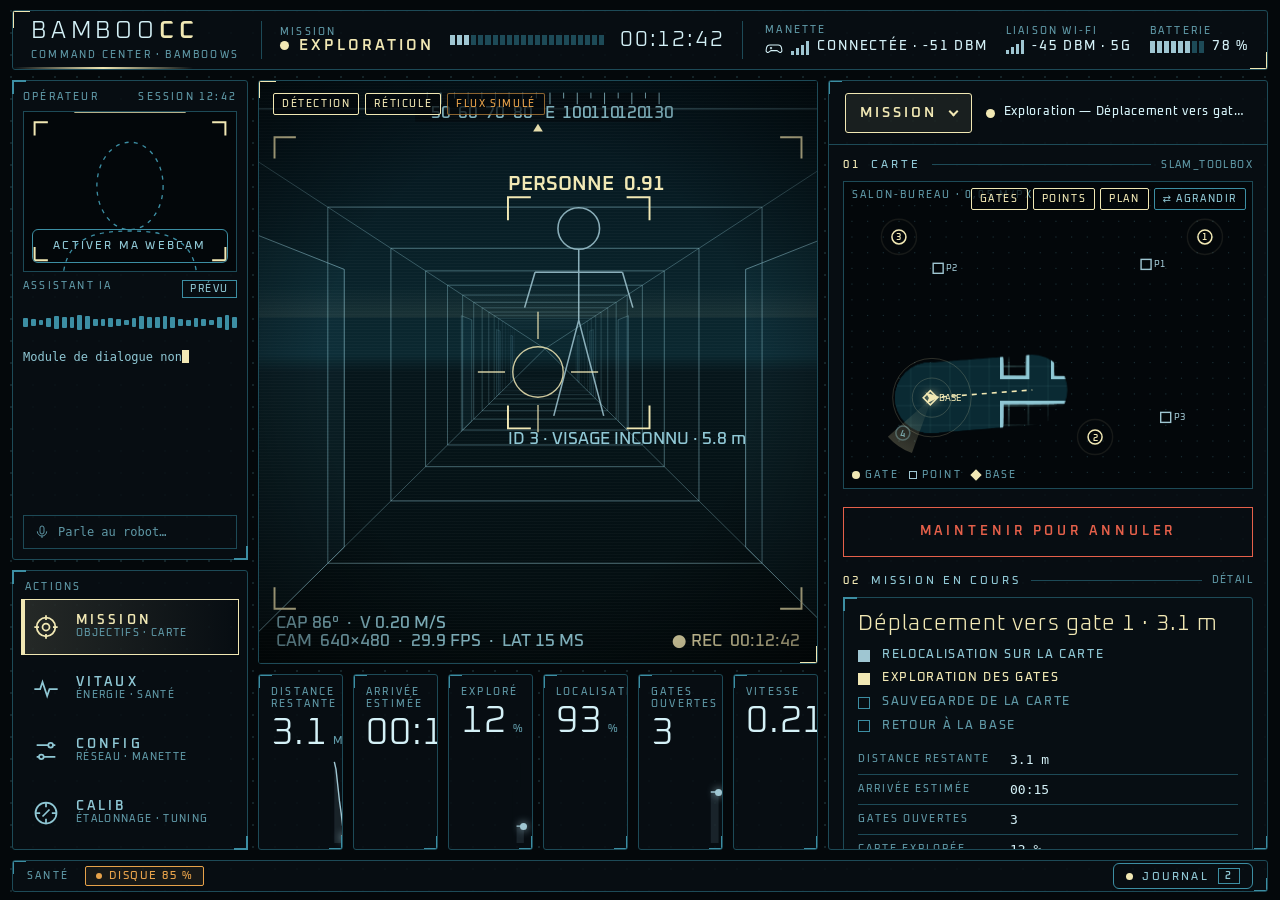
<file: docker/command-center-maquette/index.html>
<!doctype html>
<html lang="fr">
<head>
<meta charset="utf-8">
<meta name="viewport" content="width=device-width, initial-scale=1">
<meta name="theme-color" content="#04080b">
<title>Bamboo · Command Center (maquette)</title>
<!--
  MAQUETTE du Command Center. Données SIMULÉES (aucun accès au robot) : le but est de valider la
  mise en page, les widgets et le langage d'animation avant de brancher ROS.
    · touches 1-4 : modes · M : permuter caméra/carte (mode Mission) · J : journal · S : afficher les SOURCES
    · simulation d'états dégradés au clavier : N normal · B batterie critique · L liaison dégradée · H surchauffe · P manette absente
    · #mode=vitals|config|calib  #scn=bat|link|heat|pad  #src  #idle  #acc=0|1|2  #cal=slip|pid|batfull|batdis|geom|comp  #calon
    · #open=mission|calib|journal|pair  #live (tente le vrai flux caméra)
  Polices : Oxanium (licence OFL) réutilisées depuis ../portail/fonts/.
-->
<style>
  @font-face { font-family: "Oxanium"; font-weight: 300; font-display: swap; src: url("../portail/fonts/oxanium-300.ttf") format("truetype"); }
  @font-face { font-family: "Oxanium"; font-weight: 500; font-display: swap; src: url("../portail/fonts/oxanium-500.ttf") format("truetype"); }
  @font-face { font-family: "Oxanium"; font-weight: 600; font-display: swap; src: url("../portail/fonts/oxanium-600.ttf") format("truetype"); }

  :root {
    --bg:#04080b; --panel:#070f13; --line:#1d4a57; --line-hi:#3c8ea3;
    --ink:#d4f1f7; --ink2:#8fc7d4; --mute:#5f98a6;
    --cream:#f1e8b4; --alert:#e5604a; --amber:#e7a24a; --seg:#9fc6d2;
    --display:"Oxanium","Bahnschrift","Segoe UI",system-ui,sans-serif;
    --mono:ui-monospace,"Cascadia Mono","SF Mono",Menlo,Consolas,monospace;
    --c:var(--seg);
    color-scheme:dark;
  }
  *{box-sizing:border-box}
  html,body{height:100%;margin:0}
  body{background-color:var(--bg);background-image:radial-gradient(circle,rgb(111 183 200/.16) 1px,transparent 1.4px);background-size:22px 22px;
    color:var(--ink);font:400 14px/1.45 var(--display);overflow:auto}
  button{font:inherit;color:inherit}
  .micro{font:500 10px/1.2 var(--display);letter-spacing:.22em;text-transform:uppercase;color:var(--mute)}
  .mono{font-family:var(--mono)}

  /* ---------- grille générale ---------- */
  .app{display:grid;height:100dvh;min-height:690px;gap:10px;padding:10px 12px 8px;
    grid-template-columns:236px minmax(0,1fr) 440px;grid-template-rows:60px minmax(0,1fr) 176px 32px;
    grid-template-areas:"hdr hdr hdr" "rail stage panel" "rail strip panel" "foot foot foot"}
  .fr{position:relative;border:1px solid var(--line);background:rgb(7 15 19/.86);border-radius:3px;min-width:0;min-height:0}
  .fr::before,.fr::after{content:"";position:absolute;width:12px;height:12px;border:0 solid var(--line-hi);pointer-events:none;z-index:6}
  .fr::before{top:-1px;left:-1px;border-top-width:2px;border-left-width:2px}
  .fr::after{right:-1px;bottom:-1px;border-right-width:2px;border-bottom-width:2px}
  .fr.hi::before,.fr.hi::after{border-color:var(--cream);width:16px;height:16px}

  /* ---------- en-tête ---------- */
  .hdr{grid-area:hdr;display:grid;grid-template-columns:auto minmax(0,1fr) auto;align-items:center;gap:22px;padding:0 18px;overflow:hidden}
  .logo{font:300 24px/1 var(--display);letter-spacing:.2em;text-transform:uppercase;white-space:nowrap}
  .logo b{font-weight:600;color:var(--cream)} .logo small{display:block;margin-top:6px}
  .mchip{display:grid;grid-template-columns:auto minmax(80px,1fr) auto;align-items:center;gap:16px;min-width:0;padding:0 18px;border-left:1px solid var(--line);border-right:1px solid var(--line);height:38px}
  .mchip .mt{font:600 15px/1.1 var(--display);letter-spacing:.2em;text-transform:uppercase;color:var(--cream);white-space:nowrap}
  .mchip .mtime{font:300 22px/1 var(--display);letter-spacing:.08em;font-variant-numeric:tabular-nums}
  .pulse{width:9px;height:9px;border-radius:50%;background:var(--cream);box-shadow:0 0 0 0 rgb(241 232 180/.6);animation:pulse 1.6s ease-out infinite;display:inline-block;margin-right:10px}
  @keyframes pulse{to{box-shadow:0 0 0 12px rgb(241 232 180/0)}}
  .inds{display:flex;align-items:center;gap:18px}
  .ind{display:grid;gap:3px;min-width:0}
  .ind .iv{font:500 13px/1.1 var(--display);letter-spacing:.14em;text-transform:uppercase;white-space:nowrap;display:flex;align-items:center;gap:8px;--c:var(--seg)}
  .ind[data-lv="1"] .iv{--c:var(--amber);color:var(--amber)} .ind[data-lv="2"] .iv{--c:var(--alert);color:var(--alert);animation:blink 1s steps(2) infinite}
  .dotl{width:8px;height:8px;border-radius:50%;background:var(--c)}
  .sigb{display:inline-flex;align-items:flex-end;gap:2px;height:14px}.sigb i{width:3px;background:var(--line);transition:background .25s}.sigb i.on{background:var(--c)}
  .mbat{display:inline-flex;gap:2px}.mbat i{width:5px;height:12px;background:var(--line);transition:background .25s}.mbat i.on{background:var(--c)}
  .sim{display:flex;gap:6px;align-items:center;padding-left:16px;border-left:1px solid var(--line)}
  .sim button{padding:6px 8px;border:1px solid var(--line);border-radius:4px;background:transparent;cursor:pointer;font:500 10px/1 var(--display);letter-spacing:.14em;text-transform:uppercase;color:var(--mute)}
  .sim button[aria-pressed=true]{border-color:var(--amber);color:var(--amber)}
  .hb{position:absolute;left:0;right:0;bottom:0;height:2px;overflow:hidden;pointer-events:none}
  .hb::after{content:"";position:absolute;top:0;height:100%;width:180px;background:linear-gradient(90deg,transparent,var(--cream),transparent);animation:hb 4.5s linear infinite}
  @keyframes hb{from{transform:translateX(-200px)}to{transform:translateX(1500px)}}
  @keyframes blink{50%{opacity:.35}}

  /* ---------- rail gauche ---------- */
  .rail{grid-area:rail;display:grid;grid-template-rows:minmax(0,1fr) auto;gap:10px;min-height:0}
  .modes{position:relative;display:grid;gap:6px;padding:8px}
  .mode{position:relative;z-index:1;display:grid;grid-template-columns:32px 1fr;column-gap:12px;align-items:center;text-align:left;padding:8px 10px;border:1px solid transparent;border-radius:3px;background:transparent;cursor:pointer;color:var(--ink2);height:56px}
  .mode svg{grid-row:1/3;width:28px;height:28px;stroke:currentColor;fill:none;stroke-width:1.5;transition:stroke .3s}
  .mode b{font:600 13px/1.1 var(--display);letter-spacing:.24em;text-transform:uppercase;align-self:end}
  .mode small{font:500 9.5px/1.2 var(--display);letter-spacing:.14em;text-transform:uppercase;color:var(--mute);align-self:start}
  .mode[aria-pressed=true]{color:var(--cream)}
  .mode:hover{color:var(--ink)}
  .mode:focus-visible,.btn:focus-visible,.tile:focus-visible,.sb:focus-visible,.tg:focus-visible{outline:2px solid var(--cream);outline-offset:2px}
  .selb{position:absolute;left:8px;right:8px;top:0;height:56px;border:1px solid var(--cream);background:linear-gradient(90deg,rgb(241 232 180/.13),transparent);transition:transform .45s cubic-bezier(.7,0,.2,1);z-index:0;pointer-events:none}
  .selb::before{content:"";position:absolute;left:-1px;top:-1px;bottom:-1px;width:4px;background:var(--cream)}

  .op{display:grid;grid-template-rows:auto auto minmax(0,1fr);gap:8px;padding:10px;min-height:0}
  .opcam{position:relative;aspect-ratio:4/3;background:#03070a;border:1px solid var(--line);overflow:hidden}
  .opcam video{position:absolute;inset:0;width:100%;height:100%;object-fit:cover;transform:scaleX(-1);display:none;filter:saturate(.35) contrast(1.1) brightness(.9) hue-rotate(150deg)}
  .opcam.on video{display:block}
  .opcam svg{position:absolute;inset:0;width:100%;height:100%}
  .opcam .face{fill:none;stroke:var(--line-hi);stroke-width:1;stroke-dasharray:3 4}
  .opcam .scanl{stroke:var(--cream);stroke-width:1.5;animation:scanv 3.2s ease-in-out infinite alternate}
  @keyframes scanv{from{transform:translateY(12px)}to{transform:translateY(108px)}}
  .opcam .on-btn{position:absolute;left:8px;right:8px;bottom:8px;z-index:2}
  .opcam.on .on-btn{display:none}
  .btn{min-height:34px;padding:8px 12px;border:1px solid var(--line-hi);border-radius:6px;background:transparent;color:var(--ink2);cursor:pointer;font:500 11px/1 var(--display);letter-spacing:.2em;text-transform:uppercase;transition:background .15s,color .15s,border-color .15s}
  .btn:hover{border-color:var(--cream);color:var(--ink)}
  .btn.pri{background:var(--seg);border-color:var(--seg);color:var(--bg);font-weight:600}
  .btn.pri:hover{background:var(--cream);border-color:var(--cream)}
  .opmeta{display:flex;justify-content:space-between;gap:8px}
  .ai{display:grid;grid-template-rows:auto auto minmax(0,1fr) auto;gap:8px;min-height:0}
  .wave{display:flex;align-items:center;gap:3px;height:34px}
  .wave i{flex:1;background:var(--line-hi);height:4px;border-radius:1px;transition:height .12s}
  .aitxt{font:12px/1.5 var(--mono);color:var(--ink2);overflow:hidden}
  .aitxt .cur{display:inline-block;width:7px;height:13px;background:var(--cream);vertical-align:-2px;animation:blink 1s steps(2) infinite}
  .aiin{display:flex;gap:8px;align-items:center;border:1px solid var(--line);padding:8px 10px;color:var(--mute);font:12px var(--mono)}
  .aiin svg{width:16px;height:16px;stroke:currentColor;fill:none;stroke-width:1.5}

  /* ---------- scène caméra ---------- */
  .stage{grid-area:stage;overflow:hidden}
  .slot{position:absolute;inset:0;background:#03070a}
  .slot>.vp{position:absolute;inset:0}
  .vp canvas{width:100%;height:100%;display:block}
  .fx{position:absolute;inset:0;z-index:2;pointer-events:none;background:radial-gradient(ellipse at 50% 50%,transparent 55%,rgb(0 0 0/.55) 100%),repeating-linear-gradient(0deg,rgb(255 255 255/.022) 0 1px,transparent 1px 3px)}
  .vchips{position:absolute;left:14px;top:12px;z-index:4;display:flex;gap:6px;flex-wrap:wrap}
  .chip{padding:5px 8px;border:1px solid var(--line-hi);background:rgb(4 8 11/.72);font:500 10px/1 var(--display);letter-spacing:.16em;text-transform:uppercase;color:var(--ink2);cursor:pointer;border-radius:2px}
  .chip[aria-pressed=true]{border-color:var(--cream);color:var(--cream)}
  .chip.static{cursor:default;color:var(--amber);border-color:color-mix(in srgb,var(--amber) 60%,transparent)}
  .chip.live{color:var(--bg);background:var(--cream);border-color:var(--cream)}
  .glitch{position:absolute;inset:0;z-index:3;pointer-events:none;display:none;align-items:center;justify-content:center}
  .stage.degr .glitch{display:flex}
  .glitch b{font:600 18px var(--display);letter-spacing:.4em;color:var(--amber);text-shadow:0 0 14px rgb(231 162 74/.5);animation:blink 1s steps(2) infinite;background:rgb(4 8 11/.6);padding:8px 16px;border:1px solid var(--amber)}
  .stage.degr .vp{animation:jit .22s steps(2) infinite}
  @keyframes jit{50%{transform:translateX(2px)}}
  .stage.crit::after{border-color:var(--alert)}
  .stage.swapflash .slot{animation:sw .5s ease-out}
  @keyframes sw{0%{filter:brightness(2.2) contrast(1.4)}100%{filter:none}}

  /* ---------- bandeau de constantes ---------- */
  .strip{grid-area:strip;display:grid;grid-template-columns:repeat(6,minmax(0,1fr));gap:10px}
  .stat{display:grid;grid-template-rows:auto auto minmax(0,1fr);gap:4px;padding:11px 12px 6px;overflow:hidden;--c:var(--seg)}
  .stat[data-lv="1"]{--c:var(--amber)} .stat[data-lv="2"]{--c:var(--alert)}
  .stat .vrow{display:flex;align-items:baseline}
  .v{font:300 38px/1 var(--display);letter-spacing:.02em;font-variant-numeric:tabular-nums;color:var(--ink);transition:color .3s;white-space:nowrap}
  .stat[data-lv="1"] .v,.stat[data-lv="2"] .v{color:var(--c)}
  .u{font:500 11px var(--display);color:var(--mute);margin-left:6px;letter-spacing:.12em;text-transform:uppercase}
  .flash{animation:flash .65s ease-out}
  @keyframes flash{0%{color:#fff;text-shadow:0 0 16px var(--cream);transform:translateY(-1px)}100%{text-shadow:0 0 0 transparent;transform:none}}
  .stat[data-lv="2"]{animation:critb 1.3s ease-in-out infinite}
  @keyframes critb{50%{box-shadow:inset 0 0 0 1px var(--alert),0 0 20px rgb(229 96 74/.28)}}
  .sp{width:100%;height:100%;min-height:22px;overflow:visible}
  .sp polyline{fill:none;stroke:var(--c);stroke-width:1.4;vector-effect:non-scaling-stroke;transition:stroke .3s}
  .sp path{fill:var(--c);opacity:.12;stroke:none}
  .spw{position:relative;min-height:22px}
  .spd{position:absolute;right:-3px;width:7px;height:7px;margin-top:-3px;background:var(--c);border-radius:50%;box-shadow:0 0 8px var(--c);transition:top .4s}

  /* ---------- panneau de mode ---------- */
  .panel{grid-area:panel;display:grid;grid-template-columns:minmax(0,1fr);grid-template-rows:auto minmax(0,1fr);overflow:hidden}
  .ph{padding:12px 16px 11px;border-bottom:1px solid var(--line);display:flex;align-items:flex-end;justify-content:space-between;gap:12px}
  .ph h2{margin:0;font:300 24px/1 var(--display);letter-spacing:.18em;text-transform:uppercase;white-space:nowrap}
  .ph .micro{white-space:nowrap}
  .ph h2 i{font-style:normal;color:var(--cream);font-size:13px;letter-spacing:.2em;margin-right:12px;vertical-align:4px}
  .pb{overflow:auto;padding:14px 14px 22px;display:grid;grid-template-columns:minmax(0,1fr);gap:18px;align-content:start;scrollbar-width:thin;scrollbar-color:var(--line-hi) transparent;position:relative}
  .panel.out .pb{opacity:0;transform:translateX(14px);transition:opacity .14s,transform .14s}
  .sweep{position:absolute;left:0;right:0;top:0;height:2px;background:linear-gradient(90deg,transparent,var(--cream),transparent);z-index:5;opacity:0;pointer-events:none}
  .panel.in .sweep{animation:swp .7s ease-out}
  @keyframes swp{0%{opacity:1;top:50px}100%{opacity:0;top:100%}}
  .blk{display:grid;gap:11px;position:relative}
  .bt{display:flex;align-items:center;gap:10px;font:500 11px/1 var(--display);letter-spacing:.28em;text-transform:uppercase;color:var(--ink2)}
  .bt i{font-style:normal;color:var(--cream)} .bt::after{content:"";flex:1;height:1px;background:var(--line)}
  .bt em{order:2;font-style:normal;font-size:10px;letter-spacing:.14em;color:var(--mute)}
  .rv{opacity:0;transform:translateY(12px);animation:rv .55s cubic-bezier(.2,.8,.2,1) forwards;animation-delay:calc(var(--i,0)*60ms)}
  @keyframes rv{to{opacity:1;transform:none}}
  .row2{display:grid;grid-template-columns:1fr 1fr;gap:12px}
  .row3{display:grid;grid-template-columns:repeat(3,1fr);gap:8px}
  .card{padding:11px 12px;display:grid;gap:8px;position:relative}

  /* ---------- jauge radiale ---------- */
  .gauge{position:relative;width:100%;max-width:200px;aspect-ratio:1;margin:0 auto;--c:var(--seg)}
  .gauge[data-lv="1"]{--c:var(--amber)} .gauge[data-lv="2"]{--c:var(--alert)}
  .gauge svg{position:absolute;inset:0;width:100%;height:100%;overflow:visible}
  .gauge .trk{fill:none;stroke:var(--line);stroke-width:5}
  .gauge .val{fill:none;stroke:var(--c);stroke-width:5;transition:stroke-dashoffset .55s cubic-bezier(.2,.8,.2,1),stroke .3s;filter:drop-shadow(0 0 4px color-mix(in srgb,var(--c) 60%,transparent))}
  .gauge .tk{stroke:var(--line);stroke-width:1.2;transition:stroke .25s}
  .gauge .tk.on{stroke:var(--c)} .gauge .tk.mj{stroke-width:2.2}
  .gauge.init .val{transition-duration:1.3s}
  .gauge.init .tk{transition-delay:calc(var(--k)*16ms)}
  .gauge .rip{fill:none;stroke:var(--c);stroke-width:1.6;opacity:0;transform-box:fill-box;transform-origin:center}
  .gauge.rp .rip{animation:rip .95s ease-out}
  @keyframes rip{from{opacity:.95;transform:scale(.72)}to{opacity:0;transform:scale(1.2)}}
  .gauge[data-lv="2"] .val{animation:critglow 1.2s ease-in-out infinite}
  @keyframes critglow{50%{filter:drop-shadow(0 0 10px var(--alert))}}
  .gauge .ctr{position:absolute;inset:0;display:grid;place-content:center;text-align:center;pointer-events:none;padding-bottom:6%}
  .gauge .gv{font:300 40px/1 var(--display);font-variant-numeric:tabular-nums;transition:color .3s}
  .gauge[data-lv="1"] .gv,.gauge[data-lv="2"] .gv{color:var(--c)}
  .gauge .gu{font:500 10.5px/1 var(--display);letter-spacing:.2em;color:var(--mute);margin-top:4px;text-transform:uppercase}
  .gauge .gl{position:absolute;left:0;right:0;bottom:2%;text-align:center;font:500 10px/1 var(--display);letter-spacing:.24em;text-transform:uppercase;color:var(--ink2)}
  .gauge.sm .gv{font-size:27px}.gauge.sm .gu{font-size:9px}.gauge.sm .gl{font-size:8.5px;letter-spacing:.16em;bottom:0}

  /* ---------- barre segmentée ---------- */
  .bar{display:grid;gap:5px;position:relative;--c:var(--seg)}
  .bar[data-lv="1"]{--c:var(--amber)} .bar[data-lv="2"]{--c:var(--alert)}
  .bar .bh{display:flex;justify-content:space-between;align-items:baseline}
  .bar .bv{font:500 15px/1 var(--display);font-variant-numeric:tabular-nums}
  .bar .bv small{color:var(--mute);margin-left:4px;font-size:10px;letter-spacing:.12em}
  .bar[data-lv="1"] .bv,.bar[data-lv="2"] .bv{color:var(--c)}
  .segs{display:flex;gap:2px;height:10px}
  .segs i{flex:1;background:var(--line);transition:background .22s}
  .segs i.on{background:var(--c)}
  .bar.init .segs i{transition-delay:calc(var(--k)*22ms)}
  .bar[data-lv="2"] .segs i.on{animation:blink 1s steps(2) infinite}

  /* ---------- horizon, matrice ---------- */
  .hz{position:relative;width:100%;max-width:150px;aspect-ratio:1;margin:0 auto}.hz svg{width:100%;height:100%}
  .mx{display:grid;grid-template-columns:repeat(auto-fill,15px);gap:4px}
  .mx i{width:15px;height:15px;border:1px solid var(--line-hi);transition:background .3s,border-color .3s}
  .mx i[data-lv="0"]{background:rgb(159 198 210/.16)}
  .mx i[data-lv="1"]{background:var(--amber);border-color:var(--amber)}
  .mx i[data-lv="2"]{background:var(--alert);border-color:var(--alert);animation:blink .8s steps(2) infinite}
  .mx i.chg{animation:mxc .8s ease-out}
  @keyframes mxc{0%{transform:scale(1.9);box-shadow:0 0 14px var(--cream)}100%{transform:none}}
  .anom{display:grid;gap:5px;font:12px/1.35 var(--mono)}
  .anom div{display:flex;gap:8px;align-items:baseline;padding:5px 8px;border-left:3px solid var(--amber);background:rgb(231 162 74/.07);animation:evin .45s ease-out}
  .anom div.l2{border-left-color:var(--alert);background:rgb(229 96 74/.09)}
  .anom b{font:600 10px var(--display);letter-spacing:.16em;color:var(--amber)} .anom .l2 b{color:var(--alert)}
  .anom .ok{border-left-color:var(--line-hi);background:transparent;color:var(--mute)}

  /* ---------- formulaires ---------- */
  .tiles{display:grid;grid-template-columns:repeat(6,1fr);gap:8px}
  .tile{grid-column:span 2;position:relative;padding:11px 6px 9px;display:grid;justify-items:center;gap:7px;border:1px solid var(--line);background:rgb(7 15 19/.9);cursor:pointer;text-align:center;border-radius:3px;transition:border-color .2s,background .2s}
  .tile:nth-child(n+4){grid-column:span 3}
  .tile svg{width:34px;height:34px;stroke:var(--ink2);fill:none;stroke-width:1.4;transition:stroke .25s,transform .25s}
  .tile b{font:600 10.5px/1.25 var(--display);letter-spacing:.14em;text-transform:uppercase}
  .tile:hover{border-color:var(--line-hi)} .tile:hover svg{transform:scale(1.08)}
  .tile[aria-pressed=true]{border-color:var(--cream);background:linear-gradient(180deg,rgb(241 232 180/.11),transparent)}
  .tile[aria-pressed=true] svg{stroke:var(--cream)}
  .st{font:500 8.5px/1 var(--display);letter-spacing:.16em;text-transform:uppercase;padding:3px 5px;border:1px solid}
  .st.ok{color:var(--seg);border-color:var(--line-hi)} .st.part{color:var(--amber);border-color:color-mix(in srgb,var(--amber) 55%,transparent)} .st.todo{color:var(--alert);border-color:color-mix(in srgb,var(--alert) 55%,transparent)}
  .prm{display:grid;gap:12px}
  .pr{display:grid;gap:6px}
  .pr .pl{display:flex;justify-content:space-between;align-items:baseline;font:500 11px var(--display);letter-spacing:.14em;text-transform:uppercase;color:var(--ink2)}
  .pr .pl output{font:500 13px var(--mono);color:var(--cream);letter-spacing:0}
  .pr.tgr{grid-template-columns:1fr auto;align-items:center}
  .seg{display:grid;grid-auto-flow:column;grid-auto-columns:1fr;gap:6px}
  .sb{padding:8px 6px;border:1px solid var(--line-hi);border-radius:6px;background:transparent;cursor:pointer;color:var(--ink2);font:500 10.5px/1.2 var(--display);letter-spacing:.14em;text-transform:uppercase}
  .sb[aria-pressed=true]{background:var(--seg);border-color:var(--seg);color:var(--bg);font-weight:600}
  .tg{width:42px;height:22px;border:1px solid var(--line-hi);border-radius:11px;position:relative;cursor:pointer;background:transparent;padding:0}
  .tg::after{content:"";position:absolute;top:3px;left:3px;width:14px;height:14px;border-radius:50%;background:var(--mute);transition:transform .22s,background .22s}
  .tg[aria-checked=true]{border-color:var(--cream)} .tg[aria-checked=true]::after{transform:translateX(20px);background:var(--cream)}
  input[type=range]{-webkit-appearance:none;appearance:none;width:100%;height:20px;background:transparent;margin:0;cursor:pointer}
  input[type=range]::-webkit-slider-runnable-track{height:2px;background:linear-gradient(90deg,var(--cream) var(--p,50%),var(--line) var(--p,50%))}
  input[type=range]::-webkit-slider-thumb{-webkit-appearance:none;width:12px;height:12px;margin-top:-5px;background:var(--bg);border:2px solid var(--cream);transform:rotate(45deg)}
  input[type=range]:focus-visible{outline:2px solid var(--cream);outline-offset:3px}
  .pts{display:flex;flex-wrap:wrap;gap:6px;align-items:center}
  .pt{padding:5px 9px;border:1px solid var(--line-hi);font:500 11px var(--mono);color:var(--ink)}
  .pt+.pt::before{content:"→";margin-right:8px;color:var(--cream)}
  .hold{position:relative;overflow:hidden;min-height:50px;border:1px solid var(--cream);background:transparent;color:var(--cream);font:600 13px var(--display);letter-spacing:.3em;text-transform:uppercase;cursor:pointer;user-select:none;touch-action:none;width:100%}
  .hold::before{content:"";position:absolute;inset:0;width:calc(var(--p,0)*100%);background:rgb(241 232 180/.28)}
  .hold span{position:relative}
  .hold.danger{border-color:var(--alert);color:var(--alert)} .hold.danger::before{background:rgb(229 96 74/.28)}
  .hold:focus-visible{outline:2px solid var(--cream);outline-offset:2px}
  .q{display:grid;gap:6px}
  .qi{display:grid;grid-template-columns:auto 1fr auto;gap:10px;align-items:center;padding:8px 10px;border:1px solid var(--line);font:500 12px var(--display);letter-spacing:.1em}
  .qi.run{border-color:var(--cream)} .qi .qs{font:500 9px var(--display);letter-spacing:.16em;color:var(--mute);text-transform:uppercase}
  .qi.run .qs{color:var(--cream)} .qn{font:300 18px var(--display);color:var(--mute)}

  /* ---------- carte / scope / opérateur ---------- */
  .mapw{position:relative;aspect-ratio:4/3;background:#03070a;border:1px solid var(--line);overflow:hidden}
  .mapw .vp{position:absolute;inset:0}
  .mapmeta{position:absolute;left:8px;top:7px;z-index:3;pointer-events:none}
  .maptools{position:absolute;right:6px;top:6px;z-index:4;display:flex;gap:5px}
  .mapleg{position:absolute;left:8px;bottom:7px;z-index:3;display:flex;gap:10px;pointer-events:none}
  .mapleg span{display:flex;align-items:center;gap:5px}.mapleg i{width:8px;height:8px;display:inline-block}
  .scope{position:relative;aspect-ratio:2.4;border:1px solid var(--line);background:#03070a}.scope canvas{width:100%;height:100%;display:block}
  .legend{display:flex;gap:14px;flex-wrap:wrap}.legend span{display:flex;align-items:center;gap:6px}.legend i{width:14px;height:2px;display:inline-block}
  .lst{display:grid;gap:6px}
  .li{display:grid;grid-template-columns:auto 1fr auto;gap:10px;align-items:center;padding:8px 10px;border:1px solid var(--line);font:12px var(--display)}
  .li b{font:600 12px var(--display);letter-spacing:.12em;text-transform:uppercase}.li small{display:block;color:var(--mute);font:11px var(--mono)}
  .dotc{width:8px;height:8px;border-radius:50%;background:var(--seg)} .dotc.w{background:var(--amber)} .dotc.e{background:var(--alert)} .dotc.o{background:var(--line)}
  .big{font:300 34px/1 var(--display);letter-spacing:.14em;text-transform:uppercase}
  .badge{display:inline-block;padding:3px 7px;border:1px solid var(--line-hi);font:500 10px/1 var(--display);letter-spacing:.16em;text-transform:uppercase;color:var(--ink2)}
  .badge.ok{border-color:var(--cream);color:var(--cream)}
  .svcs{display:grid;grid-template-columns:1fr 1fr;gap:6px}.svcs .li{grid-template-columns:auto 1fr;padding:6px 8px}.svcs .li b{font-size:10px;letter-spacing:.06em}
  .sigs{display:inline-flex;align-items:flex-end;gap:2px;height:12px}.sigs i{width:3px;background:var(--seg)}

  /* ---------- bandeau d'événements ---------- */
  .foot{grid-area:foot;display:flex;align-items:center;gap:16px;padding:0 14px;overflow:hidden}
  .foot .lbl{flex:none;color:var(--cream)}
  .evs{display:flex;gap:26px;overflow:hidden;min-width:0;flex:1}
  .ev{display:flex;gap:9px;align-items:baseline;white-space:nowrap;font:12px var(--mono);color:var(--mute);animation:evin .55s cubic-bezier(.2,.8,.2,1)}
  .ev:first-child{color:var(--ink)}
  .ev b{font:600 10px var(--display);letter-spacing:.16em;color:var(--seg)} .ev.l1 b{color:var(--amber)} .ev.l2 b{color:var(--alert)}
  @keyframes evin{from{opacity:0;transform:translateX(34px)}to{opacity:1;transform:none}}

  /* ---------- sources (revue de faisabilité) ---------- */
  .src{display:none;position:absolute;left:4px;bottom:3px;z-index:9;pointer-events:none;max-width:96%;overflow:hidden;text-overflow:ellipsis;white-space:nowrap;
    font:500 9px/1.3 var(--mono);color:var(--cream);background:rgb(4 8 11/.9);padding:1px 4px;font-style:normal;border:1px solid color-mix(in srgb,var(--cream) 35%,transparent)}
  .src.todo{color:var(--alert);border-color:color-mix(in srgb,var(--alert) 45%,transparent)}
  body.srcs .src{display:block}
  .srcnote{display:none;font:11px/1.4 var(--mono);color:var(--cream)} body.srcs .srcnote{display:block}

  /* ---------- modale ---------- */
  dialog{width:min(540px,calc(100vw - 24px));max-height:calc(100dvh - 24px);overflow:auto;padding:0;border:1px solid var(--line-hi);border-radius:3px;background:var(--panel);color:var(--ink)}
  dialog::backdrop{background:rgb(2 5 7/.82)}
  dialog::before,dialog::after{content:"";position:absolute;width:16px;height:16px;border:0 solid var(--cream);pointer-events:none}
  dialog::before{top:0;left:0;border-top-width:2px;border-left-width:2px} dialog::after{right:0;bottom:0;border-right-width:2px;border-bottom-width:2px}
  .mh{display:flex;justify-content:space-between;align-items:center;padding:12px 22px;border-bottom:1px solid var(--line)}
  .mb{padding:20px 22px 6px;display:grid;gap:16px}.mb h3{margin:0;font:300 28px/1.15 var(--display);letter-spacing:.06em;text-transform:uppercase}
  .mf{display:flex;justify-content:flex-end;gap:10px;padding:16px 22px 22px}
  .callout{padding:12px 14px;border:1px solid var(--line);border-left:3px solid var(--cream);background:rgb(241 232 180/.06)}
  .callout strong{display:block;margin-bottom:4px;font:600 12px var(--display);letter-spacing:.2em;text-transform:uppercase;color:var(--cream)}
  .steps{list-style:none;margin:0;padding:0;display:grid;gap:8px;font:500 12px/1.3 var(--display);letter-spacing:.14em;text-transform:uppercase}
  .steps li{display:flex;align-items:center;gap:12px;color:var(--mute)}.steps li::before{content:"";width:10px;height:10px;border:1px solid var(--line-hi)}
  .steps li.doing{color:var(--cream)}.steps li.doing::before{background:var(--cream);border-color:var(--cream)}
  .steps li.done{color:var(--ink2)}.steps li.done::before{background:var(--seg);border-color:var(--seg)}
  .pgb{height:12px;background:repeating-linear-gradient(90deg,var(--line) 0 5px,transparent 5px 8px);position:relative}
  .pgb i{position:absolute;inset:0 auto 0 0;width:0;background:repeating-linear-gradient(90deg,var(--cream) 0 5px,transparent 5px 8px);transition:width .3s linear}
  table.kv{border-collapse:collapse;width:100%}table.kv tr{border-bottom:1px solid var(--line)}
  table.kv th{text-align:left;padding:7px 12px 7px 0;width:40%;font:500 10px var(--display);letter-spacing:.2em;text-transform:uppercase;color:var(--mute)}
  table.kv td{padding:7px 0;font:13px var(--mono)}


  /* ---------- v2 : en-tête, pastilles, journal, accordéons, détail ---------- */
  .ind{position:relative}
  .ind .src{left:0;top:calc(100% + 2px);bottom:auto}
  .pico{width:18px;height:18px;stroke:currentColor;fill:none;stroke-width:1.4;flex:none}
  .ind[data-lv="1"] .sigb i.on{background:var(--amber)} .ind[data-lv="2"] .sigb i.on{background:var(--alert)}
  .pulse.off{animation:none;background:var(--line-hi)}
  .ph{align-items:center;gap:14px}
  .phbtn{display:inline-flex;align-items:center;gap:12px;flex:none;min-height:40px;padding:8px 14px;border:1px solid var(--cream);border-radius:3px;background:rgb(241 232 180/.08);color:var(--cream);font:600 14px/1 var(--display);letter-spacing:.22em;text-transform:uppercase;cursor:pointer;transition:background .15s}
  .phbtn:hover{background:rgb(241 232 180/.2)} .phbtn:focus-visible{outline:2px solid var(--cream);outline-offset:3px}
  .chev{width:7px;height:7px;border-right:2px solid currentColor;border-bottom:2px solid currentColor;transform:rotate(45deg);margin-top:-3px;display:inline-block;flex:none;transition:transform .25s,margin .25s}
  .phtxt{min-width:0;flex:1;display:flex;align-items:center;gap:9px;font:500 12px/1.3 var(--display);letter-spacing:.06em;color:var(--ink)}
  .phtxt span{overflow:hidden;white-space:nowrap;text-overflow:ellipsis}
  .phtxt .pulse{margin-right:0;flex:none} .phtxt .dotc{flex:none}
  .foot .lbl{color:var(--mute)}
  .pills{display:flex;gap:8px;align-items:center;min-width:0;flex:1;overflow:hidden}
  .pill{display:inline-flex;align-items:center;gap:7px;padding:4px 10px;border:1px solid var(--line);border-radius:2px;font:500 10.5px/1 var(--display);letter-spacing:.14em;text-transform:uppercase;color:var(--mute);white-space:nowrap;user-select:none;cursor:default;--c:var(--seg)}
  .pill i{width:6px;height:6px;border-radius:50%;background:var(--c);flex:none}
  .pill[data-lv="1"]{border-color:var(--amber);color:var(--amber);--c:var(--amber);background:rgb(231 162 74/.08)}
  .pill[data-lv="2"]{border-color:var(--alert);color:var(--alert);--c:var(--alert);background:rgb(229 96 74/.1);animation:blink 1s steps(2) infinite}
  .jbtn{flex:none;display:inline-flex;align-items:center;gap:9px;min-height:24px!important;padding:4px 12px!important}
  .jbtn .live{width:7px;height:7px;border-radius:50%;background:var(--cream);animation:pulse 1.6s ease-out infinite}
  .jbtn b{font:600 10px/1 var(--display);padding:2px 6px;border:1px solid var(--line-hi);color:var(--ink2)}
  .jbtn b[data-lv="1"]{border-color:var(--amber);color:var(--amber)} .jbtn b[data-lv="2"]{border-color:var(--alert);color:var(--alert)}
  .callout.warn{border-left-color:var(--alert);background:rgb(229 96 74/.08)}
  .callout p{margin:0;color:var(--ink)}
  dialog.wide{width:min(780px,calc(100vw - 24px))}
  .mtiles{display:grid;grid-template-columns:repeat(auto-fill,minmax(112px,1fr));gap:8px}
  .mtiles .tile,.mtiles .tile:nth-child(n+4){grid-column:auto}
  .mdesc{margin:0;color:var(--ink2);font-size:14px;min-height:44px}
  .jl{display:grid;gap:3px;max-height:44vh;overflow:auto;font:12px/1.4 var(--mono);scrollbar-width:thin;scrollbar-color:var(--line-hi) transparent;align-content:start}
  .jr{display:grid;grid-template-columns:70px 50px 1fr;gap:10px;padding:5px 8px;border-left:3px solid var(--line-hi);background:rgb(159 198 210/.04)}
  .jr b{font:600 10px/1.7 var(--display);letter-spacing:.16em;color:var(--seg)} .jr .jt{color:var(--mute)}
  .jr.l1{border-left-color:var(--amber);background:rgb(231 162 74/.07)} .jr.l1 b{color:var(--amber)}
  .jr.l2{border-left-color:var(--alert);background:rgb(229 96 74/.09)} .jr.l2 b{color:var(--alert)}
  .jr.new{animation:evin .5s cubic-bezier(.2,.8,.2,1)}
  .jtools{display:flex;gap:8px;flex-wrap:wrap;align-items:center}
  .jtools .seg{flex:1;min-width:220px}
  .accs{display:grid;gap:10px}
  .acc{position:relative;border:1px solid var(--line);border-radius:3px;background:rgb(7 15 19/.86);transition:border-color .2s}
  .acc.open{border-color:var(--line-hi)}
  .acch{display:grid;grid-template-columns:1fr auto auto;gap:12px;align-items:center;width:100%;padding:13px 14px;border:0;background:transparent;cursor:pointer;text-align:left;color:var(--ink)}
  .acch .at{font:600 12px/1.2 var(--display);letter-spacing:.24em;text-transform:uppercase;transition:color .2s}
  .acch .asum{font:500 10px/1.2 var(--display);letter-spacing:.14em;text-transform:uppercase;color:var(--mute);white-space:nowrap;overflow:hidden;text-overflow:ellipsis;max-width:190px}
  .acc.open .acch .at{color:var(--cream)} .acc.open .chev{transform:rotate(225deg);margin-top:3px}
  .acch:hover .at{color:var(--ink)} .acch:focus-visible{outline:2px solid var(--cream);outline-offset:-2px}
  .accb{display:grid;grid-template-rows:0fr;transition:grid-template-rows .38s cubic-bezier(.2,.8,.2,1)}
  .acc.open .accb{grid-template-rows:1fr}
  .acci{overflow:hidden;min-height:0}
  .accp{padding:4px 14px 16px;display:grid;gap:12px;opacity:0;transform:translateY(-6px);transition:opacity .3s .08s,transform .3s .08s}
  .acc.open .accp{opacity:1;transform:none}
  .dtl{padding:13px 14px;display:grid;gap:11px}
  .dhead{font:300 22px/1.2 var(--display);letter-spacing:.05em;color:var(--cream)}
  .pdesc{margin:0;color:var(--ink2)}
  .tags2{display:flex;flex-wrap:wrap;gap:8px;align-items:center}
  .hold.dis{opacity:.45;cursor:not-allowed;border-color:var(--line-hi);color:var(--mute)} .hold.dis::before{display:none}
  .note{font:500 12px/1.4 var(--display);letter-spacing:.05em}
  @media (prefers-reduced-motion:reduce){.accb,.accp{transition:none}}

  @media (max-width:1180px){
    body{overflow:auto}.app{height:auto;grid-template-columns:minmax(0,1fr);grid-template-rows:auto;grid-template-areas:"hdr" "stage" "strip" "panel" "rail" "foot"}
    .stage{aspect-ratio:4/3}.strip{grid-template-columns:repeat(2,1fr)}.inds{display:none}.rail{grid-template-rows:auto}.panel{min-height:520px}
  }
  @media (prefers-reduced-motion:reduce){*{animation:none!important;transition:none!important}.rv{opacity:1;transform:none}}
</style>
</head>
<body>
<div class="app" id="app">
  <header class="hdr fr hi">
    <div class="logo">Bamboo<b>CC</b><small class="micro">Command Center · BambooWS</small></div>
    <div class="mchip" id="mchip">
      <div><div class="micro">Mission</div><div class="mt"><span class="pulse"></span><span id="mt">EXPLORATION</span></div></div>
      <div id="mprog"></div>
      <div class="mtime" id="mtime">00:12:41</div>
    </div>
    <div class="inds">
      <div class="ind" id="iPad" data-lv="0"><span class="micro">Manette</span><span class="iv"><svg class="pico" viewBox="0 0 24 24" aria-hidden="true"><path d="M6.5 8h11a4.5 4.5 0 0 1 4.4 3.6l.6 3.4a2.4 2.4 0 0 1-4.1 2.1L16 15.5H8L5.6 17.1a2.4 2.4 0 0 1-4.1-2.1l.6-3.4A4.5 4.5 0 0 1 6.5 8z"/><path d="M8 10.5v3M6.5 12h3"/></svg><span class="sigb" id="sigp"><i style="height:4px"></i><i style="height:7px"></i><i style="height:10px"></i><i style="height:14px"></i></span><span id="iPadT">Connectée</span></span><em class="src todo">✗ RSSI Bluetooth : à exposer par l'hôte</em></div>
      <div class="ind" id="iLink" data-lv="0"><span class="micro">Liaison Wi-Fi</span><span class="iv"><span class="sigb" id="sigb"><i style="height:4px"></i><i style="height:7px"></i><i style="height:10px"></i><i style="height:14px"></i></span><span id="iLinkT">−45 dBm · 5G</span></span><em class="src todo">✗ wpa_cli signal_poll : à exposer</em></div>
      <div class="ind" id="iBat" data-lv="0"><span class="micro">Batterie</span><span class="iv"><span class="mbat" id="mbat"></span><span id="iBatT">78 %</span></span><em class="src">/battery · BatteryCalibState · soc_pct</em></div>
    </div>
    <div class="hb"></div>
  </header>

  <aside class="rail">
    <section class="op fr" aria-label="Opérateur">
      <div class="opmeta"><span class="micro">Opérateur</span><span class="micro" id="opSess">Session 00:12</span></div>
      <div class="opcam" id="opcam">
        <video id="opvid" autoplay muted playsinline></video>
        <svg viewBox="0 0 160 120" preserveAspectRatio="xMidYMid slice" aria-hidden="true">
          <ellipse class="face" cx="80" cy="56" rx="25" ry="33"/><path class="face" d="M30 120c4-24 22-30 50-30s46 6 50 30"/>
          <path d="M8 18V8h10M152 18V8h-10M8 102v10h10M152 102v10h-10" fill="none" stroke="var(--cream)" stroke-width="1.5"/>
          <line class="scanl" x1="38" x2="122" y1="0" y2="0"/>
        </svg>
        <button class="btn on-btn" id="camOn" type="button">Activer ma webcam</button>
      </div>
      <div class="ai">
        <div class="opmeta"><span class="micro">Assistant IA</span><span class="badge">Prévu</span></div>
        <div class="wave" id="wave"></div>
        <div class="aitxt" id="aitxt"></div>
        <div class="aiin"><svg viewBox="0 0 24 24"><rect x="9" y="3" width="6" height="12" rx="3"/><path d="M5 11a7 7 0 0 0 14 0M12 18v3"/></svg><span>Parle au robot…</span></div>
      </div>
    </section>
    <nav class="modes fr" id="modes" aria-label="Modes d'action"><div class="micro" style="padding:2px 4px 0">Actions</div><div class="selb" id="selb"></div></nav>
  </aside>

  <main class="stage fr hi" id="stage">
    <div class="slot" id="slotBig"></div>
    <div class="fx"></div>
    <div class="vchips" id="vchips"></div>
    <div class="glitch"><b>SIGNAL DÉGRADÉ</b></div>
  </main>

  <section class="strip" id="strip" aria-label="Constantes du mode"></section>

  <section class="panel fr" id="panel" aria-live="polite">
    <div class="ph" id="ph"></div>
    <div class="pb" id="pb"><div class="sweep"></div></div>
  </section>

  <footer class="foot fr"><span class="micro lbl">Santé</span><div class="pills" id="pills" role="status" aria-label="Santé du robot"></div><button class="btn jbtn" id="jbtn" type="button" aria-haspopup="dialog"><i class="live"></i>Journal<b id="jcount" data-lv="0" style="display:none">0</b></button></footer>
</div>
<dialog id="dlg" aria-labelledby="dlgT"></dialog>

<script>
(function () {
"use strict";
var $ = function (s, r) { return (r || document).querySelector(s); };
var NS = "http://www.w3.org/2000/svg";
var clamp = function (v, a, b) { return Math.min(b, Math.max(a, v)); };
var lerp = function (a, b, t) { return a + (b - a) * t; };
var reduce = matchMedia("(prefers-reduced-motion: reduce)").matches;
var seed = 1337;                                   // bruit reproductible : mêmes captures à chaque essai
function rng() { seed |= 0; seed = seed + 0x6D2B79F5 | 0; var t = Math.imul(seed ^ seed >>> 15, 1 | seed); t = t + Math.imul(t ^ t >>> 7, 61 | t) ^ t; return ((t ^ t >>> 14) >>> 0) / 4294967296; }
function rnd(a, b) { return a + rng() * (b - a); }
function h(tag, cls, html) { var e = document.createElement(tag); if (cls) e.className = cls; if (html != null) e.innerHTML = html; return e; }
function sv(tag, attrs) { var e = document.createElementNS(NS, tag); for (var k in attrs) e.setAttribute(k, attrs[k]); return e; }
function pad(n) { return (n < 10 ? "0" : "") + n; }
function hms(s) { s = Math.max(0, Math.floor(s)); return pad(Math.floor(s / 3600)) + ":" + pad(Math.floor(s / 60) % 60) + ":" + pad(s % 60); }
function ms2(s) { s = Math.max(0, Math.floor(s)); return pad(Math.floor(s / 60)) + ":" + pad(s % 60); }
var HASH = {}; location.hash.replace(/^#/, "").split("&").forEach(function (p) { if (p) { var a = p.split("="); HASH[a[0]] = a[1] === undefined ? true : a[1]; } });

/* ======================= état simulé ======================= */
var S = { mode: "mission", scn: "normal", t0: performance.now(), mission: "explore", engaged: true, swapped: false, prog: 0, pad: true, cal: "slip", calOn: false, calP: 0, rmode: "Conduite", jOpen: false, jPause: false, unread: 0, unreadLv: 0, mT0: performance.now() - 761000 };
var V = { bat_v: 12.17, soc: 78, cur: 1.4, speed: 0.22, cpu: 62, temp: 61, mem: 16, disk: 85, rssi: -45, link: 433, fpsC: 30, fpsD: 14.9, fpsO: 14.9, lat: 15, loss: 2,
  rpmL: 62, rpmR: 60, roll: 0.5, pitch: -1, yaw: 132, clients: 2, padRssi: -52, dist: 6.2, eta: 94, expl: 12, match: 93, gates: 4, vw: 0.22, ww: 0, gz: 0, slip: 0.55, pi: 0.02 };
var BASE = { bat_v: [12.12, .02], soc: [78, 0], cur: [1.4, .25], speed: [.22, .05], cpu: [62, 5], temp: [61, .5], mem: [16, .4], rssi: [-45, 2], link: [433, 0], fpsC: [30, .3], fpsD: [14.9, .4], fpsO: [14.9, .3], lat: [15, 2], loss: [2, .8], rpmL: [62, 4], rpmR: [60, 4], roll: [.5, .7], pitch: [-1, .7], match: [93, 3], padRssi: [-52, 3] };
var SCN = { normal: {}, bat: { soc: [11, 0], bat_v: [10.5, .03], cur: [3.4, .3] }, link: { rssi: [-84, 2], link: [14, 3], lat: [190, 20], loss: [31, 4], fpsO: [5, 1], match: [58, 4] }, heat: { cpu: [96, 2], temp: [84, .5], fpsD: [6, .5], mem: [93, 1] } };
var DIAG = ["bluetooth: adaptateur", "js0: périphérique", "joy_linux: présence", "teleop: chemin servo", "teleop: manette", "teleop: modes", "teleop: traction", "gamepad: sortie", "mode_manager: modes", "health: observateur",
  "camera_fps: présence", "gscam: présence", "stream_mux: flux vidéo", "web_video: cadence", "web_video: présence", "face_train: apprentissage", "facerecog: reconnaissance", "overlay: enregistrement", "overlay: incrustation", "tracking: détection",
  "esp32: actuation", "esp32: batterie", "esp32: compensation", "esp32: configuration", "esp32: IMU", "esp32: liaison série", "mediamtx: H.264", "foxglove: présence", "state_publisher", "rosbridge: présence",
  "lidar: scan", "nav: superviseur", "système: alimentation", "système: disque", "système: mémoire", "système: CPU", "système: température", "réseau: liaison Wi-Fi"];
var DL = DIAG.map(function () { return 0; });
function lvOf(v, w, c, dir) { if (w == null && c == null) return 0; if (dir === "down") return v <= c ? 2 : v <= w ? 1 : 0; return v >= c ? 2 : v >= w ? 1 : 0; }
function diagUpdate() {
  var ix = function (n) { return DIAG.indexOf(n); };
  DL.fill(0);
  DL[ix("js0: périphérique")] = S.pad ? 0 : 1; DL[ix("système: disque")] = lvOf(V.disk, 80, 92);
  DL[ix("système: CPU")] = lvOf(V.cpu, 80, 92); DL[ix("système: température")] = lvOf(V.temp, 72, 80); DL[ix("système: mémoire")] = lvOf(V.mem, 85, 95);
  DL[ix("esp32: batterie")] = lvOf(V.soc, 30, 15, "down"); DL[ix("réseau: liaison Wi-Fi")] = lvOf(V.rssi, -70, -80, "down");
  DL[ix("tracking: détection")] = lvOf(V.fpsD, 10, 7, "down"); DL[ix("stream_mux: flux vidéo")] = V.loss > 25 ? 1 : 0; DL[ix("overlay: incrustation")] = V.fpsO < 8 ? 1 : 0;
}
function worst() { var w = 0, n1 = 0, n2 = 0; DL.forEach(function (l) { if (l === 1) n1++; if (l === 2) n2++; w = Math.max(w, l); }); return { w: w, n1: n1, n2: n2 }; }
function tick() {
  var tg = Object.assign({}, BASE, SCN[S.scn]);
  for (var k in tg) { var m = tg[k][0], a = tg[k][1]; var f = k === "soc" ? 0.05 : 0.22; V[k] = lerp(V[k], m + (a ? (rng() * 2 - 1) * a : 0), f); }
  if (S.scn === "normal") V.soc -= 0.0006;
  V.link = Math.max(1, V.link);
}

/* ======================= registre de widgets ======================= */
var REG = [], RAFP = [], DREG = [], DRAF = [];
function flashEl(e) { e.classList.remove("flash"); void e.offsetWidth; e.classList.add("flash"); }
function fmt(v, d) { return d ? v.toFixed(d) : String(Math.round(v)); }
function srcTag(parent, src) { if (!src) return; var e = h("em", "src" + (src.charAt(0) === "✗" ? " todo" : "")); e.textContent = src; parent.appendChild(e); }
function scramble(e, txt, ms) {
  if (reduce) { e.textContent = txt; return; }
  e._scr = true; var n = txt.length, t0 = performance.now();
  var iv = setInterval(function () {
    var k = (performance.now() - t0) / (ms || 650);
    if (k >= 1) { e.textContent = txt; e._scr = false; clearInterval(iv); return; }
    var s = ""; for (var i = 0; i < n; i++) { var c = txt.charAt(i); s += (i < k * n || !/[0-9]/.test(c)) ? c : String(Math.floor(rng() * 10)); }
    e.textContent = s;
  }, 45);
}
/* attache un widget au registre : intro animée (entrée échelonnée), puis mise à jour à chaque tick */
function attach(w, getter, i, reg) {
  w.ready = false; w.root.classList.add("init");
  (reg || REG).push(function () { if (w.ready) w.set(getter()); });
  setTimeout(function () {
    w.ready = true; w.set(getter()); if (w.intro) w.intro();
    setTimeout(function () { w.root.classList.remove("init"); }, 1700);
  }, reduce ? 0 : 160 + (i || 0) * 80);
  return w;
}

function Gauge(o) {
  var min = o.min == null ? 0 : o.min, max = o.max == null ? 100 : o.max, N = 40;
  var root = h("div", "gauge" + (o.sm ? " sm" : "")); root.dataset.lv = "0";
  var svg = sv("svg", { viewBox: "0 0 200 200", "aria-hidden": "true" });
  var P = function (a, r) { return [100 + r * Math.sin(a * Math.PI / 180), 100 - r * Math.cos(a * Math.PI / 180)]; };
  var p0 = P(-120, 78), p1 = P(120, 78), d = "M" + p0[0].toFixed(2) + " " + p0[1].toFixed(2) + " A78 78 0 1 1 " + p1[0].toFixed(2) + " " + p1[1].toFixed(2);
  svg.appendChild(sv("path", { "class": "trk", d: d }));
  var val = sv("path", { "class": "val", d: d, pathLength: 100, "stroke-dasharray": 100, "stroke-dashoffset": 100 }); svg.appendChild(val);
  var tk = [];
  for (var i = 0; i <= N; i++) { var a = -120 + 240 * i / N, mj = i % 5 === 0, pa = P(a, mj ? 85 : 88.5), pb = P(a, 95);
    var l = sv("line", { "class": "tk" + (mj ? " mj" : ""), x1: pa[0], y1: pa[1], x2: pb[0], y2: pb[1] }); l.style.setProperty("--k", i); svg.appendChild(l); tk.push(l); }
  svg.appendChild(sv("circle", { "class": "rip", cx: 100, cy: 100, r: 70 }));
  root.appendChild(svg);
  var ctr = h("div", "ctr"), gv = h("div", "gv", "0"), gu = h("div", "gu", o.unit || ""); ctr.append(gv, gu); root.appendChild(ctr);
  root.appendChild(h("div", "gl", o.label)); srcTag(root, o.src);
  var last = "", lastLv = 0;
  var w = { root: root, cur: "", set: function (v) {
    var p = clamp((v - min) / (max - min), 0, 1); val.style.strokeDashoffset = 100 - p * 100;
    var on = Math.round(p * N); for (var j = 0; j <= N; j++) tk[j].classList.toggle("on", p > 0 && j <= on);
    var s = fmt(v, o.dec || 0);
    if (s !== last) { if (!gv._scr) gv.textContent = s; if (last !== "") flashEl(gv); last = s; }
    var L = lvOf(v, o.warn, o.crit, o.dir); if (L !== lastLv) { root.dataset.lv = L; root.classList.remove("rp"); void root.offsetWidth; root.classList.add("rp"); lastLv = L; }
  }, intro: function () { scramble(gv, last, 700); } };
  return w;
}
function Bar(o) {
  var min = o.min == null ? 0 : o.min, max = o.max == null ? 100 : o.max, N = o.seg || 26;
  var root = h("div", "bar"); root.dataset.lv = "0";
  var bh = h("div", "bh"), bn = h("span", "micro", o.label), bw = h("span", "bv"), bv = h("b", ""), bu = h("small", "", o.unit || ""); bw.append(bv, bu); bh.append(bn, bw);
  var segs = h("div", "segs"), it = []; for (var i = 0; i < N; i++) { var s = h("i"); s.style.setProperty("--k", i); segs.appendChild(s); it.push(s); }
  root.append(bh, segs); srcTag(root, o.src);
  var last = "", lastLv = 0;
  return { root: root, set: function (v) {
    var on = Math.round(clamp((v - min) / (max - min), 0, 1) * N); for (var j = 0; j < N; j++) it[j].classList.toggle("on", j < on);
    var s2 = o.fn ? o.fn(v) : fmt(v, o.dec || 0); if (s2 !== last) { if (!bv._scr) bv.textContent = s2; if (last !== "") flashEl(bv); last = s2; }
    var L = lvOf(v, o.warn, o.crit, o.dir); if (L !== lastLv) { root.dataset.lv = L; lastLv = L; }
  }, intro: function () { scramble(bv, last, 600); } };
}
function Stat(o) {
  var root = h("div", "stat fr"); root.dataset.lv = "0";
  var vr = h("div", "vrow"), v = h("span", "v", "0"), u = h("span", "u", o.unit || ""); vr.append(v, u);
  var spw = h("div", "spw"), svg = sv("svg", { "class": "sp", viewBox: "0 0 100 30", preserveAspectRatio: "none", "aria-hidden": "true" });
  var area = sv("path", {}), line = sv("polyline", {}); svg.append(area, line); var dot = h("i", "spd"); spw.append(svg, dot);
  root.append(h("div", "micro", o.label), vr, spw); srcTag(root, o.src);
  var hist = [], last = "", lastLv = 0;
  return { root: root, set: function (x) {
    hist.push(x); if (hist.length > 44) hist.shift();
    var lo = o.min != null ? o.min : Math.min.apply(null, hist), hi = o.max != null ? o.max : Math.max.apply(null, hist); if (hi - lo < 1e-6) { hi = lo + 1; }
    var pts = hist.map(function (y, i) { return (i / 43 * 100).toFixed(1) + "," + (28 - clamp((y - lo) / (hi - lo), 0, 1) * 26).toFixed(1); });
    var off = 44 - hist.length; pts = pts.map(function (p) { var q = p.split(","); return (parseFloat(q[0]) + off / 43 * 100).toFixed(1) + "," + q[1]; });
    line.setAttribute("points", pts.join(" ")); area.setAttribute("d", "M" + pts.join("L") + "L100,30L" + pts[0].split(",")[0] + ",30Z");
    dot.style.top = (parseFloat(pts[pts.length - 1].split(",")[1]) / 30 * 100) + "%";
    var s = o.fn ? o.fn(x) : fmt(x, o.dec || 0); if (s !== last) { if (!v._scr) v.textContent = s; if (last !== "") flashEl(v); last = s; }
    var L = o.lvFn ? o.lvFn(x) : lvOf(x, o.warn, o.crit, o.dir); if (L !== lastLv) { root.dataset.lv = L; lastLv = L; }
  }, intro: function () { scramble(v, last, 700); } };
}
function Horizon() {
  var root = h("div", "hz"), svg = sv("svg", { viewBox: "-100 -100 200 200", "aria-hidden": "true" });
  var defs = sv("defs", {}), cp = sv("clipPath", { id: "hzc" }); cp.appendChild(sv("circle", { r: 84 })); defs.appendChild(cp); svg.appendChild(defs);
  var clip = sv("g", { "clip-path": "url(#hzc)" }), pl = sv("g", {});
  pl.appendChild(sv("rect", { x: -200, y: -200, width: 400, height: 200, fill: "#0b2a33" })); pl.appendChild(sv("rect", { x: -200, y: 0, width: 400, height: 200, fill: "#06161b" }));
  pl.appendChild(sv("line", { x1: -200, x2: 200, y1: 0, y2: 0, stroke: "#9fc6d2", "stroke-width": 1.4 }));
  [-30, -20, -10, 10, 20, 30].forEach(function (a) { var y = -a * 2.2, w = Math.abs(a) % 20 === 0 ? 28 : 18;
    pl.appendChild(sv("line", { x1: -w, x2: w, y1: y, y2: y, stroke: "#5f98a6", "stroke-width": 1 })); });
  clip.appendChild(pl); svg.appendChild(clip);
  svg.appendChild(sv("circle", { r: 84, fill: "none", stroke: "#3c8ea3", "stroke-width": 1.5 }));
  for (var a = -60; a <= 60; a += 15) { var r = a * Math.PI / 180; svg.appendChild(sv("line", { x1: 84 * Math.sin(r), y1: -84 * Math.cos(r), x2: 92 * Math.sin(r), y2: -92 * Math.cos(r), stroke: "#8fc7d4", "stroke-width": a % 30 === 0 ? 2 : 1 })); }
  svg.appendChild(sv("path", { d: "M-34 0h22l8 8h8l8-8h22", fill: "none", stroke: "#f1e8b4", "stroke-width": 2.4 }));
  svg.appendChild(sv("path", { d: "M0 -84l-5 -10h10z", fill: "#f1e8b4" })); root.appendChild(svg); srcTag(root, "/imu/data · orientation");
  return { root: root, set: function (r, p) { pl.setAttribute("transform", "rotate(" + (-r) + ") translate(0 " + (p * 2.2) + ")"); } };
}

/* ======================= scène caméra (simulée) ======================= */
var CAMOPT = { det: true, ret: true };
var liveImg = null;
if (HASH.live) { liveImg = new Image(); liveImg.src = "http://" + (HASH.live === true ? "192.168.1.164" : HASH.live) + ":8080/stream?topic=/video/raw&type=ros_compressed"; liveImg.onerror = function () { liveImg = null; }; }
function CamView() {
  var root = h("div", "vp"), cv = h("canvas"); root.appendChild(cv); var ctx = cv.getContext("2d"), mini = false, W = 0, H = 0;
  var fit = function () { var r = root.getBoundingClientRect(), d = Math.min(2, window.devicePixelRatio || 1); if (r.width < 2) return; cv.width = Math.round(r.width * d); cv.height = Math.round(r.height * d); W = cv.width; H = cv.height; }; var ro = new ResizeObserver(fit); ro.observe(root);
  var F = function (px, wt) { return (wt || 500) + " " + Math.round(px * (H / 600 + 0.55)) + "px Oxanium, system-ui, sans-serif"; };
  function draw(t) {
    if (!W) fit(); if (!W) return; ctx.setTransform(1, 0, 0, 1, 0, 0); var u = H / 600;
    var g = ctx.createLinearGradient(0, 0, 0, H); g.addColorStop(0, "#04131a"); g.addColorStop(.47, "#0b2830"); g.addColorStop(.5, "#06161b"); g.addColorStop(1, "#030c0e"); ctx.fillStyle = g; ctx.fillRect(0, 0, W, H);
    var vx = W * .5 + Math.sin(t / 1900) * W * .016, vy = H * .46, K = H * .9, Wc = W * .95, mv = t / 1000 * V.speed * 1.9;
    if (liveImg && liveImg.complete && liveImg.naturalWidth) { ctx.globalAlpha = .96; ctx.drawImage(liveImg, 0, 0, W, H); ctx.globalAlpha = 1; }
    else {
      ctx.lineWidth = Math.max(1, u);
      for (var i = 0; i < 18; i++) { var z = 1.1 + i - (mv % 1), a = clamp(.62 - z / 24, .04, .5);
        var y = vy + K / z, x0 = vx - Wc / z, x1 = vx + Wc / z, yc = vy - K * .66 / z;
        ctx.strokeStyle = "rgba(143,199,212," + a + ")"; ctx.beginPath(); ctx.moveTo(x0, y); ctx.lineTo(x1, y); ctx.moveTo(x0, yc); ctx.lineTo(x1, yc); ctx.moveTo(x0, yc); ctx.lineTo(x0, y); ctx.moveTo(x1, yc); ctx.lineTo(x1, y); ctx.stroke(); }
      ctx.strokeStyle = "rgba(143,199,212,.34)"; ctx.beginPath();
      [[-1, 1], [1, 1], [-1, -.66], [1, -.66]].forEach(function (q) { ctx.moveTo(vx, vy); ctx.lineTo(vx + q[0] * Wc / 1.1, vy + q[1] * K / 1.1); }); ctx.stroke();
      for (var j = 0; j < 4; j++) { var zd = 2.4 + j * 4.6 - (mv % 4.6); if (zd < 1.2) continue; [-1, 1].forEach(function (sd) {
        var xa = vx + sd * Wc / zd, xb = vx + sd * Wc / (zd + .9), yb1 = vy + K / zd, yb2 = vy + K / (zd + .9), yt1 = vy - K * .4 / zd, yt2 = vy - K * .4 / (zd + .9);
        ctx.fillStyle = "rgba(60,142,163,.07)"; ctx.strokeStyle = "rgba(143,199,212," + clamp(.8 - zd / 12, .15, .6) + ")"; ctx.beginPath(); ctx.moveTo(xa, yb1); ctx.lineTo(xa, yt1); ctx.lineTo(xb, yt2); ctx.lineTo(xb, yb2); ctx.closePath(); ctx.fill(); ctx.stroke(); }); }
      var zp = 7.8, pxx = vx + Math.sin(t / 2600) * W * .1, fy = vy + K / zp, hh = K * 3.1 / zp, hd = hh * .1;
      ctx.strokeStyle = "rgba(159,198,210,.85)"; ctx.lineWidth = Math.max(1.4, 1.6 * u); ctx.beginPath();
      ctx.arc(pxx, fy - hh + hd, hd, 0, 7); ctx.moveTo(pxx, fy - hh + hd * 2); ctx.lineTo(pxx, fy - hh * .46); ctx.moveTo(pxx - hd * 2.1, fy - hh + hd * 3.1); ctx.lineTo(pxx + hd * 2.1, fy - hh + hd * 3.1);
      ctx.moveTo(pxx - hd * 2.1, fy - hh + hd * 3.1); ctx.lineTo(pxx - hd * 2.6, fy - hh * .52); ctx.moveTo(pxx + hd * 2.1, fy - hh + hd * 3.1); ctx.lineTo(pxx + hd * 2.6, fy - hh * .52);
      ctx.moveTo(pxx, fy - hh * .46); ctx.lineTo(pxx - hd * 1.2, fy); ctx.moveTo(pxx, fy - hh * .46); ctx.lineTo(pxx + hd * 1.2, fy); ctx.stroke();
      if (CAMOPT.det && !mini) { var bx = pxx - hd * 3.4, by = fy - hh - hd * .5, bw = hd * 6.8, bh = hh + hd * 1.1, c = hd * 1.1;
        ctx.strokeStyle = "#f1e8b4"; ctx.lineWidth = 2 * u; ctx.beginPath();
        [[bx, by, 1, 1], [bx + bw, by, -1, 1], [bx, by + bh, 1, -1], [bx + bw, by + bh, -1, -1]].forEach(function (q) { ctx.moveTo(q[0] + q[2] * c, q[1]); ctx.lineTo(q[0], q[1]); ctx.lineTo(q[0], q[1] + q[3] * c); }); ctx.stroke();
        ctx.fillStyle = "#f1e8b4"; ctx.font = F(13, 600); ctx.fillText("PERSONNE  0.91", bx, by - 8 * u); ctx.font = F(11, 500); ctx.fillStyle = "#8fc7d4"; ctx.fillText("ID 3 · VISAGE INCONNU · 5.8 m", bx, by + bh + 16 * u); }
    }
    if (mini) { ctx.strokeStyle = "#f1e8b4"; ctx.lineWidth = 2; ctx.strokeRect(2, 2, W - 4, H - 4); return; }
    var cxr = W / 2, cyr = H / 2;
    if (CAMOPT.ret) { ctx.strokeStyle = "rgba(241,232,180,.85)"; ctx.lineWidth = 1.4 * u; ctx.beginPath(); ctx.arc(cxr, cyr, 26 * u, 0, 7);
      [[1, 0], [-1, 0], [0, 1], [0, -1]].forEach(function (q) { ctx.moveTo(cxr + q[0] * 34 * u, cyr + q[1] * 34 * u); ctx.lineTo(cxr + q[0] * 62 * u, cyr + q[1] * 62 * u); }); ctx.stroke(); }
    var tw = Math.min(W * .44, 520 * u), tx = cxr - tw / 2; ctx.fillStyle = "rgba(4,8,11,.55)"; ctx.fillRect(tx, 12 * u, tw, 30 * u);
    ctx.strokeStyle = "rgba(143,199,212,.9)"; ctx.fillStyle = "#8fc7d4"; ctx.font = F(11, 500); ctx.textAlign = "center"; ctx.lineWidth = 1;
    for (var hd2 = Math.ceil((V.yaw - 45) / 5) * 5; hd2 <= V.yaw + 45; hd2 += 5) { var xx = cxr + (hd2 - V.yaw) / 45 * tw / 2; if (hd2 % 10 === 0) { var m = ((hd2 % 360) + 360) % 360; ctx.beginPath(); ctx.moveTo(xx, 12 * u); ctx.lineTo(xx, 24 * u); ctx.stroke(); ctx.fillText({ 0: "N", 90: "E", 180: "S", 270: "O" }[m] || String(m), xx, 38 * u); } else { ctx.beginPath(); ctx.moveTo(xx, 12 * u); ctx.lineTo(xx, 18 * u); ctx.stroke(); } }
    ctx.fillStyle = "#f1e8b4"; ctx.beginPath(); ctx.moveTo(cxr, 44 * u); ctx.lineTo(cxr - 5 * u, 52 * u); ctx.lineTo(cxr + 5 * u, 52 * u); ctx.fill();
    ctx.textAlign = "left"; ctx.font = F(11, 500); ctx.fillStyle = "#8fc7d4"; var ly = H - 18 * u;
    ctx.fillText("CAM  640×480  ·  " + V.fpsC.toFixed(1) + " FPS  ·  LAT " + Math.round(V.lat) + " MS", 18 * u, ly); ctx.fillText("CAP " + Math.round(V.yaw) + "°  ·  V " + V.speed.toFixed(2) + " M/S", 18 * u, ly - 18 * u);
    ctx.textAlign = "right"; ctx.fillStyle = "#f1e8b4"; ctx.fillText((Math.floor(t / 500) % 2 ? "● " : "○ ") + "REC  " + hms((performance.now() - S.t0) / 1000 + 761), W - 18 * u, ly); ctx.textAlign = "left";
    ctx.strokeStyle = "#f1e8b4"; ctx.lineWidth = 2 * u; var m2 = 16 * u, c2 = 22 * u; ctx.beginPath();
    [[m2, 58 * u, 1, 1], [W - m2, 58 * u, -1, 1], [m2, H - 56 * u, 1, -1], [W - m2, H - 56 * u, -1, -1]].forEach(function (q) { ctx.moveTo(q[0] + q[2] * c2, q[1]); ctx.lineTo(q[0], q[1]); ctx.lineTo(q[0], q[1] + q[3] * c2); }); ctx.stroke();
    var sy = ((t / 4200) % 1) * H; var sg = ctx.createLinearGradient(0, sy - 30 * u, 0, sy + 2); sg.addColorStop(0, "rgba(241,232,180,0)"); sg.addColorStop(1, "rgba(241,232,180,.07)"); ctx.fillStyle = sg; ctx.fillRect(0, sy - 30 * u, W, 32 * u);
    if (S.scn === "link") { for (var q = 0; q < 5; q++) { var gy = rng() * H; ctx.fillStyle = "rgba(231,162,74,.10)"; ctx.fillRect(0, gy, W, rnd(2, 9) * u); } }
  }
  return { root: root, draw: draw, setMini: function (m) { mini = m; } };
}

/* ======================= carte (simulée) ======================= */
var RECTS = [[8, 8, 30, 24], [8, 40, 30, 26], [58, 8, 34, 22], [58, 42, 34, 24], [36, 17, 24, 6], [45, 20, 6, 34], [36, 48, 24, 6]];
var ROUTE = [[20, 53], [46, 51], [48, 28], [48, 20], [75, 19], [75, 24], [48, 20], [22, 20], [20, 26], [22, 20], [48, 20], [48, 51], [70, 52], [80, 58], [70, 52], [48, 51], [20, 53]];
var GATES = [{ n: 1, x: 90, y: 12 }, { n: 2, x: 62, y: 63 }, { n: 3, x: 12, y: 12 }, { n: 4, x: 13, y: 62 }];
var DESTS = [{ n: "P1", x: 75, y: 19 }, { n: "P2", x: 22, y: 20 }, { n: "P3", x: 80, y: 58 }], HOME = { x: 20, y: 53 };
var SEG = [], TOT = 0; ROUTE.forEach(function (p, i) { if (i) { var d = Math.hypot(p[0] - ROUTE[i - 1][0], p[1] - ROUTE[i - 1][1]); SEG.push(d); TOT += d; } });
var Rpos = { x: 20, y: 53, hd: 0, s: 0, nx: ROUTE[1] };
function routeAt(s) { s = s % TOT; var i = 0; while (s > SEG[i]) { s -= SEG[i]; i++; } var a = ROUTE[i], b = ROUTE[i + 1], f = s / SEG[i]; return { x: lerp(a[0], b[0], f), y: lerp(a[1], b[1], f), hd: Math.atan2(b[1] - a[1], b[0] - a[0]), nx: b, left: SEG[i] - s }; }
var MAPOPT = { gates: true, dest: true, plan: true };
function MapView() {
  var root = h("div", "vp"), cv = h("canvas"); root.appendChild(cv); var ctx = cv.getContext("2d"), W = 0, H = 0, K = 4, WX = 100, WY = 74;
  var base = document.createElement("canvas"); base.width = WX * K; base.height = WY * K; var b = base.getContext("2d");
  b.fillStyle = "#0a2a33"; b.strokeStyle = "#8fc7d4"; b.lineWidth = 2.2 * K / 2; RECTS.forEach(function (r) { b.strokeRect(r[0] * K, r[1] * K, r[2] * K, r[3] * K); }); RECTS.forEach(function (r) { b.fillRect(r[0] * K + 1, r[1] * K + 1, r[2] * K - 2, r[3] * K - 2); });
  b.strokeStyle = "rgba(143,199,212,.09)"; b.lineWidth = 1; for (var gx = 0; gx < WX; gx += 5) { b.beginPath(); b.moveTo(gx * K, 0); b.lineTo(gx * K, WY * K); b.stroke(); } for (var gy = 0; gy < WY; gy += 5) { b.beginPath(); b.moveTo(0, gy * K); b.lineTo(WX * K, gy * K); b.stroke(); }
  var ex = document.createElement("canvas"); ex.width = base.width; ex.height = base.height; var e = ex.getContext("2d");
  function reveal(x, y, r) { e.save(); e.beginPath(); e.arc(x * K, y * K, r * K, 0, 7); e.clip(); e.drawImage(base, 0, 0); e.restore(); }
  for (var s0 = 0; s0 < TOT * .09; s0 += 2) { var p0 = routeAt(s0); reveal(p0.x, p0.y, 9); }
  var fit = function () { var r = root.getBoundingClientRect(), d = Math.min(2, window.devicePixelRatio || 1); if (r.width < 2) return; cv.width = Math.round(r.width * d); cv.height = Math.round(r.height * d); W = cv.width; H = cv.height; }; var ro = new ResizeObserver(fit); ro.observe(root);
  var reached = {};
  function draw(t) {
    if (!W) fit(); if (!W) return; ctx.setTransform(1, 0, 0, 1, 0, 0); ctx.clearRect(0, 0, W, H); ctx.fillStyle = "#03070a"; ctx.fillRect(0, 0, W, H);
    var sc = Math.min(W / (WX + 4), H / (WY + 4)), ox = (W - WX * sc) / 2, oy = (H - WY * sc) / 2, u = sc / 4;
    ctx.fillStyle = "rgba(111,183,200,.22)"; for (var x = 0; x <= WX; x += 4) for (var y = 0; y <= WY; y += 4) ctx.fillRect(ox + x * sc - .5, oy + y * sc - .5, 1.2, 1.2);
    ctx.drawImage(ex, ox, oy, WX * sc, WY * sc);
    var rp = Rpos, X = function (v) { return ox + v * sc; }, Y = function (v) { return oy + v * sc; };
    if (MAPOPT.plan) { ctx.setLineDash([5, 5]); ctx.strokeStyle = "#f1e8b4"; ctx.lineWidth = 1.6; ctx.beginPath(); ctx.moveTo(X(rp.x), Y(rp.y)); ctx.lineTo(X(rp.nx[0]), Y(rp.nx[1])); ctx.stroke(); ctx.setLineDash([]); }
    if (MAPOPT.dest) { DESTS.forEach(function (d) { ctx.strokeStyle = "#9fc6d2"; ctx.lineWidth = 1.4; ctx.strokeRect(X(d.x) - 5, Y(d.y) - 5, 10, 10); ctx.fillStyle = "#9fc6d2"; ctx.font = "500 " + Math.max(9, u * 3) + "px Oxanium, sans-serif"; ctx.fillText(d.n, X(d.x) + 8, Y(d.y) + 3); });
      ctx.save(); ctx.translate(X(HOME.x), Y(HOME.y)); ctx.rotate(Math.PI / 4); ctx.strokeStyle = "#f1e8b4"; ctx.lineWidth = 1.6; ctx.strokeRect(-5, -5, 10, 10); ctx.restore(); ctx.fillStyle = "#f1e8b4"; ctx.fillText("BASE", X(HOME.x) + 9, Y(HOME.y) + 3); }
    if (MAPOPT.gates) { GATES.forEach(function (g) { var done = reached[g.n]; var pr = (t / 900 + g.n) % 1; ctx.strokeStyle = done ? "rgba(95,152,166,.5)" : "#f1e8b4"; ctx.lineWidth = 1.5; ctx.beginPath(); ctx.arc(X(g.x), Y(g.y), 7, 0, 7); ctx.stroke();
      if (!done) { ctx.strokeStyle = "rgba(241,232,180," + (1 - pr) * .7 + ")"; ctx.beginPath(); ctx.arc(X(g.x), Y(g.y), 7 + pr * 12, 0, 7); ctx.stroke(); }
      ctx.fillStyle = done ? "#5f98a6" : "#f1e8b4"; ctx.font = "600 " + Math.max(9, u * 3) + "px Oxanium, sans-serif"; ctx.textAlign = "center"; ctx.fillText(String(g.n), X(g.x), Y(g.y) + 3.5); ctx.textAlign = "left"; }); }
    var ang = (t / 700) % (Math.PI * 2), R = 15 * sc, grd = ctx.createRadialGradient(X(rp.x), Y(rp.y), 0, X(rp.x), Y(rp.y), R); grd.addColorStop(0, "rgba(241,232,180,.0)"); grd.addColorStop(1, "rgba(241,232,180,.22)");
    ctx.fillStyle = grd; ctx.beginPath(); ctx.moveTo(X(rp.x), Y(rp.y)); ctx.arc(X(rp.x), Y(rp.y), R, ang - .5, ang); ctx.closePath(); ctx.fill();
    ctx.strokeStyle = "rgba(241,232,180,.18)"; ctx.lineWidth = 1; [5, 10].forEach(function (r) { ctx.beginPath(); ctx.arc(X(rp.x), Y(rp.y), r * sc, 0, 7); ctx.stroke(); });
    ctx.save(); ctx.translate(X(rp.x), Y(rp.y)); ctx.rotate(rp.hd + Math.PI / 2); ctx.fillStyle = "#f1e8b4"; ctx.shadowColor = "#f1e8b4"; ctx.shadowBlur = 10; ctx.beginPath(); ctx.moveTo(0, -8); ctx.lineTo(5.5, 6); ctx.lineTo(0, 3); ctx.lineTo(-5.5, 6); ctx.closePath(); ctx.fill(); ctx.restore();
  }
  return { root: root, draw: draw, next: function () { for (var i = 0; i < GATES.length; i++) if (!reached[GATES[i].n]) return GATES[i].n; return 0; }, step: function (dt) {
    S.prog += dt * V.speed * 1.4 * (S.scn === "bat" ? 0 : 1); var p = routeAt(S.prog); Rpos.x = p.x; Rpos.y = p.y; Rpos.hd = p.hd; Rpos.nx = p.nx; reveal(p.x, p.y, 9);
    GATES.forEach(function (g) { if (Math.hypot(g.x - p.x, g.y - p.y) < 14) reached[g.n] = true; });
    var done = Math.min(1, S.prog / TOT); V.expl = 12 + done * 86; V.gates = GATES.filter(function (g) { return !reached[g.n]; }).length; V.dist = p.left * .12; V.eta = V.dist / Math.max(.05, V.speed); V.yaw = (((90 + p.hd * 180 / Math.PI) % 360) + 360) % 360;
  } };
}

/* ======================= scope calibration ======================= */
var SC = { y: 0, v: 0, kp: .5, ki: 0, kd: 0, buf: [], cmd: 0, t: 0 };
function scopeStep(dt) {
  SC.t += dt; var per = 6, ph = SC.t % per; SC.cmd = ph < 3 ? .8 : 0;
  var wn = 3 + SC.kp * 7, ze = clamp(.95 - SC.kp * .38 - SC.ki * .8 + SC.kd * .9, .1, 1.3);
  for (var i = 0; i < 3; i++) { var a = wn * wn * (SC.cmd - SC.y) - 2 * ze * wn * SC.v; SC.v += a * dt / 3; SC.y += SC.v * dt / 3; }
  var y = SC.y + (rng() - .5) * .018; SC.buf.push([SC.cmd, y, SC.y * .96 + (rng() - .5) * .03]); if (SC.buf.length > 420) SC.buf.shift();
  V.gz = y; V.ww = SC.y * .96; V.pi = SC.ki * (SC.cmd - SC.y) * .5 + .02;
}
for (var pf = 0; pf < 420; pf++) scopeStep(1 / 60);          // tampon pré-rempli : la courbe est déjà là à l'ouverture
function Scope() {
  var root = h("div", "scope"), cv = h("canvas"); root.appendChild(cv); var ctx = cv.getContext("2d"), W = 0, H = 0;
  var fit = function () { var r = root.getBoundingClientRect(), d = Math.min(2, window.devicePixelRatio || 1); if (r.width < 2) return; cv.width = Math.round(r.width * d); cv.height = Math.round(r.height * d); W = cv.width; H = cv.height; }; var ro = new ResizeObserver(fit); ro.observe(root); srcTag(root, "MotionCompensationState · gz, w_wheels, wz_in");
  return { root: root, draw: function () {
    if (!W) fit(); if (!W) return; var u = H / 170; ctx.clearRect(0, 0, W, H); ctx.strokeStyle = "rgba(29,74,87,.9)"; ctx.lineWidth = 1;
    for (var i = 1; i < 8; i++) { ctx.beginPath(); ctx.moveTo(W * i / 8, 0); ctx.lineTo(W * i / 8, H); ctx.stroke(); } for (var j = 1; j < 4; j++) { ctx.beginPath(); ctx.moveTo(0, H * j / 4); ctx.lineTo(W, H * j / 4); ctx.stroke(); }
    var Y = function (v) { return H * (.9 - v / 1.1 * .8); }, n = SC.buf.length;
    [[0, "#f1e8b4", 2], [1, "#9fc6d2", 2], [2, "rgba(95,152,166,.9)", 1.2]].forEach(function (tr) { ctx.strokeStyle = tr[1]; ctx.lineWidth = tr[2] * u; ctx.beginPath();
      SC.buf.forEach(function (s, k) { var x = W - (n - k) * (W / 420), y = Y(s[tr[0]]); if (k) ctx.lineTo(x, y); else ctx.moveTo(x, y); }); ctx.stroke(); });
    if (n) { var l = SC.buf[n - 1]; ctx.fillStyle = "#9fc6d2"; ctx.shadowColor = "#9fc6d2"; ctx.shadowBlur = 8; ctx.beginPath(); ctx.arc(W - 3, Y(l[1]), 3.4 * u, 0, 7); ctx.fill(); ctx.shadowBlur = 0; }
  } };
}

/* ======================= constructeurs de contenu ======================= */
var ICON = {
  mission: '<circle cx="12" cy="12" r="8"/><circle cx="12" cy="12" r="3"/><path d="M12 2v4M12 18v4M2 12h4M18 12h4"/>',
  vitals: '<path d="M2 12h5l2-6 4 12 2-6h7"/>', config: '<path d="M4 7h10M18 7h2M4 17h2M10 17h10"/><circle cx="16" cy="7" r="2"/><circle cx="8" cy="17" r="2"/>',
  calib: '<circle cx="12" cy="12" r="9"/><path d="M12 3v4M12 17v4M3 12h4M17 12h4M9 15l6-6"/>',
  explore: '<circle cx="12" cy="12" r="9"/><path d="M12 12l5-3M12 3v2M12 19v2M3 12h2M19 12h2"/>', identify: '<rect x="5" y="5" width="14" height="14"/><circle cx="12" cy="10" r="2.5"/><path d="M7 18c1-3 3-4 5-4s4 1 5 4"/>',
  patrol: '<path d="M4 18l5-9 5 6 6-10"/><circle cx="4" cy="18" r="1.6"/><circle cx="9" cy="9" r="1.6"/><circle cx="14" cy="15" r="1.6"/><circle cx="20" cy="5" r="1.6"/>',
  watch: '<path d="M2 12s4-7 10-7 10 7 10 7-4 7-10 7S2 12 2 12z"/><circle cx="12" cy="12" r="3"/>', home: '<path d="M4 11l8-7 8 7M6 10v10h12V10M10 20v-5h4v5"/>',
  slip: '<path d="M4 12a8 8 0 1 0 3-6.2"/><path d="M4 4v4h4"/>', pid: '<path d="M3 17c3 0 3-10 6-10s3 10 6 10 3-6 6-6"/>',
  batfull: '<rect x="3" y="8" width="16" height="9" rx="1"/><path d="M21 11v3M7 11v3M11 11v3M15 11v3"/>', batdis: '<rect x="3" y="8" width="16" height="9" rx="1"/><path d="M21 11v3M7 11v3"/>',
  geom: '<circle cx="12" cy="12" r="8"/><circle cx="12" cy="12" r="2"/><path d="M12 4v6M12 14v6"/>', comp: '<rect x="6" y="6" width="12" height="12" rx="1"/><path d="M9 3v3M15 3v3M9 18v3M15 18v3M3 9h3M3 15h3M18 9h3M18 15h3"/>' };
var MODES = [["mission", "Mission", "Objectifs · carte"], ["vitals", "Vitaux", "Énergie · santé"], ["config", "Config", "Réseau · manette"], ["calib", "Calib", "Étalonnage · tuning"]];

var MIS = {
  explore: { n: "Exploration", st: ["ok", "Prêt"], d: "Cartographie l'environnement : le robot complète la carte courante, visite les zones encore inconnues (gates) puis sauvegarde.",
    ps: [{ t: "seg", l: "Carte", o: ["Compléter", "Nouvelle"], v: 0 }, { t: "tog", l: "Exploration auto des gates", v: 1 }, { t: "rng", l: "Plancher batterie", min: 10, max: 40, v: 20, u: "%" }, { t: "rng", l: "Distance de sécurité", min: .2, max: 1, step: .05, v: .4, u: "m" }] },
  identify: { n: "Identifier & suivre", st: ["part", "Partiel"], d: "Cherche une personne ou un objet, le reconnaît puis le suit à distance constante. Seuls les visages sont reconnus aujourd'hui.",
    ps: [{ t: "seg", l: "Cible", o: ["Personne", "Visage connu", "Objet"], v: 0 }, { t: "tog", l: "Reconnaissance (SFace)", v: 1 }, { t: "rng", l: "Distance de suivi", min: .5, max: 3, step: .1, v: 1.5, u: "m" }, { t: "rng", l: "Durée max", min: 1, max: 30, v: 10, u: "min" }] },
  patrol: { n: "Ronde", st: ["part", "Partiel"], d: "Parcourt des points de navigation dans l'ordre et identifie ce qu'il y voit. L'enchaînement des points reste à orchestrer.",
    ps: [{ t: "pts", l: "Itinéraire", v: ["P1", "P2", "P3", "BASE"] }, { t: "rng", l: "Boucles", min: 1, max: 10, v: 3, u: "×" }, { t: "rng", l: "Vitesse", min: .1, max: .4, step: .02, v: .2, u: "m/s" }, { t: "tog", l: "Identifier à chaque point", v: 1 }] },
  watch: { n: "Surveillance", st: ["todo", "À construire"], d: "Veille sur une zone et alerte à la détection d'une personne ou d'un objet. Le moteur d'alertes reste à écrire.",
    ps: [{ t: "seg", l: "Zone", o: ["Salon", "Bureau", "Tout"], v: 0 }, { t: "rng", l: "Sensibilité", min: 1, max: 10, v: 6 }, { t: "seg", l: "Alerte", o: ["Journal", "Push", "Sonore"], v: 0 }, { t: "tog", l: "Armée 22:00 → 06:00", v: 0 }] },
  home: { n: "Retour base", st: ["part", "Partiel"], d: "Rentre à la base de charge par le chemin le plus court. L'accostage automatique reste à faire.",
    ps: [{ t: "seg", l: "Base", o: ["BASE"], v: 0 }, { t: "rng", l: "Retour auto sous", min: 10, max: 40, v: 20, u: "%" }, { t: "seg", l: "Accostage", o: ["Auto", "Manuel"], v: 1 }] } };
var MISSRC = { explore: "NavCommand · exploration / auto_explore", identify: "tracking_node + facerecog ✓ · classes d'objets ✗", patrol: "NavCommand · goto dest ✓ · orchestration ✗", watch: "✗ moteur d'alertes à écrire", home: "NavCommand · goto home ✓ · accostage ✗" };

/* calibrations : ph = seuils de progression de chaque étape ; sim = durée simulée (s) ; cnt = nombre de sous-étapes (affiché « CALIB n/cnt » comme sur le HUD) */
var CAL = {
  slip: { n: "Glissement · rotation", st: ["ok", "Prêt"], last: "12 oct. · s = 0,55", dur: "≈ 4 min", sim: 80, cnt: 12, ph: [0, .06, .86, .95], pre: ["Au sol, dégagé sur 1 m", "Traction armée"],
    d: "Le robot tourne sur place par paliers croissants pour mesurer le glissement des roues (skid-steer), puis calcule le coefficient de compensation appliqué aux consignes.",
    steps: ["Armement", "Rotations par paliers", "Calcul du coefficient", "Enregistrement"],
    head: function (n, c) { return "Rotation " + n + "/" + c + " · palier " + (0.3 + 0.05 * n).toFixed(2) + " rad/s"; },
    rows: function (n, left) { return [["Palier", function () { return n() + " / 12"; }], ["Coefficient mesuré", function () { return (0.4 + 0.15 * S.calP).toFixed(2) + " s"; }],
      ["Écart roues/gyro", function () { return (V.ww - V.gz).toFixed(2) + " rad/s"; }, function () { return lvOf(Math.abs(V.ww - V.gz), .12, .25); }], ["Temps restant", left]]; } },
  pid: { n: "Asservissement lacet (PID)", st: ["part", "Partiel"], last: "gains en RAM : kp 0,5", dur: "≈ 2 min", sim: 50, cnt: 6, ph: [0, .1, .8, .95], pre: ["Au sol, dégagé sur 1 m", "Traction armée"],
    d: "Le robot exécute des échelons de rotation ; l'oscilloscope compare la consigne, le gyro et les roues pour régler les gains Kp, Ki et Kd du lacet.",
    steps: ["Armement", "Échelons de rotation", "Analyse de la réponse", "Proposition de gains"],
    head: function (n, c) { return "Échelon " + n + "/" + c; },
    rows: function (n, left) { return [["Échelon", function () { return n() + " / 6"; }], ["Kp · Ki · Kd", function () { return SC.kp.toFixed(2) + " · " + SC.ki.toFixed(2) + " · " + SC.kd.toFixed(2); }],
      ["Erreur courante", function () { return Math.abs(SC.cmd - SC.y).toFixed(2) + " rad/s"; }], ["Temps restant", left]]; } },
  batfull: { n: "Batterie · charge pleine", st: ["ok", "Prêt"], last: "30 oct. · qualité 86 % · bon", dur: "≈ 10 min", sim: 40, cnt: 3, ph: [0, .15, .9], pre: ["Sur le chargeur", "Moteurs à l'arrêt"],
    d: "Mesure la tension à vide après une charge complète pour fixer la référence 100 % de la jauge.",
    steps: ["Contrôle du chargeur", "Mesure de la tension à vide", "Enregistrement"],
    head: function (n, c) { return "Mesure " + n + "/" + c; },
    rows: function (n, left) { return [["Tension", function () { return V.bat_v.toFixed(2) + " V"; }], ["Courant de charge", function () { return (0.3 + 0.7 * (1 - S.calP)).toFixed(2) + " A"; }], ["Temps restant", left]]; } },
  batdis: { n: "Batterie · décharge", st: ["ok", "Prêt"], last: "—", dur: "≈ 2 h", sim: 150, cnt: 3, ph: [0, .08, .92], pre: ["Sur le chargeur", "Moteurs actifs"], warn: "Décharge profonde : le robot reste immobile ~2 h et la batterie descend jusqu'au seuil d'arrêt.",
    d: "Décharge contrôlée avec les moteurs pour mesurer la capacité réelle du pack (Ah) et sa qualité par rapport à la référence.",
    steps: ["Charge de référence", "Décharge contrôlée", "Calcul de la capacité"],
    head: function (n, c) { return "Décharge · étape " + n + "/" + c; },
    rows: function (n, left) { return [["Charge restante", function () { return Math.round(100 - S.calP * 85) + " %"; }, function () { return lvOf(100 - S.calP * 85, 30, 15, "down"); }], ["Ah consommés", function () { return (S.calP * 4.1).toFixed(2) + " Ah"; }], ["Courant", function () { return V.cur.toFixed(2) + " A"; }], ["Temps restant", left]]; } },
  geom: { n: "Géométrie des roues", st: ["part", "Partiel"], last: "cpr 2100 · circ. 207 mm", dur: "≈ 3 min", sim: 36, cnt: 3, ph: [0, .2, .85], pre: ["Repère au sol à 2 m", "Traction armée"],
    d: "Fait parcourir une distance connue au robot et compte les tics d'encodeur pour en déduire tics/tour et circonférence.",
    steps: ["Positionnement", "Parcours de 2 m", "Calcul cpr / circonférence"],
    head: function (n, c) { return "Parcours · étape " + n + "/" + c; },
    rows: function (n, left) { return [["Distance", function () { return (S.calP * 2.4).toFixed(2) + " m"; }], ["Tics comptés", function () { return String(Math.round(S.calP * 2480)); }], ["Temps restant", left]]; } },
  comp: { n: "Intégrer un composant", st: ["todo", "À construire"], last: "—", dur: "—", sim: 60, cnt: 1, ph: [0], pre: ["Assistant guidé"],
    d: "Assistant d'intégration d'un nouveau capteur ou actionneur : déclaration, test de communication, ajout au profil du robot. Reste à concevoir.",
    steps: ["Déclaration", "Test", "Profil"], head: function () { return "—"; }, rows: function () { return []; } }
};

function Param(p) {
  var r = h("div", "pr");
  if (p.t === "seg") { r.appendChild(h("div", "pl", p.l)); var s = h("div", "seg"); p.o.forEach(function (o, i) { var b = h("button", "sb", o); b.type = "button"; b.setAttribute("aria-pressed", i === p.v); b.onclick = function () { [].forEach.call(s.children, function (c) { c.setAttribute("aria-pressed", "false"); }); b.setAttribute("aria-pressed", "true"); }; s.appendChild(b); }); r.appendChild(s); }
  else if (p.t === "tog") { r.className = "pr tgr"; r.appendChild(h("div", "pl", p.l)); var t = h("button", "tg"); t.type = "button"; t.setAttribute("role", "switch"); t.setAttribute("aria-label", p.l); t.setAttribute("aria-checked", !!p.v); t.onclick = function () { t.setAttribute("aria-checked", t.getAttribute("aria-checked") !== "true"); }; r.appendChild(t); }
  else if (p.t === "rng") { var pl = h("div", "pl", p.l), out = h("output"); pl.appendChild(out); var inp = h("input"); inp.type = "range"; inp.min = p.min; inp.max = p.max; inp.step = p.step || 1; inp.value = p.v; inp.setAttribute("aria-label", p.l);
    var upd = function () { out.textContent = (+inp.value).toFixed(p.step && p.step < 1 ? (String(p.step).split(".")[1] || "").length : 0) + (p.u ? " " + p.u : ""); inp.style.setProperty("--p", ((inp.value - p.min) / (p.max - p.min) * 100) + "%"); if (p.on) p.on(+inp.value); }; inp.oninput = upd; upd(); r.append(pl, inp); }
  else if (p.t === "pts") { r.appendChild(h("div", "pl", p.l)); var w = h("div", "pts"); p.v.forEach(function (x) { w.appendChild(h("span", "pt", x)); }); var a = h("button", "btn", "+"); a.type = "button"; a.style.minHeight = "28px"; a.style.padding = "4px 10px"; w.appendChild(a); r.appendChild(w); }
  return r;
}
function hold(btn, ms, done) {
  var raf = 0, t0 = 0, on = false;
  var stop = function () { on = false; cancelAnimationFrame(raf); btn.style.setProperty("--p", 0); };
  var start = function () { if (on || btn.classList.contains("dis")) return; on = true; t0 = performance.now(); var step = function () { var p = clamp((performance.now() - t0) / ms, 0, 1); btn.style.setProperty("--p", p); if (p >= 1) { stop(); done(); return; } raf = requestAnimationFrame(step); }; raf = requestAnimationFrame(step); };
  btn.addEventListener("pointerdown", function (e) { e.preventDefault(); start(); }); ["pointerup", "pointerleave", "pointercancel"].forEach(function (n) { btn.addEventListener(n, stop); });
  btn.addEventListener("keydown", function (e) { if ((e.key === " " || e.key === "Enter") && !e.repeat) { e.preventDefault(); start(); } }); btn.addEventListener("keyup", stop); btn.addEventListener("blur", stop);
}
function block(title, idx, extra) { var b = h("section", "blk rv"); b.style.setProperty("--i", idx); b.appendChild(h("div", "bt", "<i>" + pad(idx + 1) + "</i>" + title + (extra ? "<em>" + extra + "</em>" : ""))); return b; }

/* ---------- détail d'une action en cours (mission ou calibration), façon HUD ---------- */
function detailBlock(title, idx, spec, active, extra) {
  var b = block(title, idx, "détail"), c = h("div", "dtl fr"), hd = h("div", "dhead"), st = h("ul", "steps"), kv = h("table", "kv");
  var li = spec.steps.map(function (s) { var e = h("li", "", s); st.appendChild(e); return e; });
  var tds = spec.rows.map(function (r) { var tr = h("tr"); tr.append(h("th", "", r[0])); var td = h("td"); tr.appendChild(td); kv.appendChild(tr); return td; });
  c.append(hd, st); if (spec.rows.length) c.appendChild(kv); if (extra) c.appendChild(extra); b.appendChild(c);
  REG.push(function () {
    var on = active(), cur = on ? spec.cur() : -1;
    hd.textContent = on ? spec.head() : "Aucune action en cours";
    li.forEach(function (e, i) { e.className = on ? (i < cur ? "done" : i === cur ? "doing" : "") : ""; });
    spec.rows.forEach(function (r, i) {
      var v = typeof r[1] === "function" ? r[1]() : r[1]; tds[i].textContent = on ? v : "—";
      tds[i].style.color = on && r[2] ? ["", "var(--amber)", "var(--alert)"][r[2]()] : "";
    });
  });
  return b;
}
function per(n, sec) { return Math.min(n - 1, Math.floor((performance.now() - S.mStart) / 1000 / sec)); }
function gateName() { var n = S.map.next(); return n ? "gate " + n : "la base"; }
function missionSpec(k) {
  var T = function (a) { return a[per(a.length, 10)]; };
  var all = {
    explore: { steps: ["Relocalisation sur la carte", "Exploration des gates", "Sauvegarde de la carte", "Retour à la base"], cur: function () { return 1; },
      head: function () { return "Déplacement vers " + gateName() + " · " + V.dist.toFixed(1) + " m"; },
      rows: [["Distance restante", function () { return V.dist.toFixed(1) + " m"; }], ["Arrivée estimée", function () { return ms2(V.eta); }], ["Gates ouvertes", function () { return String(V.gates); }], ["Carte explorée", function () { return Math.round(V.expl) + " %"; }],
        ["Localisation", function () { return "ok · " + Math.round(V.match) + " %"; }, function () { return lvOf(V.match, 75, 55, "down"); }], ["Reprises", function () { return "0"; }]] },
    identify: { steps: ["Recherche de la cible", "Verrouillage", "Suivi", "Compte rendu"], cur: function () { return per(4, 9); },
      head: function () { return ["Balayage de la zone", "Cible vue : verrouillage…", "Suivi de la cible à 1,5 m", "Rédaction du compte rendu"][per(4, 9)]; },
      rows: [["Cible", "Personne · ID 3"], ["Reconnaissance", "visage inconnu"], ["Distance", function () { return (1.5 + Math.sin(performance.now() / 1500) * .2).toFixed(1) + " m"; }], ["Durée de suivi", function () { return ms2((performance.now() - S.mStart) / 1000); }]] },
    patrol: { steps: ["P1", "P2", "P3", "BASE"], cur: function () { return per(4, 12); }, head: function () { return "Déplacement vers " + ["P1", "P2", "P3", "la base"][per(4, 12)]; },
      rows: [["Boucle", "1 / 3"], ["Points visités", function () { return per(4, 12) + " / 4"; }], ["Identifications", function () { return String(per(4, 12) * 2); }], ["Distance restante", function () { return V.dist.toFixed(1) + " m"; }]] },
    watch: { steps: ["Armement", "Veille", "Détection", "Alerte"], cur: function () { return 1; }, head: function () { return "Veille · zone Salon"; }, rows: [["Zone", "Salon"], ["Détections", "0"], ["Dernière alerte", "—"]] },
    home: { steps: ["Planification", "Trajet vers la base", "Accostage", "Charge"], cur: function () { return per(4, 15); },
      head: function () { return ["Planification du trajet", "Trajet vers la base · " + V.dist.toFixed(1) + " m", "Accostage", "Charge en cours"][per(4, 15)]; },
      rows: [["Distance restante", function () { return V.dist.toFixed(1) + " m"; }], ["Batterie", function () { return Math.round(V.soc) + " %"; }, function () { return lvOf(V.soc, 30, 15, "down"); }], ["Accostage", "manuel"]] }
  };
  return all[k];
}
function calSpec(k) {
  var c = CAL[k];
  var n = function () { return Math.min(c.cnt, Math.floor(S.calP * c.cnt) + 1); };
  var left = function () { return ms2((1 - S.calP) * c.sim); };
  return { steps: c.steps, cur: function () { var i = 0; c.ph.forEach(function (t, j) { if (S.calP >= t) i = j; }); return Math.min(i, c.steps.length - 1); }, head: function () { return c.head(n(), c.cnt); }, rows: c.rows(n, left) };
}

/* ---------- mode MISSION ---------- */
function missionText() {
  var m = MIS[S.mission];
  if (!m) return ["Aucune mission définie", "off"];
  if (S.engaged) return [m.n + " — " + missionSpec(S.mission).head(), "run"];
  return [m.n + " — " + (m.st[0] === "todo" ? "indisponible" : "prête, à engager"), "off"];
}
function panelMission(pb) {
  var b1 = block("Carte", 0, "slam_toolbox"); var mw = h("div", "mapw"); mw.appendChild(S.map.root);
  mw.appendChild(h("div", "mapmeta micro", "salon-bureau · 0,05 m/px")); var tools = h("div", "maptools");
  [["gates", "Gates"], ["dest", "Points"], ["plan", "Plan"]].forEach(function (x) { var c = h("button", "chip", x[1]); c.type = "button"; c.setAttribute("aria-pressed", MAPOPT[x[0]]); c.onclick = function () { MAPOPT[x[0]] = !MAPOPT[x[0]]; c.setAttribute("aria-pressed", MAPOPT[x[0]]); }; tools.appendChild(c); });
  var sw = h("button", "chip", "⇄ Agrandir"); sw.type = "button"; sw.title = "Permuter caméra et carte (M)"; sw.onclick = swapView; tools.appendChild(sw); mw.appendChild(tools);
  mw.appendChild(h("div", "mapleg micro", '<span><i style="background:#f1e8b4;border-radius:50%"></i>Gate</span><span><i style="border:1px solid #9fc6d2"></i>Point</span><span><i style="background:#f1e8b4;transform:rotate(45deg)"></i>Base</span>'));
  srcTag(mw, "/map · /navigation/robot_pose · /plan · /navigation/frontiers"); b1.appendChild(mw); pb.appendChild(b1);

  var b2 = h("section", "blk rv"); b2.style.setProperty("--i", 1);
  var go = h("button", "hold"); go.type = "button"; go.innerHTML = "<span></span>"; b2.appendChild(go); srcTag(b2, "NavCommand · goto / cancel · exécution ✓ / orchestration ✗"); pb.appendChild(b2);
  hold(go, 1100, function () {
    var m = MIS[S.mission]; if (!m) return;
    if (S.engaged) { S.engaged = false; setMission("EN ATTENTE"); log(1, "Mission annulée — robot à l'arrêt"); }
    else { S.engaged = true; S.mStart = performance.now(); setMission(m.n.toUpperCase()); log(0, "Mission engagée : " + m.n); }
  });
  REG.push(function () {
    var m = MIS[S.mission], span = go.firstChild, ok = !!m && m.st[0] !== "todo";
    go.classList.toggle("dis", !ok); go.classList.toggle("danger", ok && S.engaged);
    span.textContent = !m ? "Définir une mission" : !ok ? "Mission indisponible" : S.engaged ? "Maintenir pour annuler" : "Maintenir pour engager";
  });
  pb.appendChild(detailBlock("Mission en cours", 1, missionSpec(S.mission || "explore"), function () { return S.engaged && !!S.mission; }));
}
function stripMission(st) {
  var d = [["Distance restante", "m", 1, "/navigation/state · distance_remaining", function () { return V.dist; }, {}], ["Arrivée estimée", "", 0, "calculé · distance ÷ vitesse", function () { return V.eta; }, { fn: function (x) { return ms2(x); } }],
    ["Exploré", "%", 0, "/map · cellules connues", function () { return V.expl; }, { min: 0, max: 100 }], ["Localisation", "%", 0, "NavState · map_match", function () { return V.match; }, { warn: 75, crit: 55, dir: "down", min: 0, max: 100 }],
    ["Gates ouvertes", "", 0, "NavState · gate_status", function () { return V.gates; }, { min: 0, max: 5 }], ["Vitesse", "m/s", 2, "/odom · vx", function () { return V.speed; }, { min: 0, max: .4 }]];
  d.forEach(function (x, i) { var o = Object.assign({ label: x[0], unit: x[1], dec: x[2], src: x[3] }, x[5]); st.appendChild(attach(Stat(o), x[4], i).root); });
}

/* ---------- mode VITAUX ---------- */
function panelVitals(pb) {
  var i = 0, b = block("Énergie", i++, "/battery"); var r = h("div", "row2");
  var g = Gauge({ label: "Charge", unit: "%", min: 0, max: 100, warn: 30, crit: 15, dir: "down", src: "BatteryCalibState · soc_pct" }); r.appendChild(attach(g, function () { return V.soc; }, 0).root);
  var col = h("div", "prm"); col.style.alignContent = "center";
  [Bar({ label: "Tension", unit: "V", min: 9, max: 12.6, dec: 2, warn: 11.2, crit: 10.6, dir: "down", src: "/battery · voltage" }), Bar({ label: "Courant", unit: "A", min: 0, max: 5, dec: 2, warn: 3, crit: 4, src: "/battery · current (INA219) ?" }),
   Bar({ label: "Autonomie", unit: "", min: 0, max: 180, fn: function (x) { return Math.round(x) + " min"; }, warn: 40, crit: 15, dir: "down", src: "calculé · SoC ÷ courant" })].forEach(function (bar, k) { var gt = [function () { return V.bat_v; }, function () { return V.cur; }, function () { return V.soc * 1.9 / Math.max(.6, V.cur / 1.4); }][k]; col.appendChild(attach(bar, gt, k + 1).root); });
  r.appendChild(col); b.appendChild(r); pb.appendChild(b);
  var b2 = block("Système RPi", i++, "diagnostics"); var r3 = h("div", "row3");
  [["CPU", "%", 0, 100, 0, 80, 92, "cpu", "diagnostics · système: CPU"], ["Temp.", "°C", 0, 100, 0, 72, 80, "temp", "diagnostics · température"], ["Mémoire", "%", 0, 100, 0, 85, 95, "mem", "diagnostics · mémoire occupée"]].forEach(function (x, k) {
    r3.appendChild(attach(Gauge({ label: x[0], unit: x[1], min: x[2], max: x[3], dec: x[4], warn: x[5], crit: x[6], sm: true, src: x[8] }), function () { return V[x[7]]; }, 4 + k).root); });
  b2.appendChild(r3); b2.appendChild(attach(Bar({ label: "Disque", unit: "%", min: 0, max: 100, warn: 80, crit: 92, src: "diagnostics · disque" }), function () { return V.disk; }, 7).root); pb.appendChild(b2);
  var b3 = block("Mouvement", i++, "IMU · encodeurs"); var r4 = h("div", "row2"); var hz = Horizon(); r4.appendChild(hz.root); REG.push(function () { hz.set(V.roll, V.pitch); });
  var c2 = h("div", "prm"); c2.style.alignContent = "center";
  [["Roue gauche", "rpmL", "/wheel_rpm"], ["Roue droite", "rpmR", "/wheel_rpm"]].forEach(function (x, k) { c2.appendChild(attach(Bar({ label: x[0], unit: "rpm", min: 0, max: 150, src: x[2] }), function () { return V[x[1]]; }, 8 + k).root); });
  c2.appendChild(attach(Bar({ label: "Lacet", unit: "°", min: 0, max: 360, fn: function (x) { return Math.round(x) + "°"; }, src: "/imu/data · yaw" }), function () { return V.yaw; }, 10).root); r4.appendChild(c2); b3.appendChild(r4); pb.appendChild(b3);
  var b4 = block("Santé", i++, "/diagnostics_agg"); var mx = h("div", "mx"); srcTag(mx, "/diagnostics_agg · 38 tâches (réseau: Wi-Fi ✗ à créer)"); var cells = DIAG.map(function (n) { var c = h("i"); c.title = n; c.dataset.lv = "0"; mx.appendChild(c); return c; });
  var an = h("div", "anom"); var lastK = ""; b4.append(mx, an);
  REG.push(function () { var kk = DL.join(""); cells.forEach(function (c, k) { if (c.dataset.lv !== String(DL[k])) { c.dataset.lv = DL[k]; c.classList.remove("chg"); void c.offsetWidth; c.classList.add("chg"); } });
    if (kk !== lastK) { lastK = kk; an.replaceChildren(); var any = false; DL.forEach(function (l, k) { if (l) { any = true; an.appendChild(h("div", l === 2 ? "l2" : "", "<b>" + (l === 2 ? "CRIT" : "WARN") + "</b><span>" + DIAG[k] + "</span>")); } }); if (!any) an.appendChild(h("div", "ok", "Aucune anomalie")); } });
  pb.appendChild(b4);
  var b5 = block("Services", i++, "docker"); var sv2 = h("div", "svcs"); srcTag(sv2, "✗ pilotage conteneurs : helper hôte (modèle bamboo-ondemand)");
  ["ap.rpi", "portail", "camera.h264", "rosbridge", "driver.esp32", "bamboo_control", "bamboo_video", "bamboo_tracking", "bamboo_calib", "diagnostics", "foxglove", "navigation"].forEach(function (n, k) { sv2.appendChild(h("div", "li", '<i class="dotc ' + (k === 11 ? "o" : "") + '"></i><b>' + n + '</b>')); }); b5.appendChild(sv2); pb.appendChild(b5);
}
function stripVitals(st) {
  var d = [["FPS capture", "fps", 1, "/videotracking/stats · capture_fps", "fpsC", { warn: 20, crit: 12, dir: "down", min: 0, max: 35 }], ["FPS détection", "fps", 1, "/videotracking/stats · detect_fps", "fpsD", { warn: 10, crit: 7, dir: "down", min: 0, max: 20 }],
    ["FPS HUD", "fps", 1, "/videotracking/stats · overlay_fps", "fpsO", { warn: 10, crit: 6, dir: "down", min: 0, max: 20 }], ["Latence", "ms", 0, "/videotracking/stats · latency_ms", "lat", { warn: 80, crit: 150, min: 0, max: 220 }],
    ["Pertes", "%", 0, "/videotracking/stats · loss_rate", "loss", { warn: 10, crit: 25, min: 0, max: 40 }], ["CPU", "%", 0, "diagnostics · système: CPU", "cpu", { warn: 80, crit: 92, min: 0, max: 100 }]];
  d.forEach(function (x, i) { st.appendChild(attach(Stat(Object.assign({ label: x[0], unit: x[1], dec: x[2], src: x[3] }, x[5])), function () { return V[x[4]]; }, i).root); });
}

/* ---------- mode CONFIG : sections dépliables ---------- */
function panelConfig(pb) {
  var accs = h("div", "accs rv"); accs.style.setProperty("--i", 0); pb.appendChild(accs); var list = [];
  function Acc(title, sumFn, body, open) {
    var root = h("div", "acc"), hd = h("button", "acch"), sum = h("span", "asum"), wrap = h("div", "accb"), inner = h("div", "acci"), pane = h("div", "accp");
    hd.type = "button"; hd.setAttribute("aria-expanded", "false"); hd.appendChild(h("span", "at", title)); hd.append(sum, h("i", "chev"));
    pane.appendChild(body); inner.appendChild(pane); wrap.appendChild(inner); root.append(hd, wrap);
    var a = { root: root, hd: hd };
    hd.onclick = function () { var o = !root.classList.contains("open"); list.forEach(function (x) { x.root.classList.remove("open"); x.hd.setAttribute("aria-expanded", "false"); }); if (o) { root.classList.add("open"); hd.setAttribute("aria-expanded", "true"); } };
    REG.push(function () { sum.textContent = sumFn(); }); list.push(a); accs.appendChild(root); return a;
  }
  /* point d'accès */
  var ap = h("div", "prm"); var c = h("div", "card fr"); c.innerHTML = '<div class="big">Bamboo</div><div class="tags2"><span class="badge ok">5 GHz · canal 40</span><span class="badge">WPA2</span><span class="badge">10.3.141.1</span></div>';
  srcTag(c, "✗ canal, clients : lecture hôte (iw / leases) à exposer"); ap.appendChild(c);
  var L = h("div", "lst"); [["Redmi-Note-11-Pro-5G", "10.3.141.141", 4], ["Tablette-salon", "10.3.141.62", 3]].forEach(function (x) { var bars = ""; for (var k = 1; k <= 4; k++) bars += '<i style="height:' + (k * 3) + 'px;opacity:' + (k <= x[2] ? 1 : .25) + '"></i>'; L.appendChild(h("div", "li", '<i class="dotc"></i><div><b>' + x[0] + '</b><small>' + x[1] + '</small></div><span class="sigs">' + bars + '</span>')); }); ap.appendChild(L);
  var row = h("div", "row2"); var up = h("div", "li", '<i class="dotc"></i><div><b>Liaison box</b><small>tiol01 · −41 dBm</small></div>'); up.style.gridTemplateColumns = "auto 1fr";
  var op = h("button", "btn", "Ouvrir RaspAP"); op.type = "button"; row.append(up, op); ap.appendChild(row);
  Acc("Point d'accès", function () { return "Bamboo · 5 GHz · " + Math.round(V.clients) + " clients"; }, ap);
  /* manette */
  var pd = h("div", "prm"); var pc = h("div", "card fr"); pc.style.gridTemplateColumns = "1fr auto"; pc.style.alignItems = "center";
  var pst = h("div"); pst.innerHTML = '<div class="micro">GamepadX · XInput</div><div style="font:300 22px var(--display);letter-spacing:.1em;margin-top:4px"><i class="dotc" id="padDot" style="display:inline-block;margin-right:10px"></i><span id="padTxt">Connectée</span></div>';
  var pb2 = h("button", "btn pri", "Appairer"); pb2.type = "button"; pb2.onclick = pairDemo; pc.append(pst, pb2); srcTag(pc, "/gamepad/connected · /cgi-bin/pad"); pd.appendChild(pc);
  pd.appendChild(attach(Bar({ label: "Signal Bluetooth", unit: "dBm", min: -95, max: -30, warn: -70, crit: -80, dir: "down", src: "✗ RSSI Bluetooth : à exposer par l'hôte" }), function () { return V.padRssi; }, 1).root);
  REG.push(function () { var t = $("#padTxt"), d = $("#padDot"); if (t) { t.textContent = S.pad ? "Connectée" : "Absente"; d.className = "dotc " + (S.pad ? "" : "w"); } });
  Acc("Manette", function () { return S.pad ? "GamepadX · connectée" : "non connectée"; }, pd);
  /* réglages */
  var rg = h("div", "prm"); rg.appendChild(h("div", "pl micro", "Mode du robot")); var md = h("div", "seg");
  ["Conduite", "Tracking", "Calib.", "Nav", "Santé"].forEach(function (m) { var s = h("button", "sb", m); s.type = "button"; s.style.padding = "8px 2px"; s.style.fontSize = "9.5px"; s.setAttribute("aria-pressed", m === S.rmode); s.onclick = function () { [].forEach.call(md.children, function (x) { x.setAttribute("aria-pressed", "false"); }); s.setAttribute("aria-pressed", "true"); S.rmode = m; log(0, "Mode robot → " + m); }; md.appendChild(s); });
  rg.appendChild(md); srcTag(rg, "/bamboo/change_mode · param_set /tracking_node, /esp32_mavlink_driver…");
  [{ t: "rng", l: "Vitesse max", min: .1, max: .4, step: .02, v: .4, u: "m/s" }, { t: "rng", l: "Seuil de détection", min: .3, max: .9, step: .05, v: .6 }, { t: "rng", l: "Retour batterie auto", min: 10, max: 40, v: 20, u: "%" }, { t: "tog", l: "Traction armée au démarrage", v: 0 }, { t: "tog", l: "Reconnaissance faciale", v: 0 }].forEach(function (p) { rg.appendChild(Param(p)); });
  Acc("Réglages", function () { return "Mode · " + S.rmode; }, rg);
  if (HASH.acc != null && list[+HASH.acc]) { list[+HASH.acc].root.classList.add("open"); list[+HASH.acc].hd.setAttribute("aria-expanded", "true"); }
}
function stripConfig(st) {
  var d = [["Clients AP", "", 0, "✗ lecture hôte (leases)", function () { return V.clients; }, { min: 0, max: 5 }], ["Canal", "5 GHz", 0, "✗ iw dev wlan0 info", function () { return 40; }, { min: 30, max: 50, lvFn: function () { return 0; } }],
    ["Débit lien", "Mbit/s", 0, "✗ wpa_cli signal_poll", function () { return V.link; }, { warn: 100, crit: 30, dir: "down", min: 0, max: 450 }], ["Signal", "dBm", 0, "✗ wpa_cli signal_poll", function () { return V.rssi; }, { warn: -70, crit: -80, dir: "down", min: -95, max: -30 }],
    ["Pertes lien", "%", 0, "/videotracking/stats · loss_rate", function () { return V.loss; }, { warn: 10, crit: 25, min: 0, max: 40 }], ["Latence", "ms", 0, "/videotracking/stats · latency_ms", function () { return V.lat; }, { warn: 80, crit: 150, min: 0, max: 220 }]];
  d.forEach(function (x, i) { st.appendChild(attach(Stat(Object.assign({ label: x[0], unit: x[1], dec: x[2], src: x[3] }, x[5])), x[4], i).root); });
}

/* ---------- mode CALIB ---------- */
function calText() {
  var c = CAL[S.cal];
  if (!c) return ["Aucune calibration choisie", "off"];
  if (S.calOn) return [c.n + " — CALIB " + Math.min(c.cnt, Math.floor(S.calP * c.cnt) + 1) + "/" + c.cnt, "run"];
  return [c.n + " — " + (c.st[0] === "todo" ? "indisponible" : "prête, à lancer"), "off"];
}
function panelCalib(pb) {
  var c = CAL[S.cal];
  var b1 = block("Procédure", 0, c ? c.n : ""); var d = h("p", "pdesc"); d.textContent = c ? c.d : "Choisis une calibration avec le bouton Calibration."; b1.appendChild(d);
  if (c) {
    var tg = h("div", "tags2"); tg.innerHTML = '<span class="badge">' + c.dur + '</span>' + c.pre.map(function (p) { return '<span class="badge">' + p + '</span>'; }).join("") + '<span class="st ' + c.st[0] + '">' + c.st[1] + '</span>'; b1.appendChild(tg);
    if (c.warn) b1.appendChild(h("div", "callout warn", "<strong>Attention</strong><p>" + c.warn + "</p>"));
    b1.appendChild(h("div", "micro", "Dernière exécution · " + c.last));
  }
  var go = h("button", "hold"); go.type = "button"; go.innerHTML = "<span></span>"; b1.appendChild(go); srcTag(b1, "action Calibrate · /bamboo_calibration/battery · busy_text (HUD)"); pb.appendChild(b1);
  hold(go, 1100, function () {
    if (!c || c.st[0] === "todo") return;
    if (S.calOn) { S.calOn = false; log(1, "Calibration annulée : " + c.n); } else { S.calOn = true; S.calP = 0; log(0, "Calibration lancée : " + c.n); }
  });
  REG.push(function () {
    var ok = !!c && c.st[0] !== "todo", span = go.firstChild; go.classList.toggle("dis", !ok); go.classList.toggle("danger", ok && S.calOn);
    span.textContent = !c ? "Choisir une calibration" : !ok ? "Calibration indisponible" : S.calOn ? "Maintenir pour annuler" : "Maintenir pour engager";
  });
  var extra = null;
  if (S.cal === "pid") {
    extra = h("div", "prm"); var sc = Scope(); extra.appendChild(sc.root); RAFP.push(sc.draw);
    extra.appendChild(h("div", "legend micro", '<span><i style="background:#f1e8b4"></i>Consigne wz</span><span><i style="background:#9fc6d2"></i>Gyro gz</span><span><i style="background:#5f98a6"></i>Roues</span>'));
    [["Kp", "kp", 0, 2, .05], ["Ki", "ki", 0, 1, .05], ["Kd", "kd", 0, 1, .05]].forEach(function (x) { extra.appendChild(Param({ t: "rng", l: x[0], min: x[2], max: x[3], step: x[4], v: SC[x[1]], on: function (v) { SC[x[1]] = v; } })); });
    var ap = h("button", "btn pri", "Appliquer (RAM)"); ap.type = "button"; ap.onclick = function () { log(0, "PID appliqué : kp=" + SC.kp.toFixed(2) + " ki=" + SC.ki.toFixed(2) + " kd=" + SC.kd.toFixed(2)); }; extra.appendChild(ap);
    srcTag(extra, "MotionCompensationState · gz, w_wheels, wz_in · Esp32Status · board_pid_*");
  }
  pb.appendChild(detailBlock("Calibration en cours", 1, calSpec(S.cal || "slip"), function () { return S.calOn && !!S.cal; }, extra));
}
function stripCalib(st) {
  var d = [["Vitesse roues", "m/s", 2, "MotionCompensationState · v_wheels", function () { return V.speed; }, { min: 0, max: .4 }], ["Lacet roues", "rad/s", 2, "MotionCompensationState · w_wheels", function () { return V.ww; }, { min: -.2, max: 1 }],
    ["Gyro Z", "rad/s", 2, "MotionCompensationState · gz", function () { return V.gz; }, { min: -.2, max: 1 }], ["Écart roues/gyro", "rad/s", 2, "calculé · w_wheels − gz", function () { return V.ww - V.gz; }, { warn: .12, crit: .25, min: -.3, max: .3, lvFn: function (x) { return lvOf(Math.abs(x), .12, .25); } }],
    ["Glissement", "s", 2, "MotionCompensationState · slip", function () { return V.slip; }, { min: 0, max: 1 }], ["Terme PI", "rad/s", 2, "MotionCompensationState · pi_term", function () { return V.pi; }, { min: -.1, max: .5 }]];
  d.forEach(function (x, i) { st.appendChild(attach(Stat(Object.assign({ label: x[0], unit: x[1], dec: x[2], src: x[3] }, x[5])), x[4], i).root); });
}
var BUILD = { mission: [panelMission, stripMission], vitals: [panelVitals, stripVitals], config: [panelConfig, stripConfig], calib: [panelCalib, stripCalib] };
var TITLE = { vitals: ["Vitaux", "Énergie · santé"], config: ["Config", "Réseau · manette"] };

/* ======================= orchestration ======================= */
var cam = CamView(); S.map = MapView(); var slotBig = $("#slotBig"); slotBig.appendChild(cam.root);
function swapView() {
  var mw = $(".mapw"); if (!mw) return; var stage = $("#stage");
  if (!S.swapped) { slotBig.replaceChildren(S.map.root); mw.insertBefore(cam.root, mw.firstChild); cam.setMini(true); S.swapped = true; } else { slotBig.replaceChildren(cam.root); mw.insertBefore(S.map.root, mw.firstChild); cam.setMini(false); S.swapped = false; }
  stage.classList.remove("swapflash"); void stage.offsetWidth; stage.classList.add("swapflash");
}
function unswap() { if (!S.swapped) return; slotBig.replaceChildren(cam.root); cam.setMini(false); S.swapped = false; }
function setMission(txt) { $("#mt").textContent = txt; }

/* journal : tampon, badge de non-lus, modale en temps réel */
var JLOG = [], JL = null, JFILTER = 0;
function jpass(e) { return e.l >= JFILTER; }
function jrow(e, fresh) {
  var r = h("div", "jr l" + e.l + (fresh ? " new" : "")), t = h("span", "jt"), b = h("b"), m = h("span");
  t.textContent = e.t; b.textContent = ["INFO", "WARN", "CRIT"][e.l]; m.textContent = e.txt; r.append(t, b, m); return r;
}
function jbadge() {
  var b = $("#jcount"); b.style.display = S.unread ? "" : "none"; b.textContent = S.unread > 99 ? "99+" : S.unread; b.dataset.lv = S.unreadLv;
}
function log(l, txt) {
  var e = { t: hms((performance.now() - S.mT0) / 1000), l: l, txt: txt }; JLOG.push(e); if (JLOG.length > 300) JLOG.shift();
  if (JL) { if (!S.jPause && jpass(e)) { JL.appendChild(jrow(e, true)); while (JL.children.length > 160) JL.firstChild.remove(); JL.scrollTop = JL.scrollHeight; } }
  else { S.unread++; S.unreadLv = Math.max(S.unreadLv, l); jbadge(); }
}

/* en-tête du panneau : bouton + texte pour Mission et Calibration, titre simple sinon */
function setHeader(m) {
  var ph = $("#ph"); ph.replaceChildren();
  if (m === "mission" || m === "calib") {
    var b = h("button", "phbtn"); b.type = "button"; b.setAttribute("aria-haspopup", "dialog"); b.appendChild(h("span", "", m === "mission" ? "Mission" : "Calibration")); b.appendChild(h("i", "chev"));
    b.onclick = m === "mission" ? openMission : openCalib;
    var t = h("div", "phtxt", '<i class="pulse off"></i><span></span>'); ph.append(b, t);
    var dot = t.firstChild, sp = t.lastChild, fn = m === "mission" ? missionText : calText;
    REG.push(function () { var x = fn(); if (sp.textContent !== x[0]) { sp.textContent = x[0]; sp.title = x[0]; } dot.classList.toggle("off", x[1] !== "run"); });
  } else { ph.appendChild(h("h2", "", TITLE[m][0])); ph.appendChild(h("span", "micro", TITLE[m][1])); }
}
function setMode(m, instant) {
  var pnl = $("#panel"), pb = $("#pb"), strip = $("#strip");
  var go = function () {
    unswap(); REG = []; RAFP = []; S.mode = m; pb.replaceChildren(h("div", "sweep")); strip.replaceChildren();
    setHeader(m); BUILD[m][0](pb); BUILD[m][1](strip); pb.scrollTop = 0;
    pnl.classList.remove("out"); pnl.classList.remove("in"); void pnl.offsetWidth; pnl.classList.add("in");
  };
  var btns = [].slice.call(document.querySelectorAll(".mode")); btns.forEach(function (b) { b.setAttribute("aria-pressed", b.dataset.mode === m); });
  var act = btns.filter(function (b) { return b.dataset.mode === m; })[0], sb = $("#selb");
  if (instant) sb.style.transition = "none";
  sb.style.transform = "translateY(" + act.offsetTop + "px)";
  if (instant) { void sb.offsetWidth; sb.style.transition = ""; }
  if (instant || reduce) go(); else { pnl.classList.add("out"); setTimeout(go, 150); }
}

/* ---------- modales ---------- */
function dlgShow(o) {
  var d = $("#dlg"); d.className = o.wide ? "wide" : "";
  var mh = h("div", "mh", '<span class="micro">' + o.tag + '</span><i class="pulse" style="margin:0"></i>'), mb = h("div", "mb"), t = h("h3", "", o.title); t.id = "dlgT"; mb.appendChild(t);
  o.body.forEach(function (n) { if (n) mb.appendChild(n); }); var mf = h("div", "mf"); o.foot.forEach(function (n) { mf.appendChild(n); });
  d.replaceChildren(mh, mb, mf); if (!d.open) d.showModal();
}
function dbtn(label, cls, fn) { var b = h("button", "btn " + (cls || ""), label); b.type = "button"; b.onclick = fn; return b; }
function dlgClose() { var d = $("#dlg"); if (d.open) d.close(); }
function choiceTiles(src, sel, onPick, iconOf) {
  var wrap = h("div", "mtiles");
  Object.keys(src).forEach(function (k) {
    var m = src[k], t = h("button", "tile"); t.type = "button"; t.setAttribute("aria-pressed", k === sel);
    t.innerHTML = '<svg viewBox="0 0 24 24" aria-hidden="true">' + ICON[iconOf ? iconOf(k) : k] + '</svg><b>' + m.n + '</b><span class="st ' + m.st[0] + '">' + m.st[1] + '</span>';
    t.onclick = function () { [].forEach.call(wrap.children, function (c) { c.setAttribute("aria-pressed", "false"); }); t.setAttribute("aria-pressed", "true"); onPick(k); }; wrap.appendChild(t);
  }); return wrap;
}
function openMission() {
  var sel = S.mission || "explore", desc = h("p", "mdesc"), prm = h("div", "prm"), note = h("div"), def = dbtn("Définir la mission", "pri", function () {
    S.mission = sel; dlgClose(); log(0, "Mission définie : " + MIS[sel].n); setMode("mission");
  });
  var render = function () {
    var m = MIS[sel]; desc.textContent = m.d; prm.replaceChildren(); m.ps.forEach(function (p) { prm.appendChild(Param(p)); }); srcTag(prm, MISSRC[sel]);
    var why = S.engaged ? "Une mission est en cours : annule-la d'abord (bouton maintenu du panneau) avant d'en définir une autre." : m.st[0] === "todo" ? "Indisponible : " + m.d.split(". ").pop() : "";
    note.className = why ? "callout warn" : ""; note.innerHTML = why ? "<strong>Impossible pour l'instant</strong><p>" + why + "</p>" : ""; def.disabled = !!why; def.style.opacity = why ? .45 : 1; def.style.cursor = why ? "not-allowed" : "pointer";
  };
  var tiles = choiceTiles(MIS, sel, function (k) { sel = k; render(); }); render();
  dlgShow({ tag: "Assistant // mission", title: "Définir la mission", wide: true, body: [tiles, desc, note, prm], foot: [dbtn("Annuler", "", dlgClose), def] });
}
function openCalib() {
  var sel = S.cal || "slip", desc = h("p", "mdesc"), tags = h("div", "tags2"), note = h("div"), pick = dbtn("Choisir", "pri", function () { S.cal = sel; S.calOn = false; dlgClose(); log(0, "Calibration choisie : " + CAL[sel].n); setMode("calib"); });
  var goBtn = h("button", "hold"); goBtn.type = "button"; goBtn.style.minHeight = "40px"; goBtn.style.width = "auto"; goBtn.style.padding = "0 16px"; goBtn.innerHTML = "<span>Maintenir pour lancer</span>";
  hold(goBtn, 1100, function () { S.cal = sel; S.calOn = true; S.calP = 0; dlgClose(); log(0, "Calibration lancée : " + CAL[sel].n); setMode("calib"); });
  var render = function () {
    var c = CAL[sel]; desc.textContent = c.d; tags.innerHTML = '<span class="badge">' + c.dur + '</span>' + c.pre.map(function (p) { return '<span class="badge">' + p + '</span>'; }).join("") + '<span class="badge">Dernière : ' + c.last + '</span>';
    var why = S.calOn ? "Une calibration est en cours : annule-la d'abord pour en choisir une autre." : c.st[0] === "todo" ? "Indisponible : assistant d'intégration à concevoir." : "";
    note.className = why ? "callout warn" : (c.warn ? "callout warn" : ""); note.innerHTML = why ? "<strong>Impossible pour l'instant</strong><p>" + why + "</p>" : c.warn ? "<strong>Attention</strong><p>" + c.warn + "</p>" : "";
    pick.disabled = !!why; pick.style.opacity = why ? .45 : 1; goBtn.classList.toggle("dis", !!why);
  };
  var tiles = choiceTiles(CAL, sel, function (k) { sel = k; render(); }); render();
  dlgShow({ tag: "Assistant // calibration", title: "Choisir la calibration", wide: true, body: [tiles, desc, tags, note], foot: [dbtn("Annuler", "", dlgClose), goBtn, pick] });
}
function openJournal() {
  var list = h("div", "jl"), seg = h("div", "seg"), cnt = h("span", "micro"), pause = dbtn("Pause", "", function () { S.jPause = !S.jPause; pause.textContent = S.jPause ? "Reprendre" : "Pause"; if (!S.jPause) fill(); });
  var fill = function () { list.replaceChildren(); JLOG.filter(jpass).slice(-120).forEach(function (e) { list.appendChild(jrow(e, false)); }); list.scrollTop = list.scrollHeight; cnt.textContent = JLOG.length + " lignes en mémoire"; };
  ["Tout", "Avertissements", "Critiques"].forEach(function (n, k) { var b = h("button", "sb", n); b.type = "button"; b.setAttribute("aria-pressed", k === JFILTER); b.onclick = function () { JFILTER = k; [].forEach.call(seg.children, function (x, i) { x.setAttribute("aria-pressed", i === k); }); fill(); }; seg.appendChild(b); });
  var tools = h("div", "jtools"); tools.append(seg, pause); S.jPause = false; JL = list; S.unread = 0; S.unreadLv = 0; jbadge(); fill();
  var srcn = h("div", "srcnote", "/rosout · /diagnostics (niveaux INFO, WARN, ERROR/FATAL → CRIT) — via rosbridge");
  dlgShow({ tag: "Journal // temps réel", title: "Journal du robot", wide: true, body: [tools, list, cnt, srcn], foot: [dbtn("Fermer", "pri", dlgClose)] });
}
function pairDemo() {
  var steps = ["Oubli des anciennes manettes", "Recherche (Bluetooth classique)", "Appairage", "Confiance", "Connexion", "Vérification"], i = 0, tm, d = $("#dlg");
  var render = function (fin) {
    d.className = ""; d.innerHTML = '<div class="mh"><span class="micro">Assistant // appairage manette</span><i class="pulse" style="margin:0"></i></div><div class="mb"><h3 id="dlgT">' + (fin ? "Manette appairée" : i === 1 ? "Allume la manette maintenant" : "Appairage…") + '</h3>' +
      (fin ? '<div class="callout"><strong>Terminé</strong>La manette est appairée et le robot la voit.</div><table class="kv"><tr><th>Nom</th><td>GamepadX</td></tr><tr><th>Identifiant USB</th><td>045E:02E0</td></tr><tr><th>Mode</th><td>XInput</td></tr><tr><th>Périphérique</th><td>/dev/input/js0</td></tr><tr><th>Durée</th><td>24 s</td></tr></table>' :
        (i === 1 ? '<div class="callout"><strong>À faire maintenant sur la manette</strong>Éteins-la, puis rallume-la en maintenant Home + X.</div><div class="pgb"><i id="pg"></i></div>' : "")) +
      '<ul class="steps">' + steps.map(function (s, k) { return '<li class="' + (fin || k < i ? "done" : k === i ? "doing" : "") + '">' + s + '</li>'; }).join("") + '</ul></div><div class="mf"><button class="btn ' + (fin ? "pri" : "") + '" id="dlgX" type="button">' + (fin ? "Fermer" : "Annuler") + '</button></div>';
    $("#dlgX").onclick = function () { clearTimeout(tm); d.close(); };
  };
  var next = function () { i++; if (i >= steps.length) { render(true); S.pad = true; log(0, "Manette appairée (GamepadX)"); return; } render(); if (i === 1) { var p = 0, iv = setInterval(function () { p += 4; var g = $("#pg"); if (g) g.style.width = p + "%"; if (p >= 100) clearInterval(iv); }, 90); tm = setTimeout(next, 2400); } else tm = setTimeout(next, 700); };
  render(); if (!d.open) d.showModal(); tm = setTimeout(next, 800);
}
$("#dlg").addEventListener("close", function () { JL = null; });

/* ---------- gabarits statiques ---------- */
var mdiv = $("#modes"); MODES.forEach(function (m) { var b = h("button", "mode"); b.type = "button"; b.dataset.mode = m[0]; b.innerHTML = '<svg viewBox="0 0 24 24" aria-hidden="true">' + ICON[m[0]] + '</svg><b>' + m[1] + '</b><small>' + m[2] + '</small>'; b.onclick = function () { setMode(m[0]); }; mdiv.appendChild(b); });
var wave = $("#wave"); for (var wi = 0; wi < 28; wi++) wave.appendChild(h("i"));
var mb = $("#mbat"); for (var mi = 0; mi < 8; mi++) mb.appendChild(h("i"));
var mp = Bar({ label: "", min: 0, max: 100, seg: 22, dec: 0 }); mp.root.querySelector(".bh").style.display = "none"; $("#mprog").appendChild(mp.root); mp.ready = true;
var HDRREG = [function () { mp.set(V.expl); }];
var typed = "Module de dialogue non connecté. Prévu : consignes en langage naturel, compte rendu de mission, alertes parlées."; var ti = 0;
function typeAI() { var t = $("#aitxt"); if (ti <= typed.length) { t.innerHTML = typed.slice(0, ti) + '<span class="cur"></span>'; ti++; setTimeout(typeAI, reduce ? 0 : 38); } }
$("#camOn").onclick = function () { if (!navigator.mediaDevices || !navigator.mediaDevices.getUserMedia) { $("#camOn").textContent = "Webcam indisponible"; return; }
  navigator.mediaDevices.getUserMedia({ video: true }).then(function (s) { $("#opvid").srcObject = s; $("#opcam").classList.add("on"); }).catch(function () { $("#camOn").textContent = "Accès refusé"; }); };
function setScn(n, quiet) {
  var was = S.scn; S.scn = n;
  if (n === "bat" && was !== "bat") { S.pm = { k: S.mission, e: S.engaged }; S.mission = "home"; S.engaged = true; S.mStart = performance.now(); setMission("RETOUR BASE (AUTO)"); }
  if (n !== "bat" && was === "bat" && S.pm) { S.mission = S.pm.k; S.engaged = S.pm.e; setMission(S.engaged ? MIS[S.mission].n.toUpperCase() : "EN ATTENTE"); S.pm = null; }
  var msg = { normal: [0, "Retour à la normale"], bat: [2, "Batterie critique — retour base automatique"], link: [1, "Liaison Wi-Fi dégradée — débit réduit"], heat: [2, "Surchauffe CPU — détection limitée"] }[n]; log(msg[0], msg[1]);
  if (!quiet && S.mode === "mission") setMode("mission");
}
function toggleSrc(on) { document.body.classList.toggle("srcs", on); }
var chips = $("#vchips"); [["det", "Détection"], ["ret", "Réticule"]].forEach(function (x) { var c = h("button", "chip", x[1]); c.type = "button"; c.setAttribute("aria-pressed", CAMOPT[x[0]]); c.onclick = function () { CAMOPT[x[0]] = !CAMOPT[x[0]]; c.setAttribute("aria-pressed", CAMOPT[x[0]]); }; chips.appendChild(c); });
chips.appendChild(h("span", "chip static" + (HASH.live ? " live" : ""), HASH.live ? "● Flux réel" : "Flux simulé"));
$("#jbtn").onclick = openJournal;
document.addEventListener("keydown", function (e) {
  if (e.ctrlKey || e.metaKey || e.altKey || document.querySelector("dialog[open]")) return; if (e.target.closest && e.target.closest("input,textarea")) return;
  var k = e.key.toLowerCase();
  if (k >= "1" && k <= "4") setMode(MODES[+k - 1][0]); else if (k === "m") swapView(); else if (k === "s") toggleSrc(!document.body.classList.contains("srcs")); else if (k === "j") openJournal();
  else if (k === "n") setScn("normal"); else if (k === "b") setScn("bat"); else if (k === "l") setScn("link"); else if (k === "h") setScn("heat");
  else if (k === "p") { S.pad = !S.pad; log(S.pad ? 0 : 1, S.pad ? "Manette connectée (GamepadX)" : "Manette déconnectée"); }
});

/* ---------- pastilles de santé du pied de page (seuls les éléments non verts, comme la carte santé du HUD) ---------- */
var pillSig = "", pillEls = {};
function pillsUpdate() {
  var items = [], add = function (k, lv, txt) { if (lv) items.push([k, lv, txt]); };
  add("cpu", lvOf(V.cpu, 80, 92), "CPU " + Math.round(V.cpu) + " %"); add("temp", lvOf(V.temp, 72, 80), "Temp. " + Math.round(V.temp) + " °C");
  add("mem", lvOf(V.mem, 85, 95), "Mémoire " + Math.round(V.mem) + " %"); add("disk", lvOf(V.disk, 80, 92), "Disque " + Math.round(V.disk) + " %");
  add("bat", lvOf(V.soc, 30, 15, "down"), "Batterie " + Math.round(V.soc) + " %"); add("wifi", lvOf(V.rssi, -70, -80, "down"), "Wi-Fi " + Math.round(V.rssi) + " dBm");
  add("det", lvOf(V.fpsD, 10, 7, "down"), "Détection " + V.fpsD.toFixed(0) + " fps"); add("loss", V.loss > 25 ? 1 : 0, "Pertes vidéo " + Math.round(V.loss) + " %");
  if (!S.pad) add("pad", 1, "Manette non connectée");
  items.sort(function (a, b) { return b[1] - a[1]; });
  var sig = items.map(function (i) { return i[0] + i[1]; }).join("|");
  if (sig !== pillSig) {
    pillSig = sig; pillEls = {}; var box = $("#pills"); box.replaceChildren();
    var mk = function (k, lv, txt) { var p = h("span", "pill rv"); p.dataset.lv = lv; p.innerHTML = "<i></i><span></span>"; p.lastChild.textContent = txt; pillEls[k] = p.lastChild; box.appendChild(p); };
    if (!items.length) mk("ok", 0, "Tous systèmes nominaux"); items.forEach(function (i) { mk(i[0], i[1], i[2]); });
  }
  items.forEach(function (i) { if (pillEls[i[0]] && pillEls[i[0]].textContent !== i[2]) pillEls[i[0]].textContent = i[2]; });
}
function sigq(r) { return r > -55 ? 4 : r > -65 ? 3 : r > -75 ? 2 : 1; }

/* ---------- boucles ---------- */
var last = performance.now(), POOL = [[0, "[nav_supervisor] position mise à jour"], [0, "[tracking_node] 1 visage, verrou stable"], [0, "[esp32_driver] 104 trames par période"], [0, "[overlay_node] 14,9 Hz, latence 15 ms"],
  [0, "[mediamtx] session WebRTC en lecture (10.3.141.141)"], [0, "[rosbridge] client connecté"], [0, "[slam_toolbox] scan intégré à la carte"], [0, "[bamboo_health] observateur en marche"], [1, "[camera] image tardive (41 ms)"], [1, "[wifi] 2 paquets perdus sur 100"]];
var scripted = [[4, 0, "Gate 2 atteinte — zone explorée"], [11, 0, "Visage détecté : inconnu (ID 3)"], [19, 1, "Disque à 85 % — penser à nettoyer"], [27, 0, "Carte sauvegardée (salon-bureau)"], [36, 0, "Point P1 atteint"]], sIdx = 0;
setInterval(function () {
  tick(); diagUpdate(); REG.forEach(function (f) { f(); }); HDRREG.forEach(function (f) { f(); }); pillsUpdate();
  var il = $("#iLink"), L = lvOf(V.rssi, -70, -80, "down"); il.dataset.lv = L; $("#iLinkT").textContent = Math.round(V.rssi) + " dBm · 5G"; [].forEach.call($("#sigb").children, function (b, k) { b.classList.toggle("on", k < sigq(V.rssi)); });
  var ib = $("#iBat"), BL = lvOf(V.soc, 30, 15, "down"); ib.dataset.lv = BL; $("#iBatT").textContent = Math.round(V.soc) + " %"; [].forEach.call($("#mbat").children, function (b, k) { b.classList.toggle("on", k < Math.round(V.soc / 12.5)); });
  var ip = $("#iPad"); ip.dataset.lv = S.pad ? lvOf(V.padRssi, -70, -80, "down") : 1; $("#iPadT").textContent = S.pad ? "Connectée · " + Math.round(V.padRssi) + " dBm" : "Absente";
  [].forEach.call($("#sigp").children, function (b, k) { b.classList.toggle("on", S.pad && k < sigq(V.padRssi)); });
  var w = worst(), st = $("#stage"); st.classList.toggle("degr", S.scn === "link"); st.classList.toggle("crit", w.w === 2);
  var el = (performance.now() - S.t0) / 1000; $("#mtime").textContent = hms(el + 761); $("#opSess").textContent = "Session " + ms2(el + 761);
  if (S.calOn) { S.calP += 0.2 / CAL[S.cal].sim; if (S.calP >= 1) { S.calOn = false; S.calP = 1; log(0, "Calibration terminée : " + CAL[S.cal].n); } }
  if (sIdx < scripted.length && el > scripted[sIdx][0]) { log(scripted[sIdx][1], scripted[sIdx][2]); sIdx++; }
}, 200);
setInterval(function () { var p = POOL[Math.floor(rng() * POOL.length)]; log(p[0], p[1]); }, 2300);
var wv = wave.children;
function frame(ts) {
  var dt = Math.min(.1, (ts - last) / 1000); last = ts;
  S.map.step(dt); scopeStep(dt);
  cam.draw(ts); if (S.map.root.isConnected) S.map.draw(ts); RAFP.forEach(function (f) { f(ts); });
  for (var i = 0; i < wv.length; i++) wv[i].style.height = (4 + (Math.sin(ts / 420 + i * .6) * .5 + .5) * 6 + (Math.sin(ts / 1100 + i * 1.7) * .5 + .5) * 5) + "px";
  requestAnimationFrame(frame);
}
/* états initiaux (la maquette démarre sur une exploration en cours) */
S.mission = "explore"; S.engaged = !HASH.idle; S.mStart = performance.now() - 31000; S.cal = HASH.cal && CAL[HASH.cal] ? HASH.cal : "slip";
if (HASH.calon) { S.calOn = true; S.calP = .25; }
setMission(S.engaged ? "EXPLORATION" : "EN ATTENTE");
if (HASH.scn === "pad") S.pad = false; else if (HASH.scn && SCN[HASH.scn]) { var prevScn = S.scn; S.scn = HASH.scn; for (var kk = 0; kk < 30; kk++) tick(); S.scn = prevScn; setScn(HASH.scn, true); }
if (HASH.src) toggleSrc(true);
setMode(HASH.mode && BUILD[HASH.mode] ? HASH.mode : "mission", true);
log(0, "Session ouverte — liaison rosbridge établie"); log(0, "Carte salon-bureau chargée"); typeAI();
if (HASH.open === "pair") pairDemo(); else if (HASH.open === "mission") openMission(); else if (HASH.open === "calib") openCalib(); else if (HASH.open === "journal") openJournal();
requestAnimationFrame(frame);
})();
</script>
</body>
</html>
</file>
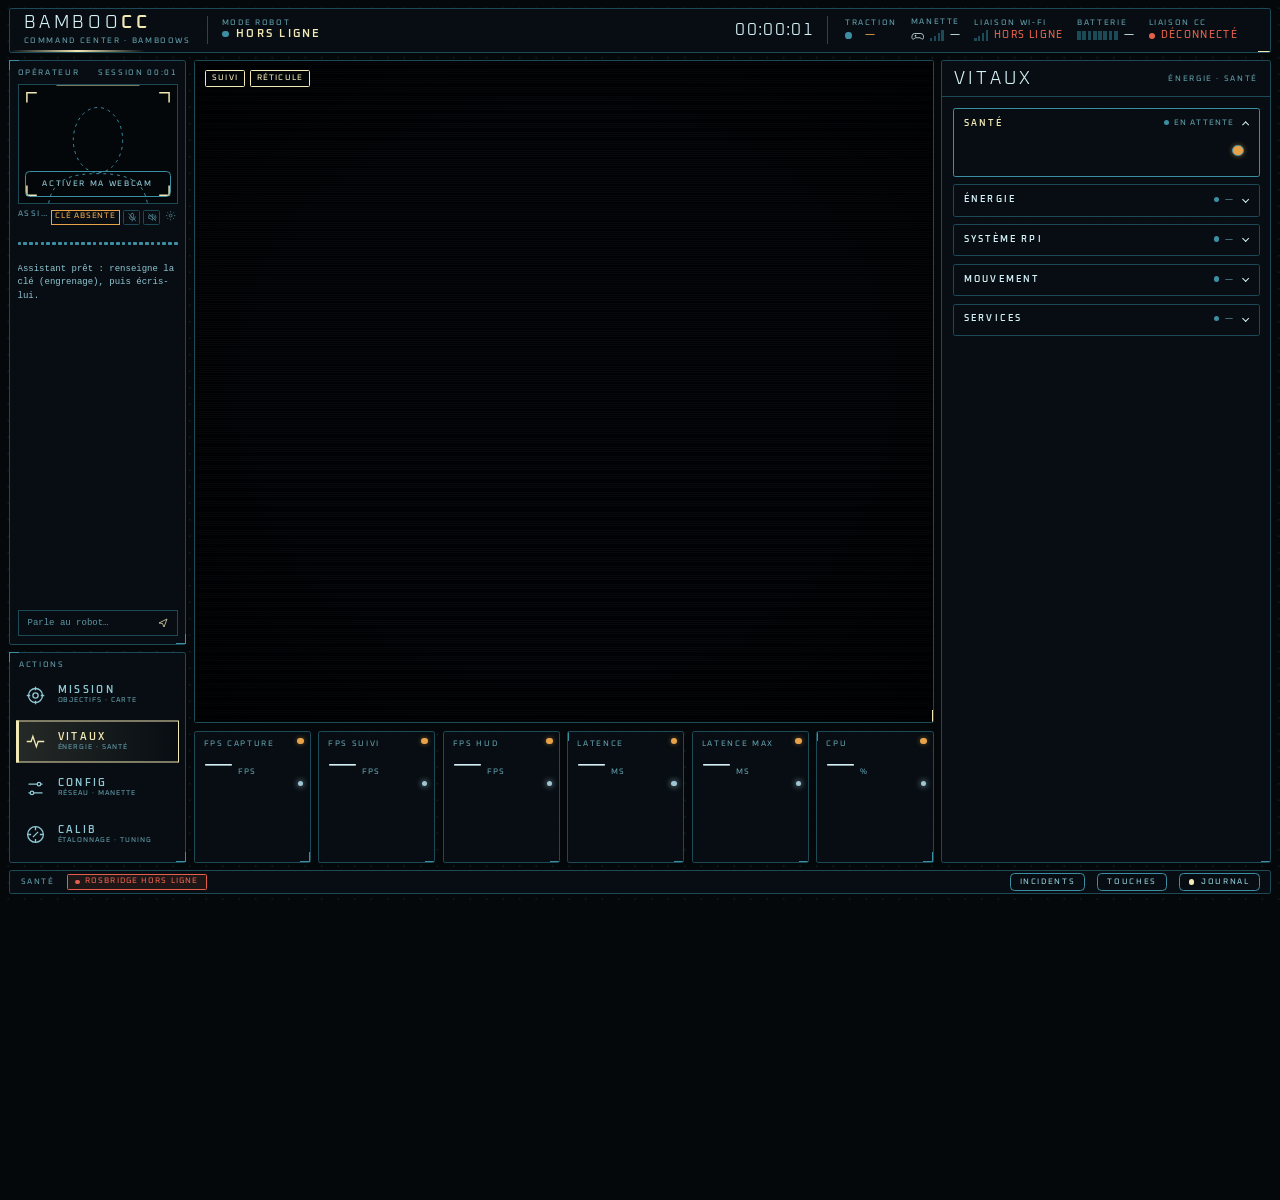
<file: docker/portail/cc/index.html>
<!doctype html>
<html lang="fr">
<head>
<meta charset="utf-8">
<meta name="viewport" content="width=device-width, initial-scale=1">
<meta name="theme-color" content="#04080b">
<link rel="icon" href="data:image/svg+xml,%3Csvg xmlns='http://www.w3.org/2000/svg' viewBox='0 0 16 16'%3E%3Crect width='16' height='16' fill='%2304080b'/%3E%3Cpath d='M3 3h10v10H3z' fill='none' stroke='%23f1e8b4' stroke-width='1.5'/%3E%3C/svg%3E">
<title>Bamboo · Command Center</title>
<!--
  COMMAND CENTER BambooWS -- jalon 1 : LECTURE SEULE, branche au robot.
  Servi par le portail (:8000/cc/). Aucune commande ne part vers le robot depuis cette page.
    - donnees : rosbridge (ws://<hote>:9090), topics ROS lus en direct (batterie, IMU, roues, suivi, diagnostics, nav, journal)
    - video   : WebRTC (WHEP) vers le chemin MediaMTX « raw » (http://<hote>:8889/raw), image SANS incrustation du HUD ;
                seul l'affichage du SUIVI (cadre, reticule) est trace par cette page
    - touches : voir la table KEYS (bouton « Touches », touche H) : 1-4 modes · J journal · H touches · S sources · A/V armer · Echap desarmer
    - options : #host=<ip> (autre robot) · #z=0.85 (zoom, 0.75 par defaut) · #mode=vitals|mission|config|calib · #src · #open=journal
  Polices Oxanium (licence OFL) : ../fonts/. Maquette d'origine et captures : docker/command-center-maquette/.
-->
<link rel="stylesheet" href="cc.css">
</head>
<body>
<div class="app" id="app">
  <header class="hdr fr hi">
    <div class="logo">Bamboo<b>CC</b><small class="micro">Command Center · BambooWS</small></div>
    <div class="mchip" id="mchip">
      <div><div class="micro">Mode robot</div><div class="mt"><span class="pulse off"></span><span id="mt">—</span></div></div>
      <div></div>
      <div class="mtime" id="mtime">00:00:00</div>
    </div>
    <div class="inds">
      <div class="ind" id="iTrac" data-lv="0"><span class="micro">Traction</span><span class="iv"><span class="pulse off" id="tracPulse"></span><span id="iTracT">—</span></span><em class="src">/teleop/state · armed · armed_latched</em></div>
      <div class="ind" id="iPad" data-lv="0"><span class="micro">Manette</span><span class="iv"><svg class="pico" viewBox="0 0 24 24" aria-hidden="true"><path d="M6.5 8h11a4.5 4.5 0 0 1 4.4 3.6l.6 3.4a2.4 2.4 0 0 1-4.1 2.1L16 15.5H8L5.6 17.1a2.4 2.4 0 0 1-4.1-2.1l.6-3.4A4.5 4.5 0 0 1 6.5 8z"/><path d="M8 10.5v3M6.5 12h3"/></svg><span class="sigb" id="sigp"><i style="height:4px"></i><i style="height:7px"></i><i style="height:10px"></i><i style="height:14px"></i></span><span id="iPadT">Connectée</span></span><em class="src todo">✗ RSSI Bluetooth : à exposer par l'hôte</em></div>
      <div class="ind" id="iLink" data-lv="0"><span class="micro">Liaison Wi-Fi</span><span class="iv"><span class="sigb" id="sigb"><i style="height:4px"></i><i style="height:7px"></i><i style="height:10px"></i><i style="height:14px"></i></span><span id="iLinkT">−45 dBm · 5G</span></span><em class="src todo">✗ wpa_cli signal_poll : à exposer</em></div>
      <div class="ind" id="iBat" data-lv="0"><span class="micro">Batterie</span><span class="iv"><span class="mbat" id="mbat"></span><span id="iBatT">78 %</span></span><em class="src">/battery · BatteryCalibState · soc_pct</em></div>
      <div class="ind" id="iCC" data-lv="0"><span class="micro">Liaison CC</span><span class="iv"><i class="dotl" id="ccPulse"></i><span id="iCCT">—</span></span><em class="src">/cc/heartbeat (page → robot) · /cc/guard/state (robot → page)</em></div>
    </div>
    <div class="hb"></div>
  </header>

  <aside class="rail">
    <section class="op fr" aria-label="Opérateur">
      <div class="opmeta"><span class="micro">Opérateur</span><span class="micro" id="opSess">Session 00:00</span></div>
      <div class="opcam" id="opcam">
        <video id="opvid" autoplay muted playsinline></video>
        <svg viewBox="0 0 160 120" preserveAspectRatio="xMidYMid slice" aria-hidden="true">
          <ellipse class="face" cx="80" cy="56" rx="25" ry="33"/><path class="face" d="M30 120c4-24 22-30 50-30s46 6 50 30"/>
          <path d="M8 18V8h10M152 18V8h-10M8 102v10h10M152 102v10h-10" fill="none" stroke="var(--cream)" stroke-width="1.5"/>
          <line class="scanl" x1="38" x2="122" y1="0" y2="0"/>
        </svg>
        <button class="btn on-btn" id="camOn" type="button" title="La webcam du PC exige HTTPS ou localhost">Activer ma webcam</button>
      </div>
      <div class="ai">
        <div class="opmeta"><span class="micro" title="Assistant IA">Assistant</span><span class="badge" id="aiBadge" title="">Hors ligne</span><button class="aibtn" id="aiMic" type="button" aria-pressed="false" title="Micro : parler à l'assistant" aria-label="Micro"><svg viewBox="0 0 24 24" aria-hidden="true"><rect x="9" y="3" width="6" height="11" rx="3"/><path d="M5 11a7 7 0 0 0 14 0M12 18v3"/><path class="off" d="M4 4l16 16"/></svg></button><button class="aibtn" id="aiSpk" type="button" aria-pressed="false" title="Voix : l'assistant répond à voix haute" aria-label="Voix de l'assistant"><svg viewBox="0 0 24 24" aria-hidden="true"><path d="M4 9v6h4l5 4V5L8 9z"/><path class="wv" d="M16 9a4 4 0 0 1 0 6M18.5 6.5a8 8 0 0 1 0 11"/><path class="off" d="M4 4l16 16"/></svg></button><button class="aigear" id="aiGear" type="button" title="Réglages de l'assistant" aria-label="Réglages de l'assistant"><svg viewBox="0 0 24 24" aria-hidden="true"><circle cx="12" cy="12" r="3"/><path d="M12 2v3M12 19v3M2 12h3M19 12h3M4.9 4.9l2.1 2.1M17 17l2.1 2.1M4.9 19.1L7 17M17 7l2.1-2.1"/></svg></button></div>
        <div class="wave" id="wave"></div>
        <div class="aitxt" id="aitxt" aria-live="polite"></div>
        <form class="aiin" id="aiForm" autocomplete="off"><input id="aiIn" type="text" maxlength="600" placeholder="Parle au robot…" aria-label="Message à l'assistant" disabled><button class="aisend" id="aiSend" type="submit" disabled title="Envoyer" aria-label="Envoyer"><svg viewBox="0 0 24 24" aria-hidden="true"><path d="M4 12l16-8-6 16-3-7z"/></svg></button></form>
      </div>
    </section>
    <nav class="modes fr" id="modes" aria-label="Modes d'action"><div class="micro" style="padding:2px 4px 0">Actions</div><div class="selb" id="selb"></div></nav>
  </aside>

  <main class="stage fr hi" id="stage">
    <div class="slot" id="slotBig"></div>
    <div class="fx"></div>
    <div class="vchips" id="vchips"></div>
    <div class="glitch"><b id="glitchT">SIGNAL DÉGRADÉ</b></div>
  </main>

  <section class="strip" id="strip" aria-label="Constantes du mode"></section>

  <section class="panel fr" id="panel" aria-live="polite">
    <div class="ph" id="ph"></div>
    <div class="pb" id="pb"><div class="sweep"></div></div>
  </section>

  <footer class="foot fr"><span class="micro lbl">Santé</span><div class="pills" id="pills" role="status" aria-label="Santé du robot"></div><button class="btn jbtn" id="ibtn" type="button" aria-haspopup="dialog" title="Incidents du robot [I]">Incidents<b id="icount" data-lv="0" style="display:none">0</b></button><button class="btn jbtn" id="kbtn" type="button" aria-haspopup="dialog" title="Touches du clavier [H]">Touches</button><button class="btn jbtn" id="jbtn" type="button" aria-haspopup="dialog"><i class="live"></i>Journal<b id="jcount" data-lv="0" style="display:none">0</b></button></footer>
</div>
<dialog id="dlg" aria-labelledby="dlgT"></dialog>

<script src="widgets.js"></script>
<script src="robot3d.js"></script>
<script src="partmd.js"></script>
<script src="partmaint.catalog.js"></script>
<script src="partmaint.js"></script>
<script>
(function () {
"use strict";
var W = window.W, $ = W.$, h = W.h, sv = W.sv, pad = W.pad, hms = W.hms, ms2 = W.ms2, clamp = W.clamp, lerp = W.lerp, reduce = W.reduce, lvOf = W.lvOf, num = W.num, f = W.f, fmt = W.fmt,
  srcTag = W.srcTag, attach = W.attach, Gauge = W.Gauge, Bar = W.Bar, Stat = W.Stat, Horizon = W.Horizon, Scope = W.Scope, KV = W.KV, Matrix = W.Matrix, block = W.block, StatusDot = W.StatusDot;
var REG = [], RAFP = []; W.setRegistry(REG); window.CCSTATE = window.CCSTATE || { DT: {}, SC: [] };
var HASH = {}; location.hash.replace(/^#/, "").split("&").forEach(function (p) { if (p) { var a = p.split("="); HASH[a[0]] = a[1] === undefined ? true : a[1]; } });
/* ======================= Command Center : données réelles (rosbridge) + vidéo WebRTC ======================= */
var HOST = HASH.host || location.hostname || "192.168.1.164";
/* Page servie en HTTPS (proxy Caddy :8443) : tout passe par la meme origine (wss + WHEP relayes), car une page
   HTTPS ne peut pas ouvrir ws:// ni http:// (contenu mixte). En HTTP : acces direct comme avant (sans webcam). */
var SECURE = location.protocol === "https:";
var RB_URL = SECURE ? "wss://" + location.host + "/rosbridge" : "ws://" + HOST + ":9090",
    WHEP_URL = SECURE ? "https://" + location.host + "/raw/whep" : "http://" + HOST + ":8889/raw/whep";
var PORTAL = "http://" + HOST + ":8000/", AP_UI = "http://10.3.141.1:8081/";
var Z = parseFloat(HASH.z) || 0.75;                          // le bon niveau d'affichage = 75 % (retour utilisateur)
document.documentElement.style.setProperty("--z", Z);

var S = { mode: "vitals", t0: performance.now(), pad: null, rb: false, vid: "off", robotMode: "—", armed: null, charging: false, gauge: "", unread: 0, unreadLv: 0, jPause: false };
var V = { bat_v: NaN, soc: NaN, cur: NaN, speed: NaN, cpu: NaN, temp: NaN, mem: NaN, disk: NaN, fpsC: NaN, fpsD: NaN, fpsO: NaN, lat: NaN, latMax: NaN,
  rpmL: NaN, rpmR: NaN, roll: 0, pitch: 0, yaw: NaN, wzIn: NaN, gz: NaN, ww: NaN, vw: NaN, slip: NaN, pi: NaN, rtt: NaN, vfps: NaN, vloss: NaN, jit: NaN, kbps: NaN };
var T = null, TT = 0, NAV = null, NAVT = 0, MC = null, BC = null, E32 = null, DT = {}, DMODS = [], HL = null;
/* Énergie (nœud battery_energy, /bamboo/energy, JSON 1 Hz) : autonomie restante PROVISOIRE tant que `fiable` est faux. */
var EN = null, ENT = 0;
/* Missions (nœud bamboo_mission_manager) : liste des missions et état d'avancement, publiés par le robot. */
var MIS = { list: [], st: null, t: 0 };
function enFresh() { return EN && performance.now() - ENT < 5000; }
function enDur(min) { return min == null || !isFinite(min) ? "—" : min >= 90 ? Math.floor(min / 60) + " h " + ("0" + Math.round(min % 60)).slice(-2) : Math.round(min) + " min"; }
function enAuto() { /* texte d'autonomie, "" si inconnue ; « ~ » = estimation non encore confirmée par une décharge réelle */
  if (!enFresh() || EN.charge || EN.autonomie_min == null) return "";
  return (EN.fiable ? "" : "~") + enDur(EN.autonomie_min); }
var SC = { buf: window.CCSTATE.SC };
var CAMOPT = { det: true, ret: true };

/* ---------- journal ---------- */
/* ---------- journal : FENETRE GLISSANTE (2026-11-09) ----------
   Avant : 300 lignes gardees, dont ~un quart de bruit « Subscribed to / Unsubscribed from » de rosbridge (multiplie par les
   abonnements par mode), et un badge « 99+ » qui comptait tout. Maintenant :
   - memoire bornee a JMAX lignes (les plus anciennes sortent), affichage des JSHOW dernieres ;
   - le BRUIT rosbridge (abonnements, deconnexions de clients) est range a part, masque par defaut (bouton « Bruit ») ;
   - le badge ne compte que les AVERTISSEMENTS et CRITIQUES non lus ;
   - le defilement automatique SE FIGE quand on remonte dans la liste, et un pastille « n nouvelles » permet de revenir en bas. */
var JMAX = 150, JSHOW = 100, JLOG = [], JL = null, JFILTER = 0, JNOISE = false, JUNSEEN = 0;
var NOISE_RE = /\] ?\[?Client [0-9a-f-]{8,}|Subscribed to|Unsubscribed from|Client (connected|disconnected)\. \d+ clients? total|Calling services in existing thread|WebSocketClosedError/;
function isNoise(txt) { return NOISE_RE.test(txt); }
function jpass(e) { return e.l >= JFILTER && (JNOISE || !e.noise); }
function jrow(e, fresh) { var r = h("div", "jr l" + e.l + (fresh ? " new" : "") + (e.noise ? " noise" : "")), t = h("span", "jt"), b = h("b"), m = h("span"); t.textContent = e.t; b.textContent = ["INFO", "WARN", "CRIT"][e.l]; m.textContent = e.txt; r.append(t, b, m); return r; }
function jbadge() { var b = $("#jcount"); b.style.display = S.unread ? "" : "none"; b.textContent = S.unread > 99 ? "99+" : S.unread; b.dataset.lv = S.unreadLv; }
function jAtBottom() { return !JL || JL.scrollHeight - JL.scrollTop - JL.clientHeight < 24; }
function log(l, txt) {
  var e = { t: hms((performance.now() - S.t0) / 1000), l: l, txt: txt, noise: isNoise(txt) }; JLOG.push(e); if (JLOG.length > JMAX) JLOG.shift();
  if (JL) {
    if (!S.jPause && jpass(e)) {
      var follow = jAtBottom();
      JL.appendChild(jrow(e, true)); while (JL.children.length > JSHOW + 20) JL.firstChild.remove();
      if (follow) JL.scrollTop = JL.scrollHeight; else { JUNSEEN++; if (JL.onUnseen) JL.onUnseen(); }
    }
  } else if (l >= 1 && !e.noise) { S.unread++; S.unreadLv = Math.max(S.unreadLv, l); jbadge(); }        // INFO et bruit ne comptent plus
}

/* ---------- rosbridge : client minimal (protocole JSON, aucune bibliothèque) ---------- */
var HANDLERS = {
  "/battery": ["sensor_msgs/msg/BatteryState", 500, 1, function (m) { V.bat_v = num(m.voltage); V.cur = Math.abs(num(m.current)); V.soc = m.percentage == null ? NaN : num(m.percentage) * 100; }],
  "/esp32_status": ["bamboo_interfaces/msg/Esp32Status", 400, 1, function (m) { E32 = m; V.roll = num(m.roll) || 0; V.pitch = num(m.pitch) || 0; V.yaw = num(m.yaw); V.speed = Math.abs(num(m.vx)); if (!isFinite(V.bat_v)) V.bat_v = num(m.battery_voltage); }],
  "/wheel_rpm": ["bamboo_interfaces/msg/WheelRpm", 300, 1, function (m) { V.rpmL = Math.abs(num(m.rpm[0])); V.rpmR = Math.abs(num(m.rpm[1])); }],
  "/videotracking/stats": ["bamboo_interfaces/msg/TrackingStats", 500, 1, function (m) { V.fpsC = num(m.capture_fps); V.fpsD = num(m.detect_fps); V.fpsO = num(m.overlay_fps); V.lat = num(m.latency_ms); V.latMax = num(m.latency_ms_max); }],
  "/videotracking/track_state": ["bamboo_interfaces/msg/TrackState", 100, 1, function (m) { T = m; TT = performance.now(); }],
  "/motion_compensation/state": ["bamboo_interfaces/msg/MotionCompensationState", 100, 1, function (m) {
    MC = m; V.ww = num(m.w_wheels); V.gz = num(m.gz); V.slip = num(m.slip); V.pi = num(m.pi_term); V.wzIn = num(m.wz_in); V.vw = num(m.v_wheels);
    SC.buf.push([V.wzIn, V.gz, V.ww]); if (SC.buf.length > 300) SC.buf.shift(); }],
  "/teleop/state": ["bamboo_interfaces/msg/TeleopState", 0, 1, function (m) { TR = { armed: !!m.armed, latched: !!m.armed_latched }; TRT = performance.now(); }],
  "/cc/guard/state": ["std_msgs/msg/String", 0, 1, function (m) { try { GS = JSON.parse(m.data); GST = performance.now(); } catch (e) { } }],
  "/gamepad/connected": ["std_msgs/msg/Bool", 500, 1, function (m) { var p = !!m.data; if (S.pad !== null && p !== S.pad) log(p ? 0 : 1, p ? "Manette connectée" : "Manette déconnectée"); S.pad = p; }],
  "/navigation/state": ["bamboo_interfaces/msg/NavState", 500, 1, function (m) { NAV = m; NAVT = performance.now(); MAP.name = m.map_name || MAP.name; }],
  "/bamboo_calibration/battery": ["bamboo_interfaces/msg/BatteryCalibState", 1000, 1, function (m) { BC = m; }],
  "/bamboo/energy": ["std_msgs/msg/String", 1000, 1, function (m) { try { EN = JSON.parse(m.data); ENT = performance.now(); } catch (e) { } }],
  "/map": ["nav_msgs/msg/OccupancyGrid", 2000, 1, function (m) { mapGot(m, true); MAP.t = performance.now(); }],
  "/navigation/map_preview": ["nav_msgs/msg/OccupancyGrid", 0, 1, function (m) { mapGot(m, false); }],
  "/navigation/robot_pose": ["geometry_msgs/msg/PoseStamped", 250, 1, function (m) { MAP.pose = { x: m.pose.position.x, y: m.pose.position.y, yaw: yawOf(m.pose.orientation) }; MAP.tp = performance.now(); }],
  "/navigation/home": ["geometry_msgs/msg/PoseStamped", 0, 1, function (m) { MAP.home = { x: m.pose.position.x, y: m.pose.position.y }; }],
  "/cc/mission/list": ["std_msgs/msg/String", 0, 1, function (m) { try { MIS.list = JSON.parse(m.data); } catch (e) { } }],
  "/cc/mission/state": ["std_msgs/msg/String", 500, 1, function (m) { try { MIS.st = JSON.parse(m.data); MIS.t = performance.now(); } catch (e) { } }],
  "/diagnostics_agg": ["diagnostic_msgs/msg/DiagnosticArray", 1000, 1, onDiag],
  "/bamboo/parts": ["std_msgs/msg/String", 0, 1, function (m) { try { PARTS = JSON.parse(m.data); r3dFeed(); } catch (e) { } }],
  "/robot_description": ["std_msgs/msg/String", 0, 1, function (m) { URDF_XML = String(m.data || ""); r3dFeed(); }],
  "/bamboo/incidents": ["std_msgs/msg/String", 1000, 1, function (m) { try { INC = JSON.parse(m.data); INCT = performance.now(); incBadge(); if (SLIDE === "incidents" && INCFILL) INCFILL(); if (R3D) R3D.setIncidents(INC); } catch (e) { } }],
  "/rosout": ["rcl_interfaces/msg/Log", 0, 40, function (m) {
    if (m.level < 20) return; var l = m.level >= 40 ? 2 : m.level >= 30 ? 1 : 0, t = "[" + m.name + "] " + String(m.msg).replace(/\s+/g, " ");
    log(l, t.length > 220 ? t.slice(0, 219) + "…" : t); }]
};
/* ---------- battement de coeur : la page dit au robot « je suis la, ma video aussi » ----------
   Toutes les 0,5 s. Le robot (cc_guard) s'arrete si 1,5 s sans battement ou si la video est fausse depuis 3 s.
   `video` = lecteur WebRTC reellement connecte ET images qui avancent. Un onglet masque ralentit ses
   minuteries : il sera traite par le robot comme silencieux, ce qui est le comportement sur voulu. */
var TR = null, TRT = 0, GS = null, GST = 0, TABID = Math.random().toString(36).slice(2, 8), hbSeq = 0;
var hbLast = 0;
function hbSend() {
  if (!ws || ws.readyState !== 1) return;
  /* `hidden` et `dt` servent UNIQUEMENT au diagnostic d'un arret par silence (cc_guard les cite dans son message) : `dt` =
     temps reellement ecoule depuis l'envoi precedent (grand = navigateur qui ralentit la page), `seq` saute = message perdu. */
  var now = performance.now(), dt = hbLast ? Math.round(now - hbLast) : 0; hbLast = now;
  rbSend({ op: "publish", topic: "/cc/heartbeat", msg: { data: JSON.stringify({ id: TABID, seq: ++hbSeq, video: S.vid === "live" && V.vfps > 0, hidden: !!document.hidden, dt: dt, buf: ws.bufferedAmount, rtt: isFinite(V.rtt) ? Math.round(V.rtt) : null }) } });
}
/* ---------- abonnements PAR MODE : un topic rapide qu'aucun widget visible n'utilise ne doit pas etre abonne ----------
   Mesure (2026-11-08) : rosbridge convertit CHAQUE message en JSON avant de l'envoyer, meme si throttle_rate le jette ensuite ;
   le cout suit donc la cadence SOURCE (wheel_rpm 20 Hz = +7 points de CPU, motion_compensation 20 Hz = +9). Ceux-la ne servent
   que dans certains modes. Les autres topics rapides (battery, esp32_status, track_state) nourrissent l'incrustation video et
   l'en-tete, visibles partout : ils restent abonnes. Sans entree ici = toujours abonne. */
var SCOPE = { "/map": ["mission"], "/navigation/map_preview": ["mission"], "/navigation/robot_pose": ["mission"], "/navigation/home": ["mission"], "/cc/mission/list": ["mission"], "/cc/mission/state": ["mission"], "/wheel_rpm": ["vitals"], "/motion_compensation/state": ["config", "calib"] };
var SUBS = {};                                   // topic -> id d'abonnement en cours
var SCOPE_CLEAR = {                               // valeurs a vider quand on se desabonne (pas d'ancienne valeur affichee au retour)
  "/wheel_rpm": function () { V.rpmL = NaN; V.rpmR = NaN; },
  "/motion_compensation/state": function () { MC = null; V.ww = V.gz = V.slip = V.pi = V.wzIn = V.vw = NaN; SC.buf.length = 0; } };
var SUBN = 0;
/* Onglet MASQUE ou reduit : rien n'est affiche, donc rien n'est lu, sauf ce qui sert la securite et le retour. Le BATTEMENT de
   coeur, lui, continue (hbSend) : un onglet masque reste le pilote tant que le navigateur lui laisse ses minuteries, et le
   garde-fou traite un onglet gele comme perdu, ce qui est voulu. Au retour, tout est reabonne en une fois. */
var KEEP_HIDDEN = ["/cc/guard/state", "/teleop/state", "/gamepad/connected",
  /* Topics LEGERS gardes aussi onglet masque (2026-11-11) : ce n'est pas leur flux qui coute, c'est le RE-ENVOI en rafale a chaque
     reabonnement (derniere valeur de douze topics d'un coup, dont /diagnostics_agg et /rosout) sur un rosbridge a un seul coeur deja
     charge : mesure du journal, 13 cycles abonnement/desabonnement en 15 min pour un onglet qui bascule masque/visible, chacun
     retardant les battements du garde-fou de 1 a 3 s (oscillation de « Liaison CC »). Debit de ces quatre : < 4 messages/s. */
  "/battery", "/bamboo/energy", "/bamboo/incidents", "/bamboo/parts", "/robot_description", "/navigation/state", "/cc/mission/state", "/cc/mission/list"];
var syncT = 0, syncQ = [];
document.addEventListener("visibilitychange", function () { syncSubs(); if (document.hidden) { log(0, "Onglet masqué : abonnements réduits aux topics légers et au garde-fou"); } });
function syncSubs() {
  if (!ws || ws.readyState !== 1) return;
  Object.keys(HANDLERS).forEach(function (t) {
    var d = HANDLERS[t], want = (!SCOPE[t] || SCOPE[t].indexOf(S.mode) >= 0) && (!document.hidden || KEEP_HIDDEN.indexOf(t) >= 0), have = SUBS[t] != null;
    if (want && !have) {
      /* Les abonnements s'etalent (un toutes les 150 ms) au lieu de partir d'un coup : la rafale de dernieres valeurs arrive alors
         par petits paquets, et un battement du garde-fou ne reste pas derriere douze messages a convertir. */
      var id = "s" + (++SUBN); SUBS[t] = id;
      syncQ.push({ op: "subscribe", id: id, topic: t, type: d[0], throttle_rate: d[1], queue_length: d[2] });
      if (!syncT) syncT = setInterval(function () { var m = syncQ.shift(); if (m) rbSend(m); if (!syncQ.length) { clearInterval(syncT); syncT = 0; } }, 150);
    }
    else if (!want && have) {
      var gone = SUBS[t]; delete SUBS[t];
      var k = syncQ.findIndex(function (m) { return m.id === gone; });
      if (k >= 0) syncQ.splice(k, 1); else rbSend({ op: "unsubscribe", id: gone, topic: t });
      if (SCOPE_CLEAR[t]) SCOPE_CLEAR[t]();
    }
  });
}
var ws = null, rbBack = 1000, callN = 0, calls = {}, lastRb = 0;
/* ESSAI RETIRE (2026-11-09) : desabonner et fermer le websocket a `pagehide` n'a pas aide. Mesure : apres une rafale de rechargements,
   rosbridge perdait quand meme le compte de ses clients (0 client alors que la socket restait ouverte) puis allouait ~2 Mo/s jusqu'a
   l'effondrement. Le defaut est cote serveur ; le remede est la surveillance bamboo-rbwatch (docker/watchdog). */
function rbSend(o) { if (ws && ws.readyState === 1) ws.send(JSON.stringify(o)); }
function rbConnect() {
  if (HASH.nows) return;                    // essai local : aucune connexion reelle (la page recoit une socket simulee par CC.test.setWs)
  try { ws = new WebSocket(RB_URL); } catch (e) { return rbRetry(); }
  ws.onopen = function () {
    rbSend({ op: "advertise", topic: "/cc/heartbeat", type: "std_msgs/msg/String" });
    S.rb = true; rbBack = 1000; log(0, "rosbridge connecté (" + RB_URL.replace(/^wss?:\/\//, "") + ")");
    SUBS = {}; syncQ.length = 0; syncSubs();
  };
  ws.onmessage = function (ev) {
    var m; try { m = JSON.parse(ev.data); } catch (e) { return; } lastRb = performance.now();
    if (m.op === "publish") { var d = HANDLERS[m.topic]; if (d) { try { d[3](m.msg); } catch (e) { console.error(m.topic, e); } } }
    else if (m.op === "service_response") { var c = calls[m.id]; if (c) { delete calls[m.id]; c(m); } }
    else if (m.op === "status" && m.level === "error") log(1, "rosbridge : " + String(m.msg).slice(0, 160));
  };
  ws.onclose = function () { SUBS = {}; if (S.rb) log(1, "rosbridge perdu — nouvelle tentative"); S.rb = false; Object.keys(V).forEach(function (k) { V[k] = NaN; }); V.roll = 0; V.pitch = 0; DT = {}; window.CCSTATE.DT = DT; DMODS = []; T = null; NAV = null; MC = null; HL = null; rbRetry(); };
  ws.onerror = function () { try { ws.close(); } catch (e) { } };
}
function rbRetry() { setTimeout(rbConnect, rbBack); rbBack = Math.min(10000, rbBack * 1.6); }
var CALLS_OUT = [];                       // mode ?test=1 : les appels de service sont CAPTURES ici et ne partent JAMAIS
function rbCall(service, args, cb) {
  if (HASH.test === "1") { CALLS_OUT.push(service + ":" + JSON.stringify(args || {})); return cb({ result: true, values: { success: true, message: "test (rien envoyé)" } }); }
  rbCallReal(service, args, cb);
}
function rbCallReal(service, args, cb) {      // appel de service rosbridge avec reponse (ou echec apres 4 s)
  if (!S.rb) return cb({ result: false, values: { message: "rosbridge non connecté" } });
  var id = "c" + (++callN), done = false;
  var fin = function (m) { if (!done) { done = true; delete calls[id]; cb(m); } };
  calls[id] = fin; rbSend({ op: "call_service", id: id, service: service, args: args || {} });
  setTimeout(function () { fin({ result: false, values: { message: "pas de réponse" } }); }, 4000);
}
function rbPing() {            // aller-retour réel PC ↔ robot : appel d'un service léger
  if (!S.rb) return; var id = "c" + (++callN), t0 = performance.now();
  calls[id] = function () { V.rtt = performance.now() - t0; }; rbSend({ op: "call_service", id: id, service: "/rosapi/get_time", args: {} });
  setTimeout(function () { if (calls[id]) { delete calls[id]; V.rtt = NaN; } }, 4000);
}

/* ---------- diagnostics agrégés : tâches, modules, valeurs dérivées ---------- */
function onDiag(m) {
  var tasks = {}, mods = [];
  m.status.forEach(function (s) {
    /* noms de l'agregateur : /Robot/<module>/<noeud>/<noeud: tache> -> p = ["", "Robot", module, noeud, tache] */
    var p = s.name.split("/"), last = p[p.length - 1], lv = s.level === 3 ? 2 : s.level;     // STALE (3) = composant muet : critique
    if (last.indexOf(": ") >= 0) { var vals = {}; (s.values || []).forEach(function (kv) { vals[kv.key] = kv.value; }); tasks[last] = { name: last, level: lv, msg: s.message, vals: vals, stale: s.level === 3, module: p[2] || "" }; }
    else if (p.length === 3) mods.push({ name: last, level: lv, msg: s.message, stale: s.level === 3 });
  });
  /* GROUPE ARRETE != PLUSIEURS PANNES (2026-11-09). Quand TOUS les noeuds d'un module sont muets (STALE) ensemble, c'est le module
     qui est arrete (conteneur coupe a la main, ou a la demande), pas quatre pannes simultanees : on les presente « arrete » (neutre)
     au lieu de CRITIQUES. Un noeud muet dans un module dont les autres vivent reste critique. Le message des taches perimees est
     celui d'AVANT l'arret (« desactivee », « 12,2 Hz ») : il induisait en erreur, on le remplace. */
  var byMod = {};
  Object.keys(tasks).forEach(function (k) { var t = tasks[k]; (byMod[t.module] = byMod[t.module] || []).push(t); });
  var stopped = {};
  Object.keys(byMod).forEach(function (g) {
    var list = byMod[g];
    if (list.length && list.every(function (t) { return t.stale; })) { stopped[g] = true; list.forEach(function (t) { t.level = 0; t.msg = "arrêté"; t.stopped = true; }); }
  });
  mods.forEach(function (md) { if (stopped[md.name]) { md.level = 0; md.msg = "arrêté"; md.stopped = true; } });
  window.CCSTATE.stopped = Object.keys(stopped);
  var g = function (n) { return tasks[n] ? tasks[n].vals : null; }, v;
  if ((v = g("systeme: occupation CPU"))) V.cpu = num(parseFloat(v.occupation_pct));
  if ((v = g("systeme: temperature CPU"))) V.temp = num(parseFloat(v.celsius));
  if ((v = g("systeme: memoire"))) V.mem = 100 - 100 * parseFloat(v.disponible_mo) / parseFloat(v.total_mo);
  if (tasks["systeme: disque"]) { var mm = /(\d+)\s*%/.exec(tasks["systeme: disque"].msg); if (mm) V.disk = +mm[1]; }
  if ((v = g("esp32_mavlink_driver: batterie"))) { S.charging = v.chargeur === "branche"; S.gauge = v.etat_jauge || ""; }
  if ((v = g("bamboo_mode_manager: modes du robot"))) S.robotMode = String(v.mode || "").toUpperCase() || "—";
  if ((v = g("bamboo_teleop: traction"))) S.armed = v.motion_enabled === "True";
  if (HL) Object.keys(tasks).forEach(function (k) { if (HL[k] != null && HL[k] !== tasks[k].level) log(tasks[k].level, k + " : " + tasks[k].msg); });
  HL = {}; Object.keys(tasks).forEach(function (k) { HL[k] = tasks[k].level; });
  DT = tasks; window.CCSTATE.DT = tasks; DMODS = mods;
}

/* ---------- vidéo : WebRTC (WHEP) vers le chemin MediaMTX « raw » ---------- */
var pc = null, vidTimer = 0, vidBack = 2000, VS = { b: 0, t: 0, lost: 0, rcv: 0 };
function vidClose() { if (pc) { try { pc.close(); } catch (e) { } pc = null; } }
function vidRetry(why) {
  vidClose(); if (S.vid !== "lost") log(1, "Vidéo hors ligne" + (why ? " (" + why + ")" : "") + " — nouvelle tentative"); S.vid = "lost"; V.vfps = V.vloss = V.kbps = V.jit = NaN;
  clearTimeout(vidTimer); vidTimer = setTimeout(vidStart, vidBack); vidBack = Math.min(12000, vidBack * 1.5);
}
function vidStart() {
  vidClose(); S.vid = "connecting"; VS.t = 0;
  var p = new RTCPeerConnection({ iceServers: [] }); pc = p;
  p.addTransceiver("video", { direction: "recvonly" });
  p.ontrack = function (e) { stage.vid.srcObject = e.streams[0]; stage.vid.play().catch(function () { }); };
  p.onconnectionstatechange = function () {
    if (p !== pc) return;
    if (p.connectionState === "connected") { S.vid = "live"; vidBack = 2000; log(0, "Vidéo WebRTC établie (flux brut)"); }
    else if (p.connectionState === "failed" || p.connectionState === "disconnected" || p.connectionState === "closed") vidRetry(p.connectionState);
  };
  p.createOffer().then(function (o) { return p.setLocalDescription(o); }).then(function () {
    return new Promise(function (ok) { if (p.iceGatheringState === "complete") return ok(); var t = setTimeout(ok, 2000); p.onicegatheringstatechange = function () { if (p.iceGatheringState === "complete") { clearTimeout(t); ok(); } }; });
  }).then(function () {
    return fetch(WHEP_URL, { method: "POST", headers: { "Content-Type": "application/sdp" }, body: p.localDescription.sdp });
  }).then(function (r) { if (!r.ok) throw new Error("WHEP " + r.status); return r.text(); })
    .then(function (sdp) { if (p === pc) return p.setRemoteDescription({ type: "answer", sdp: sdp }); })
    .catch(function (e) { if (p === pc) vidRetry(String(e.message || e)); });
}
function vidStats() {
  if (!pc || pc.connectionState !== "connected") return;
  pc.getStats().then(function (rep) {
    var now = performance.now();
    rep.forEach(function (s) {
      if (s.type === "inbound-rtp" && s.kind === "video") {
        if (s.framesPerSecond != null) V.vfps = s.framesPerSecond; V.jit = (s.jitter || 0) * 1000;
        if (VS.t) { var dt = (now - VS.t) / 1000, dl = s.packetsLost - VS.lost, dr = s.packetsReceived - VS.rcv; V.kbps = (s.bytesReceived - VS.b) * 8 / 1000 / dt; V.vloss = dl + dr > 0 ? 100 * Math.max(0, dl) / (dl + dr) : 0; }
        VS.b = s.bytesReceived; VS.t = now; VS.lost = s.packetsLost; VS.rcv = s.packetsReceived;
      }
    });
  }).catch(function () { });
}

/* ---------- scène : vidéo + incrustation du suivi (rien d'autre que le suivi, comme demandé) ---------- */
function VideoView() {
  var root = h("div", "vp"), vid = h("video"), cv = h("canvas", "ov"), ctx = cv.getContext("2d"), W = 0, H = 0;
  vid.autoplay = true; vid.muted = true; vid.playsInline = true; vid.setAttribute("aria-label", "Caméra du robot (flux brut)"); root.append(vid, cv);
  var fit = function () { var r = root.getBoundingClientRect(), d = Math.min(2, window.devicePixelRatio || 1); if (r.width < 2) return; cv.width = Math.round(r.width * d); cv.height = Math.round(r.height * d); W = cv.width; H = cv.height; };
  new ResizeObserver(fit).observe(root);
  var F = function (px, wt) { return (wt || 500) + " " + Math.round(px * (H / 600 + .55)) + "px Oxanium, system-ui, sans-serif"; };
  function rect() { var vw = vid.videoWidth || 640, vh = vid.videoHeight || 480, k = Math.min(W / vw, H / vh); return { x: (W - vw * k) / 2, y: (H - vh * k) / 2, k: k, vw: vw, vh: vh }; }
  function corners(x, y, w, h2, c, u) { ctx.beginPath(); [[x, y, 1, 1], [x + w, y, -1, 1], [x, y + h2, 1, -1], [x + w, y + h2, -1, -1]].forEach(function (q) { ctx.moveTo(q[0] + q[2] * c, q[1]); ctx.lineTo(q[0], q[1]); ctx.lineTo(q[0], q[1] + q[3] * c); }); ctx.stroke(); }
  function draw(t) {
    if (!W) fit(); if (!W) return; ctx.setTransform(1, 0, 0, 1, 0, 0); ctx.clearRect(0, 0, W, H); var u = H / 600, now = performance.now();
    if (S.vid !== "live") {
      ctx.fillStyle = "rgba(143,199,212,.9)"; ctx.font = F(16, 500); ctx.textAlign = "center";
      ctx.fillText(S.vid === "connecting" ? "CONNEXION VIDÉO…" : S.vid === "lost" ? "VIDÉO HORS LIGNE" : "VIDÉO ARRÊTÉE", W / 2, H / 2 - 6 * u);
      ctx.font = F(11, 500); ctx.fillStyle = "#5f98a6"; ctx.fillText("WebRTC · " + WHEP_URL.replace(/^https?:\/\//, ""), W / 2, H / 2 + 18 * u); ctx.textAlign = "left";
    }
    var r = rect(), cxr = W / 2, cyr = H / 2;
    /* cadre de suivi : le tracking travaille sur l'image MIROIR (flip: h) alors que le flux brut ne l'est pas → x inversé */
    if (CAMOPT.det && T && T.locked && now - TT < 600 && S.vid === "live") {
      var bx = r.x + (r.vw - (T.bbox_x + T.bbox_w)) * r.k, by = r.y + T.bbox_y * r.k, bw = T.bbox_w * r.k, bh = T.bbox_h * r.k, c = Math.max(8 * u, Math.min(bw, bh) * .22);
      ctx.strokeStyle = "#f1e8b4"; ctx.lineWidth = 2.2 * u; corners(bx, by, bw, bh, c, u);
      ctx.fillStyle = "#f1e8b4"; ctx.font = F(13, 600); ctx.fillText("VISAGE  " + T.score.toFixed(2), bx, Math.max(14 * u, by - 8 * u));
      ctx.font = F(11, 500); ctx.fillStyle = "#8fc7d4"; ctx.fillText("VERROU " + T.lock_id + " · " + T.n_faces + " VISAGE" + (T.n_faces > 1 ? "S" : "") + " · " + T.lock_age_s.toFixed(0) + " S", bx, by + bh + 16 * u);
    }
    if (CAMOPT.ret && S.vid === "live") { ctx.strokeStyle = "rgba(241,232,180,.85)"; ctx.lineWidth = 1.4 * u; ctx.beginPath(); ctx.arc(cxr, cyr, 26 * u, 0, 7);
      [[1, 0], [-1, 0], [0, 1], [0, -1]].forEach(function (q) { ctx.moveTo(cxr + q[0] * 34 * u, cyr + q[1] * 34 * u); ctx.lineTo(cxr + q[0] * 62 * u, cyr + q[1] * 62 * u); }); ctx.stroke(); }
    /* (ruban de cap retire le 2026-11-09 : le cap IMU n'est pas fiable) */
    var ly = r.y + r.vh * r.k - 18 * u; ctx.font = F(11, 500); ctx.fillStyle = "#8fc7d4";
    ctx.fillText("CAM  " + (S.vid === "live" ? r.vw + "×" + r.vh : "—") + "  ·  " + f(V.vfps, 0, " FPS") + "  ·  PIPELINE " + f(V.lat, 0, " MS"), r.x + 18 * u, ly);
    ctx.fillText("CAP " + f(((V.yaw % 360) + 360) % 360, 0, "°") + "  ·  V " + f(V.speed, 2, " M/S"), r.x + 18 * u, ly - 18 * u);
    /* DIRECT en haut a DROITE de l'image (2026-11-09) ; les boutons Suivi / Reticule restent a gauche */
    var live = S.vid === "live", dtxt = live ? "DIRECT" : (S.vid === "connecting" ? "CONNEXION" : "HORS LIGNE");
    ctx.font = F(11, 600); ctx.textAlign = "right";
    var dw = ctx.measureText(dtxt).width, dxr = r.x + r.vw * r.k - 26 * u, dyt = r.y + 36 * u;
    ctx.fillStyle = "rgba(4,10,14,.7)"; ctx.fillRect(dxr - dw - 28 * u, dyt - 16 * u, dw + 36 * u, 24 * u);
    ctx.fillStyle = live ? (Math.floor(t / 600) % 2 ? "#e5604a" : "#7a2d22") : "#e7a24a"; ctx.beginPath(); ctx.arc(dxr - dw - 14 * u, dyt - 4 * u, 4 * u, 0, 7); ctx.fill();
    ctx.fillStyle = live ? "#f1e8b4" : "#e7a24a"; ctx.fillText(dtxt, dxr, dyt); ctx.textAlign = "left";
    var det = DT["tracking_node: detection"];
    if (det && det.vals.detection === "coupee" && CAMOPT.det) {
      // Bandeau sombre derriere le texte : l'ambre seul est illisible sur une image claire (salon, fenetre).
      var msg = "DÉTECTION COUPÉE — ACTIVE EN MODE TRACKING (TOUCHE A DE LA MANETTE)";
      ctx.font = F(11, 500); ctx.textAlign = "center"; var mw = ctx.measureText(msg).width + 28 * u, mh = 24 * u, my = r.y + r.vh * r.k - 44 * u;
      ctx.fillStyle = "rgba(4,8,11,.82)"; ctx.fillRect(cxr - mw / 2, my - 17 * u, mw, mh);
      ctx.strokeStyle = "rgba(231,162,74,.7)"; ctx.lineWidth = 1; ctx.strokeRect(cxr - mw / 2, my - 17 * u, mw, mh);
      ctx.fillStyle = "#e7a24a"; ctx.fillText(msg, cxr, my);
    }
    /* COINS autour de l'IMAGE reelle (et non de la boite) ; couleur = etat du lien : creme sain, ambre degrade, rouge coupe / garde-fou */
    var lt = (S.vid !== "live" || !S.rb || (GS && performance.now() - GST < 3000 && GS.tripped)) ? 2 : (!ccLinkOk() || (isFinite(V.vloss) && V.vloss > 10)) ? 1 : 0;
    var mm = 6 * u, ccl = 26 * u, ix = r.x + mm, iy = r.y + mm, iw = r.vw * r.k - 2 * mm, ih = r.vh * r.k - 2 * mm;
    ctx.globalAlpha = lt === 2 ? (Math.floor(t / 400) % 2 ? 1 : .35) : 1; ctx.textAlign = "left";
    ctx.strokeStyle = lt === 2 ? "#e5604a" : lt === 1 ? "#e7a24a" : "#f1e8b4"; ctx.lineWidth = 2.4 * u; corners(ix, iy, iw, ih, ccl, u); ctx.globalAlpha = 1;
  }
  return { root: root, vid: vid, draw: draw };
}
var stage = VideoView(); $("#slotBig").appendChild(stage.root);

/* ---------- CARTE DE NAVIGATION (2026-11-11) : /map (slam_toolbox, pile NAV en marche) ou, à défaut, /navigation/map_preview (carte courante
   relue du disque, slam arrêté). Pose du robot : /navigation/robot_pose. Dessin 2D sur un canvas, à la demande, sans bibliothèque.
   Coût : /map arrive à ~0,5 Hz et pèse jusqu'à quelques dizaines de ko ; on ne s'abonne QUE dans le mode Mission (SCOPE), et le canvas
   n'est redessiné que si la carte, la pose ou la taille ont changé. */
var MAP = { grid: null, name: "", pose: null, home: null, t: 0, tp: 0, dirty: true, onStage: false, mini: null, cache: null, cacheKey: "" };
function gridFrom(m) {
  var w = m.info && m.info.width, hh = m.info && m.info.height, d = m.data;
  if (!w || !hh) return null;
  if (typeof d === "string") { try { var bin = atob(d), a = new Int8Array(bin.length); for (var i = 0; i < bin.length; i++) a[i] = bin.charCodeAt(i); d = a; } catch (e) { return null; } }
  if (!d || d.length !== w * hh) return null;
  return { w: w, h: hh, res: m.info.resolution || 0.05, ox: m.info.origin.position.x, oy: m.info.origin.position.y, d: d };
}
function mapGot(m, live) {
  var g = gridFrom(m); if (!g) { if (!live) { MAP.preview = null; } return; }
  if (live) { MAP.live = g; MAP.liveT = performance.now(); } else MAP.preview = g;
  MAP.grid = (MAP.live && performance.now() - MAP.liveT < 8000) ? MAP.live : MAP.preview || MAP.live || null; MAP.dirty = true; MAP.cacheKey = "";
}
/* quaternion → cap (rad) */
function yawOf(q) { return Math.atan2(2 * (q.w * q.z + q.x * q.y), 1 - 2 * (q.y * q.y + q.z * q.z)); }
function drawMap(cv) {
  var g = MAP.grid, ctx = cv.getContext("2d"), W2 = cv.width, H2 = cv.height;
  if (!g) { ctx.clearRect(0, 0, W2, H2); ctx.fillStyle = "#03070a"; ctx.fillRect(0, 0, W2, H2); ctx.fillStyle = "#5f98a6"; ctx.font = "500 " + Math.round(H2 / 18) + "px Oxanium, system-ui, sans-serif"; ctx.textAlign = "center";
    ctx.fillText(navFresh() ? "CARTE EN ATTENTE" : "PILE NAV ARRÊTÉE", W2 / 2, H2 / 2); ctx.textAlign = "left"; return; }
  var k = Math.min(W2 / g.w, H2 / g.h), ox = (W2 - g.w * k) / 2, oy = (H2 - g.h * k) / 2;
  var key = [g.w, g.h, W2, H2, MAP.live === g ? MAP.liveT : 0].join("|");
  if (MAP.cacheKey !== key || MAP.cache == null || MAP.cache.width !== W2) {
    /* fond de carte : mis en cache (image reconstruite seulement quand la grille ou la taille changent) */
    var off = document.createElement("canvas"); off.width = g.w; off.height = g.h; var oc = off.getContext("2d"), im = oc.createImageData(g.w, g.h);
    for (var y = 0; y < g.h; y++) for (var x = 0; x < g.w; x++) {
      var v = g.d[y * g.w + x], p = ((g.h - 1 - y) * g.w + x) * 4, c;           // axe y de la carte vers le haut
      if (v < 0) c = [10, 20, 26]; else if (v > 65) c = [228, 238, 241]; else c = [30, 58, 68];
      im.data[p] = c[0]; im.data[p + 1] = c[1]; im.data[p + 2] = c[2]; im.data[p + 3] = 255; }
    oc.putImageData(im, 0, 0); MAP.cache = off; MAP.cacheKey = key;
  }
  ctx.setTransform(1, 0, 0, 1, 0, 0); ctx.fillStyle = "#03070a"; ctx.fillRect(0, 0, W2, H2);
  ctx.imageSmoothingEnabled = false; ctx.drawImage(MAP.cache, ox, oy, g.w * k, g.h * k);
  var px = function (mx) { return ox + ((mx - g.ox) / g.res) * k; }, py = function (my) { return oy + (g.h - (my - g.oy) / g.res) * k; };
  /* destinations et gates (NavState) */
  if (navFresh()) {
    (NAV.dest_n || []).forEach(function (n, i) { var x = px(NAV.dest_x[i]), y = py(NAV.dest_y[i]); ctx.strokeStyle = "#f1e8b4"; ctx.fillStyle = "rgba(241,232,180,.18)"; ctx.lineWidth = 1.6;
      ctx.beginPath(); ctx.rect(x - 6, y - 6, 12, 12); ctx.fill(); ctx.stroke(); ctx.fillStyle = "#f1e8b4"; ctx.font = "600 12px Oxanium, system-ui, sans-serif"; ctx.fillText(NAV.dest_name[i] || ("p" + n), x + 9, y - 7); });
    (NAV.gate_n || []).forEach(function (n, i) { var x = px(NAV.gate_x[i]), y = py(NAV.gate_y[i]), st = NAV.gate_status[i], col = st === "atteinte" || st === "exploree" ? "#58c98a" : st === "inatteignable" || st === "abandonnee" ? "#e5604a" : "#e7a24a";
      ctx.strokeStyle = col; ctx.lineWidth = 1.6; ctx.beginPath(); ctx.arc(x, y, 7, 0, 7); ctx.stroke(); ctx.fillStyle = col; ctx.font = "600 11px Oxanium, system-ui, sans-serif"; ctx.fillText(String(n), x - 3, y + 4); });
  }
  if (MAP.home) { var hx = px(MAP.home.x), hy = py(MAP.home.y); ctx.strokeStyle = "#8fc7d4"; ctx.lineWidth = 1.6; ctx.beginPath(); ctx.moveTo(hx - 7, hy); ctx.lineTo(hx + 7, hy); ctx.moveTo(hx, hy - 7); ctx.lineTo(hx, hy + 7); ctx.stroke(); }
  /* le robot : triangle orienté, rouge si la localisation est douteuse ou perdue */
  if (MAP.pose && performance.now() - MAP.tp < 4000) {
    var rx = px(MAP.pose.x), ry = py(MAP.pose.y), a = -MAP.pose.yaw, ok = navFresh() && NAV.loc_state === "ok";
    ctx.save(); ctx.translate(rx, ry); ctx.rotate(a); ctx.fillStyle = ok ? "#58c98a" : "#e5604a"; ctx.strokeStyle = "#03070a"; ctx.lineWidth = 1.2;
    ctx.beginPath(); ctx.moveTo(11, 0); ctx.lineTo(-7, 6.5); ctx.lineTo(-4, 0); ctx.lineTo(-7, -6.5); ctx.closePath(); ctx.fill(); ctx.stroke(); ctx.restore(); }
  if (cv.dataset.big === "1") { ctx.fillStyle = "#8fc7d4"; ctx.font = "500 13px Oxanium, system-ui, sans-serif"; ctx.fillText("CARTE  " + (MAP.name || "—") + "  ·  " + g.w + "×" + g.h + "  ·  " + g.res.toFixed(2) + " m/cellule", 14, H2 - 14); }
}
/* La carte au centre : le canvas de la scène remplace la vidéo (même emplacement), M ou le bouton la rend. */
var mapStage = null, miniHost = null;
/* ECHANGE carte <-> video (touche M, bouton de la section Carte). Un seul element <video> existe : on le DEPLACE (appendChild), on ne le
   clone pas -- un second lecteur doublerait le decodage sur une page deja chargee. Le garde-fou lit l'etat de la video dans les
   statistiques WebRTC de la connexion (getStats), pas dans l'element affiche : le deplacer ne change rien au battement. */
function toggleMapStage() {
  var slot = $("#slotBig"), stg = document.getElementById("stage"); MAP.onStage = !MAP.onStage;
  if (MAP.onStage) {
    if (!mapStage) { mapStage = h("canvas", "mapstage"); mapStage.dataset.big = "1"; mapStage.setAttribute("aria-label", "Carte de navigation"); }
    var r = slot.getBoundingClientRect(); mapStage.width = Math.max(320, Math.round(r.width)); mapStage.height = Math.max(240, Math.round(r.height));
    slot.removeChild(stage.root); slot.appendChild(mapStage);                 // la scene montre la carte...
    if (miniHost) { if (MAP.mini && MAP.mini.parentNode === miniHost) miniHost.removeChild(MAP.mini); stage.root.classList.add("inbox"); miniHost.insertBefore(stage.root, miniHost.firstChild); }   // ...et la section montre la video
  } else {
    if (mapStage && mapStage.parentNode) mapStage.parentNode.removeChild(mapStage);
    stage.root.classList.remove("inbox"); slot.appendChild(stage.root);        // la video retourne a la scene
    if (miniHost && MAP.mini) miniHost.insertBefore(MAP.mini, miniHost.firstChild);   // et la carte dans la section
  }
  stg.classList.toggle("mapon", MAP.onStage); stg.classList.add("swapflash"); setTimeout(function () { stg.classList.remove("swapflash"); }, 520); MAP.dirty = true;
  try { stage.vid.play().catch(function () { }); } catch (e) { }                // un deplacement de noeud peut mettre la lecture en pause
}

/* ---------- constructeurs de contenu ---------- */
var ICON = {
  mission: '<circle cx="12" cy="12" r="8"/><circle cx="12" cy="12" r="3"/><path d="M12 2v4M12 18v4M2 12h4M18 12h4"/>', vitals: '<path d="M2 12h5l2-6 4 12 2-6h7"/>',
  config: '<path d="M4 7h10M18 7h2M4 17h2M10 17h10"/><circle cx="16" cy="7" r="2"/><circle cx="8" cy="17" r="2"/>', calib: '<circle cx="12" cy="12" r="9"/><path d="M12 3v4M12 17v4M3 12h4M17 12h4M9 15l6-6"/>' };
var MODES = [["mission", "Mission", "Objectifs · carte"], ["vitals", "Vitaux", "Énergie · santé"], ["config", "Config", "Réseau · manette"], ["calib", "Calib", "Étalonnage · tuning"]];
/* Modale de choix de la mission : une ligne par mission publiee par le robot (/cc/mission/list), avec ses etapes. Choisir ne lance RIEN. */
function openMissionPicker() {
  var list = MIS.list || [], body = [];
  if (!list.length) body.push(h("div", "callout", "<strong>Aucune mission disponible</strong><p>Le nœud bamboo_mission_manager ne répond pas (liste vide).</p>"));
  var box = h("div", "lst");
  list.forEach(function (m) {
    var on = m.id === MSEL, li = h("div", "li" + (on ? " sel" : ""), '<i class="dotc ' + (m.roule ? "w" : "") + '"></i><div><b></b><small></small></div>' + (m.roule ? '<span class="st part">roule</span>' : '<span class="st ok">immobile</span>'));
    li.querySelector("b").textContent = m.id.replace(/_/g, " "); li.querySelector("small").textContent = m.description;
    li.style.cursor = "pointer"; li.setAttribute("role", "button"); li.tabIndex = 0;
    var pick = function () { MSEL = m.id; mKeyReset(); dlgClose(); };
    li.onclick = pick; li.onkeydown = function (e) { if (e.key === "Enter" || e.key === " ") { e.preventDefault(); pick(); } };
    box.appendChild(li); });
  body.push(box);
  body.push(h("p", "mdesc", "Choisir une mission ne la lance pas : le bouton « Lancer » du panneau le fait. Une mission qui roule exige la traction armée et la liaison du CC saine."));
  dlgShow({ tag: "Mission // choix", title: "Choisir la mission", body: body, foot: [dbtn("Fermer", "pri", dlgClose)] });
}
var mKeyReset = function () { };                  // remplace par le panneau Mission quand il est affiche
function infoModal(title, tag, lines) {
  dlgShow({ tag: tag, title: title, body: [h("div", "callout", "<strong>Pas encore branché</strong><p>" + lines[0] + "</p>"), h("p", "mdesc", lines[1])], foot: [dbtn("Fermer", "pri", dlgClose)] });
}

/* ---------- mode VITAUX ---------- */
function panelVitals(pb) {
  var accs = h("div", "accs rv"); accs.style.setProperty("--i", 0); pb.appendChild(accs); var list = [], Acc = W.Accordion(accs, list, true, REG);
  var taskLv = function (re) { var lv = -1; Object.keys(DT).forEach(function (k) { if (re.test(k)) lv = Math.max(lv, DT[k].level); }); return lv; };
  /* 1. SANTÉ (en premier) */
  var sant = h("div", "prm"), mx = Matrix(), an = h("div", "anom"), lastK = ""; sant.append(mx.root, an);
  REG.push(function () { mx.update(); var kk = Object.keys(DT).sort().map(function (k) { return k + DT[k].level + (DT[k].stopped ? "s" : ""); }).join("|"); if (kk === lastK) return; lastK = kk; an.replaceChildren(); var any = false;
    Object.keys(DT).sort().forEach(function (k) { var t = DT[k]; if (t.level) { any = true; an.appendChild(h("div", t.level === 2 ? "l2" : "", "<b>" + (t.level === 2 ? "CRIT" : "WARN") + "</b>")); an.lastChild.appendChild(document.createTextNode(k + " — " + t.msg)); } });
    var stp = (window.CCSTATE.stopped || []);
    if (stp.length) an.appendChild(h("div", "stp", "<b>ARRÊTÉ</b>" + stp.map(function (g) { return g.replace(/ \\(.*\\)$/, ""); }).join(", ") + " — module volontairement arrêté, pas une panne"));
    if (!any && !stp.length) an.appendChild(h("div", "ok", Object.keys(DT).length ? "Aucune anomalie" : "En attente des diagnostics…"));
    else if (!any) an.appendChild(h("div", "ok", "Aucune anomalie sur les modules en marche")); });
  Acc("Santé", function () { var n = Object.keys(DT).length; if (!n) return ["en attente", -1]; var w = 0, c = 0; Object.keys(DT).forEach(function (k) { if (DT[k].level === 1) w++; else if (DT[k].level >= 2) c++; });
    return [c ? c + " critique" + (c > 1 ? "s" : "") + (w ? " · " + w + " avert." : "") : w ? w + " avertissement" + (w > 1 ? "s" : "") : "nominale · " + n + " tâches", c ? 2 : w ? 1 : 0]; }, sant, true);
  /* 2. ÉNERGIE */
  var en = h("div", "prm"), r = h("div", "row2");
  /* `alive` : sur chargeur le pourcentage est volontairement absent, mais /battery arrive -> la pastille reste verte. */
  var g = Gauge({ label: "Batterie", unit: "%", min: 0, max: 100, warn: 30, crit: 15, dir: "down", alive: function () { return isFinite(V.bat_v); }, src: "/battery · percentage (absent sur chargeur)" }); r.appendChild(attach(g, function () { return V.soc; }, 0).root);
  REG.push(function () { g.setUnit(isFinite(V.soc) ? "%" : S.charging ? "EN CHARGE" : "—"); });
  var col = h("div", "prm"); col.style.alignContent = "center";
  col.appendChild(attach(Bar({ label: "Tension", unit: "V", min: 9, max: 12.6, dec: 2, warn: 11.2, crit: 10.6, dir: "down", src: "/battery · voltage" }), function () { return V.bat_v; }, 1).root);
  col.appendChild(attach(Bar({ label: "Courant", unit: "A", min: 0, max: 5, dec: 2, warn: 3, crit: 4, src: "/battery · current (valeur absolue)" }), function () { return V.cur; }, 2).root);
  /* Autonomie restante, au courant moyen récent : barre à seuils (orange sous 30 min, rouge sous 15 min). « ~ » = estimation
     provisoire. Le détail (arrêt, roulage, résistance) reste dans la bulle de la barre. */
  var abar = Bar({ label: "Autonomie", unit: "", min: 0, max: 90, warn: 30, crit: 15, dir: "down", alive: enFresh, fn: function (v) { return (EN && !EN.fiable ? "~" : "") + enDur(v); }, src: "/bamboo/energy · autonomie_min" });
  col.appendChild(attach(abar, function () { return enFresh() && !EN.charge && EN.autonomie_min != null ? EN.autonomie_min : NaN; }, 3).root);
  REG.push(function () { if (!enFresh()) { abar.root.title = "/bamboo/energy absent"; return; }
    abar.root.title = EN.charge ? "chargeur branché" : "à l'arrêt " + enDur(EN.autonomie_fond_min) + " · en roulage " + enDur(EN.autonomie_roulage_min) + " · courant moyen " + (EN.i_ema != null ? EN.i_ema.toFixed(2) + " A" : "—") + (EN.r_ohm != null ? " · R " + EN.r_ohm.toFixed(2) + " Ω" : "") + (EN.fiable ? "" : " · provisoire"); });
  r.appendChild(col); en.appendChild(r);
  Acc("Énergie", function () { var a = enAuto(), l = lvOf(V.soc, 30, 15, "down"); if (isFinite(V.soc)) return [Math.round(V.soc) + " %" + (a ? " · " + a : isFinite(V.bat_v) ? " · " + V.bat_v.toFixed(1) + " V" : ""), l]; return [isFinite(V.bat_v) ? (S.charging ? "en charge · " : "") + V.bat_v.toFixed(1) + " V" : "—", isFinite(V.bat_v) ? 0 : -1]; }, en);
  /* 3. SYSTÈME RPi */
  var sy = h("div", "prm"), r3 = h("div", "row3");
  [["CPU", "%", 80, 92, "cpu", "diagnostics · système: occupation CPU"], ["Temp.", "°C", 70, 80, "temp", "diagnostics · température CPU"], ["Mémoire", "%", 85, 95, "mem", "diagnostics · mémoire"]].forEach(function (x, k) {
    r3.appendChild(attach(Gauge({ label: x[0], unit: x[1], min: 0, max: 100, warn: x[2], crit: x[3], sm: true, src: x[5] }), function () { return V[x[4]]; }, 3 + k).root); });
  sy.appendChild(r3); sy.appendChild(attach(Bar({ label: "Disque", unit: "%", min: 0, max: 100, warn: 80, crit: 92, src: "diagnostics · système: disque" }), function () { return V.disk; }, 6).root);
  Acc("Système RPi", function () { if (!isFinite(V.cpu) && !isFinite(V.temp)) return ["—", -1]; var l = Math.max(lvOf(V.cpu, 80, 92), lvOf(V.temp, 70, 80), lvOf(V.mem, 85, 95), lvOf(V.disk, 80, 92)); return ["CPU " + f(V.cpu, 0, " %") + " · " + f(V.temp, 0, " °C"), l]; }, sy);
  /* 4. MOUVEMENT */
  var mo = h("div", "prm"), r4 = h("div", "row2"), hz = Horizon(); r4.appendChild(hz.root); REG.push(function () { hz.set(V.roll, V.pitch, isFinite(V.yaw)); });
  var c2 = h("div", "prm"); c2.style.alignContent = "center";
  c2.appendChild(attach(Bar({ label: "Roue gauche", unit: "rpm", min: 0, max: 250, src: "/wheel_rpm [0]" }), function () { return V.rpmL; }, 7).root);
  c2.appendChild(attach(Bar({ label: "Roue droite", unit: "rpm", min: 0, max: 250, src: "/wheel_rpm [1]" }), function () { return V.rpmR; }, 8).root);
  c2.appendChild(attach(Bar({ label: "Cap", unit: "°", min: 0, max: 360, fn: function (x) { return Math.round(x) + "°"; }, src: "/esp32_status · yaw" }), function () { return isFinite(V.yaw) ? ((V.yaw % 360) + 360) % 360 : NaN; }, 9).root);
  r4.appendChild(c2); mo.appendChild(r4);
  Acc("Mouvement", function () { if (!isFinite(V.yaw)) return ["—", -1]; var mv = (V.rpmL || 0) + (V.rpmR || 0) > 1; return [(mv ? "en mouvement · " : "à l'arrêt · ") + "cap " + Math.round(((V.yaw % 360) + 360) % 360) + "°", 0]; }, mo);
  /* 5. SERVICES */
  var se = h("div", "prm"), sv2 = h("div", "svcs"); srcTag(sv2, "/diagnostics_agg · un module par service ; pilotage docker : jalon suivant"); var lastM = ""; se.appendChild(sv2);
  REG.push(function () { var kk = DMODS.map(function (m) { return m.name + m.level + (m.stopped ? "s" : ""); }).join("|"); if (kk === lastM) return; lastM = kk; sv2.querySelectorAll(".li").forEach(function (e) { e.remove(); });
    DMODS.forEach(function (m) { var li = h("div", "li" + (m.stopped ? " stopped" : ""), '<i class="dotc ' + (m.stopped ? "o" : ["", "w", "e"][m.level]) + '"></i><b></b>'); li.lastChild.textContent = m.name.replace(/ \(.*\)$/, "") + (m.stopped ? " · arrêté" : ""); li.title = m.name + " — " + m.msg; sv2.appendChild(li); }); });
  Acc("Services", function () { var n = DMODS.length; if (!n) return ["—", -1]; var bad = DMODS.filter(function (m) { return m.level > 0; }).length, st = DMODS.filter(function (m) { return m.stopped; }).length; return [(bad ? bad + " / " + n + " à vérifier" : (n - st) + " modules OK") + (st ? " · " + st + " arrêté" + (st > 1 ? "s" : "") : ""), bad ? 1 : 0]; }, se);
  /* ouverture : Santé par défaut ; plusieurs sections peuvent rester ouvertes ; l'etat survit au changement de mode */
  var saved = null; try { saved = JSON.parse(sessionStorage.getItem("cc.vitals.open") || "null"); } catch (e) { }
  var open = HASH.acc != null ? String(HASH.acc).split(",").map(Number) : saved || [0];
  open.forEach(function (i) { if (list[i]) list[i].setOpen(true, true); });
  list.forEach(function (a, i) { a.onToggle = function () { try { sessionStorage.setItem("cc.vitals.open", JSON.stringify(list.map(function (x, k) { return x.isOpen() ? k : -1; }).filter(function (k) { return k >= 0; }))); } catch (e) { } }; });
}
function stripVitals(st) {
  [["FPS capture", "fps", 1, "/videotracking/stats · capture_fps", "fpsC", { warn: 20, crit: 12, dir: "down", min: 0, max: 35 }], ["FPS suivi", "fps", 1, "/videotracking/stats · detect_fps (cycles du suivi)", "fpsD", { warn: 10, crit: 7, dir: "down", min: 0, max: 35 }],
   ["FPS HUD", "fps", 1, "/videotracking/stats · overlay_fps", "fpsO", { warn: 10, crit: 6, dir: "down", min: 0, max: 20 }], ["Latence", "ms", 0, "/videotracking/stats · latency_ms", "lat", { warn: 80, crit: 150, min: 0, max: 220 }],
   ["Latence max", "ms", 0, "/videotracking/stats · latency_ms_max", "latMax", { warn: 120, crit: 250, min: 0, max: 400 }], ["CPU", "%", 0, "diagnostics · système: occupation CPU", "cpu", { warn: 80, crit: 92, min: 0, max: 100 }]].forEach(function (x, i) {
    st.appendChild(attach(Stat(Object.assign({ label: x[0], unit: x[1], dec: x[2], src: x[3] }, x[5])), function () { return V[x[4]]; }, i).root); });
}

/* ---------- mode MISSION (lecture seule : l'état de la navigation) ---------- */
function navFresh() { return !!NAV && performance.now() - NAVT < 6000; }
/* Etat d'une mission pour l'en-tete : « off » (rouge : non lancee / arretee), « start » (orange clignotant : lancement, c'est a dire
   la pile et les services des capacites ne sont pas encore prets), « run » (vert clignotant : une etape qui AGIT s'execute). */
var MSEL = null;                                   // identifiant de la mission choisie dans la modale
/* Cinq etats pour la pastille (2026-11-11) :
     idle  (creme)               pas lance : aucune mission, terminee, annulee, ou mission choisie jamais lancee
     error (rouge)               la derniere tentative de CETTE mission a echoue ou a ete refusee -- remis a zero au prochain « Lancer »
     start (orange clignotant)   lancement : verifications et demarrage des services de capacites (pile, modes, relocalisation...)
     run   (vert clignotant)     execution : l'etape qui AGIT (explorer, aller, ronde) tourne
     pause (orange FIXE)         traction desarmee en cours d'etape : le robot est arrete, l'etape reprendra au reappui
   Un echec d'une AUTRE mission que celle choisie ne s'affiche pas : choisir une autre mission repart d'un etat propre. */
var MREQ = { id: "", t: 0, sig: "" };
function misSig() { var st = MIS.st; return st ? [st.etat, st.mission, st.i, st.reponse, st.raison, (st.etapes || []).length].join("|") : ""; }
/* vrai tant que le robot n'a pas repondu a la derniere demande de CETTE page (ou 8 s, delai maximal : un robot muet ne fige pas l'affichage) */
function reqPending() { return MREQ.t > 0 && performance.now() - MREQ.t < 8000 && misSig() === MREQ.sig; }                  // derniere demande de lancement envoyee par CETTE page (pour effacer l'ancien echec)
function missionLive() {
  var st = MIS.st, fresh = MIS.t && performance.now() - MIS.t < 6000;
  if (!S.rb || !fresh || !st) return { name: MSEL, state: "idle", txt: "robot muet" };
  var mine = !MSEL || st.mission === MSEL;
  if (st.etat === "running" && mine && st.pause) {
    /* PAUSE : la traction est desarmee (perte de la manette ou du CC, Echap, B). L'etape REPREND au reappui, jamais annulee seule. */
    return { name: st.mission, state: "pause", txt: "en pause — réarmer la traction pour reprendre" };
  }
  if (st.etat === "running" && mine) {
    var cur = (st.etapes || [])[st.i] || {};
    /* « lancement » = tant que l'etape courante n'est pas l'ACTION de la mission ; « execution » = cette etape a ete lancee. */
    var acting = cur.roule || /explor|ronde|navigation$/.test(cur.id || "");
    var launching = !acting || cur.etat === "pending" || cur.etat === "waiting_ready";
    return { name: st.mission, state: launching ? "start" : "run", txt: launching ? "lancement" : "en cours" };
  }
  /* Une demande envoyee APRES le dernier message du robot n'a pas encore de reponse : on n'affiche pas l'ancien echec. */
  var stale = reqPending();
  var refused = !stale && st.reponse && /^REFUS/.test(st.reponse) && (st.etat === "idle");
  var failed = !stale && mine && (st.etat === "failed");
  if (failed) return { name: st.mission, state: "error", txt: "échec" };
  if (refused) return { name: MSEL, state: "error", txt: "refusée" };
  return { name: MSEL || null, state: "idle", txt: mine && st.etat === "done" ? "terminée" : mine && st.etat === "cancelled" ? "annulée" : "non lancée" };
}
function missionText() {
  var m = missionLive();
  return [(m.name ? m.name.replace(/_/g, " ") : "Aucune mission choisie") + " · " + m.txt, m.state];
}
/* ---------- MISSIONS : commandes de navigation (service /nav_supervisor/command, deja dans la liste blanche) ----------
   Tout ce qui FAIT ROULER est un appui maintenu 1,1 s (meme geste que l'armement) et reste grise sans liaison saine (page +
   video, onglet pilote), sans pile NAV, ou traction desarmee. L'ARRET (cancel_all) n'est jamais grise : un clic ou Echap. */
var MS = { dest: null, msg: "", msgT: 0 };
function msSay(t) { MS.msg = t; MS.msgT = performance.now(); }
function navCall(cmd, arg, cb) {
  rbCall("/nav_supervisor/command", { command: cmd, arg: arg || "" }, function (m) {
    var ok = !!(m.result && m.values && m.values.success), msg = (m.values && m.values.message) || "erreur";
    log(ok ? 0 : 1, "Navigation « " + cmd + (arg ? " " + arg : "") + " » : " + (ok ? "accepté" : "refusé — " + msg));
    msSay(ok ? "" : "Refusé : " + msg); if (cb) cb(ok, msg);
  });
}
function navStop() { navCall("cancel_all", "", null); }
/* Relocalisation : le superviseur essaie d'abord SANS bouger (scan lidar contre la carte) et ne demande l'armement que si le
   resultat est ambigu et qu'il doit tourner (nav_supervisor, _relocStart). Armer n'est donc pas un prerequis. */
function canReloc() { return ccLinkOk() && navFresh(); }
function whyReloc() { return !ccLinkOk() ? ccLinkWhy() : !navFresh() ? "Indisponible : pile NAV arrêtée" : ""; }
function canRoll() { return ccLinkOk() && navFresh() && !!TR && TR.armed; }
function whyRoll() { return !ccLinkOk() ? ccLinkWhy() : !navFresh() ? "Indisponible : pile NAV arrêtée" : !(TR && TR.armed) ? "Indisponible : traction désarmée (touche A maintenue)" : ""; }
function holdButton(label, danger, okFn, whyFn, run) {
  var b = h("button", "hold" + (danger ? " danger" : "")), sp = h("span", "", label); b.type = "button"; b.appendChild(sp);
  var raf = 0, t0 = 0, busy = false;
  var stop = function () { cancelAnimationFrame(raf); raf = 0; b.style.setProperty("--p", 0); };
  var go = function () {
    if (raf || busy) return;
    if (!okFn()) { msSay(whyFn()); return; }
    t0 = performance.now();
    var step = function () {
      var p = clamp((performance.now() - t0) / 1100, 0, 1); b.style.setProperty("--p", p);
      if (p >= 1) { stop(); busy = true; sp.textContent = "…"; run(function (ok) { sp.textContent = ok ? "Fait ✓" : "Refusé ✗"; setTimeout(function () { sp.textContent = label; busy = false; }, 1400); }); return; }
      raf = requestAnimationFrame(step); };
    raf = requestAnimationFrame(step); };
  b.addEventListener("pointerdown", function (e) { e.preventDefault(); go(); });
  ["pointerup", "pointerleave", "pointercancel", "blur"].forEach(function (n) { b.addEventListener(n, stop); });
  b.addEventListener("keydown", function (e) { if ((e.key === " " || e.key === "Enter") && !e.repeat) { e.preventDefault(); go(); } }); b.addEventListener("keyup", stop);
  b.refresh = function () { var ok = okFn(); b.classList.toggle("dis", !ok); b.title = ok ? "" : whyFn(); };
  return b;
}
function panelMission(pb) {
  /* --- MISSION (2026-11-11) : [Lancer][Annuler] alignés, puis trois sections dépliantes : carte, informations, étapes.
     La mission est EXÉCUTÉE PAR LE ROBOT (nœud bamboo_mission_manager) ; la page demande (/cc/mission/request) et lit l'avancement
     (/cc/mission/state). Une mission continue donc si l'onglet se ferme, et le garde-fou coupe de toute façon un robot qui roule sans CC. */
  var mwrap = h("div", "prm mpanel"), mrow = h("div", "mbtns"), mGo = h("button", "btn pri", "Lancer"), mStop = h("button", "btn", "Annuler"), mPar = h("input"), MST = h("p", "pdesc", "");
  mGo.type = "button"; mStop.type = "button"; mPar.type = "text"; mPar.placeholder = "destination (ex. p1)"; mPar.setAttribute("aria-label", "Destination de la mission"); mPar.style.cssText = "display:none;width:100%";
  mrow.append(mGo, mStop); mwrap.append(mrow, mPar, MST); pb.appendChild(mwrap);
  var maccs = h("div", "accs rv"); pb.appendChild(maccs); var mlist = [], MAcc = W.Accordion(maccs, mlist, true, REG);
  var mCur = function () { return (MIS.list || []).filter(function (x) { return x.id === MSEL; })[0]; };
  var mBusy = function () { return !!(MIS.st && MIS.st.etat === "running"); };
  mKeyReset = function () { mSteps = ""; };
  var mSteps = "";
  mGo.onclick = function () {
    var m = mCur(); if (!m) { msSay("Choisissez d'abord une mission (bouton « Mission » de l'en-tête)"); openMissionPicker(); return; } var p = {};
    (m.parametres || []).forEach(function (k) { p[k] = k === "destination" ? (mPar.value.trim() || (MS.dest != null ? String(MS.dest) : "")) : ""; });
    MREQ.id = m.id; MREQ.t = performance.now(); MREQ.sig = misSig(); MS.msgT = 0;                   // efface l'ancien echec affiche, meme pour la MEME mission
    if (HASH.test === "1") { CALLS_OUT.push("mission:" + JSON.stringify({ mission: m.id, params: p })); msSay("test : mission non envoyée"); return; }
    rbSend({ op: "publish", topic: "/cc/mission/request", msg: { data: JSON.stringify({ mission: m.id, params: p }) } });
    log(0, "Mission « " + m.id + " » demandée"); msSay("Mission demandée…"); };
  mStop.onclick = function () {
    if (HASH.test === "1") { CALLS_OUT.push("mission:cancel"); return; }
    rbSend({ op: "publish", topic: "/cc/mission/cancel_req", msg: { data: "1" } }); navStop(); log(1, "Mission : annulation demandée"); };

  /* -- section 1 : la carte de navigation. La touche M l'échange avec la vidéo de la scène centrale. -- */
  var mapBody = h("div", "prm"), mapHost = h("div", "mapbox"), mapCv = h("canvas", "mapmini"); mapCv.width = 560; mapCv.height = 360; mapCv.setAttribute("aria-label", "Carte de navigation"); mapHost.appendChild(mapCv); miniHost = mapHost;
  var mapBtn = h("button", "btn", "Afficher la carte au centre  [M]"); mapBtn.type = "button"; mapBtn.onclick = function () { toggleMapStage(); };
  var mapHint = h("p", "pdesc", ""); mapBody.append(mapHost, mapBtn, mapHint);
  MAcc("Carte", function () { var g = MAP.grid; return g ? [g.w + "×" + g.h + " · " + (MAP.name || "—"), 0] : [navFresh() ? "pas de carte" : "pile NAV arrêtée", navFresh() ? 1 : -1]; }, mapBody, true);
  MAP.mini = mapCv; RAFP.push(function () { if (MAP.mini === mapCv && !MAP.onStage && mapCv.parentNode) drawMap(mapCv); });
  REG.push(function () { mapBtn.textContent = MAP.onStage ? "Remettre la vidéo au centre  [M]" : "Afficher la carte au centre  [M]";
    mapHint.textContent = !MAP.grid ? (navFresh() ? "En attente de la carte (/map ou /navigation/map_preview)." : "Démarrez la pile NAV pour obtenir la carte.") : ""; });

  /* -- section 3 : informations de la mission (clé / valeur) -- */
  var infoBody = h("div", "prm");
  var kvRows = [
    ["Mission", function () { var x = missionLive(); return x.name ? x.name.replace(/_/g, " ") : "—"; }],
    ["État", function () { var x = missionLive(); return [x.txt, x.state === "run" ? 0 : x.state === "start" ? 1 : -1]; }],
    ["Étape", function () { var st = MIS.st; if (!st || !st.etapes || !st.etapes.length) return "—"; var e = st.etapes[Math.min(st.i, st.etapes.length - 1)]; return (Math.min(st.i, st.etapes.length - 1) + 1) + " / " + st.etapes.length + " · " + (e.desc || e.id); }],
    ["Durée", function () { var st = MIS.st; return st && st.duree_s ? hms(st.duree_s) : "—"; }],
    ["Paramètres", function () { var st = MIS.st, p = st && st.parametres ? Object.keys(st.parametres).map(function (k) { return k + " = " + st.parametres[k]; }) : []; return p.length ? p.join(", ") : "aucun"; }],
    ["Raison", function () { var st = MIS.st, x = missionLive(); return st && st.raison && (!MSEL || st.mission === MSEL) && x.state !== "start" && x.state !== "run" ? [st.raison, x.state === "error" ? 2 : 1] : "—"; }],
    ["Traction", function () { return TR ? (TR.latched ? ["armée verrouillée", 1] : TR.armed ? ["armée", 1] : "désarmée") : "—"; }],
    ["Liaison CC", function () { return ccLinkOk() ? "saine" : ["non saine", 1]; }],
    ["Localisation", function () { return navFresh() ? [NAV.loc_state + (isFinite(num(NAV.map_match)) ? " · " + Math.round(NAV.map_match * 100) + " %" : ""), NAV.loc_state === "ok" ? 0 : 1] : "—"; }],
    ["But de navigation", function () { return navFresh() ? (NAV.goal || "aucun") + (NAV.goal_status ? " · " + NAV.goal_status : "") : "—"; }],
    ["Distance restante", function () { return navFresh() ? f(num(NAV.distance_remaining), 1, " m") : "—"; }],
    ["Carte courante", function () { return navFresh() ? NAV.map_name || "—" : "—"; }],
    ["Autonomie estimée", function () { var a = enAuto(); return a || "—"; }]];
  infoBody.appendChild(KV(kvRows, "/cc/mission/state · /navigation/state · /bamboo/energy"));
  var stepsBody = h("div", "prm"), SL = h("div", "lst"); stepsBody.appendChild(SL);
  MAcc("Étapes", function () { var st = MIS.st, n = st && st.etapes ? st.etapes.length : 0; if (!n) return ["—", -1]; var d = st.etapes.filter(function (e) { return e.etat === "done"; }).length; return [d + " / " + n, st.etat === "failed" ? 2 : 0]; }, stepsBody, false);
  MAcc("Informations", function () { var x = missionLive(); return [x.name ? x.name.replace(/_/g, " ") + " · " + x.txt : "aucune mission", x.state === "run" ? 0 : x.state === "start" ? 1 : -1]; }, infoBody, false);

  /* -- section 2 : les étapes (lancement des services des capacités, relocalisation, exploration...) avec leur statut -- */
  var STLAB = { done: "fait", pending: "à venir", waiting_ready: "attente", running: "en cours", starting: "départ", paused: "pause", failed: "échec", cancelled: "annulée" };
  REG.push(function () {
    var st = MIS.st, list = MIS.list || [], m = mCur();
    /* aperçu : la mission CHOISIE mais pas lancée montre ses étapes à venir (liste publiée par le robot) */
    var shown = st && st.etapes && st.etapes.length && (!MSEL || st.mission === MSEL || mBusy()) && !reqPending() ? st.etapes
      : m ? (m.detail || m.etapes || []).map(function (d, i) { return { id: m.etapes[i], desc: d, etat: "pending", roule: false }; }) : [];
    var sk = JSON.stringify(shown) + (st ? st.etat + st.i : "") + MSEL;
    if (sk !== mSteps) {
      mSteps = sk; SL.replaceChildren();
      if (!shown.length) SL.appendChild(h("div", "li", "<div><b>Aucune étape</b><small>choisissez une mission</small></div>"));
      shown.forEach(function (e, i) {
        var c = e.etat === "done" ? "" : e.etat === "failed" ? "e" : e.etat === "pending" || e.etat === "cancelled" ? "o" : "w";
        var cur = st && st.etat === "running" && i === st.i;
        var li = h("div", "li" + (cur ? " sel" : ""), '<i class="dotc ' + c + '"></i><div><b></b><small></small></div><span class="st ' + (e.etat === "done" ? "ok" : e.etat === "failed" ? "todo" : "part") + '"></span>');
        li.querySelector("b").textContent = (i + 1) + ". " + (e.desc || e.id); li.querySelector("small").textContent = e.roule ? "le robot roule" : "";
        li.querySelector(".st").textContent = STLAB[e.etat] || e.etat;
        SL.appendChild(li); });
    }
    /* boutons : Lancer exige une mission choisie, libre, et pour une mission qui roule la traction armée + la liaison saine */
    var why = !S.rb ? "rosbridge non connecté" : !m ? "Choisissez une mission (bouton « Mission » de l'en-tête)" : mBusy() ? ((MIS.st && MIS.st.pause) ? "Mission en pause : réarmez la traction (A ou V maintenu) pour la reprendre" : "Une mission est déjà en cours")
      : (m.roule && !ccLinkOk()) ? ccLinkWhy() : (m.roule && !(TR && TR.armed)) ? "Traction désarmée : armer d'abord (A maintenu) — le robot ne s'arme jamais seul" : "";
    mGo.disabled = !!why; mGo.style.opacity = why ? ".4" : ""; mGo.title = why;
    mStop.disabled = !S.rb || !mBusy(); mStop.style.opacity = (!S.rb || !mBusy()) ? ".4" : ""; mStop.title = mBusy() ? "Annule la mission et arrête le robot" : "Aucune mission en cours";
    mPar.style.display = m && (m.parametres || []).indexOf("destination") >= 0 ? "" : "none";
    var live = missionLive(), txt = "";
    if (live.state === "pause") txt = "EN PAUSE : traction désarmée. Réarmez (A ou V maintenu, ou B long à la manette) pour reprendre l'étape ; « Annuler » abandonne la mission.";
    if (live.state === "error") txt = st && st.etat === "failed" ? "ÉCHEC : " + st.raison : (st && st.reponse) || "Refusée";
    else if (st && st.etat === "cancelled" && (!MSEL || st.mission === MSEL)) txt = "Annulée : " + st.raison;
    else if (st && st.etat === "done" && (!MSEL || st.mission === MSEL)) txt = "Terminée";
    if (!txt && st && st.reponse && st.etat === "idle" && !reqPending()) txt = st.reponse;
    if (!txt && performance.now() - MS.msgT < 7000) txt = MS.msg;
    if (MST.textContent !== txt) MST.textContent = txt;
  });
  /* --- fin MISSION --- */
}
function stripMission(st) {
  [["Distance restante", "m", 1, "NavState · distance_remaining", function () { return navFresh() ? num(NAV.distance_remaining) : NaN; }, {}], ["Reprises", "", 0, "NavState · recoveries", function () { return navFresh() ? num(NAV.recoveries) : NaN; }, { warn: 2, crit: 5 }],
   ["Localisation", "%", 0, "NavState · map_match", function () { return navFresh() ? num(NAV.map_match) * 100 : NaN; }, { warn: 75, crit: 55, dir: "down", min: 0, max: 100 }],
   ["Gates ouvertes", "", 0, "NavState · gate_status", function () { return navFresh() ? (NAV.gate_status || []).filter(function (s) { return s === "ouverte"; }).length : NaN; }, { min: 0, max: 8 }],
   ["Vitesse", "m/s", 2, "/esp32_status · vx", function () { return V.speed; }, { min: 0, max: .4 }], ["Batterie", "%", 0, "/battery · percentage", function () { return V.soc; }, { warn: 30, crit: 15, dir: "down", min: 0, max: 100 }]].forEach(function (x, i) {
    st.appendChild(attach(Stat(Object.assign({ label: x[0], unit: x[1], dec: x[2], src: x[3] }, x[5])), x[4], i).root); });
}

/* ---------- mode CONFIG : sections dépliables, lecture seule ---------- */
/* ---------- armement depuis le CC : appui maintenu 1,1 s, au bouton OU au clavier (A / V), Echap = desarmer ----------
   Meme geste que la manette (B long) : jamais d'armement par un simple clic ou une touche tapee. Le robot REFUSE sans
   liaison saine (page + video, et cet onglet = pilote) ; le geste est alors ecarte avant meme l'appel. Lacher la touche,
   perdre le focus ou masquer l'onglet ANNULE l'armement en cours. */
var ARM = { kind: null, raf: 0, t0: 0, busy: false, p: 0, msg: "", msgT: 0, btn: {} };
function ccLinkOk() { if (HASH.test === "1" && HASH.link === "ok") return true;   /* test local seulement : les appels sont captures */
  return !!(GS && performance.now() - GST < 3000 && GS.cc === "ok" && GS.video === "ok" && !GS.tripped && GS.pilot === TABID); }
function ccLinkWhy() { return GS && GS.pilot && GS.pilot !== TABID ? "Indisponible : un autre onglet pilote" : "Indisponible : liaison CC ou vidéo non saine"; }
function armSay(t) { ARM.msg = t; ARM.msgT = performance.now(); }
function armCancel() { cancelAnimationFrame(ARM.raf); ARM.raf = 0; ARM.kind = null; ARM.p = 0; Object.keys(ARM.btn).forEach(function (k) { ARM.btn[k].style.setProperty("--p", 0); }); }
function armDone(kind) {
  var svc = kind === "lock" ? "/cc/guard/arm_locked" : "/cc/guard/arm", sp = ARM.btn[kind] && ARM.btn[kind].querySelector("span");
  ARM.busy = true; if (sp) sp.textContent = "…";
  rbCall(svc, { data: true }, function (m) {
    var ok = m.result && m.values && m.values.success, why = (m.values && m.values.message) || "erreur";
    armSay(ok ? "" : "Refusé : " + why);
    log(ok ? 1 : 0, ok ? "Traction armée depuis le CC (" + (kind === "lock" ? "verrouillée, manette non exigée" : "simple") + ")" : "Armement refusé : " + why);
    if (sp) sp.textContent = ok ? "Fait ✓" : "Refusé ✗";
    setTimeout(function () { ARM.busy = false; if (sp) sp.textContent = ARM.btn[kind].dataset.label; }, 1500);
  });
}
function armStart(kind) {
  if (ARM.raf || ARM.busy) return;
  if (!ccLinkOk()) { armSay(ccLinkWhy()); log(0, "Armement ignoré : " + ccLinkWhy().replace("Indisponible : ", "")); return; }
  ARM.kind = kind; ARM.t0 = performance.now();
  var step = function () {
    ARM.p = clamp((performance.now() - ARM.t0) / 1100, 0, 1);
    if (ARM.btn[kind]) ARM.btn[kind].style.setProperty("--p", ARM.p);
    if (ARM.p >= 1) { armCancel(); armDone(kind); return; }
    ARM.raf = requestAnimationFrame(step);
  };
  ARM.raf = requestAnimationFrame(step);
}
function armOff() {
  armCancel();
  rbCall("/cc/guard/arm", { data: false }, function (m) {
    var ok = m.result && m.values && m.values.success;
    armSay(ok ? "" : "Désarmement : " + ((m.values && m.values.message) || "erreur")); if (ok) log(0, "Traction désarmée depuis le CC");
  });
}
function armButton(kind, label, danger) {
  var b = h("button", "hold" + (danger ? " danger" : "")), sp = h("span", "", label); b.type = "button"; b.dataset.label = label; b.appendChild(sp); ARM.btn[kind] = b;
  b.addEventListener("pointerdown", function (e) { e.preventDefault(); armStart(kind); });
  ["pointerup", "pointerleave", "pointercancel", "blur"].forEach(function (n) { b.addEventListener(n, armCancel); });
  b.addEventListener("keydown", function (e) { if ((e.key === " " || e.key === "Enter") && !e.repeat) { e.preventDefault(); armStart(kind); } });
  b.addEventListener("keyup", armCancel);
  return b;
}
(function armKeys() {
  var map = { a: "arm", v: "lock" };
  function typing(t) { return t && (t.isContentEditable || /^(INPUT|TEXTAREA|SELECT)$/.test(t.tagName)); }
  window.addEventListener("keydown", function (e) {
    if (e.ctrlKey || e.altKey || e.metaKey || typing(e.target)) return;
    if (e.key === "Escape") { e.preventDefault(); armOff(); if (navFresh()) navStop(); return; }
    var k = map[(e.key || "").toLowerCase()];
    if (k && !e.repeat) { e.preventDefault(); armStart(k); }
  });
  window.addEventListener("keyup", function (e) { if (map[(e.key || "").toLowerCase()]) armCancel(); });
  window.addEventListener("blur", armCancel);
  document.addEventListener("visibilitychange", armCancel);
})();
function panelConfig(pb) {
  var accs = h("div", "accs rv"); accs.style.setProperty("--i", 0); pb.appendChild(accs); var list = [];
  var Acc = W.Accordion(accs, list, false, REG);
  var ap = h("div", "prm"), c = h("div", "card fr"); c.innerHTML = '<div class="big">Bamboo</div><div class="tags2"><span class="badge ok">5 GHz</span><span class="badge">WPA2</span><span class="badge">10.3.141.1</span></div>';
  srcTag(c, "✗ canal et clients : lecture hôte (iw / leases) à exposer"); ap.appendChild(c);
  var op = h("a", "btn", "Ouvrir RaspAP"); op.href = AP_UI; op.target = "_blank"; op.rel = "noopener"; op.style.textAlign = "center"; op.style.textDecoration = "none"; op.style.display = "block"; ap.appendChild(op);
  ap.appendChild(h("p", "pdesc", "RaspAP n'est joignable que depuis le Wi-Fi « Bamboo » (adresse 10.3.141.1)."));
  Acc("Point d'accès", function () { return ["Bamboo · 10.3.141.1", 0]; }, ap);
  var pd = h("div", "prm"), pc2 = h("div", "card fr"); pc2.style.gridTemplateColumns = "1fr auto"; pc2.style.alignItems = "center";
  var pst = h("div"); pst.innerHTML = '<div class="micro">Manette · /gamepad/connected</div><div style="font:300 22px var(--display);letter-spacing:.1em;margin-top:4px"><i class="dotc" id="padDot" style="display:inline-block;margin-right:10px"></i><span id="padTxt">—</span></div>';
  var pa = h("a", "btn pri", "Appairer"); pa.href = PORTAL; pa.target = "_blank"; pa.rel = "noopener"; pa.style.textDecoration = "none"; pa.title = "Ouvre le portail : assistant d'appairage";
  pc2.append(pst, pa); pd.appendChild(pc2); pd.appendChild(KV([["Périphérique", function () { var t = DT["js0: peripherique"]; return t ? [t.msg, t.level] : "—"; }], ["Bluetooth", function () { var t = DT["bluetooth: adaptateur"]; return t ? [t.msg, t.level] : "—"; }],
    ["Traction (diagnostic)", function () { return S.armed == null ? "—" : S.armed ? ["armée", 1] : "désarmée"; }]], "diagnostics · js0, bluetooth, traction ; signal Bluetooth ✗ à exposer"));
  REG.push(function () { var t = $("#padTxt"), d = $("#padDot"); if (t) { t.textContent = S.pad == null ? "—" : S.pad ? "Connectée" : "Absente"; d.className = "dotc " + (S.pad ? "" : "w"); } });
  Acc("Manette", function () { return S.pad == null ? ["—", -1] : S.pad ? ["connectée", 0] : ["non connectée", 1]; }, pd);
  var tr = h("div", "prm"), ts = h("div", "card fr"), tmsg = h("p", "pdesc", "");
  ts.innerHTML = '<div class="micro">Traction · /teleop/state</div><div style="font:300 22px var(--display);letter-spacing:.1em;margin-top:4px" id="trTxt">—</div>';
  tr.appendChild(ts);
  var hArm = armButton("arm", "Maintenir pour armer  [A]", false);
  var hLock = armButton("lock", "Maintenir pour armer verrouillé  [V]", true);
  var bOff = h("button", "btn", "Désarmer"); bOff.type = "button";
  bOff.onclick = armOff; bOff.textContent = "Désarmer  [Échap]";
  tr.append(hArm, hLock, bOff, tmsg);
  tr.appendChild(h("p", "pdesc", "Clavier : A (maintenu) armer, V (maintenu) armer verrouillé, Échap désarmer. Armer exige la page ET la vidéo en direct. Verrouillé : la perte de la manette ne désarme plus ; le garde-fou du CC (battement 1,5 s, vidéo 3 s) désarme toujours. B long à la manette désarme aussi."));
  REG.push(function () {
    var ok = ccLinkOk(), t = $("#trTxt");
    [hArm, hLock].forEach(function (b) { b.classList.toggle("dis", !ok); b.title = ok ? "" : ccLinkWhy(); });
    /* Desarmer reste TOUJOURS permis tant que rosbridge repond : jamais d'obstacle pour arreter. */
    bOff.disabled = !S.rb; bOff.style.opacity = S.rb ? "" : ".4";
    tmsg.textContent = performance.now() - ARM.msgT < 6000 ? ARM.msg : "";
    if (t) { var q = (S.rb && TR) ? TR : null; t.textContent = !q ? "—" : q.latched ? "ARMÉE VERROUILLÉE" : q.armed ? "ARMÉE" : "DÉSARMÉE"; }
  });
  Acc("Traction", function () { return !TR || !S.rb ? ["—", -1] : TR.latched ? ["armée verrouillée", 2] : TR.armed ? ["armée", 1] : ["désarmée", 0]; }, tr);
  var rg = h("div", "prm");
  rg.appendChild(KV([["Mode du robot", function () { return S.robotMode; }], ["Carte moteurs", function () { return E32 ? (E32.board_config_ok ? "configuration lue" : ["carte muette", 2]) : "—"; }],
    ["Ticks / tour", function () { return E32 ? f(num(E32.board_cpr), 0) : "—"; }], ["Circonférence", function () { return E32 ? f(num(E32.board_circ_mm), 1, " mm") : "—"; }], ["Demi-voie", function () { return E32 ? f(num(E32.board_apb_mm), 1, " mm") : "—"; }],
    ["PID carte Kp · Ki · Kd", function () { return E32 ? f(num(E32.board_pid_kp), 2) + " · " + f(num(E32.board_pid_ki), 2) + " · " + f(num(E32.board_pid_kd), 2) : "—"; }],
    ["Compensation", function () { return MC ? MC.variant + (MC.identity ? " (neutre)" : "") + (MC.bypass ? " · contournée" : "") : "—"; }],
    ["Seuils batterie", function () { var t = DT["esp32_mavlink_driver: batterie"]; return t ? t.vals.seuil_warn_v + " V · " + t.vals.seuil_error_v + " V" : "—"; }]], "Esp32Status · MotionCompensationState · diagnostics — modification : jalon 2"));
  Acc("Réglages", function () { return ["Mode · " + S.robotMode, 0]; }, rg);
  if (HASH.acc != null && list[+HASH.acc]) list[+HASH.acc].setOpen(true, true);
}
function stripConfig(st) {
  [["Liaison", "ms", 0, "aller-retour rosbridge (/rosapi/get_time)", function () { return S.rb ? V.rtt : NaN; }, { warn: 80, crit: 200, min: 0, max: 250 }], ["FPS vidéo", "fps", 0, "WebRTC · inbound-rtp framesPerSecond", function () { return V.vfps; }, { warn: 12, crit: 6, dir: "down", min: 0, max: 35 }],
   ["Pertes vidéo", "%", 1, "WebRTC · paquets perdus", function () { return V.vloss; }, { warn: 3, crit: 10, min: 0, max: 20 }], ["Gigue", "ms", 1, "WebRTC · jitter", function () { return V.jit; }, { warn: 30, crit: 80, min: 0, max: 100 }],
   ["Débit vidéo", "kbit/s", 0, "WebRTC · bytesReceived", function () { return V.kbps; }, { min: 0, max: 3000 }], ["Latence pipeline", "ms", 0, "/videotracking/stats · latency_ms", function () { return V.lat; }, { warn: 80, crit: 150, min: 0, max: 220 }]].forEach(function (x, i) {
    st.appendChild(attach(Stat(Object.assign({ label: x[0], unit: x[1], dec: x[2], src: x[3] }, x[5])), x[4], i).root); });
}

/* ---------- mode CALIB (lecture seule : état réel de l'asservissement et de la batterie) ---------- */
function calText() { if (BC && BC.phase && BC.phase !== "idle") return ["Batterie — " + (BC.activity || BC.phase), "run"]; return ["Aucune calibration en cours", "off"]; }
function panelCalib(pb) {
  var b1 = block("Asservissement lacet", 0, "PID"), sc = Scope(); b1.appendChild(sc.root); RAFP.push(sc.draw);
  b1.appendChild(h("div", "legend micro", '<span><i style="background:#f1e8b4"></i>Consigne wz</span><span><i style="background:#9fc6d2"></i>Gyro gz</span><span><i style="background:#5f98a6"></i>Roues</span>'));
  b1.appendChild(KV([["Consigne wz", function () { return f(V.wzIn, 3, " rad/s"); }], ["Gyro gz", function () { return f(V.gz, 3, " rad/s"); }], ["Lacet des roues", function () { return f(V.ww, 3, " rad/s"); }],
    ["Écart roues − gyro", function () { var d = V.ww - V.gz; return [f(d, 3, " rad/s"), lvOf(Math.abs(d), .12, .25)]; }], ["Glissement appliqué", function () { return f(V.slip, 3, " s"); }], ["Terme PI", function () { return MC ? f(V.pi, 3, " rad/s") + (MC.pi_active ? " (actif)" : "") : "—"; }]], "MotionCompensationState — réglage des gains : jalon 2")); pb.appendChild(b1);
  var b2 = block("Calibration batterie", 1, "/bamboo_calibration/battery");
  var q = function () { return BC && isFinite(num(BC.quality_pct)) ? [Math.round(BC.quality_pct) + " % · " + BC.quality_label, BC.quality_label === "faible" ? 1 : 0] : "—"; };
  b2.appendChild(KV([["Procédure", function () { return BC ? BC.procedure || "—" : "—"; }], ["Phase", function () { return BC ? BC.phase + (BC.activity ? " · " + BC.activity : "") : "—"; }], ["Capacité mesurée", function () { return BC ? f(num(BC.capacity_ah), 2, " Ah") + " / réf. " + f(num(BC.capacity_ref_ah), 2, " Ah") : "—"; }],
    ["Qualité du pack", q], ["Tension au repos", function () { return BC ? f(num(BC.v_rest), 2, " V") : "—"; }], ["Résultat du", function () { return BC && BC.date ? BC.date : "—"; }], ["Arrêt", function () { return BC && BC.stop_reason ? BC.stop_reason : "—"; }]], "BatteryCalibState — lancement des procédures : jalon 2")); pb.appendChild(b2);
  var b3 = block("Procédures", 2, "à venir"), L = h("div", "lst"); srcTag(L, "action Calibrate (py_trees) — pilotage depuis cette page : jalon 2");
  [["Glissement · rotation", "armement requis"], ["Asservissement lacet (PID)", "écriture des gains à créer"], ["Batterie · charge pleine", "existe côté robot"], ["Batterie · décharge", "existe côté robot"], ["Géométrie des roues", "existe côté robot"], ["Intégrer un composant", "assistant à concevoir"]].forEach(function (x) {
    var li = h("div", "li", '<i class="dotc o"></i><div><b></b><small></small></div>'); li.querySelector("b").textContent = x[0]; li.querySelector("small").textContent = x[1]; L.appendChild(li); }); b3.appendChild(L); pb.appendChild(b3);
}
function stripCalib(st) {
  [["Vitesse roues", "m/s", 2, "MotionCompensationState · v_wheels", function () { return V.vw; }, { min: 0, max: .4 }], ["Lacet roues", "rad/s", 2, "MotionCompensationState · w_wheels", function () { return V.ww; }, { min: -1, max: 1 }],
   ["Gyro Z", "rad/s", 2, "MotionCompensationState · gz", function () { return V.gz; }, { min: -1, max: 1 }], ["Écart roues/gyro", "rad/s", 3, "w_wheels − gz", function () { return V.ww - V.gz; }, { warn: .12, crit: .25, min: -.3, max: .3, lvFn: function (x) { return lvOf(Math.abs(x), .12, .25); } }],
   ["Glissement", "s", 2, "MotionCompensationState · slip", function () { return V.slip; }, { min: 0, max: 1 }], ["Terme PI", "rad/s", 3, "MotionCompensationState · pi_term", function () { return V.pi; }, { min: -.2, max: .5 }]].forEach(function (x, i) {
    st.appendChild(attach(Stat(Object.assign({ label: x[0], unit: x[1], dec: x[2], src: x[3] }, x[5])), x[4], i).root); });
}
var BUILD = { mission: [panelMission, stripMission], vitals: [panelVitals, stripVitals], config: [panelConfig, stripConfig], calib: [panelCalib, stripCalib] };
var TITLE = { vitals: ["Vitaux", "Énergie · santé"], config: ["Config", "Réseau · manette"] };

/* ======================= orchestration ======================= */
function setHeader(m) {
  var ph = $("#ph"); ph.replaceChildren();
  if (m === "mission") {
    var b = h("button", "phbtn"); b.type = "button"; b.setAttribute("aria-haspopup", "dialog"); b.title = "Choisir la mission"; b.appendChild(h("span", "", "Mission")); b.appendChild(h("i", "chev"));
    b.onclick = openMissionPicker;
    var t = h("div", "phtxt", '<i class="mdot"></i><span></span>'); ph.append(b, t);
    var dot = t.firstChild, sp = t.lastChild;
    REG.push(function () { var x = missionText(); if (sp.textContent !== x[0]) { sp.textContent = x[0]; sp.title = x[0]; } if (dot.dataset.s !== x[1]) dot.dataset.s = x[1]; });
  } else if (m === "calib") {
    var b = h("button", "phbtn"); b.type = "button"; b.setAttribute("aria-haspopup", "dialog"); b.appendChild(h("span", "", "Calibration")); b.appendChild(h("i", "chev"));
    b.onclick = function () { infoModal("Lancer une calibration", "Assistant // calibration", ["Le lancement des calibrations arrive au jalon 2.", "L'état de l'asservissement et de la batterie est affiché ici en lecture seule."]); };
    var t = h("div", "phtxt", '<i class="pulse off"></i><span></span>'); ph.append(b, t);
    var dot = t.firstChild, sp = t.lastChild;
    REG.push(function () { var x = calText(); if (sp.textContent !== x[0]) { sp.textContent = x[0]; sp.title = x[0]; } dot.classList.toggle("off", x[1] !== "run"); });
  } else { ph.appendChild(h("h2", "", TITLE[m][0])); ph.appendChild(h("span", "micro", TITLE[m][1])); }
}
function setMode(m, instant) {
  var pnl = $("#panel"), pb = $("#pb"), strip = $("#strip");
  var go = function () { if (MAP.onStage && m !== "mission") toggleMapStage(); miniHost = null; REG.length = 0; RAFP.length = 0; S.mode = m; syncSubs(); pb.replaceChildren(h("div", "sweep")); strip.replaceChildren(); setHeader(m); BUILD[m][0](pb); BUILD[m][1](strip); pb.scrollTop = 0;
    pnl.classList.remove("out"); pnl.classList.remove("in"); void pnl.offsetWidth; pnl.classList.add("in"); };
  var btns = [].slice.call(document.querySelectorAll(".mode")); btns.forEach(function (b) { b.setAttribute("aria-pressed", b.dataset.mode === m); });
  var act = btns.filter(function (b) { return b.dataset.mode === m; })[0], sb = $("#selb");
  if (instant) sb.style.transition = "none"; sb.style.transform = "translateY(" + act.offsetTop + "px)"; if (instant) { void sb.offsetWidth; sb.style.transition = ""; }
  if (instant || reduce) go(); else { pnl.classList.add("out"); setTimeout(go, 150); }
}
/* Le panneau ne couvre NI l'en-tete NI le pied de page : on mesure leur bord reel (le zoom de la page est deja applique
   aux mesures du navigateur, d'ou la division par --z pour retrouver les unites du CSS). */
function slideBounds() {
  var z = parseFloat(getComputedStyle(document.documentElement).getPropertyValue("--z")) || 1, hd = document.querySelector(".hdr"), ft = document.querySelector(".foot");
  var d = $("#dlg"), gap = 8 / z;
  d.style.setProperty("--jt", (hd ? hd.getBoundingClientRect().bottom / z + gap : 0) + "px");
  d.style.setProperty("--jb", (ft ? (innerHeight - ft.getBoundingClientRect().top) / z + gap : 0) + "px");
}
window.addEventListener("resize", function () { if ($("#dlg").classList.contains("slide")) slideBounds(); });
function dlgShow(o) {
  var d = $("#dlg"); d.className = o.slide ? "slide" : o.wide ? "wide" : "";
  var mh = h("div", "mh", '<span class="micro">' + o.tag + '</span><i class="pulse" style="margin:0"></i>'), mb = h("div", "mb"), t = h("h3", "", o.title); t.id = "dlgT"; mb.appendChild(t);
  o.body.forEach(function (n) { if (n) mb.appendChild(n); }); var mf = h("div", "mf"); o.foot.forEach(function (n) { mf.appendChild(n); }); d.replaceChildren(mh, mb, mf);
  /* Panneau coulissant = NON MODAL (show) : la page reste vivante (video, touches de pilotage). Les vraies modales gardent showModal. */
  if (o.slide) slideBounds();
  if (!d.open) { if (o.slide) d.show(); else d.showModal(); }
}
function dbtn(label, cls, fn) { var b = h("button", "btn " + (cls || ""), label); b.type = "button"; b.onclick = fn; return b; }
function dlgClose(then) {
  var d = $("#dlg"); if (!d.open) { if (then) then(); return; }
  if (d.classList.contains("slide") && !reduce) {          // le panneau ressort vers la droite, puis se ferme
    d.classList.add("leaving"); var done = false;
    var fin = function () { if (done) return; done = true; d.removeEventListener("transitionend", fin); d.classList.remove("leaving"); if (d.open) d.close(); if (then) then(); };
    d.addEventListener("transitionend", fin); setTimeout(fin, 450);
  } else { d.close(); if (then) then(); }
}
/* UN SEUL panneau coulissant a la fois (Journal, Touches...) : en demander un autre ferme d'abord le precedent ; redemander
   le meme le referme. SLIDE = nom du panneau affiche. */
var SLIDE = null;
function toggleSlide(name, openFn) {
  var d = $("#dlg");
  if (d.open && d.classList.contains("slide")) { dlgClose(SLIDE === name ? null : openFn); return; }
  openFn();
}
// Un dialog non modal ne reagit pas a Echap : et c'est voulu, Echap = DESARMER (armKeys). Fermeture : bouton ou touche J.
/* ---------- touches du clavier : UNE seule table, que lit le panneau « Touches ». Toute nouvelle touche s'y declare. ---------- */
var KEYS = [
  ["Navigation", [
    [["1", "2", "3", "4"], "Changer de mode : Mission, Vitaux, Config, Calib."],
    ["J", "Ouvrir / fermer le journal du robot."],
    ["I", "Ouvrir / fermer les incidents : cause racine, conséquences, pistes de résolution."],
    ["P", "Ouvrir / fermer la maintenance d'une part (métriques, actions, documentation, résolutions) ; double-clic sur une pièce de la vue 3D."],
    ["Retour arrière", "Dans les incidents : remonter d'un niveau de la vue 3D (aussi : clic dans le vide)."],
    ["H", "Ouvrir / fermer cette liste des touches."],
    ["S", "Afficher / masquer la source de chaque donnée (topic ROS)."],
    ["M", "Mode Mission : échange la carte de navigation et la vidéo de la scène centrale."]]],
  ["Traction", [
    ["A (maintenue 1,1 s)", "Armer la traction. Refusé si la liaison CC ou la vidéo n'est pas saine, ou si cet onglet n'est pas le pilote."],
    ["V (maintenue 1,1 s)", "Armer verrouillé : la perte de la manette ne désarme plus (le garde-fou du CC désarme toujours)."],
    ["Échap", "ARRÊT : désarme la traction et annule le but de navigation, immédiatement. Ne ferme jamais un panneau."]]],
  ["Mission (panneau Mission)", [
    ["Clic sur une destination", "La choisit ; « Maintenir pour aller » (1,1 s) lance le déplacement. Grisé si robot non localisé, traction désarmée ou liaison non saine."]]],
  ["Règles communes", [
    [["Relâcher"], "Lâcher la touche, perdre le focus ou masquer l'onglet annule un armement en cours."],
    [["Ctrl", "Alt", "Méta"], "Les combinaisons sont ignorées, comme toute frappe dans un champ de texte."]]],
  ["À venir", [
    [["←↑↓→", "Z Q S D"], "Piloter le robot au clavier (jalon suivant). La manette Bluetooth du PC suivra."]]]
];
function openKeys() {
  SLIDE = "keys";
  var wrap = h("div", "kbd");
  KEYS.forEach(function (g) {
    wrap.appendChild(h("div", "kg", g[0]));
    g[1].forEach(function (r) { var row = h("div", "kr"), k = h("div", "kk"); [].concat(r[0]).forEach(function (x) { k.appendChild(h("kbd", "", x)); }); row.append(k, h("div", "kd", r[1])); wrap.appendChild(row); });
  });
  dlgShow({ tag: "Clavier // raccourcis", title: "Touches du clavier", slide: true, body: [wrap, h("div", "srcnote", "Table KEYS de la page : chaque touche y est déclarée avec sa description")], foot: [dbtn("Fermer", "pri", dlgClose)] });
}
function openJournal() {
  SLIDE = "journal";
  var list = h("div", "jl"), seg = h("div", "seg"), cnt = h("span", "micro"), pause = dbtn("Pause", "", function () { S.jPause = !S.jPause; pause.textContent = S.jPause ? "Reprendre" : "Pause"; if (!S.jPause) fill(); });
  var noiseB = dbtn("Bruit rosbridge : masqué", "", function () { JNOISE = !JNOISE; noiseB.textContent = "Bruit rosbridge : " + (JNOISE ? "affiché" : "masqué"); fill(); });
  var newB = dbtn("↓ nouvelles lignes", "pri", function () { list.scrollTop = list.scrollHeight; JUNSEEN = 0; newB.style.display = "none"; }); newB.style.display = "none"; newB.className += " jnew";
  list.onUnseen = function () { newB.textContent = "↓ " + JUNSEEN + " nouvelle" + (JUNSEEN > 1 ? "s" : ""); newB.style.display = ""; };
  list.addEventListener("scroll", function () { if (jAtBottom()) { JUNSEEN = 0; newB.style.display = "none"; } });
  var fill = function () {
    list.replaceChildren(); var shown = JLOG.filter(jpass), hidden = JLOG.length - shown.length;
    shown.slice(-JSHOW).forEach(function (e) { list.appendChild(jrow(e, false)); }); list.scrollTop = list.scrollHeight; JUNSEEN = 0; newB.style.display = "none";
    cnt.textContent = shown.length + " affichées sur " + JLOG.length + " en mémoire (max " + JMAX + ")" + (hidden > 0 ? " · " + hidden + " masquées par les filtres" : "");
  };
  ["Tout", "Avertissements", "Critiques"].forEach(function (n, k) { var b = h("button", "sb", n); b.type = "button"; b.setAttribute("aria-pressed", k === JFILTER); b.onclick = function () { JFILTER = k; [].forEach.call(seg.children, function (x, i) { x.setAttribute("aria-pressed", i === k); }); fill(); }; seg.appendChild(b); });
  var tools = h("div", "jtools"); tools.append(seg, noiseB, pause); S.jPause = false; JL = list; S.unread = 0; S.unreadLv = 0; jbadge(); fill();
  dlgShow({ tag: "Journal // temps réel", title: "Journal du robot", slide: true, body: [tools, list, newB, cnt, h("div", "srcnote", "/rosout (INFO et au-dessus) · changements d'état de /diagnostics_agg · événements de cette page")], foot: [dbtn("Fermer", "pri", dlgClose)] });
}
$("#dlg").addEventListener("close", function () { if (!this.open) { JL = null; SLIDE = null; INCFILL = null; if (R3D) { R3D.destroy(); R3D = null; } } });

/* ---------- INCIDENTS (2026-11-18) : lecture de /bamboo/incidents (noeud incident_node, JSON v1). LECTURE SEULE : aucun bouton n'agit sur le robot.
   Les pistes de resolution sont du texte ; quand une etape contient une commande, un bouton la COPIE (presse-papiers) sans l'executer. ---------- */
var INC = null, INCT = 0, INCFILL = null, INC_STALE_MS = 90000, PARTS = null, URDF_XML = "", R3D = null;
/* Vue 3D : la nomenclature (/bamboo/parts) et l'URDF reel (/robot_description) arrivent par deux topics latches ; la scene se construit des que la nomenclature est la
   (sans URDF, seuls les blocs dessines a la main apparaissent). */
function shortPart(s) { s = String(s || "").replace(/\s*[(«].*$/, ""); return s.length > 26 ? s.slice(0, 25) + "…" : s; }
function r3dFeed() { if (R3D && PARTS) R3D.setModel(PARTS, URDF_XML); }
function incLv(x) { return x.niveau === "ERROR" || x.niveau === "STALE" || x.niveau >= 2 ? 2 : 1; }
function incFresh() { return INC && performance.now() - INCT < INC_STALE_MS; }
function incBadge() {
  var b = $("#icount"); if (!b) return; var n = incFresh() ? (INC.n_incidents || 0) : 0, worst = 0;
  if (n) INC.incidents.forEach(function (x) { worst = Math.max(worst, incLv(x)); });
  b.textContent = n; b.dataset.lv = worst; b.style.display = n ? "" : "none";
}
setInterval(incBadge, 5000);
function incCmd(step) { var m = /(docker\/[\w.\-]+\.sh|docker (?:restart|compose|logs|start|stop) [^)»"]+)/.exec(step); return m ? m[1].trim() : ""; }
function incCopy(txt, btn) {
  var done = function (ok) { var o = btn.textContent; btn.textContent = ok ? "Copié" : "Copie impossible"; setTimeout(function () { btn.textContent = o; }, 1500); };
  try { navigator.clipboard.writeText(txt).then(function () { done(true); }, function () { done(false); }); } catch (e) { done(false); }
}
function incRender(wrap) {
  wrap.replaceChildren();
  if (!INC) { wrap.appendChild(h("div", "kd", "En attente de /bamboo/incidents (nœud incident_node absent ou robot sans nomenclature de parts).")); return; }
  var old = !incFresh();
  wrap.appendChild(h("div", "incsum", old ? "Données anciennes : le nœud d'analyse ne publie plus." : (INC.n_incidents ? INC.n_incidents + " incident(s) actif(s) sur " + INC.n_taches_analysees + " tâches analysées" : "Aucun incident : " + INC.n_taches_analysees + " tâches analysées, tout est cohérent.")));
  (INC.incidents || []).map(function (x, n) { return { x: x, n: n }; }).sort(function (a, b) { return (incLv(b.x) - incLv(a.x)) || (a.n - b.n); }).forEach(function (e) {      // erreurs d'abord, puis avertissements
    var x = e.x, c = h("div", "inc"); c.dataset.lv = incLv(x);
    c.classList.add("incgo"); c.title = "Cliquer : montrer cette pièce dans la vue 3D"; c.onclick = function (ev) { if (ev.target.closest && ev.target.closest("button")) return; if (R3D) R3D.reveal(x.racine); if (window.PartMaint) PartMaint.open(x.racine, { section: "res" }); };
    c.appendChild(h("div", "inch", x.label + " — " + (x.type || "") + " · criticité " + x.criticite + (x.depuis_s != null ? " · depuis " + Math.round(x.depuis_s) + " s" : "")));
    if (x.taches && x.taches.length) c.appendChild(h("div", "kd", "Tâches en défaut : " + x.taches.join(" · ")));
    if (x.consequences && x.consequences.length) {                                   // une ligne par pièce touchée : celles que la vue 3D colore et étiquette
      var det = x.consequences_detail && x.consequences_detail.length ? x.consequences_detail : x.consequences.map(function (id) { return { id: id, label: id, niveau: x.niveau, taches: [] }; });
      c.appendChild(h("div", "kd", "Conséquences (" + det.length + ") :"));
      var cl = h("ul", "inccons");
      det.forEach(function (q) {
        var li = h("li", "", ""), lv = incLv(q); li.dataset.lv = lv; li.tabIndex = 0; li.title = "Cliquer : montrer cette pièce dans la vue 3D";
        li.appendChild(h("span", "inccn", shortPart(q.label || q.id))); if (q.taches && q.taches.length) li.appendChild(h("span", "incct", q.taches.join(" · ")));
        var go = function (ev) { ev.stopPropagation(); if (R3D) R3D.reveal(q.id); };
        li.onclick = go; li.onkeydown = function (ev) { if (ev.key === "Enter" || ev.key === " ") { ev.preventDefault(); go(ev); } };
        cl.appendChild(li);
      });
      c.appendChild(cl);
    }
    if (x.impact && x.impact.length) c.appendChild(h("div", "kd", "Impact : " + x.impact.join(", ")));
    if (x.certitude && x.certitude !== "confirme") c.appendChild(h("div", "kd incnote", "Certitude de la nomenclature : " + x.certitude));
    if (x.resolution && x.resolution.length) {
      var ol = h("ol", "incol"); x.resolution.forEach(function (st) {
        var li = h("li", "", st), cmd = incCmd(st);
        if (cmd) { var b = dbtn("Copier la commande", "incb", function () { incCopy(cmd, b); }); b.title = cmd; li.appendChild(b); }
        ol.appendChild(li); });
      c.appendChild(ol);
    }
    if (x.ref) c.appendChild(h("div", "kd incnote", "Référence : " + (typeof x.ref === "object" ? Object.keys(x.ref).map(function (k) { return k + " : " + x.ref[k]; }).join(" · ") : x.ref)));
    wrap.appendChild(c);
  });
  if ((INC.resolus_recents || []).length) { wrap.appendChild(h("div", "kg", "Résolus récemment")); INC.resolus_recents.forEach(function (x) { wrap.appendChild(h("div", "kd", x.label + " — résolu il y a " + Math.round(x.resolu_il_y_a_s || 0) + " s")); }); }
  if ((INC.non_rattachees || []).length) { wrap.appendChild(h("div", "kg", "Tâches sans part connue")); INC.non_rattachees.forEach(function (t) { wrap.appendChild(h("div", "kd", t)); }); }
  if ((INC.en_observation || []).length) wrap.appendChild(h("div", "kd incnote", "En observation (défaut trop récent pour être retenu) : " + INC.en_observation.join(" · ")));
  if ((INC.ignorees_attendues || []).length) wrap.appendChild(h("div", "kd incnote", "Ignorées car attendues (service à la demande arrêté) : " + INC.ignorees_attendues.length));
}
function openIncidents() {
  SLIDE = "incidents";
  var wrap = h("div", "kbd"); INCFILL = function () { incRender(wrap); }; INCFILL();
  if (R3D) { R3D.destroy(); R3D = null; }
  var box = h("div", "r3d"), cv = h("canvas", "r3dc"), crumb = h("div", "r3dbar"); cv.setAttribute("role", "img"); cv.setAttribute("aria-label", "Vue 3D filaire du robot, parts en incident colorées. Clic sur une pièce : zoom sur ses sous-composants.");
  box.appendChild(cv); box.appendChild(crumb);
  var crumbFill = function (path, model) {
    crumb.replaceChildren(); if (!path || !model) return;
    path.forEach(function (id, i) {
      var last = i === path.length - 1, b = h("button", "r3dc1" + (last ? " cur" : ""), shortPart((model.byId[id] || {}).label || id)); b.type = "button"; b.title = id;
      if (!last) b.onclick = function () { R3D.goPath(i); }; else b.disabled = true; crumb.appendChild(b); if (!last) crumb.appendChild(h("span", "r3dsep", "›"));
    });
    if (path.length > 1) { var back = h("button", "r3dback", "← Retour"); back.type = "button"; back.title = "Remonter d'un niveau (Retour arrière, ou clic dans le vide)"; back.onclick = function () { R3D.back(); }; crumb.appendChild(back); }
  };
  dlgShow({ tag: "Maintenance // incidents", title: "Incidents du robot", slide: true, body: [box, wrap, h("div", "srcnote", "/bamboo/incidents (incident_node, lecture seule) · nomenclature parts.yaml")], foot: [dbtn("Fermer", "pri", dlgClose)] });
  R3D = Robot3D.create(cv, { lvFn: incLv, onChange: crumbFill, onOpen: window.PartMaint ? function (id) { PartMaint.open(id); } : null }); R3D.setIncidents(INC); r3dFeed();
}

var mdiv = $("#modes"); MODES.forEach(function (m) { var b = h("button", "mode"); b.type = "button"; b.dataset.mode = m[0]; b.innerHTML = '<svg viewBox="0 0 24 24" aria-hidden="true">' + ICON[m[0]] + '</svg><b>' + m[1] + '</b><small>' + m[2] + '</small>'; b.onclick = function () { setMode(m[0]); }; mdiv.appendChild(b); });
var wave = $("#wave"); for (var wi = 0; wi < 28; wi++) wave.appendChild(h("i"));
var mb = $("#mbat"); for (var mi = 0; mi < 8; mi++) mb.appendChild(h("i"));
/* ---------- ASSISTANT IA (Aria, service externe, 2026-11-14) : conversation en TEXTE (etape E1) ----------
   Le service tourne HORS du robot (conteneur sur le PC de l'operateur) : aucune charge pour le RPi. Le navigateur l'appelle directement
   (HTTPS + SSE). Regles de securite, decidees avec l'utilisateur :
     - la CLE (ak_...) n'est JAMAIS ecrite dans le depot : saisie dans le panneau de reglage, stockee dans le localStorage de CE navigateur ;
     - le script aria-client.js est charge depuis le service lui-meme, A LA PREMIERE UTILISATION seulement (pas au chargement du CC) ;
     - AUCUNE fonction du CC (armement, missions, rosbridge) n'est donnee a l'assistant : il ne recoit que du texte et ne rend que du texte ;
     - les reponses sont affichees avec textContent, jamais innerHTML.
   Voix (micro) : volontairement absente (voice:false) ; elle charge deux bibliotheques depuis Internet (jsDelivr) et sera traitee a part. */
var AI = { url: "", key: "", client: null, loading: null, busy: false, q: "", ans: "", voice: false, mic: false, spk: false, level: 0, lvT: 0, st: "" };
var AI_KEY_SPK = "cc.ai.spk";
var AI_KEY_URL = "cc.ai.url", AI_KEY_KEY = "cc.ai.key", AI_DEFAULT_URL = "https://localhost:7861";
var AI_PROMPT = "Tu es la voix de Bamboo, un petit robot roulant d'intérieur, et tu parles à son opérateur depuis le Command Center. " +
  "RÉPONDS TRÈS COURT : une à deux phrases, 25 mots au plus, sans liste ni mise en forme (l'espace d'affichage est minuscule). " +
  "Ton : sobre, direct, attentionné, avec un brin de caractère ; tu dis « je » pour le robot. " +
  "Rôle : te mettre au service de l'opérateur pour ses missions (explorer, naviguer, ronde, retour au départ), signaler les anomalies dès qu'elles apparaissent " +
  "(batterie basse, localisation douteuse, liaison instable, CPU élevé, capteur muet) et anticiper les problèmes avant qu'ils ne bloquent une mission. " +
  "Si tu ignores l'état du robot, dis-le en quelques mots plutôt que d'inventer. Tu ne peux ni armer la traction ni lancer une mission : tu conseilles, l'opérateur décide.";
function aiLoad() {
  try { AI.url = localStorage.getItem(AI_KEY_URL) || AI_DEFAULT_URL; AI.key = localStorage.getItem(AI_KEY_KEY) || ""; }
  catch (e) { AI.url = AI_DEFAULT_URL; AI.key = ""; }
}
function aiSave(url, key) {
  AI.url = (url || "").trim().replace(/\/+$/, "") || AI_DEFAULT_URL; AI.key = (key || "").trim();
  try { localStorage.setItem(AI_KEY_URL, AI.url); localStorage.setItem(AI_KEY_KEY, AI.key); } catch (e) { }
}
function aiBadge(txt, cls, title) { var b = $("#aiBadge"); if (!b) return; b.textContent = txt; b.className = "badge" + (cls ? " " + cls : ""); b.title = title || ""; }
function aiEnable(on) { $("#aiIn").disabled = !on; $("#aiSend").disabled = !on; }
function aiShow(q, a, cur) {
  var t = $("#aitxt"); t.replaceChildren();
  if (q) { var qe = h("span", "q"); qe.textContent = "› " + q; t.appendChild(qe); }
  var ae = h("span", "a"); ae.textContent = a || ""; t.appendChild(ae); if (cur) t.appendChild(h("span", "cur"));
}
function aiNote(txt) { aiShow("", txt, false); }
/* Charge le script du service UNE FOIS. Une erreur (service arrete, certificat non accepte) est dite en clair. */
function aiScript() {
  if (window.AriaClient) return Promise.resolve();
  if (AI.loading) return AI.loading;
  AI.loading = new Promise(function (res, rej) {
    var s = document.createElement("script"); s.src = AI.url + "/aria-client.js"; s.async = true;
    s.onload = function () { window.AriaClient ? res() : rej(new Error("script sans AriaClient")); };
    s.onerror = function () { AI.loading = null; rej(new Error("injoignable")); };
    document.head.appendChild(s);
  });
  return AI.loading;
}
function aiClient() {
  if (AI.client) return Promise.resolve(AI.client);
  return aiScript().then(function () {
    /* UN SEUL client pour le texte et la voix : l'historique de la conversation est commun. `voice:true` ne charge RIEN a la creation (les bibliotheques du
       detecteur de parole ne sont chargees qu'au premier start()).
       `speak` est TOUJOURS true a la creation, et SEUL le bouton haut-parleur decide, par mute() : le client calcule `speak: o.speak && !muted` a CHAQUE tour,
       mais `o.speak` est fige a la creation. Cree en `speak:false`, un mute(false) ulterieur ne pouvait plus jamais rendre la voix (bogue du 2026-11-15 : micro et
       haut-parleur actives, aucun son). Le micro, lui, n'a AUCUNE action sur la voix : les deux boutons sont independants. */
    var c = window.AriaClient.create({ baseUrl: AI.url, apiKey: AI.key, voice: true, speak: true, session: "bamboo-cc", systemPrompt: AI_PROMPT });
    c.mute(!AI.spk);
    c.on("text", function (t) { AI.ans = t; aiShow(AI.q, t, true); });
    c.on("user_text", function (t) { AI.q = t; aiShow(t, "", true); });
    c.on("state", function (s) {
      AI.st = s; document.getElementById("aiMic").classList.toggle("hear", s === "hearing");
      if (s === "thinking") aiBadge("Réfléchit", "warn"); else if (s === "speaking") aiBadge("Répond", "ok"); else if (s === "hearing") aiBadge("T'entend", "warn");
      else if (s === "listening") aiBadge("Écoute", "ok"); else if (s === "idle") aiBadge("Prêt", "ok");
    });
    c.on("level", function (l) { AI.level = l.value || 0; AI.lvT = performance.now(); });
    c.on("done", function () { AI.busy = false; aiShow(AI.q, AI.ans || "(pas de réponse)", false); aiBadge(AI.mic ? "Écoute" : "Prêt", "ok"); aiEnable(true); if (!AI.mic) $("#aiIn").focus(); });
    c.on("warning", function (w) { log(1, "[assistant] " + (w.message || w.code)); });
    c.on("error", function (e) { aiFail(e); });
    AI.client = c; return c;
  });
}
var AI_ERR = { network: "Service injoignable. Ouvre /v1/health pour accepter le certificat.", unauthorized: "Clé refusée ou révoquée.", forbidden: "Domaine du CC non autorisé pour cette clé.",
  rate_limited: "Trop de demandes, patiente un instant.", quota: "Quota du jour atteint.", blocked: "Trop d'échecs d'authentification : attends quelques minutes.",
  busy: "Une réponse est déjà en cours.", llm: "L'assistant n'a pas pu répondre.", too_large: "Message trop long.",
  voice_disabled: "Voix désactivée pour cette clé.", audio_too_long: "Phrase trop longue (30 s au plus).", bad_audio: "Audio illisible." };
function aiFail(e) {
  AI.busy = false; var code = e && e.code ? e.code : "network";
  /* Le code `session` a DEUX causes (trop de conversations ouvertes, ou clé sans profil) : le message du serveur les distingue, on le garde tel quel. */
  var msg = code === "session" ? ((e && e.message) || "Conversation refusée par le service.") : (AI_ERR[code] || (e && e.message) || "Erreur de l'assistant.");
  if (code === "network") { try { AI.client && AI.client.destroy(); } catch (x) { } AI.client = null; }
  aiBadge(code === "unauthorized" || code === "forbidden" || code === "blocked" ? "Refusé" : "Hors ligne", "bad", msg);
  aiNote(msg); aiEnable(code !== "unauthorized" && code !== "blocked");
}
function aiAsk(text) {
  text = (text || "").trim(); if (!text || AI.busy) return;
  if (!AI.key) { aiNote("Renseigne la clé de l'assistant (engrenage)."); aiBadge("Clé absente", "warn"); return; }
  AI.busy = true; AI.q = text; AI.ans = ""; aiEnable(false); aiBadge("Connexion…", "warn"); aiShow(text, "", true);
  aiClient().then(function (c) { return c.say(text); }).catch(function (e) { aiFail(e && e.code ? e : { code: "network", message: e && e.message }); });
}
function aiSettings() {
  var url = h("input"); url.type = "text"; url.value = AI.url; url.setAttribute("aria-label", "Adresse du service"); url.autocomplete = "off"; url.spellcheck = false;
  var key = h("input"); key.type = "password"; key.value = AI.key; key.setAttribute("aria-label", "Clé d'API"); key.autocomplete = "off"; key.spellcheck = false;
  var st = h("p", "mdesc");
  var row = function (lab, el) {
    var d = h("div"); var l = h("label", "micro"); l.textContent = lab; d.append(l, el); d.style.cssText = "display:grid;gap:4px;margin-bottom:10px";
    el.style.cssText = "background:transparent;border:1px solid var(--line);color:var(--ink);padding:8px 10px;font:12px var(--mono)"; return d;
  };
  var body = h("div"); body.append(row("Adresse du service", url), row("Clé d'API (ak_…)", key), st);
  st.textContent = "La clé reste dans ce navigateur (localStorage). Elle n'est jamais envoyée au robot ni écrite dans le dépôt.";
  var test = dbtn("Tester", "", function () {
    aiSave(url.value, key.value); st.textContent = "Test en cours…";
    fetch(AI.url + "/v1/health", { headers: { Authorization: "Bearer " + AI.key } })
      .then(function (r) { return r.json().then(function (j) { st.textContent = r.ok && j.ok ? "Service joignable, clé valide." + (j.voice ? " (voix disponible)" : "") : "Réponse refusée (" + r.status + ")."; }); })
      .catch(function () { st.textContent = "Injoignable. Ouvre " + AI.url + "/v1/health dans ce navigateur pour accepter le certificat."; });
  });
  /* Efface l'historique de la conversation (consignes conservees). Sans conversation commencee, il n'y a rien a effacer : on ne cree pas de client pour ca. */
  var rst = dbtn("Reset conversation", "", function () {
    AI.q = ""; AI.ans = "";
    if (!AI.client) { aiNote("Conversation vide."); st.textContent = "Aucune conversation en cours."; return; }
    st.textContent = "Réinitialisation…";
    Promise.resolve(AI.client.reset()).then(function () { st.textContent = "Conversation réinitialisée."; aiNote("Conversation réinitialisée."); })
      .catch(function (e) { st.textContent = "Échec : " + ((e && e.message) || "service injoignable"); });
  });
  var ok = dbtn("Enregistrer", "on", function () { aiSave(url.value, key.value); try { AI.client && AI.client.destroy(); } catch (x) { } AI.client = null; aiInit(); dlgClose(); });
  dlgShow({ tag: "Assistant IA", title: "Réglages de l'assistant", body: [body], foot: [test, rst, dbtn("Annuler", "", function () { dlgClose(); }), ok] });
}
function aiInit() {
  aiLoad(); aiEnable(true); aiMicSet(false);
  var sp = false; try { sp = localStorage.getItem(AI_KEY_SPK) === "1"; } catch (e) { }
  AI.spk = sp; $("#aiSpk").setAttribute("aria-pressed", sp ? "true" : "false");
  if (!AI.key) { aiBadge("Clé absente", "warn", "Renseigne la clé dans les réglages"); aiNote("Assistant prêt : renseigne la clé (engrenage), puis écris-lui."); }
  else { aiBadge("Prêt", "ok", AI.url); aiNote("Écris un message à l'assistant."); }
}
/* ---------- micro et voix (2026-11-14) ----------
   MICRO : jamais rouvert tout seul (un geste a chaque session : confidentialite, et le navigateur l'impose). Il s'arrete a la fermeture ou au masquage de l'onglet.
   Le detecteur de parole (onnxruntime-web + vad-web, ~570 Ko) vient de cdn.jsdelivr.net, par defaut du client : l'assistant vocal exige donc Internet cote PC.
   VOIX : coupee par defaut, choix memorise (localStorage). Elle est lue sur le PC qui affiche le CC, pas sur le robot. */
function aiMicSet(on) { AI.mic = on; var b = $("#aiMic"); b.setAttribute("aria-pressed", on ? "true" : "false"); b.classList.remove("hear"); b.title = on ? "Micro ouvert : cliquer pour couper" : "Micro : parler à l'assistant"; }
function aiMicStop(why) {
  if (AI.client && AI.mic) { try { AI.client.stop(); } catch (e) { } }
  var was = AI.mic; aiMicSet(false); AI.level = 0;
  if (was) { aiBadge("Prêt", "ok"); if (why) log(0, "[assistant] micro coupé : " + why); }
}
function aiMicStart() {
  if (!AI.key) { aiNote("Renseigne la clé de l'assistant (engrenage)."); aiBadge("Clé absente", "warn"); return; }
  if (!window.isSecureContext || !navigator.mediaDevices || !navigator.mediaDevices.getUserMedia) { aiNote("Le micro exige HTTPS (ou localhost) : ouvre le CC en https://…:8443."); aiBadge("Micro bloqué", "bad"); return; }
  var b = $("#aiMic"); b.disabled = true; aiBadge("Micro…", "warn");
  aiClient().then(function (c) { return c.start(); }).then(function () { aiMicSet(true); aiBadge("Écoute", "ok"); aiNote("Je t'écoute."); })
    .catch(function (e) {
      aiMicSet(false); var n = e && e.name, m = (e && e.message) || "";
      if (n === "NotAllowedError" || n === "SecurityError") { aiBadge("Micro refusé", "bad"); aiNote("Micro refusé : autorise-le pour cette page dans le navigateur."); }
      else if (n === "NotFoundError" || n === "OverconstrainedError") { aiBadge("Pas de micro", "bad"); aiNote("Aucun micro détecté sur ce PC."); }
      else if (/chargement impossible|ort|vad/i.test(m)) { aiBadge("Micro indisponible", "bad"); aiNote("Bibliothèques de détection de parole injoignables (Internet ?)."); }
      else aiFail(e && e.code ? e : { code: "network", message: m });
    }).then(function () { b.disabled = false; });
}
function aiSpkSet(on) {
  AI.spk = on; var b = $("#aiSpk"); b.setAttribute("aria-pressed", on ? "true" : "false"); b.title = on ? "Voix activée : cliquer pour couper" : "Voix : l'assistant répond à voix haute";
  try { localStorage.setItem(AI_KEY_SPK, on ? "1" : "0"); } catch (e) { }
  if (AI.client) { try { AI.client.mute(!on); } catch (e) { } if (!on) { try { AI.client.interrupt(); } catch (e) { } } }
}
$("#aiMic").onclick = function () { if (AI.mic) aiMicStop(""); else aiMicStart(); };
$("#aiSpk").onclick = function () { aiSpkSet(!AI.spk); };
/* Onglet masque ou page quittee : le micro ne reste JAMAIS ouvert derriere. */
document.addEventListener("visibilitychange", function () { if (document.hidden) aiMicStop("onglet masqué"); });
window.addEventListener("pagehide", function () { aiMicStop(""); });
$("#aiGear").onclick = aiSettings;
$("#aiForm").onsubmit = function (e) { e.preventDefault(); var i = $("#aiIn"), v = i.value; i.value = ""; aiAsk(v); };
function typeAI() { aiInit(); }
$("#camOn").onclick = function () {
  if (!navigator.mediaDevices || !navigator.mediaDevices.getUserMedia) { $("#camOn").textContent = "Webcam bloquée en HTTP simple"; $("#camOn").title = "Le navigateur n'autorise la webcam qu'en HTTPS ou sur localhost"; return; }
  navigator.mediaDevices.getUserMedia({ video: true }).then(function (s) { $("#opvid").srcObject = s; $("#opcam").classList.add("on"); }).catch(function () { $("#camOn").textContent = "Accès refusé"; });
};
function toggleSrc(on) { document.body.classList.toggle("srcs", on); }
var chips = $("#vchips"); [["det", "Suivi"], ["ret", "Réticule"]].forEach(function (x) { var c = h("button", "chip", x[1]); c.type = "button"; c.setAttribute("aria-pressed", CAMOPT[x[0]]); c.onclick = function () { CAMOPT[x[0]] = !CAMOPT[x[0]]; c.setAttribute("aria-pressed", CAMOPT[x[0]]); }; chips.appendChild(c); });
var vst = h("span", "chip static", "Connexion…"); vst.style.display = "none";   /* remplacee par le DIRECT dessine dans la scene */ chips.appendChild(vst);
$("#jbtn").onclick = function () { toggleSlide("journal", openJournal); };
$("#kbtn").onclick = function () { toggleSlide("keys", openKeys); };
$("#ibtn").onclick = function () { toggleSlide("incidents", openIncidents); };
document.addEventListener("keydown", function (e) {
  if (e.ctrlKey || e.metaKey || e.altKey || document.querySelector("dialog[open]:not(.slide)")) return; if (e.target.closest && e.target.closest("input,textarea")) return;
  var k = e.key.toLowerCase(); if (k >= "1" && k <= "4") setMode(MODES[+k - 1][0]); else if (k === "s") toggleSrc(!document.body.classList.contains("srcs")); else if (k === "j") toggleSlide("journal", openJournal); else if (k === "h") toggleSlide("keys", openKeys); else if (k === "i") toggleSlide("incidents", openIncidents); else if (k === "p" && window.PartMaint) PartMaint.toggle(); else if (e.key === "Backspace" && SLIDE === "incidents" && R3D && R3D.back()) e.preventDefault(); else if (k === "m" && S.mode === "mission") toggleMapStage();
});

/* pastilles de santé du pied de page : uniquement ce qui n'est pas vert, comme la carte santé du HUD */
var pillSig = "", pillEls = {};
/* ---------- pied de page : resume LISIBLE de la sante (2026-11-09) ----------
   Avant : jusqu'a 7 pastilles de 220 a 320 px (1 800 px) dans un pied de ~1 600 px : elles debordaient et se rognaient
   (« PERIPI », « MODES · ACTIO »). Maintenant : 2 compteurs (critiques / avertissements) + le PROBLEME LE PLUS GRAVE en clair,
   tronque proprement ; le detail complet est dans le panneau « Santé » (clic ou touche D). */
function healthItems() {
  var items = [], add = function (k, lv, txt, title) { if (lv) items.push({ k: k, lv: lv, txt: txt, title: title || txt }); };
  if (!S.rb) add("rb", 2, "Rosbridge hors ligne");
  if (S.vid === "lost") add("vid", 1, "Vidéo hors ligne");
  if (isFinite(V.soc)) add("bat", lvOf(V.soc, 30, 15, "down"), "Batterie " + Math.round(V.soc) + " %");
  Object.keys(DT).forEach(function (k) {
    var t = DT[k]; if (!t.level) return;
    var n = t.name.split(": "), who = n[0], what = (n[1] || ""), msg = t.msg && t.msg !== "OK" ? t.msg : "";
    add(k, t.level, (who + (what ? " · " + what : "") + (msg ? " — " + msg : "")), k + " — " + (t.msg || ""));
  });
  items.sort(function (x, y) { return y.lv - x.lv; });
  return items;
}
function pillsUpdate() {
  var items = healthItems(), crit = items.filter(function (i) { return i.lv >= 2; }).length, warn = items.filter(function (i) { return i.lv === 1; }).length;
  var sig = crit + "|" + warn + "|" + (items[0] ? items[0].k + items[0].txt : "") + "|" + S.rb;
  if (sig === pillSig) return; pillSig = sig;
  var box = $("#pills"); box.replaceChildren();
  var mk = function (cls, lv, txt, title, fn) { var p = h("button", "pill " + cls); p.type = "button"; p.dataset.lv = lv; p.title = title || txt; p.innerHTML = "<i></i><span></span>"; p.lastChild.textContent = txt; if (fn) p.onclick = fn; box.appendChild(p); return p; };
  if (!S.rb) { mk("sum", 2, "Rosbridge hors ligne", "Plus de données du robot", null); return; }
  if (!items.length) { mk("sum", 0, Object.keys(DT).length ? "Tous systèmes nominaux" : "En attente des données…", "", null); return; }
  if (crit) mk("cnt", 2, crit + " critique" + (crit > 1 ? "s" : ""), "Ouvrir le détail de la santé", function () { setMode("vitals"); });
  if (warn) mk("cnt", 1, warn + " avert.", "Ouvrir le détail de la santé", function () { setMode("vitals"); });
  var top = items[0]; mk("top", top.lv, top.txt, top.title, function () { setMode("vitals"); });
}
function sigq(r) { return r < 25 ? 4 : r < 60 ? 3 : r < 150 ? 2 : 1; }
function hdrUpdate() {
  var el = (performance.now() - S.t0) / 1000; $("#mtime").textContent = hms(el); $("#opSess").textContent = "Session " + ms2(el);
  $("#mt").textContent = S.rb ? S.robotMode : "HORS LIGNE"; $("#mchip").querySelector(".pulse").classList.toggle("off", !S.rb);
  var r = S.rb ? V.rtt : NaN, il = $("#iLink"); il.dataset.lv = !S.rb ? 2 : lvOf(r, 80, 200); $("#iLinkT").textContent = !S.rb ? "HORS LIGNE" : isFinite(r) ? Math.round(r) + " ms" : "…";
  [].forEach.call($("#sigb").children, function (b, k) { b.classList.toggle("on", S.rb && isFinite(r) && k < sigq(r)); });
  var ib = $("#iBat"), BL = lvOf(V.soc, 30, 15, "down"); ib.dataset.lv = BL;
  $("#iBatT").textContent = isFinite(V.soc) ? Math.round(V.soc) + " %" + (enAuto() ? " · " + enAuto() : "") : S.charging ? "CHARGE " + f(V.bat_v, 1, " V") : f(V.bat_v, 1, " V");
  var cells = isFinite(V.soc) ? Math.round(V.soc / 12.5) : (S.charging ? 8 : 0); [].forEach.call($("#mbat").children, function (b, k) { b.classList.toggle("on", k < cells); });
  var gs = (GS && performance.now() - GST < 3000) ? GS : null, ic = $("#iCC"), icl = 0, ict = "—";
  /* Ici : l'état de la LIAISON du CC seule (la vidéo a sa propre zone). Connecté = le robot reçoit nos battements. */
  if (!S.rb) { icl = 2; ict = "Déconnecté"; }
  else if (!gs) { icl = 1; ict = "Connexion…"; }
  else if (gs.tripped) { icl = 2; ict = "Robot arrêté"; }
  else if (gs.pilot && gs.pilot !== TABID && gs.cc === "ok") { icl = 1; ict = "Autre onglet"; }
  else if (gs.cc !== "ok") { icl = 2; ict = "Déconnecté"; }
  else { ict = "Connecté"; }
  ic.dataset.lv = icl; $("#iCCT").textContent = ict;
  ic.title = gs && gs.reason ? gs.reason : "";
  var it = $("#iTrac"), tr = (S.rb && TR) ? TR : null;
  it.dataset.lv = !tr ? 1 : tr.latched ? 2 : tr.armed ? 1 : 0;
  $("#iTracT").textContent = !tr ? "—" : tr.latched ? "ARMÉE VERROUILLÉE" : tr.armed ? "ARMÉE" : "DÉSARMÉE";
  $("#tracPulse").classList.toggle("off", !tr || !tr.armed);
  if (ARM.raf) { $("#iTracT").textContent = (ARM.kind === "lock" ? "ARMEMENT VERROUILLÉ " : "ARMEMENT ") + Math.round(ARM.p * 100) + " %"; $("#iTrac").dataset.lv = 1; }
  var ip = $("#iPad"); ip.dataset.lv = S.pad === false ? 1 : 0; $("#iPadT").textContent = S.pad == null ? "—" : S.pad ? "Connectée" : "Absente";
  var vs = vst; vs.textContent = S.vid === "live" ? "● Direct" : S.vid === "connecting" ? "Connexion…" : S.vid === "lost" ? "Hors ligne" : "Arrêtée"; vs.className = "chip static" + (S.vid === "live" ? " live" : "");
  var st = $("#stage"), lossy = isFinite(V.vloss) && V.vloss > 10; st.classList.toggle("degr", S.vid === "lost" || lossy); $("#glitchT").textContent = S.vid === "lost" ? "VIDÉO HORS LIGNE" : "SIGNAL DÉGRADÉ";
  var worstLv = 0; Object.keys(DT).forEach(function (k) { worstLv = Math.max(worstLv, DT[k].level); }); st.classList.toggle("crit", worstLv === 2);
}
setInterval(function () { REG.forEach(function (fn) { fn(); }); hdrUpdate(); pillsUpdate(); }, 250);
/* CADENCE DU BATTEMENT : un Web Worker, pas setInterval de la page. Mesure (2026-11-10) : onglet masque ou recouvert, le
   navigateur ramene les minuteries de la PAGE a ~1 s (battements a 1000 ms au lieu de 500) ; au-dela de 1,5 s le garde-fou
   voit un CC perdu, et si la traction est armee il la coupe : un FAUX POSITIF. Les minuteries d'un worker ne sont pas
   ralenties de cette facon ; la page n'a plus qu'a envoyer le message a chaque tic (evenement, pas minuterie). Repli sur
   setInterval si le worker est indisponible. Un onglet vraiment gele ou ferme se tait toujours : l'arret reste voulu. */
var HB = { worker: false, ticks: 0 };
(function () {
  try {
    var src = "var t=setInterval(function(){postMessage(1)},500);onmessage=function(e){if(e.data==='stop')clearInterval(t)}";
    var w = new Worker(URL.createObjectURL(new Blob([src], { type: "text/javascript" })));
    w.onmessage = function () { HB.ticks++; hbSend(); };
    w.onerror = function () { if (HB.worker) { HB.worker = false; HB.iv = setInterval(hbSend, 500); } };
    HB.worker = true;
  } catch (e) { HB.worker = false; }
  if (!HB.worker) HB.iv = setInterval(hbSend, 500);
})();
setInterval(rbPing, 2000); setInterval(vidStats, 2000);
var wv = wave.children;
function frame(ts) {
  stage.draw(ts); RAFP.forEach(function (fn) { fn(ts); }); if (MAP.onStage && mapStage) { if (S.mode !== "mission") toggleMapStage(); else drawMap(mapStage); }
  var live = AI.client && (AI.mic || AI.st === "speaking") && performance.now() - AI.lvT < 400, lv = live ? Math.min(1, AI.level * 4) : 0;
  for (var i = 0; i < wv.length; i++) wv[i].style.height = live ? (4 + lv * (6 + (Math.sin(ts / 90 + i * 1.3) * .5 + .5) * 22)) + "px"
    : (4 + (Math.sin(ts / 420 + i * .6) * .5 + .5) * 6 + (Math.sin(ts / 1100 + i * 1.7) * .5 + .5) * 5) + "px";
  if (window.PartMaint) PartMaint.tick(ts);
  requestAnimationFrame(frame);
}
if (HASH.src) toggleSrc(true);
setMode(HASH.mode && BUILD[HASH.mode] ? HASH.mode : "vitals", true);
log(0, "Session ouverte"); typeAI(); rbConnect(); vidStart();
if (HASH.open === "journal") toggleSlide("journal", openJournal); else if (HASH.open === "keys") toggleSlide("keys", openKeys);
if (window.PartMaint) PartMaint.init({
  rbCall: rbCall, log: log, incLv: incLv, incCmd: incCmd, incCopy: incCopy,
  parts: function () { return PARTS; }, inc: function () { return incFresh() ? INC : null; }, dt: function () { return window.CCSTATE.DT; }, vars: function () { return V; },
  env: function () { return { link: ccLinkOk(), linkWhy: ccLinkWhy().replace("Indisponible : ", ""), armed: TR ? !!TR.armed : null }; }
});
window.CC = { test: { pm: function () { return window.PartMaint || null; }, r3d: function () { return R3D; }, ai: { init: function () { aiInit(); }, save: function (u, k) { aiSave(u, k); }, state: function () { return AI; }, fail: function (e) { aiFail(e); }, settings: function () { aiSettings(); }, mic: function (on) { if (on) aiMicStart(); else aiMicStop("test"); } }, hide: function (h) { Object.defineProperty(document, "hidden", { configurable: true, get: function () { return h; } }); document.dispatchEvent(new Event("visibilitychange")); }, subs: function () { return Object.keys(SUBS).sort(); }, linkOk: function () { return ccLinkOk(); }, calls: CALLS_OUT, arm: ARM, hb: HB, setWs: function (w) { ws = w; SUBS = {}; syncQ.length = 0; }, resync: function () { syncSubs(); }, setTR: function (t) { TR = t; TRT = performance.now(); }, setGS: function (st) { GS = { cc: st, video: st, tripped: false, pilot: TABID }; GST = performance.now(); } }, V: V, S: S, inject: function (topic, msg) { var d = HANDLERS[topic]; if (d) d[3](msg); }, state: function () { return { rb: S.rb, vid: S.vid, tasks: Object.keys(DT).length, mods: DMODS.length, V: V, pad: S.pad, mode: S.robotMode, charging: S.charging, T: T }; } };
requestAnimationFrame(frame);
})();
</script>
</body>
</html>
</file>
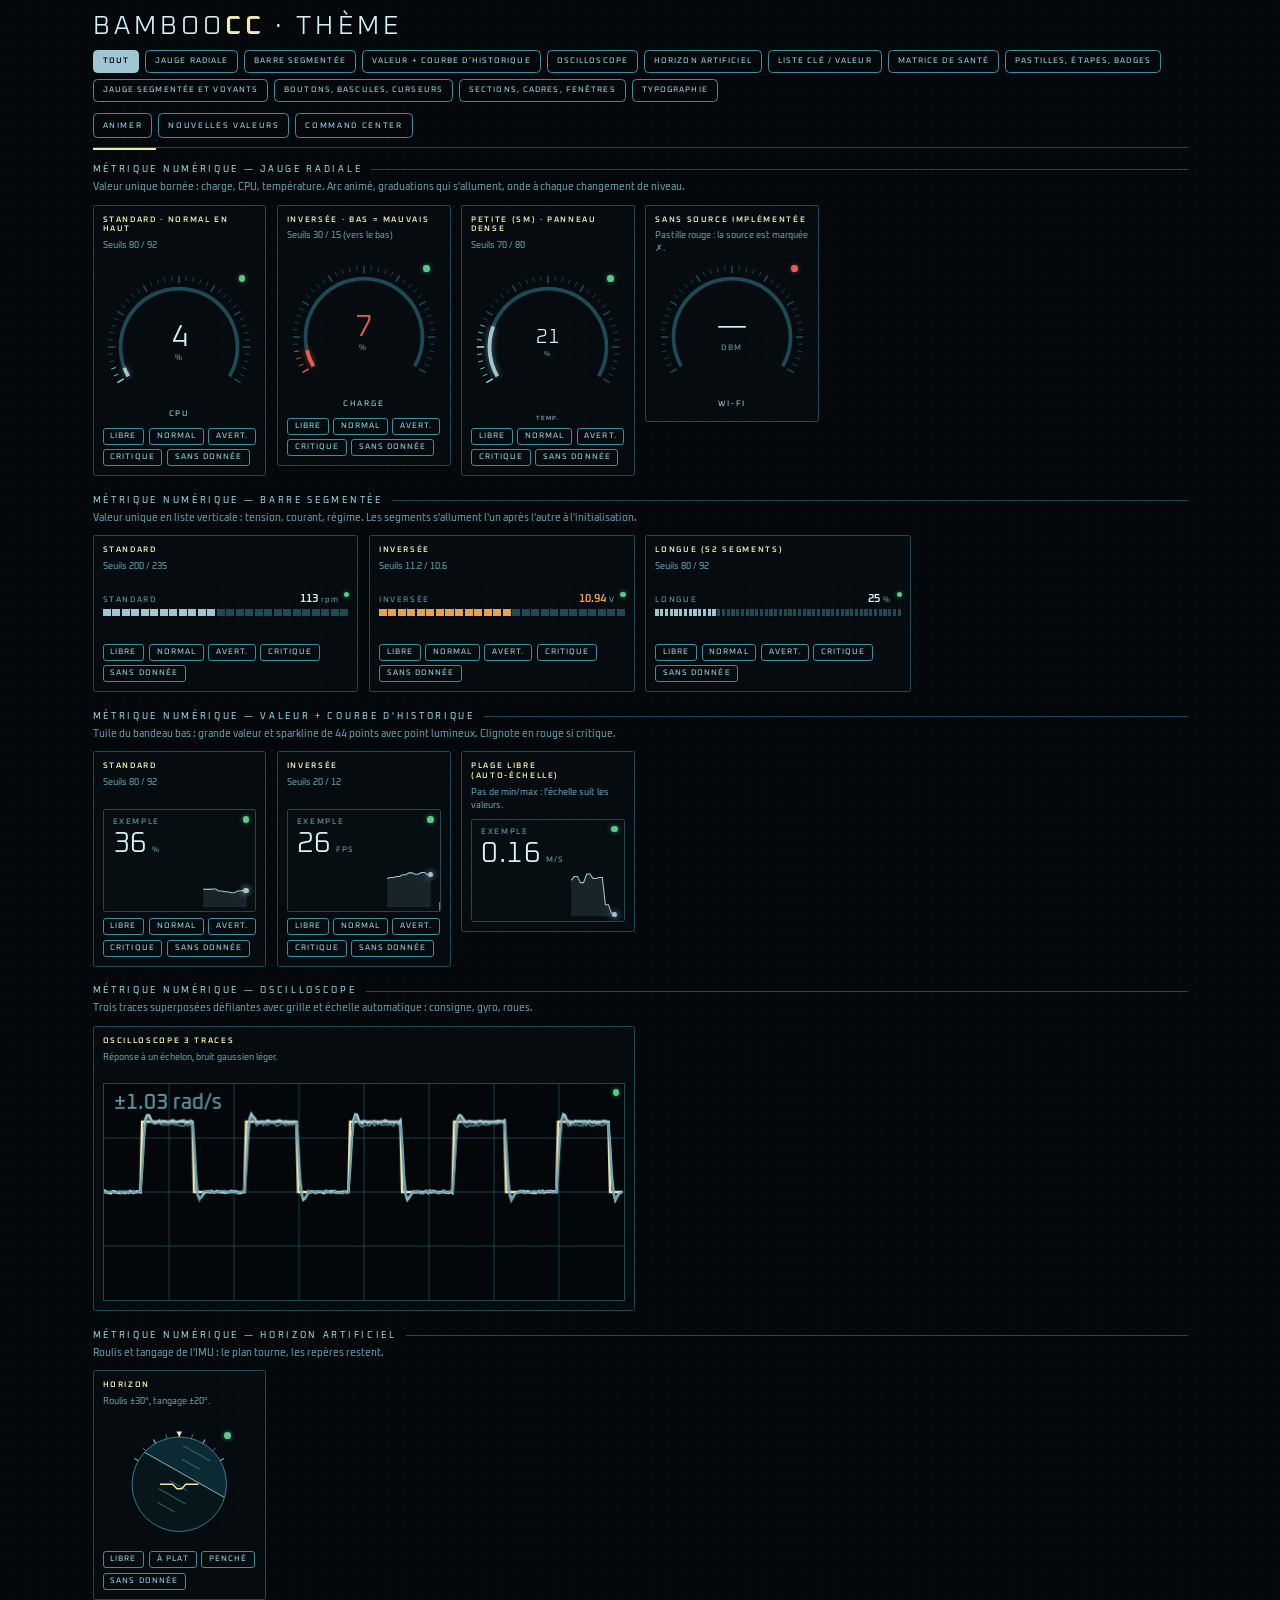
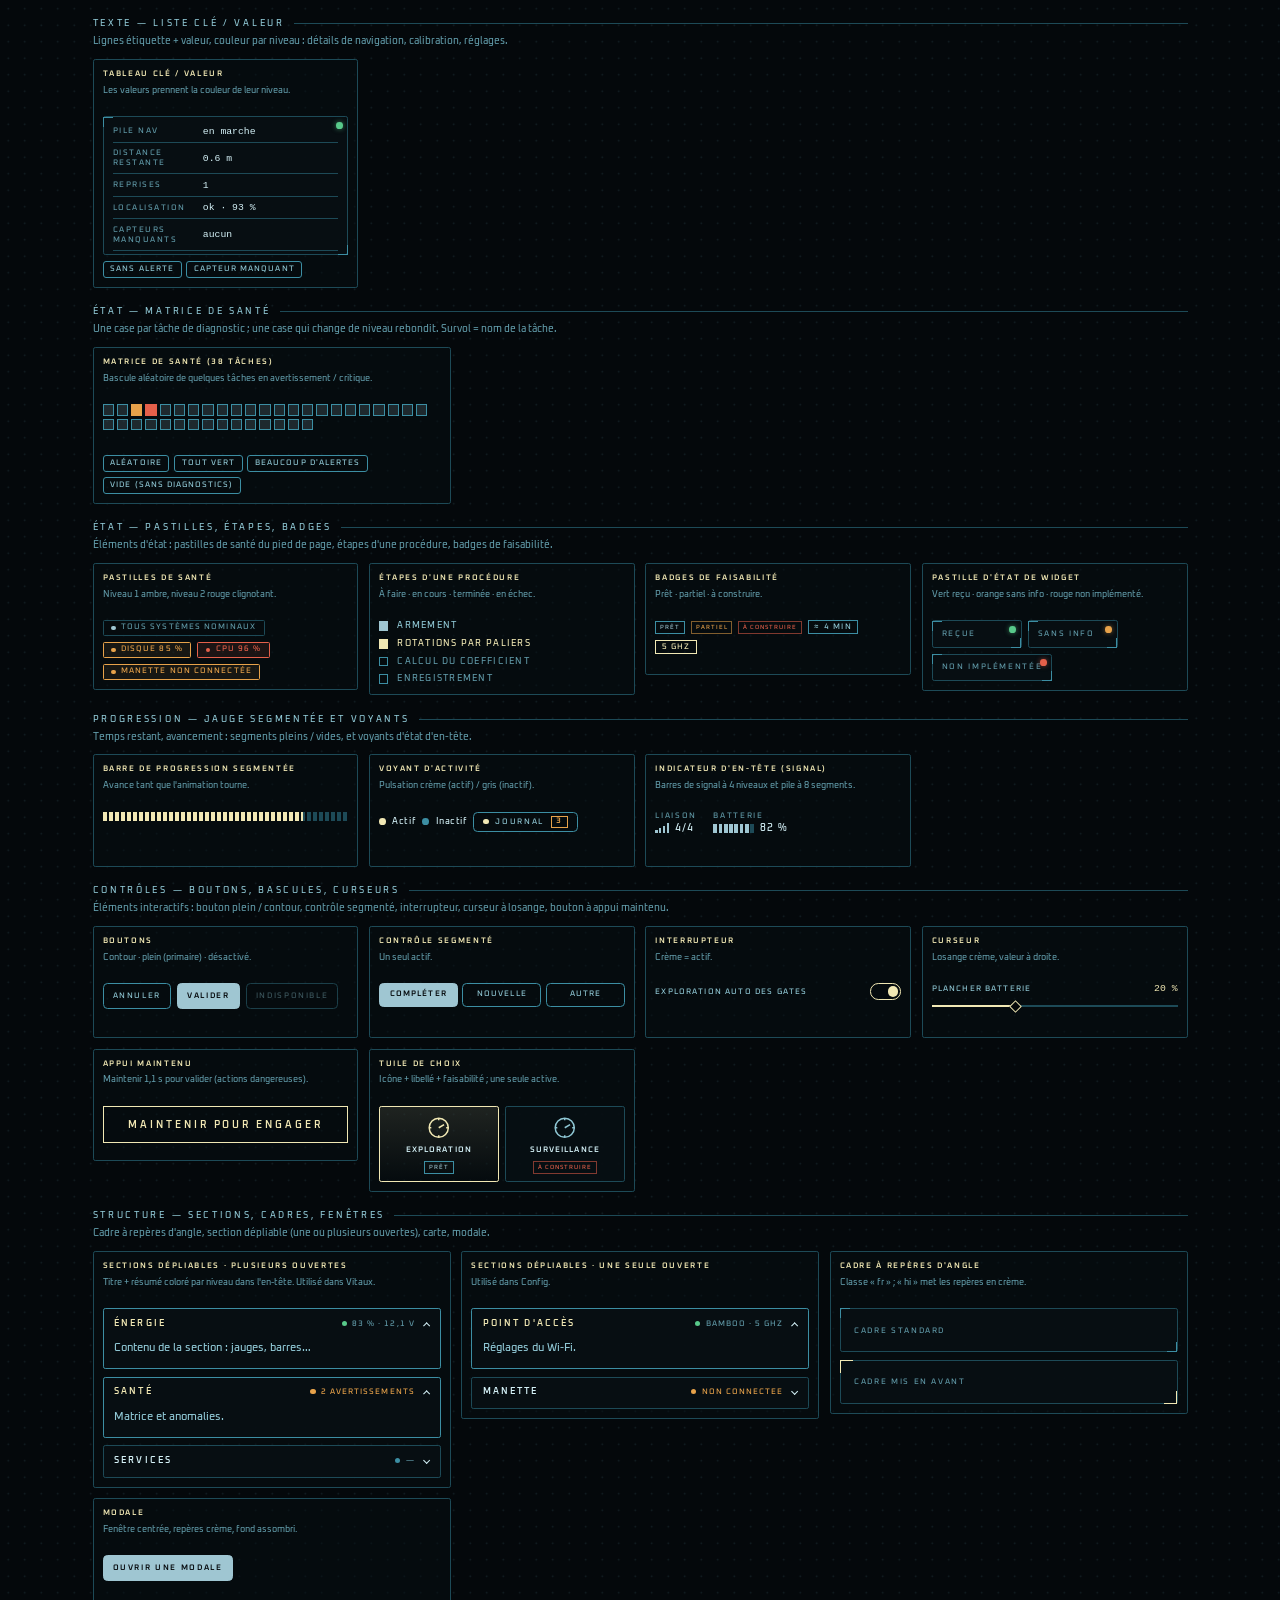
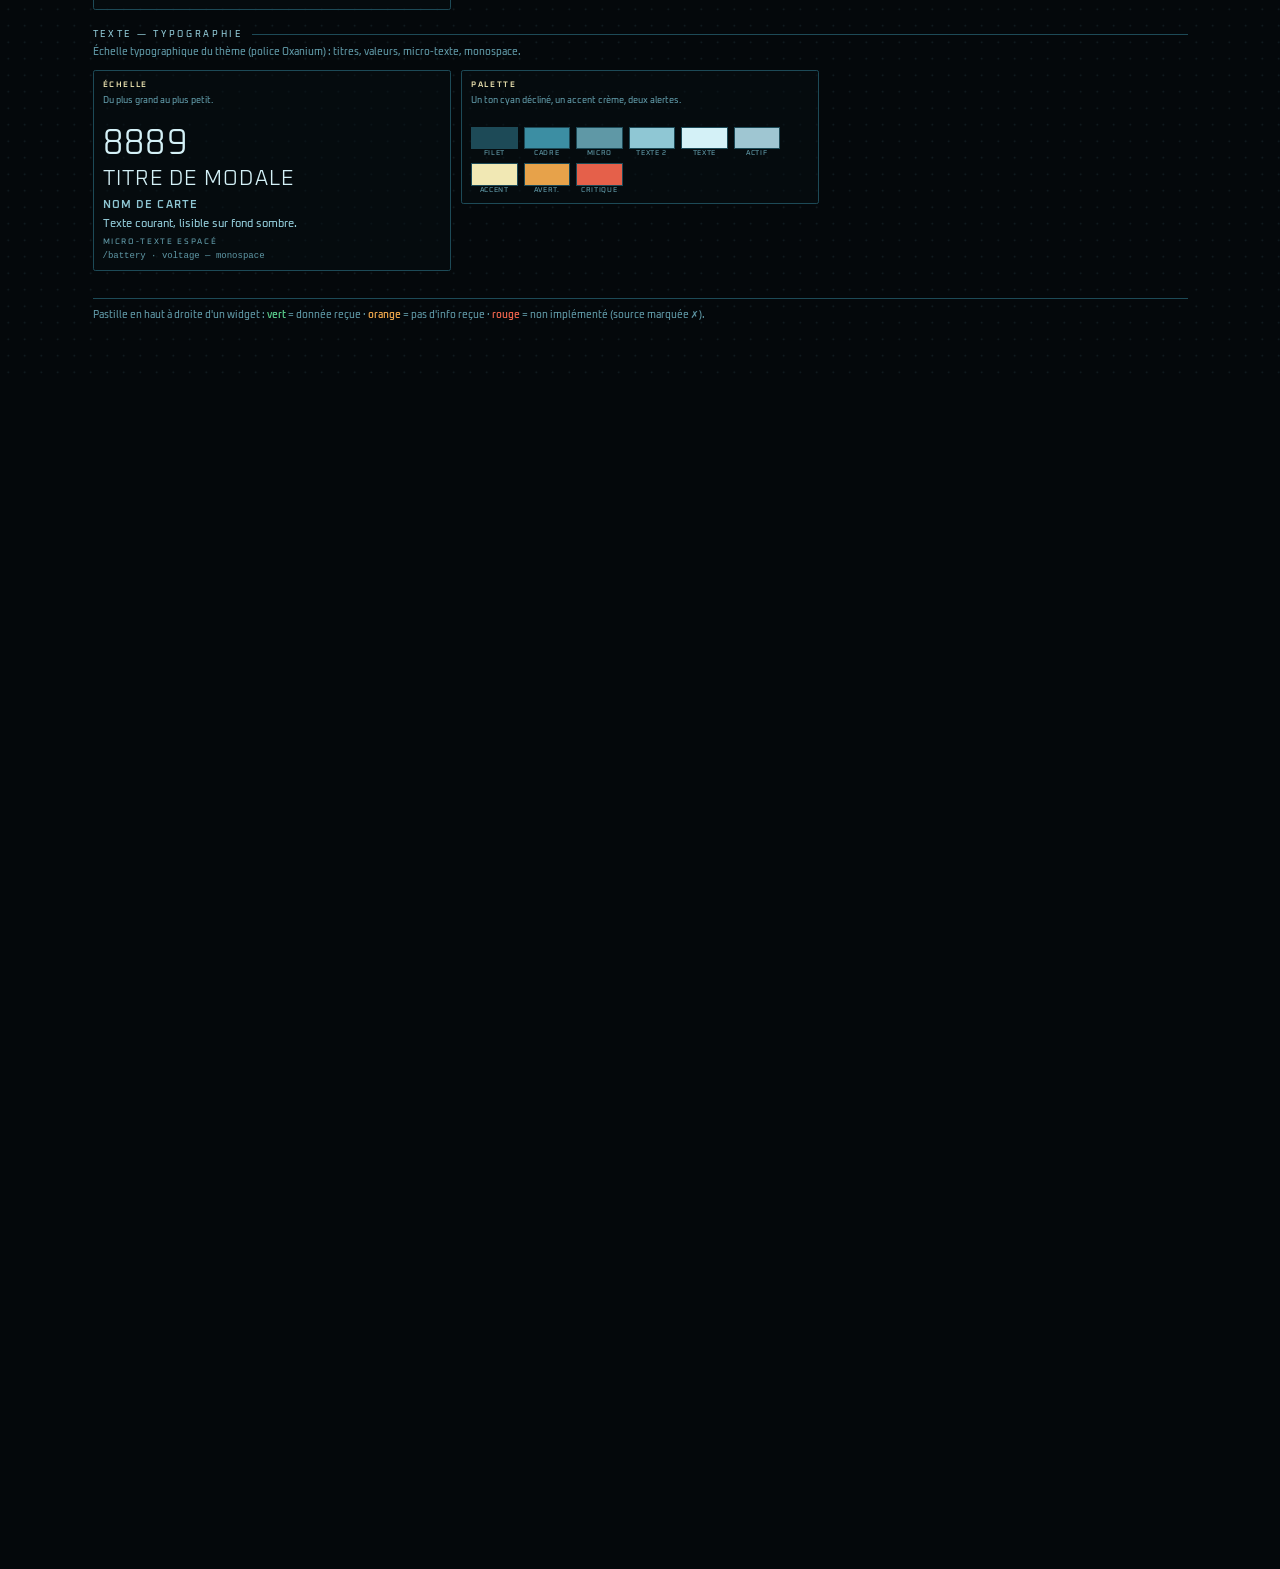
<file: docker/portail/theme/index.html>
<!doctype html>
<html lang="fr">
<head>
<meta charset="utf-8">
<meta name="viewport" content="width=device-width, initial-scale=1">
<meta name="theme-color" content="#04080b">
<title>Bamboo · Catalogue du thème</title>
<!--
  CATALOGUE DU THEME « console » : tous les widgets et éléments graphiques du Command Center,
  classés par type, avec des DONNÉES ALÉATOIRES pour voir leur aspect et leur comportement.
  Aucun accès au robot : cette page n'ouvre ni rosbridge ni vidéo. Elle utilise les MÊMES
  fichiers que le Command Center (../cc/cc.css, ../cc/widgets.js) -- ce qu'on voit ici est
  exactement ce qu'on aura là-bas.
    · filtres par type en haut · « Animer » : valeurs aléatoires continues · « Pause » les fige
    · chaque spécimen a ses propres boutons pour forcer un niveau (normal / avertissement / critique / sans donnée)
    · #t=<type>  ouvre directement un type (jauges, barres, courbes, ...) · #pause fige l'animation (captures)
-->
<link rel="stylesheet" href="../cc/cc.css">
</head>
<body class="cat">
<div class="catw">
  <header class="cath">
    <h1>Bamboo<b>CC</b> · thème</h1>
    <div class="catb" id="filters" role="toolbar" aria-label="Filtrer par type"></div>
    <div class="catb">
      <button class="btn" id="anim" type="button" aria-pressed="true">Animer</button>
      <button class="btn" id="reroll" type="button">Nouvelles valeurs</button>
      <a class="btn" href="../cc/" style="text-decoration:none">Command Center</a>
    </div>
  </header>
  <div class="catg" id="cat"></div>
  <p class="catf">Pastille en haut à droite d'un widget : <b style="color:#58c98a">vert</b> = donnée reçue · <b style="color:var(--amber)">orange</b> = pas d'info reçue · <b style="color:var(--alert)">rouge</b> = non implémenté (source marquée ✗).</p>
</div>
<dialog id="dlg" aria-labelledby="dlgT"></dialog>
<script src="../cc/widgets.js"></script>
<script>
(function () {
"use strict";
var W = window.W, $ = W.$, h = W.h, sv = W.sv, clamp = W.clamp, lvOf = W.lvOf, rng = W.rng, rnd = W.rnd, Gauge = W.Gauge, Bar = W.Bar, Stat = W.Stat, Horizon = W.Horizon, Scope = W.Scope, KV = W.KV, Matrix = W.Matrix, attach = W.attach, srcTag = W.srcTag, StatusDot = W.StatusDot, reduce = W.reduce, pad = W.pad;
var HASH = {}; location.hash.replace(/^#/, "").split("&").forEach(function (p) { if (p) { var a = p.split("="); HASH[a[0]] = a[1] === undefined ? true : a[1]; } });
window.CCSTATE = { DT: {} };                                  // Matrix lit les diagnostics : ici ils sont fabriques
var REG = []; W.setRegistry(REG);
var ANIM = !HASH.pause;

/* ---- generateur de valeurs : marche aleatoire bornee, avec forçage de niveau ---- */
function Walk(min, max, start) {
  var v = start == null ? rnd(min, max) : start, force = null, drop = false, spd = (max - min) * .06;
  return { get: function () { if (drop) return NaN; if (force != null) return force; return v; },
    step: function () { v = clamp(v + (rng() - .5) * 2 * spd + (rng() < .03 ? (rng() - .5) * (max - min) * .5 : 0), min, max); },
    force: function (x) { force = x; drop = false; }, free: function () { force = null; drop = false; }, none: function () { drop = true; }, jump: function () { v = rnd(min, max); } };
}
var TICKERS = [];                                              // chaque spécimen ajoute { step, refresh }
function control(box, items) {                                 // ligne de boutons d'un specimen
  var row = h("div", "ctl"), btns = [];
  items.forEach(function (it) { var b = h("button", "", it[0]); b.type = "button"; b.onclick = function () { it[1](); btns.forEach(function (x) { x.setAttribute("aria-pressed", x === b); }); }; row.appendChild(b); btns.push(b); });
  box.appendChild(row); return row;
}
function Spec(parent, name, desc, build) {
  var box = h("div", "spec"); box.appendChild(h("div", "nm", name)); box.appendChild(h("div", "ds", desc)); var st = h("div", "st2"); box.appendChild(st); parent.appendChild(box); build(st, box); return box;
}
function levels(box, walk, w, c, dir, min, max) {              // boutons de forçage de niveau
  var mid = (min + max) / 2, ok = dir === "down" ? [mid * 1.4, w * .92, c * .8] : [mid * .5, w * 1.05, c * 1.1];
  control(box, [["Libre", function () { walk.free(); }], ["Normal", function () { walk.force(clamp(ok[0], min, max)); }], ["Avert.", function () { walk.force(clamp(ok[1], min, max)); }], ["Critique", function () { walk.force(clamp(ok[2], min, max)); }], ["Sans donnée", function () { walk.none(); }]]);
}
function bindNum(w, walk) { TICKERS.push({ step: function () { walk.step(); }, refresh: function () { w.ready && w.set(walk.get()); } }); }

/* ======================= catalogue ======================= */
var TYPES = [];
function Type(id, title, hint, width, fill) { TYPES.push({ id: id, title: title, hint: hint, width: width, fill: fill }); }

Type("jauges", "Métrique numérique — jauge radiale", "Valeur unique bornée : charge, CPU, température. Arc animé, graduations qui s'allument, onde à chaque changement de niveau.", 230, function (g) {
  [["Standard · normal en haut", false, 0, 100, 80, 92, "up", "CPU"], ["Inversée · bas = mauvais", false, 0, 100, 30, 15, "down", "Charge"], ["Petite (sm) · panneau dense", true, 0, 100, 70, 80, "up", "Temp."]].forEach(function (c) {
    Spec(g, c[0], "Seuils " + c[4] + " / " + c[5] + (c[6] === "down" ? " (vers le bas)" : ""), function (st, box) {
      var w = Gauge({ label: c[7], unit: "%", min: c[2], max: c[3], warn: c[4], crit: c[5], dir: c[6], sm: c[1], src: "démo · valeurs aléatoires" }), wk = Walk(c[2], c[3]); st.appendChild(attach(w, function () { return wk.get(); }, 0).root); bindNum(w, wk); levels(box, wk, c[4], c[5], c[6], c[2], c[3]); }); });
  Spec(g, "Sans source implémentée", "Pastille rouge : la source est marquée ✗.", function (st) { var w = Gauge({ label: "Wi-Fi", unit: "dBm", min: -95, max: -30, src: "✗ wpa_cli signal_poll : à exposer" }); st.appendChild(attach(w, function () { return NaN; }, 0).root); });
});
Type("barres", "Métrique numérique — barre segmentée", "Valeur unique en liste verticale : tension, courant, régime. Les segments s'allument l'un après l'autre à l'initialisation.", 300, function (g) {
  [["Standard", 0, 250, 200, 235, "up", "rpm"], ["Inversée", 9, 12.6, 11.2, 10.6, "down", "V"], ["Longue (52 segments)", 0, 100, 80, 92, "up", "%"]].forEach(function (c, i) {
    Spec(g, c[0], "Seuils " + c[3] + " / " + c[4], function (st, box) {
      var w = Bar({ label: c[0].split(" ")[0], unit: c[6], min: c[1], max: c[2], dec: c[6] === "V" ? 2 : 0, warn: c[3], crit: c[4], dir: c[5], seg: i === 2 ? 52 : 26, src: "démo · valeurs aléatoires" }), wk = Walk(c[1], c[2]);
      st.appendChild(attach(w, function () { return wk.get(); }, 0).root); bindNum(w, wk); levels(box, wk, c[3], c[4], c[5], c[1], c[2]); }); });
});
Type("courbes", "Métrique numérique — valeur + courbe d'historique", "Tuile du bandeau bas : grande valeur et sparkline de 44 points avec point lumineux. Clignote en rouge si critique.", 210, function (g) {
  [["Standard", 0, 100, 80, 92, "up", "%"], ["Inversée", 0, 35, 20, 12, "down", "fps"], ["Plage libre (auto-échelle)", null, null, null, null, "up", "m/s"]].forEach(function (c) {
    Spec(g, c[0], c[1] == null ? "Pas de min/max : l'échelle suit les valeurs." : "Seuils " + c[3] + " / " + c[4], function (st, box) {
      var lo = c[1] == null ? 0 : c[1], hi = c[2] == null ? 1 : c[2], w = Stat({ label: "Exemple", unit: c[6], dec: c[6] === "m/s" ? 2 : 0, min: c[1], max: c[2], warn: c[3], crit: c[4], dir: c[5], src: "démo · valeurs aléatoires" }), wk = Walk(lo, hi);
      st.style.minHeight = "92px"; st.appendChild(attach(w, function () { return wk.get(); }, 0).root); bindNum(w, wk); if (c[3] != null) levels(box, wk, c[3], c[4], c[5], lo, hi); }); });
});
Type("oscillo", "Métrique numérique — oscilloscope", "Trois traces superposées défilantes avec grille et échelle automatique : consigne, gyro, roues.", 480, function (g) {
  Spec(g, "Oscilloscope 3 traces", "Réponse à un échelon, bruit gaussien léger.", function (st, box) {
    var sc = Scope(), t = 0, y = 0, v = 0, SCbuf = []; st.appendChild(sc.root); window.CCSTATE.SC = SCbuf; sc.setOk(true);
    for (var pf = 0; pf < 300; pf++) { t += .1; var c0 = (t % 6) < 3 ? .8 : 0; for (var q = 0; q < 3; q++) { var a0 = 70 * (c0 - y) - 9 * v; v += a0 * .1 / 3; y += v * .1 / 3; } SCbuf.push([c0, y + (rng() - .5) * .03, y * .96 + (rng() - .5) * .04]); }
    for (var pf = 0; pf < 300; pf++) { t += .1; var c0 = (t % 6) < 3 ? .8 : 0; for (var q = 0; q < 3; q++) { var a0 = 70 * (c0 - y) - 9 * v; v += a0 * .1 / 3; y += v * .1 / 3; } SCbuf.push([c0, y + (rng() - .5) * .03, y * .96 + (rng() - .5) * .04]); }
    TICKERS.push({ step: function () { t += .1; var cmd = (t % 6) < 3 ? .8 : 0; for (var i = 0; i < 3; i++) { var a = 70 * (cmd - y) - 9 * v; v += a * .1 / 3; y += v * .1 / 3; } SCbuf.push([cmd, y + (rng() - .5) * .03, y * .96 + (rng() - .5) * .04]); if (SCbuf.length > 300) SCbuf.shift(); }, refresh: function () { sc.draw(); } });
    W.RAF.push(function () { sc.draw(); });
  });
});
Type("horizon", "Métrique numérique — horizon artificiel", "Roulis et tangage de l'IMU : le plan tourne, les repères restent.", 200, function (g) {
  Spec(g, "Horizon", "Roulis ±30°, tangage ±20°.", function (st, box) { var hz = Horizon(); st.appendChild(hz.root); var r = Walk(-30, 30, 0), p = Walk(-20, 20, 0); TICKERS.push({ step: function () { r.step(); p.step(); }, refresh: function () { hz.set(r.get(), p.get()); } });
    control(box, [["Libre", function () { r.free(); p.free(); }], ["À plat", function () { r.force(0); p.force(0); }], ["Penché", function () { r.force(24); p.force(-12); }], ["Sans donnée", function () { r.none(); p.none(); }]]); });
});
Type("tableaux", "Texte — liste clé / valeur", "Lignes étiquette + valeur, couleur par niveau : détails de navigation, calibration, réglages.", 340, function (g) {
  Spec(g, "Tableau clé / valeur", "Les valeurs prennent la couleur de leur niveau.", function (st, box) {
    var a = Walk(0, 3), mode = 0; var rows = [["Pile NAV", function () { return "en marche"; }], ["Distance restante", function () { return a.get().toFixed(1) + " m"; }], ["Reprises", function () { var n = Math.round(a.get()); return [String(n), n >= 3 ? 2 : n >= 2 ? 1 : 0]; }], ["Localisation", function () { return ["ok · 93 %", 0]; }], ["Capteurs manquants", function () { return mode ? ["lidar", 2] : "aucun"; }]];
    st.appendChild(KV(rows, "démo · lignes fabriquées")); TICKERS.push({ step: function () { a.step(); }, refresh: function () { } });
    control(box, [["Sans alerte", function () { mode = 0; }], ["Capteur manquant", function () { mode = 1; }]]); });
});
Type("matrice", "État — matrice de santé", "Une case par tâche de diagnostic ; une case qui change de niveau rebondit. Survol = nom de la tâche.", 380, function (g) {
  Spec(g, "Matrice de santé (38 tâches)", "Bascule aléatoire de quelques tâches en avertissement / critique.", function (st, box) {
    var mx = Matrix(), lv = {}; for (var i = 0; i < 38; i++) lv["tâche " + pad(i + 1) + ": exemple"] = { name: "tâche " + pad(i + 1), level: 0, msg: "OK", vals: {} }; window.CCSTATE.DT = lv; st.appendChild(mx.root);
    function shuffle(n) { Object.keys(lv).forEach(function (k) { lv[k].level = 0; lv[k].msg = "OK"; }); var ks = Object.keys(lv); for (var j = 0; j < n; j++) { var k = ks[Math.floor(rng() * ks.length)]; lv[k].level = rng() < .35 ? 2 : 1; lv[k].msg = lv[k].level === 2 ? "critique (démo)" : "avertissement (démo)"; } }
    shuffle(3); TICKERS.push({ step: function () { if (rng() < .08) shuffle(Math.floor(rng() * 5)); }, refresh: function () { mx.update(); } });
    control(box, [["Aléatoire", function () { shuffle(4); }], ["Tout vert", function () { shuffle(0); }], ["Beaucoup d'alertes", function () { shuffle(12); }], ["Vide (sans diagnostics)", function () { window.CCSTATE.DT = {}; }]]); });
});
Type("pastilles", "État — pastilles, étapes, badges", "Éléments d'état : pastilles de santé du pied de page, étapes d'une procédure, badges de faisabilité.", 300, function (g) {
  Spec(g, "Pastilles de santé", "Niveau 1 ambre, niveau 2 rouge clignotant.", function (st) { var p = h("div", "pills"); p.style.flexWrap = "wrap"; [[0, "Tous systèmes nominaux"], [1, "Disque 85 %"], [2, "CPU 96 %"], [1, "Manette non connectée"]].forEach(function (x) { var e = h("span", "pill"); e.dataset.lv = x[0]; e.innerHTML = "<i></i><span></span>"; e.lastChild.textContent = x[1]; p.appendChild(e); }); st.appendChild(p); });
  Spec(g, "Étapes d'une procédure", "À faire · en cours · terminée · en échec.", function (st) { var u = h("ul", "steps"); [["Armement", "done"], ["Rotations par paliers", "doing"], ["Calcul du coefficient", ""], ["Enregistrement", "fail"]].forEach(function (x) { u.appendChild(h("li", x[1], x[0])); }); st.appendChild(u); });
  Spec(g, "Badges de faisabilité", "Prêt · partiel · à construire.", function (st) { st.innerHTML = '<div class="tags2"><span class="st ok">Prêt</span><span class="st part">Partiel</span><span class="st todo">À construire</span><span class="badge">≈ 4 min</span><span class="badge ok">5 GHz</span></div>'; });
  Spec(g, "Pastille d'état de widget", "Vert reçu · orange sans info · rouge non implémenté.", function (st) { st.className = "st2 kvw"; var t = h("div", "tags2"); [["ok", "reçue"], ["wait", "sans info"], ["todo", "non implémentée"]].forEach(function (x) { var c = h("div", "card fr"); c.style.minWidth = "120px"; c.innerHTML = '<div class="micro"></div>'; c.firstChild.textContent = x[1]; var d = h("i", "sdot"); d.dataset.s = x[0]; c.classList.add("wd"); c.appendChild(d); t.appendChild(c); }); st.appendChild(t); });
});
Type("progression", "Progression — jauge segmentée et voyants", "Temps restant, avancement : segments pleins / vides, et voyants d'état d'en-tête.", 300, function (g) {
  Spec(g, "Barre de progression segmentée", "Avance tant que l'animation tourne.", function (st) { var pg = h("div", "gauge-line"); pg.style.cssText = "height:12px;background:repeating-linear-gradient(90deg,var(--line) 0 5px,transparent 5px 8px);position:relative"; var i = h("i"); i.style.cssText = "position:absolute;inset:0 auto 0 0;width:0;background:repeating-linear-gradient(90deg,var(--cream) 0 5px,transparent 5px 8px);transition:width .3s linear"; pg.appendChild(i); st.appendChild(pg); var p = 0; TICKERS.push({ step: function () { p = (p + 2.2) % 105; }, refresh: function () { i.style.width = Math.min(100, p) + "%"; } }); });
  Spec(g, "Voyant d'activité", "Pulsation crème (actif) / gris (inactif).", function (st) { st.innerHTML = '<div class="tags2"><span class="phtxt" style="flex:none"><i class="pulse"></i><span>Actif</span></span><span class="phtxt" style="flex:none"><i class="pulse off"></i><span>Inactif</span></span><span class="jbtn btn" style="display:inline-flex"><i class="live"></i>Journal<b data-lv="1">3</b></span></div>'; });
  Spec(g, "Indicateur d'en-tête (signal)", "Barres de signal à 4 niveaux et pile à 8 segments.", function (st, box) { var q = Walk(0, 5); st.innerHTML = '<div class="inds" style="gap:22px"><div class="ind" data-lv="0"><span class="micro">Liaison</span><span class="iv"><span class="sigb"><i style="height:4px"></i><i style="height:7px"></i><i style="height:10px"></i><i style="height:14px"></i></span><span class="lbl">—</span></span></div><div class="ind" data-lv="0"><span class="micro">Batterie</span><span class="iv"><span class="mbat"></span><span class="lbl">—</span></span></div></div>';
    var mb = st.querySelector(".mbat"); for (var i = 0; i < 8; i++) mb.appendChild(h("i")); var ind = st.querySelectorAll(".ind"); TICKERS.push({ step: function () { q.step(); }, refresh: function () { var n = Math.floor(q.get()), p = Math.round(q.get() / 5 * 100); ind[0].querySelectorAll(".sigb i").forEach(function (b, k) { b.classList.toggle("on", k < n); }); ind[0].querySelector(".lbl").textContent = n + "/4"; ind[0].dataset.lv = n <= 1 ? 2 : n === 2 ? 1 : 0; mb.querySelectorAll("i").forEach(function (b, k) { b.classList.toggle("on", k < Math.round(p / 12.5)); }); ind[1].querySelector(".lbl").textContent = p + " %"; ind[1].dataset.lv = p <= 15 ? 2 : p <= 30 ? 1 : 0; } }); });
});
Type("controles", "Contrôles — boutons, bascules, curseurs", "Éléments interactifs : bouton plein / contour, contrôle segmenté, interrupteur, curseur à losange, bouton à appui maintenu.", 300, function (g) {
  Spec(g, "Boutons", "Contour · plein (primaire) · désactivé.", function (st) { st.innerHTML = '<div class="tags2"><button class="btn" type="button">Annuler</button><button class="btn pri" type="button">Valider</button><button class="btn" type="button" disabled style="opacity:.4;cursor:not-allowed">Indisponible</button></div>'; });
  Spec(g, "Contrôle segmenté", "Un seul actif.", function (st) { var s = h("div", "seg"); ["Compléter", "Nouvelle", "Autre"].forEach(function (x, i) { var b = h("button", "sb", x); b.type = "button"; b.setAttribute("aria-pressed", i === 0); b.onclick = function () { [].forEach.call(s.children, function (c) { c.setAttribute("aria-pressed", "false"); }); b.setAttribute("aria-pressed", "true"); }; s.appendChild(b); }); st.appendChild(s); });
  Spec(g, "Interrupteur", "Crème = actif.", function (st) { var r = h("div", "pr tgr"); r.appendChild(h("div", "pl", "Exploration auto des gates")); var t = h("button", "tg"); t.type = "button"; t.setAttribute("role", "switch"); t.setAttribute("aria-label", "Exploration auto"); t.setAttribute("aria-checked", "true"); t.onclick = function () { t.setAttribute("aria-checked", t.getAttribute("aria-checked") !== "true"); }; r.appendChild(t); st.appendChild(r); });
  Spec(g, "Curseur", "Losange crème, valeur à droite.", function (st) { var r = h("div", "pr"), pl = h("div", "pl", "Plancher batterie"), o = h("output"); pl.appendChild(o); var i = h("input"); i.type = "range"; i.min = 10; i.max = 40; i.value = 20; i.setAttribute("aria-label", "Plancher batterie"); var u = function () { o.textContent = i.value + " %"; i.style.setProperty("--p", (i.value - 10) / 30 * 100 + "%"); }; i.oninput = u; u(); r.append(pl, i); st.appendChild(r); });
  Spec(g, "Appui maintenu", "Maintenir 1,1 s pour valider (actions dangereuses).", function (st) {
    var b = h("button", "hold"); b.type = "button"; b.innerHTML = "<span>Maintenir pour engager</span>"; st.appendChild(b); var raf = 0, t0 = 0;
    var stop = function () { cancelAnimationFrame(raf); raf = 0; b.style.setProperty("--p", 0); }, go = function () { if (raf) return; t0 = performance.now(); var f = function () { var p = clamp((performance.now() - t0) / 1100, 0, 1); b.style.setProperty("--p", p); if (p >= 1) { stop(); b.querySelector("span").textContent = "Engagé ✓"; setTimeout(function () { b.querySelector("span").textContent = "Maintenir pour engager"; }, 1200); return; } raf = requestAnimationFrame(f); }; raf = requestAnimationFrame(f); };
    b.addEventListener("pointerdown", function (e) { e.preventDefault(); go(); }); ["pointerup", "pointerleave", "pointercancel"].forEach(function (n) { b.addEventListener(n, stop); }); b.addEventListener("keydown", function (e) { if ((e.key === " " || e.key === "Enter") && !e.repeat) { e.preventDefault(); go(); } }); b.addEventListener("keyup", stop); });
  Spec(g, "Tuile de choix", "Icône + libellé + faisabilité ; une seule active.", function (st) { var w = h("div", "mtiles"); w.style.gridTemplateColumns = "repeat(2,1fr)"; [["Exploration", "ok", "Prêt"], ["Surveillance", "todo", "À construire"]].forEach(function (x, i) { var t = h("button", "tile"); t.type = "button"; t.setAttribute("aria-pressed", i === 0); t.innerHTML = '<svg viewBox="0 0 24 24"><circle cx="12" cy="12" r="9"/><path d="M12 12l5-3M12 3v2M12 19v2M3 12h2M19 12h2"/></svg><b>' + x[0] + '</b><span class="st ' + x[1] + '">' + x[2] + '</span>'; t.onclick = function () { [].forEach.call(w.children, function (c) { c.setAttribute("aria-pressed", "false"); }); t.setAttribute("aria-pressed", "true"); }; w.appendChild(t); }); st.appendChild(w); });
});
Type("structure", "Structure — sections, cadres, fenêtres", "Cadre à repères d'angle, section dépliable (une ou plusieurs ouvertes), carte, modale.", 420, function (g) {
  Spec(g, "Sections dépliables · plusieurs ouvertes", "Titre + résumé coloré par niveau dans l'en-tête. Utilisé dans Vitaux.", function (st) { var host = h("div", "accs"), list = [], A = W.Accordion(host, list, true, REG); st.appendChild(host);
    var a = Walk(0, 100, 70); A("Énergie", function () { return [Math.round(a.get()) + " % · 12,1 V", lvOf(a.get(), 30, 15, "down")]; }, h("div", "pdesc", "Contenu de la section : jauges, barres…"), true); A("Santé", function () { return ["2 avertissements", 1]; }, h("div", "pdesc", "Matrice et anomalies."), true); A("Services", function () { return ["—", -1]; }, h("div", "pdesc", "Pas de donnée : point gris.")); TICKERS.push({ step: function () { a.step(); }, refresh: function () { } }); });
  Spec(g, "Sections dépliables · une seule ouverte", "Utilisé dans Config.", function (st) { var host = h("div", "accs"), list = [], A = W.Accordion(host, list, false, REG); st.appendChild(host); A("Point d'accès", function () { return ["Bamboo · 5 GHz", 0]; }, h("div", "pdesc", "Réglages du Wi-Fi."), true); A("Manette", function () { return ["non connectée", 1]; }, h("div", "pdesc", "Appairage.")); });
  Spec(g, "Cadre à repères d'angle", "Classe « fr » ; « hi » met les repères en crème.", function (st) { st.innerHTML = '<div class="fr" style="padding:18px"><span class="micro">cadre standard</span></div><div class="fr hi" style="padding:18px;margin-top:10px"><span class="micro">cadre mis en avant</span></div>'; });
  Spec(g, "Modale", "Fenêtre centrée, repères crème, fond assombri.", function (st) { var b = h("button", "btn pri", "Ouvrir une modale"); b.type = "button"; b.onclick = function () { var d = $("#dlg"); d.innerHTML = '<div class="mh"><span class="micro">Assistant // exemple</span><i class="pulse" style="margin:0"></i></div><div class="mb"><h3 id="dlgT">Titre de la modale</h3><div class="callout"><strong>À faire maintenant</strong><p>Texte d\'instruction avec un geste à accomplir.</p></div><ul class="steps"><li class="done">Étape terminée</li><li class="doing">Étape en cours</li><li>Étape à venir</li></ul></div><div class="mf"><button class="btn" id="x1" type="button">Annuler</button><button class="btn pri" id="x2" type="button">Valider</button></div>'; d.className = ""; d.showModal(); $("#x1").onclick = $("#x2").onclick = function () { d.close(); }; }; st.appendChild(b); });
});
Type("texte", "Texte — typographie", "Échelle typographique du thème (police Oxanium) : titres, valeurs, micro-texte, monospace.", 360, function (g) {
  Spec(g, "Échelle", "Du plus grand au plus petit.", function (st) { st.innerHTML = '<div style="font:300 46px/1 var(--display);letter-spacing:.04em">8889</div><div style="font:300 28px/1.15 var(--display);letter-spacing:.06em;text-transform:uppercase;margin-top:8px">Titre de modale</div><div style="font:600 15px/1.3 var(--display);letter-spacing:.1em;text-transform:uppercase;color:var(--ink2);margin-top:8px">Nom de carte</div><div style="margin-top:6px;color:var(--ink2)">Texte courant, lisible sur fond sombre.</div><div class="micro" style="margin-top:8px">Micro-texte espacé</div><div style="font:12px var(--mono);color:var(--mute);margin-top:6px">/battery · voltage — monospace</div>'; });
  Spec(g, "Palette", "Un ton cyan décliné, un accent crème, deux alertes.", function (st) { var t = h("div", "tags2"); [["--line", "filet"], ["--line-hi", "cadre"], ["--mute", "micro"], ["--ink2", "texte 2"], ["--ink", "texte"], ["--seg", "actif"], ["--cream", "accent"], ["--amber", "avert."], ["--alert", "critique"]].forEach(function (x) { var c = h("div"); c.style.cssText = "width:62px;font:500 9px var(--display);letter-spacing:.1em;text-transform:uppercase;color:var(--mute);text-align:center"; c.innerHTML = '<div style="height:30px;background:var(' + x[0] + ');border:1px solid var(--line)"></div>' + x[1]; t.appendChild(c); }); st.appendChild(t); });
});

/* ---- rendu ---- */
var cat = $("#cat"), filters = $("#filters"), shown = {};
W.RAF = [];
var all = h("button", "sb", "Tout"); all.type = "button"; all.setAttribute("aria-pressed", "true"); filters.appendChild(all);
var btnByType = {}; TYPES.forEach(function (t) { var b = h("button", "sb", t.title.split(" — ")[0] === "Métrique numérique" ? t.title.split(" — ")[1] : t.title.split(" — ")[1] || t.title); b.type = "button"; b.setAttribute("aria-pressed", "false"); filters.appendChild(b); btnByType[t.id] = b; });
var secs = {};
TYPES.forEach(function (t) { var s = h("section", "cats"); s.id = "t-" + t.id; var hd = h("h2"); hd.appendChild(document.createTextNode(t.title)); s.appendChild(hd); s.appendChild(h("div", "ds", t.hint)); s.lastChild.style.cssText = "font:13px/1.45 var(--display);color:var(--mute);margin:-4px 0 2px"; var gr = h("div", "catgrid"); gr.style.setProperty("--w", t.width + "px"); s.appendChild(gr); cat.appendChild(s); secs[t.id] = s; t.fill(gr); });
function filter(id) { all.setAttribute("aria-pressed", id === "all"); TYPES.forEach(function (t) { btnByType[t.id].setAttribute("aria-pressed", t.id === id); secs[t.id].style.display = id === "all" || id === t.id ? "" : "none"; }); try { history.replaceState(null, "", id === "all" ? "#" : "#t=" + id); } catch (e) { } }
all.onclick = function () { filter("all"); }; TYPES.forEach(function (t) { btnByType[t.id].onclick = function () { filter(t.id); }; });
filter(HASH.t && secs[HASH.t] ? HASH.t : "all");

$("#anim").onclick = function () { ANIM = !ANIM; $("#anim").setAttribute("aria-pressed", ANIM); $("#anim").textContent = ANIM ? "Animer" : "Pause"; };
$("#anim").setAttribute("aria-pressed", ANIM); if (!ANIM) $("#anim").textContent = "Pause";
$("#reroll").onclick = function () { TICKERS.forEach(function (t) { if (t.jump) t.jump(); }); for (var i = 0; i < 40; i++) TICKERS.forEach(function (t) { t.step(); }); };
TICKERS.forEach(function (t) { for (var i = 0; i < 30; i++) t.step(); });                                    // etat de depart varie
setInterval(function () { if (ANIM) TICKERS.forEach(function (t) { t.step(); }); TICKERS.forEach(function (t) { t.refresh(); }); REG.forEach(function (f) { f(); }); }, 250);
(function raf(ts) { W.RAF.forEach(function (f) { f(ts); }); requestAnimationFrame(raf); })();
window.CAT = { types: TYPES.map(function (t) { return t.id; }), specs: function () { return document.querySelectorAll(".spec").length; } };
})();
</script>
</body>
</html>
</file>
<file: docker/portail/cc/cc.css>
@font-face { font-family: "Oxanium"; font-weight: 300; font-display: swap; src: url("../fonts/oxanium-300.ttf") format("truetype"); }
  @font-face { font-family: "Oxanium"; font-weight: 500; font-display: swap; src: url("../fonts/oxanium-500.ttf") format("truetype"); }
  @font-face { font-family: "Oxanium"; font-weight: 600; font-display: swap; src: url("../fonts/oxanium-600.ttf") format("truetype"); }

  :root {
    --bg:#04080b; --panel:#070f13; --line:#1d4a57; --line-hi:#3c8ea3;
    --ink:#d4f1f7; --ink2:#8fc7d4; --mute:#5f98a6;
    --cream:#f1e8b4; --alert:#e5604a; --amber:#e7a24a; --seg:#9fc6d2;
    --display:"Oxanium","Bahnschrift","Segoe UI",system-ui,sans-serif;
    --mono:ui-monospace,"Cascadia Mono","SF Mono",Menlo,Consolas,monospace;
    --c:var(--seg);
    color-scheme:dark;
  }
  *{box-sizing:border-box}
  :root{--z:.75}
  html{zoom:var(--z)}                                   /* 75 % = niveau d'affichage retenu : la mise en page est calculee dans une fenetre 1/0,75 plus grande */
  html,body{height:100%;margin:0}
  body{background-color:var(--bg);background-image:radial-gradient(circle,rgb(111 183 200/.16) 1px,transparent 1.4px);background-size:22px 22px;
    color:var(--ink);font:400 14px/1.45 var(--display);overflow:auto}
  button{font:inherit;color:inherit}
  .micro{font:500 10px/1.2 var(--display);letter-spacing:.22em;text-transform:uppercase;color:var(--mute)}
  .mono{font-family:var(--mono)}

  /* ---------- grille générale ---------- */
  .app{display:grid;height:calc(100dvh / var(--z));min-height:690px;gap:10px;padding:10px 12px 8px;
    grid-template-columns:236px minmax(0,1fr) 440px;grid-template-rows:60px minmax(0,1fr) 176px 32px;
    grid-template-areas:"hdr hdr hdr" "rail stage panel" "rail strip panel" "foot foot foot"}
  .fr{position:relative;border:1px solid var(--line);background:rgb(7 15 19/.86);border-radius:3px;min-width:0;min-height:0}
  .fr::before,.fr::after{content:"";position:absolute;width:12px;height:12px;border:0 solid var(--line-hi);pointer-events:none;z-index:6}
  .fr::before{top:-1px;left:-1px;border-top-width:2px;border-left-width:2px}
  .fr::after{right:-1px;bottom:-1px;border-right-width:2px;border-bottom-width:2px}
  .fr.hi::before,.fr.hi::after{border-color:var(--cream);width:16px;height:16px}

  /* ---------- en-tête ---------- */
  .hdr{grid-area:hdr;display:grid;grid-template-columns:auto minmax(0,1fr) auto;align-items:center;gap:22px;padding:0 18px;overflow:hidden}
  .logo{font:300 24px/1 var(--display);letter-spacing:.2em;text-transform:uppercase;white-space:nowrap}
  .logo b{font-weight:600;color:var(--cream)} .logo small{display:block;margin-top:6px}
  .mchip{display:grid;grid-template-columns:auto minmax(80px,1fr) auto;align-items:center;gap:16px;min-width:0;padding:0 18px;border-left:1px solid var(--line);border-right:1px solid var(--line);height:38px}
  .mchip .mt{font:600 15px/1.1 var(--display);letter-spacing:.2em;text-transform:uppercase;color:var(--cream);white-space:nowrap}
  .mchip .mtime{font:300 22px/1 var(--display);letter-spacing:.08em;font-variant-numeric:tabular-nums}
  .pulse{width:9px;height:9px;border-radius:50%;background:var(--cream);box-shadow:0 0 0 0 rgb(241 232 180/.6);animation:pulse 1.6s ease-out infinite;display:inline-block;margin-right:10px}
  @keyframes pulse{to{box-shadow:0 0 0 12px rgb(241 232 180/0)}}
  .inds{display:flex;align-items:center;gap:18px}
  .ind{display:grid;gap:3px;min-width:0}
  .ind .iv{font:500 13px/1.1 var(--display);letter-spacing:.14em;text-transform:uppercase;white-space:nowrap;display:flex;align-items:center;gap:8px;--c:var(--seg)}
  .ind[data-lv="1"] .iv{--c:var(--amber);color:var(--amber)} .ind[data-lv="2"] .iv{--c:var(--alert);color:var(--alert);animation:blink 1s steps(2) infinite}
  .dotl{width:8px;height:8px;border-radius:50%;background:var(--c)}
  .sigb{display:inline-flex;align-items:flex-end;gap:2px;height:14px}.sigb i{width:3px;background:var(--line);transition:background .25s}.sigb i.on{background:var(--c)}
  .mbat{display:inline-flex;gap:2px}.mbat i{width:5px;height:12px;background:var(--line);transition:background .25s}.mbat i.on{background:var(--c)}
  .sim{display:flex;gap:6px;align-items:center;padding-left:16px;border-left:1px solid var(--line)}
  .sim button{padding:6px 8px;border:1px solid var(--line);border-radius:4px;background:transparent;cursor:pointer;font:500 10px/1 var(--display);letter-spacing:.14em;text-transform:uppercase;color:var(--mute)}
  .sim button[aria-pressed=true]{border-color:var(--amber);color:var(--amber)}
  .hb{position:absolute;left:0;right:0;bottom:0;height:2px;overflow:hidden;pointer-events:none}
  .hb::after{content:"";position:absolute;top:0;height:100%;width:180px;background:linear-gradient(90deg,transparent,var(--cream),transparent);animation:hb 4.5s linear infinite}
  @keyframes hb{from{transform:translateX(-200px)}to{transform:translateX(1500px)}}
  @keyframes blink{50%{opacity:.35}}

  /* ---------- rail gauche ---------- */
  .rail{grid-area:rail;display:grid;grid-template-rows:minmax(0,1fr) auto;gap:10px;min-height:0}
  .modes{position:relative;display:grid;gap:6px;padding:8px}
  .mode{position:relative;z-index:1;display:grid;grid-template-columns:32px 1fr;column-gap:12px;align-items:center;text-align:left;padding:8px 10px;border:1px solid transparent;border-radius:3px;background:transparent;cursor:pointer;color:var(--ink2);height:56px}
  .mode svg{grid-row:1/3;width:28px;height:28px;stroke:currentColor;fill:none;stroke-width:1.5;transition:stroke .3s}
  .mode b{font:600 13px/1.1 var(--display);letter-spacing:.24em;text-transform:uppercase;align-self:end}
  .mode small{font:500 9.5px/1.2 var(--display);letter-spacing:.14em;text-transform:uppercase;color:var(--mute);align-self:start}
  .mode[aria-pressed=true]{color:var(--cream)}
  .mode:hover{color:var(--ink)}
  .mode:focus-visible,.btn:focus-visible,.tile:focus-visible,.sb:focus-visible,.tg:focus-visible{outline:2px solid var(--cream);outline-offset:2px}
  .selb{position:absolute;left:8px;right:8px;top:0;height:56px;border:1px solid var(--cream);background:linear-gradient(90deg,rgb(241 232 180/.13),transparent);transition:transform .45s cubic-bezier(.7,0,.2,1);z-index:0;pointer-events:none}
  .selb::before{content:"";position:absolute;left:-1px;top:-1px;bottom:-1px;width:4px;background:var(--cream)}

  .op{display:grid;grid-template-columns:minmax(0,1fr);grid-template-rows:auto auto minmax(0,1fr);gap:8px;padding:10px;min-height:0;min-width:0}
  .op>*{min-width:0}
  .opcam{position:relative;aspect-ratio:4/3;background:#03070a;border:1px solid var(--line);overflow:hidden}
  .opcam video{position:absolute;inset:0;width:100%;height:100%;object-fit:cover;transform:scaleX(-1);display:none;filter:saturate(.35) contrast(1.1) brightness(.9) hue-rotate(150deg)}
  .opcam.on video{display:block}
  .opcam svg{position:absolute;inset:0;width:100%;height:100%}
  .opcam .face{fill:none;stroke:var(--line-hi);stroke-width:1;stroke-dasharray:3 4}
  .opcam .scanl{stroke:var(--cream);stroke-width:1.5;animation:scanv 3.2s ease-in-out infinite alternate}
  @keyframes scanv{from{transform:translateY(12px)}to{transform:translateY(108px)}}
  .opcam .on-btn{position:absolute;left:8px;right:8px;bottom:8px;z-index:2}
  .opcam.on .on-btn{display:none}
  .btn{min-height:34px;padding:8px 12px;border:1px solid var(--line-hi);border-radius:6px;background:transparent;color:var(--ink2);cursor:pointer;font:500 11px/1 var(--display);letter-spacing:.2em;text-transform:uppercase;transition:background .15s,color .15s,border-color .15s}
  .btn:hover{border-color:var(--cream);color:var(--ink)}
  .btn.pri{background:var(--seg);border-color:var(--seg);color:var(--bg);font-weight:600}
  .btn.pri:hover{background:var(--cream);border-color:var(--cream)}
  .opmeta{display:flex;justify-content:space-between;gap:8px}
  .ai{display:grid;grid-template-columns:minmax(0,1fr);grid-template-rows:auto auto minmax(0,1fr) auto;gap:8px;min-height:0;min-width:0}
  .wave{display:flex;align-items:center;gap:3px;height:34px}
  .wave i{flex:1;background:var(--line-hi);height:4px;border-radius:1px;transition:height .12s}
  .aitxt{font:12px/1.5 var(--mono);color:var(--ink2);overflow:hidden}
  .aitxt .cur{display:inline-block;width:7px;height:13px;background:var(--cream);vertical-align:-2px;animation:blink 1s steps(2) infinite}
  .aiin{display:flex;gap:8px;align-items:center;border:1px solid var(--line);padding:8px 10px;color:var(--mute);font:12px var(--mono)}
  .aiin svg{width:16px;height:16px;stroke:currentColor;fill:none;stroke-width:1.5}
  .aiin input{flex:1;min-width:0;background:transparent;border:0;outline:0;color:var(--ink);font:12px var(--mono)}
  .aiin input::placeholder{color:var(--mute)}
  .aiin:focus-within{border-color:var(--cream)}
  .aisend{background:none;border:0;color:var(--cream);cursor:pointer;padding:0;display:inline-flex;flex:none}
  .aisend:disabled{color:var(--mute);cursor:default}
  .aisend svg{width:16px;height:16px;stroke:currentColor;fill:none;stroke-width:1.5}
  .aibtn{position:relative;background:none;border:1px solid var(--line);color:var(--mute);cursor:pointer;padding:2px 3px;display:inline-flex;flex:none;border-radius:2px}
  .aibtn:hover{color:var(--cream);border-color:var(--line-hi)}
  .aibtn svg{width:14px;height:14px;stroke:currentColor;fill:none;stroke-width:1.5;stroke-linecap:round}
  .aibtn .off{display:block}
  .aibtn[aria-pressed=true] .off{display:none}
  .aibtn[aria-pressed=true]{color:var(--cream);border-color:var(--cream)}
  .aibtn:disabled{opacity:.4;cursor:default}
  #aiMic[aria-pressed=true]::after{content:"";position:absolute;top:-3px;right:-3px;width:6px;height:6px;border-radius:50%;background:var(--alert);animation:pulse 1.6s ease-out infinite}
  #aiMic.hear{border-color:var(--alert);color:var(--alert)}
  .aigear{background:none;border:0;color:var(--mute);cursor:pointer;padding:0 2px;display:inline-flex}
  .aigear:hover{color:var(--cream)}
  .aigear svg{width:15px;height:15px;stroke:currentColor;fill:none;stroke-width:1.4}
  .ai .opmeta{gap:4px;justify-content:flex-start;flex-wrap:nowrap;min-width:0}
  .ai .opmeta .badge{padding:3px 5px;letter-spacing:.1em}
  .ai .opmeta .micro{margin-right:auto;min-width:0;overflow:hidden;text-overflow:ellipsis;white-space:nowrap}
  .ai .opmeta .badge,.ai .opmeta .aigear{flex:none}
  .aiin{min-width:0}
  .badge.warn{border-color:var(--amber);color:var(--amber)}
  .badge.bad{border-color:#e5604a;color:#e5604a}
  .aitxt .q{color:var(--mute);display:block;margin-bottom:4px}
  .aitxt .a{white-space:pre-wrap;overflow-wrap:anywhere}

  /* ---------- scène caméra ---------- */
  .stage{grid-area:stage;overflow:hidden}
  .slot{position:absolute;inset:0;background:#03070a}
  .slot>.vp{position:absolute;inset:0}
  .vp canvas{width:100%;height:100%;display:block}
  .vp video{position:absolute;inset:0;width:100%;height:100%;object-fit:contain;background:#03070a;filter:saturate(.8) contrast(1.04)}
  .vp canvas.ov{position:absolute;inset:0;z-index:1}
  .vp video.hidden{display:none}
  .fx{position:absolute;inset:0;z-index:2;pointer-events:none;background:radial-gradient(ellipse at 50% 50%,transparent 55%,rgb(0 0 0/.55) 100%),repeating-linear-gradient(0deg,rgb(255 255 255/.022) 0 1px,transparent 1px 3px)}
  .vchips{position:absolute;left:14px;top:12px;z-index:4;display:flex;gap:6px;flex-wrap:wrap}
  .chip{padding:5px 8px;border:1px solid var(--line-hi);background:rgb(4 8 11/.72);font:500 10px/1 var(--display);letter-spacing:.16em;text-transform:uppercase;color:var(--ink2);cursor:pointer;border-radius:2px}
  .chip[aria-pressed=true]{border-color:var(--cream);color:var(--cream)}
  .chip.static{cursor:default;color:var(--amber);border-color:color-mix(in srgb,var(--amber) 60%,transparent)}
  .chip.live{color:var(--bg);background:var(--cream);border-color:var(--cream)}
  .glitch{position:absolute;inset:0;z-index:3;pointer-events:none;display:none;align-items:center;justify-content:center}
  .stage.degr .glitch{display:flex}
  .glitch b{font:600 18px var(--display);letter-spacing:.4em;color:var(--amber);text-shadow:0 0 14px rgb(231 162 74/.5);animation:blink 1s steps(2) infinite;background:rgb(4 8 11/.6);padding:8px 16px;border:1px solid var(--amber)}
  .stage.degr .vp{animation:jit .22s steps(2) infinite}
  @keyframes jit{50%{transform:translateX(2px)}}
  .stage.crit::after{border-color:var(--alert)}
  .stage.swapflash .slot{animation:sw .5s ease-out}
  @keyframes sw{0%{filter:brightness(2.2) contrast(1.4)}100%{filter:none}}

  /* ---------- bandeau de constantes ---------- */
  .strip{grid-area:strip;display:grid;grid-template-columns:repeat(6,minmax(0,1fr));gap:10px}
  .stat{display:grid;grid-template-rows:auto auto minmax(0,1fr);gap:4px;padding:11px 12px 6px;overflow:hidden;--c:var(--seg)}
  .stat[data-lv="1"]{--c:var(--amber)} .stat[data-lv="2"]{--c:var(--alert)}
  .stat .vrow{display:flex;align-items:baseline}
  .v{font:300 38px/1 var(--display);letter-spacing:.02em;font-variant-numeric:tabular-nums;color:var(--ink);transition:color .3s;white-space:nowrap}
  .stat[data-lv="1"] .v,.stat[data-lv="2"] .v{color:var(--c)}
  .u{font:500 11px var(--display);color:var(--mute);margin-left:6px;letter-spacing:.12em;text-transform:uppercase}
  .flash{animation:flash .65s ease-out}
  @keyframes flash{0%{color:#fff;text-shadow:0 0 16px var(--cream);transform:translateY(-1px)}100%{text-shadow:0 0 0 transparent;transform:none}}
  .stat[data-lv="2"]{animation:critb 1.3s ease-in-out infinite}
  @keyframes critb{50%{box-shadow:inset 0 0 0 1px var(--alert),0 0 20px rgb(229 96 74/.28)}}
  .sp{width:100%;height:100%;min-height:22px;overflow:visible}
  .sp polyline{fill:none;stroke:var(--c);stroke-width:1.4;vector-effect:non-scaling-stroke;transition:stroke .3s}
  .sp path{fill:var(--c);opacity:.12;stroke:none}
  .spw{position:relative;min-height:22px}
  .spd{position:absolute;right:-3px;width:7px;height:7px;margin-top:-3px;background:var(--c);border-radius:50%;box-shadow:0 0 8px var(--c);transition:top .4s}

  /* ---------- panneau de mode ---------- */
  .panel{grid-area:panel;display:grid;grid-template-columns:minmax(0,1fr);grid-template-rows:auto minmax(0,1fr);overflow:hidden}
  .ph{padding:12px 16px 11px;border-bottom:1px solid var(--line);display:flex;align-items:flex-end;justify-content:space-between;gap:12px}
  .ph h2{margin:0;font:300 24px/1 var(--display);letter-spacing:.18em;text-transform:uppercase;white-space:nowrap}
  .ph .micro{white-space:nowrap}
  .ph h2 i{font-style:normal;color:var(--cream);font-size:13px;letter-spacing:.2em;margin-right:12px;vertical-align:4px}
  .pb{overflow:auto;padding:14px 14px 22px;display:grid;grid-template-columns:minmax(0,1fr);gap:18px;align-content:start;scrollbar-width:thin;scrollbar-color:var(--line-hi) transparent;position:relative}
  .panel.out .pb{opacity:0;transform:translateX(14px);transition:opacity .14s,transform .14s}
  .sweep{position:absolute;left:0;right:0;top:0;height:2px;background:linear-gradient(90deg,transparent,var(--cream),transparent);z-index:5;opacity:0;pointer-events:none}
  .panel.in .sweep{animation:swp .7s ease-out}
  @keyframes swp{0%{opacity:1;top:50px}100%{opacity:0;top:100%}}
  .blk{display:grid;gap:11px;position:relative}
  .bt{display:flex;align-items:center;gap:10px;font:500 11px/1 var(--display);letter-spacing:.28em;text-transform:uppercase;color:var(--ink2)}
  .bt i{font-style:normal;color:var(--cream)} .bt::after{content:"";flex:1;height:1px;background:var(--line)}
  .bt em{order:2;font-style:normal;font-size:10px;letter-spacing:.14em;color:var(--mute)}
  .rv{opacity:0;transform:translateY(12px);animation:rv .55s cubic-bezier(.2,.8,.2,1) forwards;animation-delay:calc(var(--i,0)*60ms)}
  @keyframes rv{to{opacity:1;transform:none}}
  .row2{display:grid;grid-template-columns:1fr 1fr;gap:12px}
  .row3{display:grid;grid-template-columns:repeat(3,1fr);gap:8px}
  .card{padding:11px 12px;display:grid;gap:8px;position:relative}

  /* ---------- jauge radiale ---------- */
  .gauge{position:relative;width:100%;max-width:200px;aspect-ratio:1;margin:0 auto;--c:var(--seg)}
  .gauge[data-lv="1"]{--c:var(--amber)} .gauge[data-lv="2"]{--c:var(--alert)}
  .gauge svg{position:absolute;inset:0;width:100%;height:100%;overflow:visible}
  .gauge .trk{fill:none;stroke:var(--line);stroke-width:5}
  .gauge .val{fill:none;stroke:var(--c);stroke-width:5;transition:stroke-dashoffset .55s cubic-bezier(.2,.8,.2,1),stroke .3s;filter:drop-shadow(0 0 4px color-mix(in srgb,var(--c) 60%,transparent))}
  .gauge .tk{stroke:var(--line);stroke-width:1.2;transition:stroke .25s}
  .gauge .tk.on{stroke:var(--c)} .gauge .tk.mj{stroke-width:2.2}
  .gauge.init .val{transition-duration:1.3s}
  .gauge.init .tk{transition-delay:calc(var(--k)*16ms)}
  .gauge .rip{fill:none;stroke:var(--c);stroke-width:1.6;opacity:0;transform-box:fill-box;transform-origin:center}
  .gauge.rp .rip{animation:rip .95s ease-out}
  @keyframes rip{from{opacity:.95;transform:scale(.72)}to{opacity:0;transform:scale(1.2)}}
  .gauge[data-lv="2"] .val{animation:critglow 1.2s ease-in-out infinite}
  @keyframes critglow{50%{filter:drop-shadow(0 0 10px var(--alert))}}
  .gauge .ctr{position:absolute;inset:0;display:grid;place-content:center;text-align:center;pointer-events:none;padding-bottom:6%}
  .gauge .gv{font:300 40px/1 var(--display);font-variant-numeric:tabular-nums;transition:color .3s}
  .gauge[data-lv="1"] .gv,.gauge[data-lv="2"] .gv{color:var(--c)}
  .gauge .gu{font:500 10.5px/1 var(--display);letter-spacing:.2em;color:var(--mute);margin-top:4px;text-transform:uppercase}
  .gauge .gl{position:absolute;left:0;right:0;bottom:2%;text-align:center;font:500 10px/1 var(--display);letter-spacing:.24em;text-transform:uppercase;color:var(--ink2)}
  .gauge.sm .gv{font-size:27px}.gauge.sm .gu{font-size:9px}.gauge.sm .gl{font-size:8.5px;letter-spacing:.16em;bottom:0}

  /* ---------- barre segmentée ---------- */
  .bar{display:grid;gap:5px;position:relative;--c:var(--seg)}
  .bar[data-lv="1"]{--c:var(--amber)} .bar[data-lv="2"]{--c:var(--alert)}
  .bar .bh{display:flex;justify-content:space-between;align-items:baseline}
  .bar .bv{font:500 15px/1 var(--display);font-variant-numeric:tabular-nums}
  .bar .bv small{color:var(--mute);margin-left:4px;font-size:10px;letter-spacing:.12em}
  .bar[data-lv="1"] .bv,.bar[data-lv="2"] .bv{color:var(--c)}
  .bar .bh{padding-right:13px} /* la pastille d'état (coin haut droit) ne doit pas recouvrir la valeur */
  #iCCT{display:inline-block;min-width:16ch} /* largeur du plus long libellé : un changement d'état ne décale pas les autres indicateurs */
  #iCC .dotl{flex:none;background:var(--c)} #iCC[data-lv="0"] .dotl{background:#58c98a;box-shadow:0 0 7px rgb(88 201 138/.6)}
  .segs{display:flex;gap:2px;height:10px}
  .segs i{flex:1;background:var(--line);transition:background .22s}
  .segs i.on{background:var(--c)}
  .bar.init .segs i{transition-delay:calc(var(--k)*22ms)}
  .bar[data-lv="2"] .segs i.on{animation:blink 1s steps(2) infinite}

  /* ---------- horizon, matrice ---------- */
  .hz{position:relative;width:100%;max-width:150px;aspect-ratio:1;margin:0 auto}.hz svg{width:100%;height:100%}
  .mx{display:grid;grid-template-columns:repeat(auto-fill,15px);gap:4px;position:relative;min-height:19px}
  .mx i{width:15px;height:15px;border:1px solid var(--line-hi);transition:background .3s,border-color .3s}
  .mx i[data-lv="0"]{background:rgb(159 198 210/.16)}
  .mx i[data-lv="1"]{background:var(--amber);border-color:var(--amber)}
  .mx i[data-lv="3"]{background:var(--alert);border-color:var(--alert)}
  .mx i[data-lv="2"]{background:var(--alert);border-color:var(--alert);animation:blink .8s steps(2) infinite}
  .mx i.chg{animation:mxc .8s ease-out}
  @keyframes mxc{0%{transform:scale(1.9);box-shadow:0 0 14px var(--cream)}100%{transform:none}}
  .anom{display:grid;gap:5px;font:12px/1.35 var(--mono)}
  .anom div{display:flex;gap:8px;align-items:baseline;padding:5px 8px;border-left:3px solid var(--amber);background:rgb(231 162 74/.07);animation:evin .45s ease-out}
  .anom div.l2{border-left-color:var(--alert);background:rgb(229 96 74/.09)}
  .anom b{font:600 10px var(--display);letter-spacing:.16em;color:var(--amber)} .anom .l2 b{color:var(--alert)}
  .anom .ok{border-left-color:var(--line-hi);background:transparent;color:var(--mute)}

  /* ---------- formulaires ---------- */
  .tiles{display:grid;grid-template-columns:repeat(6,1fr);gap:8px}
  .tile{grid-column:span 2;position:relative;padding:11px 6px 9px;display:grid;justify-items:center;gap:7px;border:1px solid var(--line);background:rgb(7 15 19/.9);cursor:pointer;text-align:center;border-radius:3px;transition:border-color .2s,background .2s}
  .tile:nth-child(n+4){grid-column:span 3}
  .tile svg{width:34px;height:34px;stroke:var(--ink2);fill:none;stroke-width:1.4;transition:stroke .25s,transform .25s}
  .tile b{font:600 10.5px/1.25 var(--display);letter-spacing:.14em;text-transform:uppercase}
  .tile:hover{border-color:var(--line-hi)} .tile:hover svg{transform:scale(1.08)}
  .tile[aria-pressed=true]{border-color:var(--cream);background:linear-gradient(180deg,rgb(241 232 180/.11),transparent)}
  .tile[aria-pressed=true] svg{stroke:var(--cream)}
  .st{font:500 8.5px/1 var(--display);letter-spacing:.16em;text-transform:uppercase;padding:3px 5px;border:1px solid}
  .st.ok{color:var(--seg);border-color:var(--line-hi)} .st.part{color:var(--amber);border-color:color-mix(in srgb,var(--amber) 55%,transparent)} .st.todo{color:var(--alert);border-color:color-mix(in srgb,var(--alert) 55%,transparent)}
  .prm{display:grid;gap:12px}
  .pr{display:grid;gap:6px}
  .pr .pl{display:flex;justify-content:space-between;align-items:baseline;font:500 11px var(--display);letter-spacing:.14em;text-transform:uppercase;color:var(--ink2)}
  .pr .pl output{font:500 13px var(--mono);color:var(--cream);letter-spacing:0}
  .pr.tgr{grid-template-columns:1fr auto;align-items:center}
  .seg{display:grid;grid-auto-flow:column;grid-auto-columns:1fr;gap:6px}
  .sb{padding:8px 6px;border:1px solid var(--line-hi);border-radius:6px;background:transparent;cursor:pointer;color:var(--ink2);font:500 10.5px/1.2 var(--display);letter-spacing:.14em;text-transform:uppercase}
  .sb[aria-pressed=true]{background:var(--seg);border-color:var(--seg);color:var(--bg);font-weight:600}
  .tg{width:42px;height:22px;border:1px solid var(--line-hi);border-radius:11px;position:relative;cursor:pointer;background:transparent;padding:0}
  .tg::after{content:"";position:absolute;top:3px;left:3px;width:14px;height:14px;border-radius:50%;background:var(--mute);transition:transform .22s,background .22s}
  .tg[aria-checked=true]{border-color:var(--cream)} .tg[aria-checked=true]::after{transform:translateX(20px);background:var(--cream)}
  input[type=range]{-webkit-appearance:none;appearance:none;width:100%;height:20px;background:transparent;margin:0;cursor:pointer}
  input[type=range]::-webkit-slider-runnable-track{height:2px;background:linear-gradient(90deg,var(--cream) var(--p,50%),var(--line) var(--p,50%))}
  input[type=range]::-webkit-slider-thumb{-webkit-appearance:none;width:12px;height:12px;margin-top:-5px;background:var(--bg);border:2px solid var(--cream);transform:rotate(45deg)}
  input[type=range]:focus-visible{outline:2px solid var(--cream);outline-offset:3px}
  .pts{display:flex;flex-wrap:wrap;gap:6px;align-items:center}
  .pt{padding:5px 9px;border:1px solid var(--line-hi);font:500 11px var(--mono);color:var(--ink)}
  .pt+.pt::before{content:"→";margin-right:8px;color:var(--cream)}
  .hold{position:relative;overflow:hidden;min-height:50px;border:1px solid var(--cream);background:transparent;color:var(--cream);font:600 13px var(--display);letter-spacing:.3em;text-transform:uppercase;cursor:pointer;user-select:none;touch-action:none;width:100%}
  .hold::before{content:"";position:absolute;inset:0;width:calc(var(--p,0)*100%);background:rgb(241 232 180/.28)}
  .hold span{position:relative}
  .hold.danger{border-color:var(--alert);color:var(--alert)} .hold.danger::before{background:rgb(229 96 74/.28)}
  .hold:focus-visible{outline:2px solid var(--cream);outline-offset:2px}
  .q{display:grid;gap:6px}
  .qi{display:grid;grid-template-columns:auto 1fr auto;gap:10px;align-items:center;padding:8px 10px;border:1px solid var(--line);font:500 12px var(--display);letter-spacing:.1em}
  .qi.run{border-color:var(--cream)} .qi .qs{font:500 9px var(--display);letter-spacing:.16em;color:var(--mute);text-transform:uppercase}
  .qi.run .qs{color:var(--cream)} .qn{font:300 18px var(--display);color:var(--mute)}

  /* ---------- carte / scope / opérateur ---------- */
  .mapw{position:relative;aspect-ratio:4/3;background:#03070a;border:1px solid var(--line);overflow:hidden}
  .mapw .vp{position:absolute;inset:0}
  .mapmeta{position:absolute;left:8px;top:7px;z-index:3;pointer-events:none}
  .maptools{position:absolute;right:6px;top:6px;z-index:4;display:flex;gap:5px}
  .mapleg{position:absolute;left:8px;bottom:7px;z-index:3;display:flex;gap:10px;pointer-events:none}
  .mapleg span{display:flex;align-items:center;gap:5px}.mapleg i{width:8px;height:8px;display:inline-block}
  .scope{position:relative;aspect-ratio:2.4;border:1px solid var(--line);background:#03070a}.scope canvas{width:100%;height:100%;display:block}
  .legend{display:flex;gap:14px;flex-wrap:wrap}.legend span{display:flex;align-items:center;gap:6px}.legend i{width:14px;height:2px;display:inline-block}
  .lst{display:grid;gap:6px}
  .li{display:grid;grid-template-columns:auto 1fr auto;gap:10px;align-items:center;padding:8px 10px;border:1px solid var(--line);font:12px var(--display)}
  .li b{font:600 12px var(--display);letter-spacing:.12em;text-transform:uppercase}.li small{display:block;color:var(--mute);font:11px var(--mono)}
  .dotc{width:8px;height:8px;border-radius:50%;background:var(--seg)} .dotc.w{background:var(--amber)} .dotc.e{background:var(--alert)} .dotc.o{background:var(--line)}
  .big{font:300 34px/1 var(--display);letter-spacing:.14em;text-transform:uppercase}
  .badge{display:inline-block;padding:3px 7px;border:1px solid var(--line-hi);font:500 10px/1 var(--display);letter-spacing:.16em;text-transform:uppercase;color:var(--ink2)}
  .badge.ok{border-color:var(--cream);color:var(--cream)}
  .li.sel{border-color:var(--cream);background:rgb(241 232 180/.08)}
  .svcs{display:grid;grid-template-columns:1fr 1fr;gap:6px}.svcs .li{grid-template-columns:auto 1fr;padding:6px 8px}.svcs .li b{font-size:10px;letter-spacing:.06em}
  .sigs{display:inline-flex;align-items:flex-end;gap:2px;height:12px}.sigs i{width:3px;background:var(--seg)}

  /* ---------- bandeau d'événements ---------- */
  .foot{grid-area:foot;display:flex;align-items:center;gap:16px;padding:0 14px;overflow:hidden}
  .foot .lbl{flex:none;color:var(--cream)}
  .evs{display:flex;gap:26px;overflow:hidden;min-width:0;flex:1}
  .ev{display:flex;gap:9px;align-items:baseline;white-space:nowrap;font:12px var(--mono);color:var(--mute);animation:evin .55s cubic-bezier(.2,.8,.2,1)}
  .ev:first-child{color:var(--ink)}
  .ev b{font:600 10px var(--display);letter-spacing:.16em;color:var(--seg)} .ev.l1 b{color:var(--amber)} .ev.l2 b{color:var(--alert)}
  @keyframes evin{from{opacity:0;transform:translateX(34px)}to{opacity:1;transform:none}}

  /* ---------- sources (revue de faisabilité) ---------- */
  .src{display:none;position:absolute;left:4px;bottom:3px;z-index:9;pointer-events:none;max-width:96%;overflow:hidden;text-overflow:ellipsis;white-space:nowrap;
    font:500 9px/1.3 var(--mono);color:var(--cream);background:rgb(4 8 11/.9);padding:1px 4px;font-style:normal;border:1px solid color-mix(in srgb,var(--cream) 35%,transparent)}
  .src.todo{color:var(--alert);border-color:color-mix(in srgb,var(--alert) 45%,transparent)}
  body.srcs .src{display:block}
  .srcnote{display:none;font:11px/1.4 var(--mono);color:var(--cream)} body.srcs .srcnote{display:block}

  /* ---------- modale ---------- */
  dialog{width:min(540px,calc(100vw - 24px));max-height:calc(100dvh - 24px);overflow:auto;padding:0;border:1px solid var(--line-hi);border-radius:3px;background:var(--panel);color:var(--ink)}
  dialog::backdrop{background:rgb(2 5 7/.82)}
  dialog::before,dialog::after{content:"";position:absolute;width:16px;height:16px;border:0 solid var(--cream);pointer-events:none}
  dialog::before{top:0;left:0;border-top-width:2px;border-left-width:2px} dialog::after{right:0;bottom:0;border-right-width:2px;border-bottom-width:2px}
  .mh{display:flex;justify-content:space-between;align-items:center;padding:12px 22px;border-bottom:1px solid var(--line)}
  .mb{padding:20px 22px 6px;display:grid;gap:16px}.mb h3{margin:0;font:300 28px/1.15 var(--display);letter-spacing:.06em;text-transform:uppercase}
  .mf{display:flex;justify-content:flex-end;gap:10px;padding:16px 22px 22px}
  .callout{padding:12px 14px;border:1px solid var(--line);border-left:3px solid var(--cream);background:rgb(241 232 180/.06)}
  .callout strong{display:block;margin-bottom:4px;font:600 12px var(--display);letter-spacing:.2em;text-transform:uppercase;color:var(--cream)}
  .steps{list-style:none;margin:0;padding:0;display:grid;gap:8px;font:500 12px/1.3 var(--display);letter-spacing:.14em;text-transform:uppercase}
  .steps li{display:flex;align-items:center;gap:12px;color:var(--mute)}.steps li::before{content:"";width:10px;height:10px;border:1px solid var(--line-hi)}
  .steps li.doing{color:var(--cream)}.steps li.doing::before{background:var(--cream);border-color:var(--cream)}
  .steps li.done{color:var(--ink2)}.steps li.done::before{background:var(--seg);border-color:var(--seg)}
  .pgb{height:12px;background:repeating-linear-gradient(90deg,var(--line) 0 5px,transparent 5px 8px);position:relative}
  .pgb i{position:absolute;inset:0 auto 0 0;width:0;background:repeating-linear-gradient(90deg,var(--cream) 0 5px,transparent 5px 8px);transition:width .3s linear}
  table.kv{border-collapse:collapse;width:100%}table.kv tr{border-bottom:1px solid var(--line)}
  table.kv th{text-align:left;padding:7px 12px 7px 0;width:40%;font:500 10px var(--display);letter-spacing:.2em;text-transform:uppercase;color:var(--mute)}
  table.kv td{padding:7px 0;font:13px var(--mono)}


  /* ---------- v2 : en-tête, pastilles, journal, accordéons, détail ---------- */
  .ind{position:relative}
  .ind .src{left:0;top:calc(100% + 2px);bottom:auto}
  .pico{width:18px;height:18px;stroke:currentColor;fill:none;stroke-width:1.4;flex:none}
  .ind[data-lv="1"] .sigb i.on{background:var(--amber)} .ind[data-lv="2"] .sigb i.on{background:var(--alert)}
  .pulse.off{animation:none;background:var(--line-hi)}
  .ph{align-items:center;gap:14px}
  .phbtn{display:inline-flex;align-items:center;gap:12px;flex:none;min-height:40px;padding:8px 14px;border:1px solid var(--cream);border-radius:3px;background:rgb(241 232 180/.08);color:var(--cream);font:600 14px/1 var(--display);letter-spacing:.22em;text-transform:uppercase;cursor:pointer;transition:background .15s}
  .phbtn:hover{background:rgb(241 232 180/.2)} .phbtn:focus-visible{outline:2px solid var(--cream);outline-offset:3px}
  .chev{width:7px;height:7px;border-right:2px solid currentColor;border-bottom:2px solid currentColor;transform:rotate(45deg);margin-top:-3px;display:inline-block;flex:none;transition:transform .25s,margin .25s}
  .phtxt{min-width:0;flex:1;display:flex;align-items:center;gap:9px;font:500 12px/1.3 var(--display);letter-spacing:.06em;color:var(--ink)}
  .phtxt span{overflow:hidden;white-space:nowrap;text-overflow:ellipsis}
  .phtxt .pulse{margin-right:0;flex:none} .phtxt .dotc{flex:none}
  .foot .lbl{color:var(--mute)}
  .pills{display:flex;gap:8px;align-items:center;min-width:0;flex:1;overflow:hidden}
  .pill{display:inline-flex;align-items:center;gap:7px;padding:4px 10px;border:1px solid var(--line);border-radius:2px;font:500 10.5px/1 var(--display);letter-spacing:.14em;text-transform:uppercase;color:var(--mute);white-space:nowrap;user-select:none;cursor:default;--c:var(--seg)}
  .pill i{width:6px;height:6px;border-radius:50%;background:var(--c);flex:none}
  .pill[data-lv="1"]{border-color:var(--amber);color:var(--amber);--c:var(--amber);background:rgb(231 162 74/.08)}
  .pill[data-lv="2"]{border-color:var(--alert);color:var(--alert);--c:var(--alert);background:rgb(229 96 74/.1);animation:blink 1s steps(2) infinite}
  .jbtn{flex:none;display:inline-flex;align-items:center;gap:9px;min-height:24px!important;padding:4px 12px!important}
  .jbtn .live{width:7px;height:7px;border-radius:50%;background:var(--cream);animation:pulse 1.6s ease-out infinite}
  a.btn{display:inline-flex;align-items:center;justify-content:center;text-decoration:none}
  .jbtn b{font:600 10px/1 var(--display);padding:2px 6px;border:1px solid var(--line-hi);color:var(--ink2)}
  .jbtn b[data-lv="1"]{border-color:var(--amber);color:var(--amber)} .jbtn b[data-lv="2"]{border-color:var(--alert);color:var(--alert)}
  .callout.warn{border-left-color:var(--alert);background:rgb(229 96 74/.08)}
  .callout p{margin:0;color:var(--ink)}
  dialog.wide{width:min(780px,calc(100vw - 24px))}
  /* Journal : panneau coulissant NON MODAL sur la moitie DROITE de l'ecran. La page reste vivante et pilotable a gauche
     (touches d'armement, futur pilotage clavier). Fermeture : « Fermer », bouton Journal ou touche J ; Echap desarme.
     --jt / --jb (poses par la page) laissent voir l'en-tete en haut et le pied de page en bas. */
  dialog.slide{position:fixed;z-index:60;margin:0;left:auto;right:0;top:var(--jt,0px);bottom:var(--jb,0px);width:calc(50vw / var(--z));max-width:none;height:auto;max-height:none;border-radius:0;border-width:1px 0 1px 1px;
    display:flex;flex-direction:column;transform:translateX(100%);transition:transform .32s cubic-bezier(.2,.8,.2,1)}
  dialog.slide[open]{transform:none}
  dialog.slide.leaving{transform:translateX(100%)}
  @starting-style{dialog.slide[open]{transform:translateX(100%)}}
  dialog.slide::backdrop{background:transparent}
  dialog.slide::before,dialog.slide::after{display:none}
  dialog.slide .mh{flex:none} dialog.slide .mb{flex:1;min-height:0;grid-template-rows:auto auto minmax(0,1fr) auto auto;align-content:start;overflow:hidden}
  dialog.slide .mf{flex:none;padding-top:12px}
  dialog.slide .jl{max-height:none;height:100%}
  /* liste des touches */
  .kbd{display:grid;gap:6px;align-content:start;overflow:auto;min-height:0;scrollbar-width:thin;scrollbar-color:var(--line-hi) transparent}
  .kg{margin-top:12px;font:500 10px/1.2 var(--display);letter-spacing:.22em;text-transform:uppercase;color:var(--cream);padding-bottom:4px;border-bottom:1px solid var(--line)}
  .kr{display:grid;grid-template-columns:minmax(150px,230px) 1fr;gap:14px;align-items:center;padding:6px 8px;background:rgb(159 198 210/.04);border-left:3px solid var(--line-hi)}
  .kk{display:flex;gap:6px;flex-wrap:wrap}
  kbd{display:inline-block;min-width:26px;padding:3px 8px;border:1px solid var(--cream);border-bottom-width:3px;border-radius:3px;font:600 12px/1.3 var(--mono);letter-spacing:.08em;color:var(--cream);text-align:center;background:rgb(241 232 180/.06)}
  .kd{font:12px/1.45 var(--mono);color:var(--ink)}
  /* incidents */
  .r3d{position:relative;height:42vh;min-height:230px;border:1px solid var(--line);background:radial-gradient(ellipse at 50% 45%,rgb(86 200 222/.07),transparent 70%),rgb(4 8 11/.6);overflow:hidden}
  .r3dc{display:block;width:100%;height:100%}
  .r3dbar{position:absolute;left:0;right:0;top:0;display:flex;align-items:center;gap:4px;flex-wrap:wrap;padding:5px 8px;pointer-events:none;font:11px/1.2 var(--mono)}
  .r3dbar>*{pointer-events:auto}
  .r3dc1{all:unset;cursor:pointer;color:var(--seg);padding:2px 5px;border:1px solid transparent} .r3dc1:hover:not(:disabled){border-color:var(--line-hi);color:var(--ink)} .r3dc1:focus-visible{outline:1px solid var(--cream)}
  .r3dc1.cur{color:var(--cream);cursor:default} .r3dsep{color:var(--mute)}
  .r3dback{all:unset;cursor:pointer;margin-left:auto;padding:2px 8px;border:1px solid var(--line-hi);color:var(--seg);font:11px/1.2 var(--mono)} .r3dback:hover{color:var(--ink);border-color:var(--seg)} .r3dback:focus-visible{outline:1px solid var(--cream)}
  .inccons{list-style:none;margin:0;padding:0;display:grid;gap:2px}
  .inccons li{display:flex;gap:10px;flex-wrap:wrap;align-items:baseline;padding:2px 8px;border-left:3px solid var(--amber);background:rgb(159 198 210/.04);cursor:pointer;font:12px/1.4 var(--mono)}
  .inccons li[data-lv="2"]{border-left-color:var(--alert)} .inccons li:hover,.inccons li:focus-visible{background:rgb(159 198 210/.12);outline:none}
  .inccn{color:var(--ink)} .incct{color:var(--mute)}
  .incgo{cursor:pointer} .incgo:hover{background:rgb(159 198 210/.09)}
  /* ---------- maintenance d'une part (module optionnel partmaint.js, 2026-11-22) : tout ce bloc se supprime avec le module ---------- */
  dialog.slide.slide-left{left:0;right:auto;border-width:1px 1px 1px 0;transform:translateX(-100%)}
  dialog.slide.slide-left[open]{transform:none}
  dialog.slide.slide-left.leaving{transform:translateX(-100%)}
  @starting-style{dialog.slide.slide-left[open]{transform:translateX(-100%)}}
  dialog.slide.slide-left::before,dialog.slide.slide-left::after{display:none}
  /* maintenance + incidents ouverts ENSEMBLE (double-clic dans la vue 3D) : chaque panneau passe a 40 % de l'ecran pour ne pas se recouvrir */
  html.pm-split dialog.slide{width:calc(40vw / var(--z))}
  .pm-head{flex:none;padding:12px 18px 8px;border-bottom:1px solid var(--line)}
  .pm-tag{display:flex;justify-content:space-between;align-items:center}
  .pm-dot{width:8px;height:8px;border-radius:50%;background:var(--seg)} .pm-dot[data-lv="1"]{background:var(--amber)} .pm-dot[data-lv="2"]{background:var(--alert)}
  .pm-crumb{display:flex;align-items:center;gap:4px;flex-wrap:wrap;margin-top:6px;font:11px/1.2 var(--mono)}
  .pm-c{all:unset;cursor:pointer;color:var(--seg);padding:2px 5px;border:1px solid transparent} .pm-c:hover:not(:disabled){border-color:var(--line-hi);color:var(--ink)} .pm-c.cur{color:var(--cream);cursor:default} .pm-c:focus-visible{outline:1px solid var(--cream)}
  .pm-sep{color:var(--mute)}
  .pm-title{margin:4px 0 2px;font:300 22px/1.15 var(--display);letter-spacing:.05em;text-transform:uppercase} .pm-title[data-lv="1"]{color:var(--amber)} .pm-title[data-lv="2"]{color:var(--alert)}
  .pm-meta{font:11px/1.4 var(--mono);color:var(--mute)}
  .pm-seg{display:flex;gap:6px;margin-top:8px} .pm-s{all:unset;cursor:pointer;padding:3px 10px;border:1px solid var(--line-hi);color:var(--seg);font:11px/1.2 var(--mono);text-transform:uppercase;letter-spacing:.1em} .pm-s:hover{color:var(--ink);border-color:var(--seg)} .pm-s:focus-visible{outline:1px solid var(--cream)}
  .pm-body{flex:1;min-height:0;display:flex;flex-direction:column;overflow:hidden}
  .pm-up{flex:none;padding:8px 18px 4px;border-bottom:1px solid var(--line)} .pm-low{flex:1;min-height:0;display:flex;flex-direction:column;padding:8px 18px 0}
  .pm-sectitle{font:500 10px/1.2 var(--display);letter-spacing:.22em;text-transform:uppercase;color:var(--cream);margin-bottom:6px}
  .pm-rail{display:flex;gap:10px;overflow-x:auto;overflow-y:hidden;padding-bottom:8px;scroll-snap-type:x proximity;scrollbar-width:thin;scrollbar-color:var(--line-hi) transparent}
  .pm-card{flex:none;width:210px;max-height:190px;overflow:auto;scroll-snap-align:start;padding:8px 10px;background:rgb(159 198 210/.05);border-left:3px solid var(--line-hi);display:grid;gap:4px;align-content:start;scrollbar-width:thin}
  .pm-card[data-lv="1"]{border-left-color:var(--amber)} .pm-card[data-lv="2"]{border-left-color:var(--alert)} .pm-act{border-left-color:var(--cream)} .pm-act[data-risk="eleve"]{border-left-color:var(--alert)} .pm-act[data-risk="moyen"]{border-left-color:var(--amber)}
  .pm-ct{font:600 12px/1.3 var(--display);color:var(--ink)} .pm-cm{font:11px/1.4 var(--mono);color:var(--ink2)} .pm-risk{font:10px/1.2 var(--mono);text-transform:uppercase;letter-spacing:.1em;color:var(--mute)}
  .pm-vals{display:grid;gap:2px} .pm-v{display:grid;grid-template-columns:1fr auto;gap:2px 8px;font:11px/1.3 var(--mono)} .pm-k{color:var(--mute)} .pm-x{color:var(--ink);text-align:right;overflow-wrap:anywhere} .pm-spark{grid-column:1/-1;width:100%;height:22px}
  .pm-go{margin-top:2px} .pm-go:disabled{opacity:.45;cursor:not-allowed} .pm-why{font:10px/1.3 var(--mono);color:var(--amber)} .pm-res1{font:11px/1.3 var(--mono);color:var(--cream)}
  .pm-scroll{flex:1;min-height:0;overflow-y:auto;padding-right:6px;scrollbar-width:thin;scrollbar-color:var(--line-hi) transparent}
  .pm-md{font:13px/1.55 var(--mono);color:var(--ink)} .pm-md h2,.pm-md h3,.pm-md h4,.pm-md h5{font-family:var(--display);color:var(--cream);margin:14px 0 4px;letter-spacing:.05em} .pm-md h2{font-size:17px} .pm-md h3{font-size:15px} .pm-md h4,.pm-md h5{font-size:13px}
  .pm-md p{margin:6px 0} .pm-md ul,.pm-md ol{margin:6px 0;padding-left:22px} .pm-md code{background:rgb(159 198 210/.1);padding:0 4px} .pm-md pre{background:rgb(0 0 0/.35);border:1px solid var(--line);padding:8px 10px;overflow:auto} .pm-md pre code{background:none;padding:0}
  .pm-md blockquote{margin:8px 0;padding:2px 12px;border-left:3px solid var(--line-hi);color:var(--ink2)} .pm-md table{border-collapse:collapse;margin:8px 0;font-size:12px} .pm-md th,.pm-md td{border:1px solid var(--line);padding:3px 8px;text-align:left}
  .pm-md hr{border:0;border-top:1px solid var(--line);margin:12px 0} .pm-link{color:var(--seg);text-decoration:underline;text-underline-offset:2px;cursor:pointer} .pm-link:hover{color:var(--cream)} .pm-badlink{color:var(--mute);text-decoration:line-through}
  .pm-note,.pm-empty{font:11px/1.4 var(--mono);color:var(--mute)} .pm-res{margin-top:18px;padding-top:10px;border-top:1px solid var(--line)} .pm-reshead{margin:0 0 6px;font:500 11px/1.2 var(--display);letter-spacing:.2em;text-transform:uppercase;color:var(--cream)}
  .pm-incblk{margin:8px 0;padding:6px 10px;border-left:3px solid var(--amber);background:rgb(159 198 210/.04)} .pm-incblk[data-lv="2"]{border-left-color:var(--alert)} .pm-inch{font:600 12px/1.3 var(--display)}
  .pm-steps{margin:4px 0 0;padding-left:20px;font:12px/1.5 var(--mono)} .pm-steps li{margin:3px 0} .pm-cp{margin-left:8px;padding:1px 8px;font-size:11px}
  .pm-foot{flex:none;display:flex;justify-content:flex-end;padding:10px 18px 14px;border-top:1px solid var(--line)}
  .pm-pop{position:absolute;inset:0;z-index:5;display:grid;place-items:center;background:rgb(2 5 7/.78)}
  .pm-popbox{width:min(440px,92%);padding:16px 18px;background:var(--panel);border:1px solid var(--amber);display:grid;gap:8px} .pm-popbox[data-risk="eleve"]{border-color:var(--alert)}
  .pm-poptag{font:500 10px/1.2 var(--display);letter-spacing:.22em;text-transform:uppercase;color:var(--amber)} .pm-popbox[data-risk="eleve"] .pm-poptag{color:var(--alert)}
  .pm-poph{margin:0;font:300 18px/1.2 var(--display);letter-spacing:.04em} .pm-popbox p{margin:0;font:12px/1.5 var(--mono)} .pm-popeff{color:var(--cream)} .pm-popcond[data-ok="0"]{color:var(--amber)}
  .pm-poprow{display:flex;justify-content:flex-end;gap:10px;margin-top:6px} .pm-hold{min-width:230px}
  @media (prefers-reduced-motion:reduce){.pm-rail{scroll-behavior:auto}}
  .incsum{font:13px/1.45 var(--mono);color:var(--cream);padding:6px 0}
  .inc{display:grid;gap:5px;padding:8px 10px;background:rgb(159 198 210/.04);border-left:3px solid var(--amber)} .inc[data-lv="2"]{border-left-color:var(--alert)}
  .inch{font:600 13px/1.3 var(--display);color:var(--ink)} .incnote{color:var(--mute)}
  .incol{margin:2px 0 0;padding-left:22px;font:12px/1.5 var(--mono);color:var(--ink)} .incol li{margin:3px 0}
  .incb{margin-left:8px;padding:1px 8px;font-size:11px}
  @media (max-width:900px){dialog.slide{width:calc(100vw / var(--z))}}
  @media (prefers-reduced-motion:reduce){dialog.slide{transition:none}}
  .mtiles{display:grid;grid-template-columns:repeat(auto-fill,minmax(112px,1fr));gap:8px}
  .mtiles .tile,.mtiles .tile:nth-child(n+4){grid-column:auto}
  .mdesc{margin:0;color:var(--ink2);font-size:14px;min-height:44px}
  .jl{display:grid;gap:3px;max-height:44vh;overflow:auto;font:12px/1.4 var(--mono);scrollbar-width:thin;scrollbar-color:var(--line-hi) transparent;align-content:start}
  .jr{display:grid;grid-template-columns:70px 50px 1fr;gap:10px;padding:5px 8px;border-left:3px solid var(--line-hi);background:rgb(159 198 210/.04)}
  .jr b{font:600 10px/1.7 var(--display);letter-spacing:.16em;color:var(--seg)} .jr .jt{color:var(--mute)}
  .jr.l1{border-left-color:var(--amber);background:rgb(231 162 74/.07)} .jr.l1 b{color:var(--amber)}
  .jr.l2{border-left-color:var(--alert);background:rgb(229 96 74/.09)} .jr.l2 b{color:var(--alert)}
  .jr.new{animation:evin .5s cubic-bezier(.2,.8,.2,1)}
  .jtools{display:flex;gap:8px;flex-wrap:wrap;align-items:center}
  .jtools .seg{flex:1;min-width:220px}
  .accs{display:grid;gap:10px}
  .acc{position:relative;border:1px solid var(--line);border-radius:3px;background:rgb(7 15 19/.86);transition:border-color .2s}
  .acc.open{border-color:var(--line-hi)}
  .acch{display:grid;grid-template-columns:1fr auto auto;gap:12px;align-items:center;width:100%;padding:13px 14px;border:0;background:transparent;cursor:pointer;text-align:left;color:var(--ink)}
  .acch .at{font:600 12px/1.2 var(--display);letter-spacing:.24em;text-transform:uppercase;transition:color .2s}
  .acch .asum{font:500 10px/1.2 var(--display);letter-spacing:.14em;text-transform:uppercase;color:var(--mute);white-space:nowrap;overflow:hidden;text-overflow:ellipsis;max-width:190px}
  .acc.open .acch .at{color:var(--cream)} .acc.open .chev{transform:rotate(225deg);margin-top:3px}
  .acch:hover .at{color:var(--ink)} .acch:focus-visible{outline:2px solid var(--cream);outline-offset:-2px}
  .accb{display:grid;grid-template-rows:0fr;transition:grid-template-rows .38s cubic-bezier(.2,.8,.2,1)}
  .acc.open .accb{grid-template-rows:1fr}
  .acci{overflow:hidden;min-height:0}
  .accp{padding:4px 14px 16px;display:grid;gap:12px;opacity:0;transform:translateY(-6px);transition:opacity .3s .08s,transform .3s .08s}
  .acc.open .accp{opacity:1;transform:none}
  .dtl{padding:13px 14px;display:grid;gap:11px}
  .dhead{font:300 22px/1.2 var(--display);letter-spacing:.05em;color:var(--cream)}
  .pdesc{margin:0;color:var(--ink2)}
  .tags2{display:flex;flex-wrap:wrap;gap:8px;align-items:center}
  .hold.dis{opacity:.45;cursor:not-allowed;border-color:var(--line-hi);color:var(--mute)} .hold.dis::before{display:none}
  .note{font:500 12px/1.4 var(--display);letter-spacing:.05em}
  @media (prefers-reduced-motion:reduce){.accb,.accp{transition:none}}

  @media (max-width:1180px){
    body{overflow:auto}.app{height:auto;grid-template-columns:minmax(0,1fr);grid-template-rows:auto;grid-template-areas:"hdr" "stage" "strip" "panel" "rail" "foot"}
    .stage{aspect-ratio:4/3}.strip{grid-template-columns:repeat(2,1fr)}.inds{display:none}.rail{grid-template-rows:auto}.panel{min-height:520px}
  }
  @media (prefers-reduced-motion:reduce){*{animation:none!important;transition:none!important}.rv{opacity:1;transform:none}}

  /* ---------- pastille d'état d'un widget (haut droite) : vert reçu · orange sans info · rouge non implémenté ---------- */
  .wd{position:relative}
  .sdot{position:absolute;top:7px;right:7px;width:9px;height:9px;border-radius:50%;z-index:5;pointer-events:none;background:var(--line-hi);box-shadow:0 0 0 0 transparent;transition:background .3s,box-shadow .3s}
  .sdot[data-s="ok"]{background:#58c98a;box-shadow:0 0 7px rgb(88 201 138/.6)}
  .sdot[data-s="wait"]{background:var(--amber);box-shadow:0 0 7px rgb(231 162 74/.5)}
  .sdot[data-s="todo"]{background:var(--alert);box-shadow:0 0 7px rgb(229 96 74/.55)}
  .sdot.tick{animation:sdtick .6s ease-out}
  @keyframes sdtick{0%{transform:scale(1.8)}100%{transform:none}}
  .gauge .sdot{top:2%;right:6%} .bar .sdot{top:-1px;right:-1px;width:7px;height:7px}
  .stat .sdot{top:8px;right:8px}
  .mx .sdot,.hz .sdot,.scope .sdot,.kvw .sdot,.card .sdot{top:6px;right:6px}
  @media (prefers-reduced-motion:reduce){.sdot.tick{animation:none}}

  /* ---------- sections dépliables multiples (Vitaux) ---------- */
  .acc .asum.lv1{color:var(--amber)} .acc .asum.lv2{color:var(--alert)}
  .acc .asum .sd{display:inline-block;width:7px;height:7px;border-radius:50%;margin-right:7px;vertical-align:0;background:#58c98a}
  .acc .asum .sd.w{background:var(--amber)} .acc .asum .sd.e{background:var(--alert)} .acc .asum .sd.o{background:var(--line-hi)}
  .acc .acch .asum{max-width:230px}
  .acc .accp{padding-top:2px}

  /* ---------- catalogue /theme/ ---------- */
  body.cat{overflow:auto;height:auto}
  .catw{max-width:1500px;margin:0 auto;padding:18px 20px 60px;display:grid;gap:22px}
  .cath{display:flex;flex-wrap:wrap;gap:14px 24px;align-items:flex-end;justify-content:space-between;padding-bottom:12px;border-bottom:1px solid var(--line);position:relative}
  .cath::after{content:"";position:absolute;left:0;bottom:-4px;width:84px;height:3px;background:var(--cream)}
  .cath h1{margin:0;font:300 34px/1 var(--display);letter-spacing:.16em;text-transform:uppercase} .cath h1 b{font-weight:600;color:var(--cream)}
  .catb{display:flex;flex-wrap:wrap;gap:8px;align-items:center}
  .catb .sb{padding:8px 12px}
  .catg{display:grid;gap:26px}
  .cats{display:grid;gap:12px}
  .cats>h2{margin:0;display:flex;align-items:center;gap:12px;font:500 12px/1 var(--display);letter-spacing:.3em;text-transform:uppercase;color:var(--ink2)}
  .cats>h2::after{content:"";flex:1;height:1px;background:var(--line)}
  .cats>h2 em{font-style:normal;color:var(--mute);letter-spacing:.14em;font-size:10px}
  .catgrid{display:grid;gap:14px;grid-template-columns:repeat(auto-fill,minmax(var(--w,260px),1fr));align-items:start}
  .spec{display:grid;gap:8px;padding:12px;border:1px solid var(--line);background:rgb(7 15 19/.5);border-radius:3px;min-width:0}
  .spec .nm{font:600 11px/1.2 var(--display);letter-spacing:.2em;text-transform:uppercase;color:var(--cream)}
  .spec .ds{font:12px/1.4 var(--display);color:var(--mute);min-height:34px}
  .spec .st2{position:relative;min-height:60px}
  .spec .ctl{display:flex;flex-wrap:wrap;gap:6px;align-items:center}
  .spec .ctl button{padding:5px 9px;border:1px solid var(--line-hi);border-radius:4px;background:transparent;cursor:pointer;font:500 10px/1 var(--display);letter-spacing:.14em;text-transform:uppercase;color:var(--ink2)}
  .spec .ctl button:hover{border-color:var(--cream);color:var(--ink)}
  .spec .ctl button[aria-pressed=true]{border-color:var(--cream);color:var(--cream)}
  .spec .ctl code{font:11px var(--mono);color:var(--mute)}
  .spec .srcnote{display:block}
  .catf{color:var(--mute);font-size:13px;border-top:1px solid var(--line);padding-top:12px}
  .nb{display:none}

  /* pied de page : resume de sante lisible */
  .pills{gap:8px;min-width:0;flex:1;overflow:hidden}
  .pill{font:500 10.5px/1 var(--display);cursor:pointer;background:transparent;flex:none}
  .pill.top{flex:0 1 auto;min-width:0}
  /* MEME HAUTEUR pour toutes les pastilles du pied de page (compteurs et probleme principal). Le texte tronque a line-height:1 +
     overflow:hidden rognait le haut des majuscules : on garde line-height:1 sur la pastille et on donne au texte une hauteur de ligne
     egale a la pastille, sans marge verticale. */
  .foot .pill{box-sizing:border-box;height:22px;padding:0 10px;line-height:1}
  .pill.top span{overflow:hidden;text-overflow:ellipsis;max-width:min(60vw,720px);line-height:20px;display:block}
  .pill.sum{cursor:default}
  .foot .pill[data-lv="2"]{animation:none}                    /* le clignotement brouillait le texte : la couleur suffit */
  .foot .pill[data-lv="2"] i{animation:blink 1s steps(2) infinite}
  .pill:focus-visible{outline:2px solid var(--cream);outline-offset:2px}

  /* modules arretes volontairement : neutre, ni alerte ni « tout va bien » */
  .li.stopped{opacity:.6} .li.stopped b{font-style:italic}
  .dotc.o{background:transparent;border:1px solid var(--mute)}
  .anom .stp{display:flex;gap:10px;align-items:baseline;padding:6px 8px;border-left:3px solid var(--line-hi);background:rgb(159 198 210/.04);font:11px/1.45 var(--mono);color:var(--mute)}
  .anom .stp b{font:600 10px/1.7 var(--display);letter-spacing:.16em;color:var(--seg)}

  /* journal : lignes de bruit rosbridge (quand affichees) en retrait, et pastille « nouvelles lignes » */
  .jr.noise{opacity:.55}
  .jnew{align-self:end;justify-self:end;margin-top:-34px;position:relative;z-index:2;box-shadow:0 0 0 1px var(--bg)}


  /* ---- panneau Mission (2026-11-11) ---- */
  .mbtns{display:grid;grid-template-columns:1fr 1fr;gap:10px} .mbtns .btn{min-height:46px;justify-content:center;text-align:center}
  .mpanel{margin-bottom:12px}
  .mdot{flex:none;width:11px;height:11px;border-radius:50%;background:var(--cream);box-shadow:0 0 8px rgb(241 232 180/.45)}
  .mdot[data-s="idle"],.mdot[data-s="off"]{background:var(--cream);box-shadow:0 0 8px rgb(241 232 180/.45);animation:none}
  .mdot[data-s="error"]{background:var(--alert);box-shadow:0 0 9px rgb(229 96 74/.65);animation:none}
  .mdot[data-s="pause"]{background:var(--amber);box-shadow:0 0 9px rgb(231 162 74/.65);animation:none;outline:2px solid rgb(231 162 74/.45);outline-offset:2px}
  .mdot[data-s="start"]{background:var(--amber);box-shadow:0 0 9px rgb(231 162 74/.65);animation:mblink 1s steps(2) infinite}
  .mdot[data-s="run"]{background:#58c98a;box-shadow:0 0 9px rgb(88 201 138/.65);animation:mblink 1.1s steps(2) infinite}
  @keyframes mblink{50%{opacity:.3}} @media (prefers-reduced-motion:reduce){.mdot{animation:none!important}}
  .mapmini{width:100%;height:auto;aspect-ratio:560/360;background:#03070a;border:1px solid var(--line);display:block}
  .mapstage{position:absolute;inset:0;width:100%;height:100%;background:#03070a;display:block;z-index:1}

  /* ---- boite carte/video de la section Carte (2026-11-11) ---- */
  .mapbox{position:relative;width:100%;aspect-ratio:560/360;background:#03070a;border:1px solid var(--line);overflow:hidden}
  .mapbox>.mapmini{position:absolute;inset:0;width:100%;height:100%;aspect-ratio:auto;border:0}
  .mapbox>.vp.inbox{position:absolute;inset:0;width:100%;height:100%}
  .mapbox>.vp.inbox canvas.ov{display:block}
  .stage.mapon .fx,.stage.mapon .glitch{display:none!important}
  .stage.mapon .slot>.mapstage{z-index:5}
</file>
